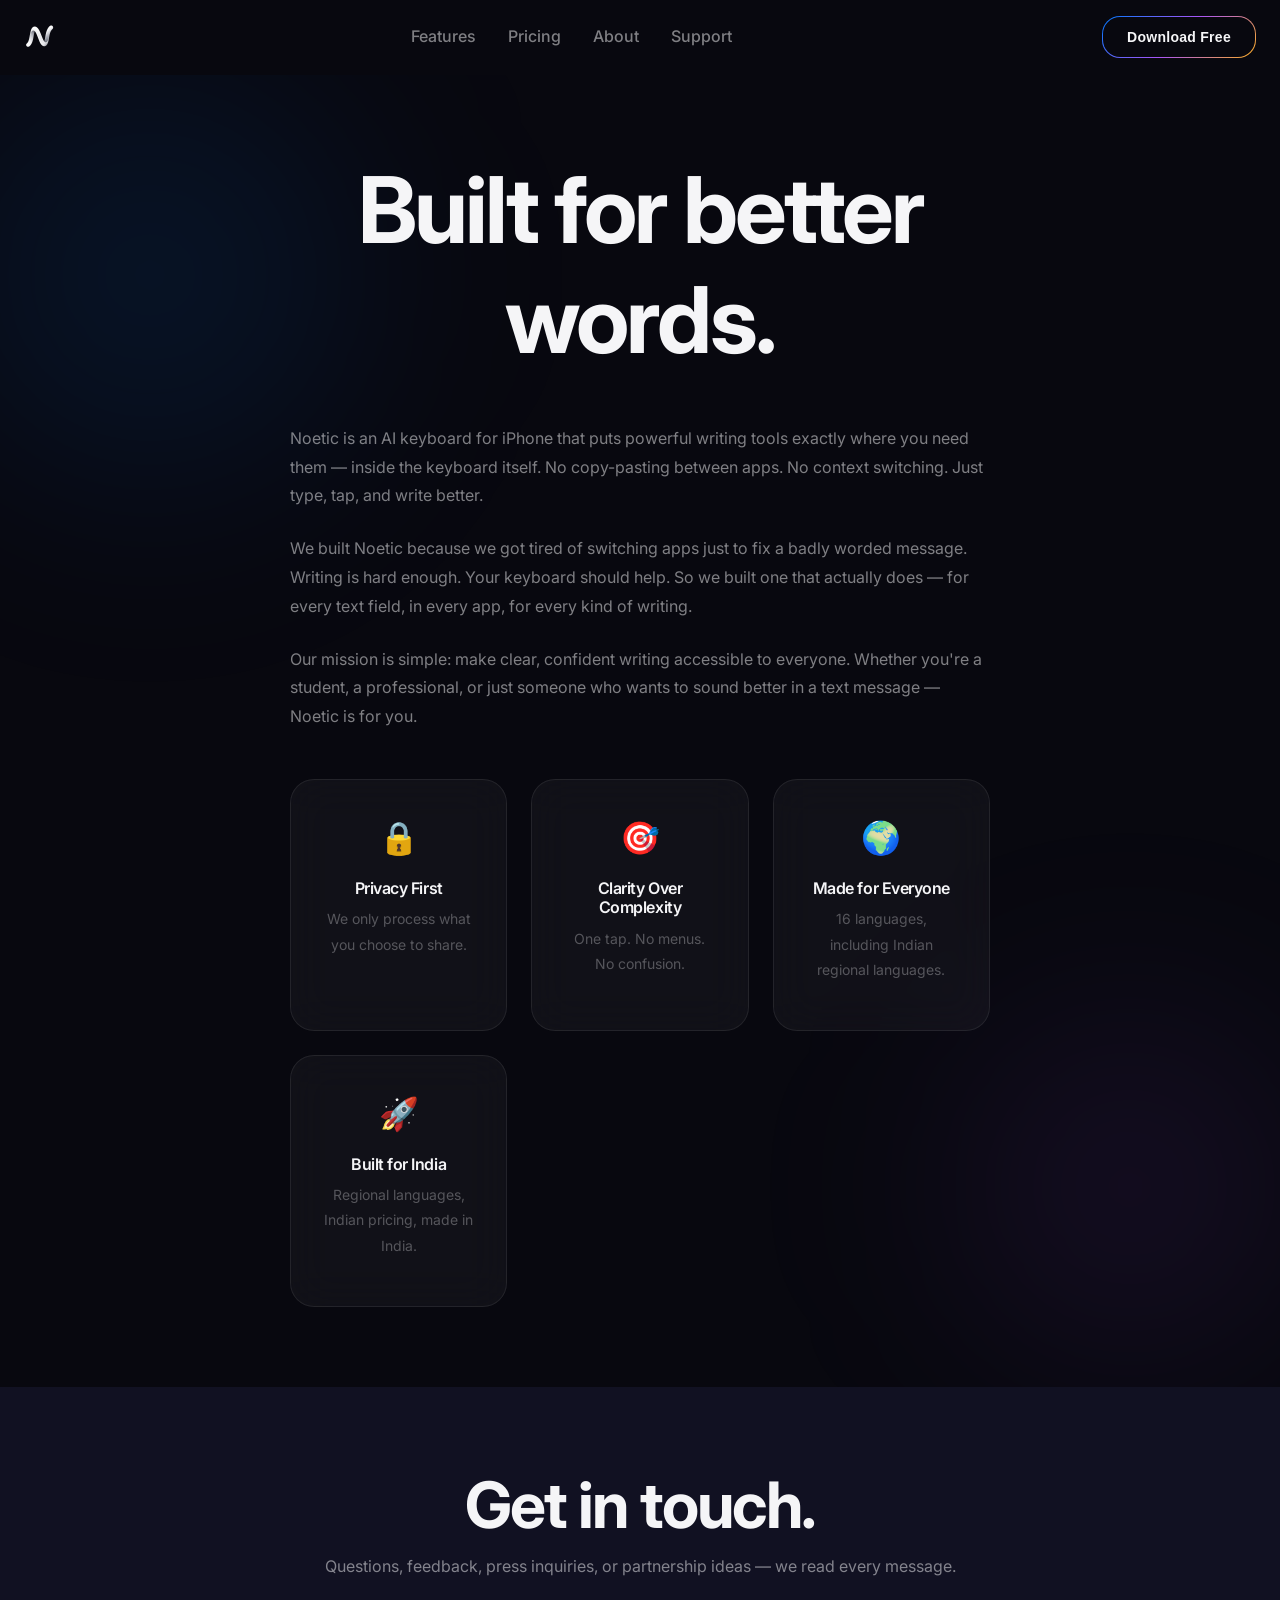
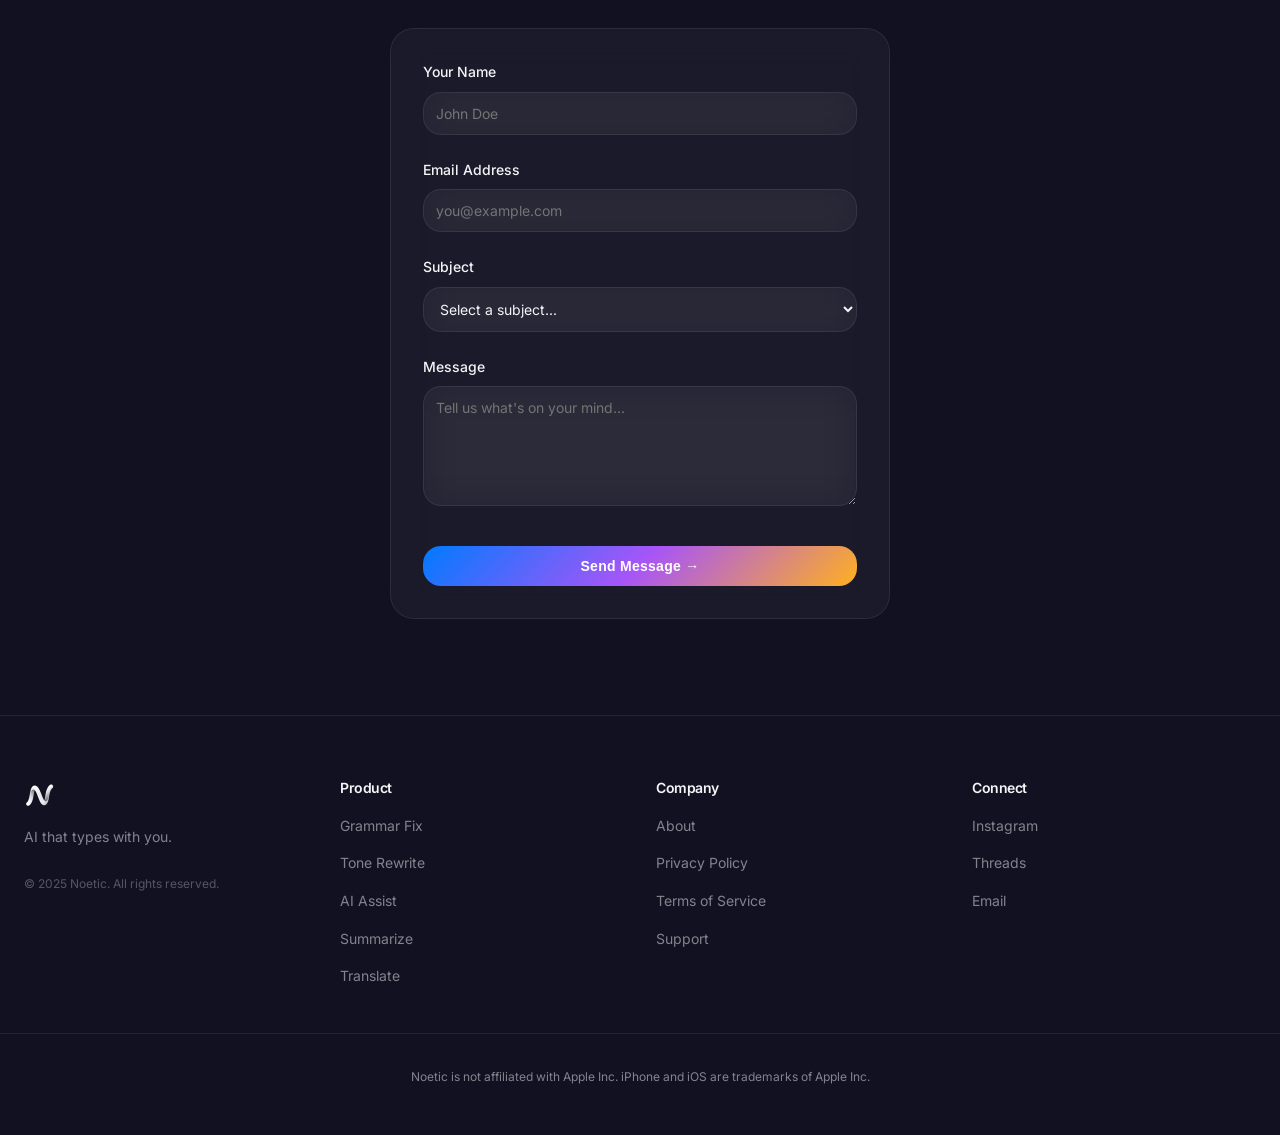
<file: about.html>
<!DOCTYPE html>
<html lang="en">
<head>
  <meta charset="UTF-8">
  <meta name="viewport" content="width=device-width, initial-scale=1.0">
  <meta name="description" content="About Noetic — Learn about our mission to make clear, confident writing accessible to everyone.">
  <meta property="og:title" content="About — Noetic">
  <meta property="og:description" content="Built for better words. Learn about Noetic and our values.">
  <meta property="og:image" content="noetic-logo.png">
  <meta name="twitter:card" content="summary_large_image">
  <meta name="twitter:title" content="About — Noetic">
  <meta name="twitter:description" content="Built for better words. Learn about Noetic and our values.">
  <meta name="twitter:image" content="noetic-logo.png">
  <link rel="canonical" href="https://yoursite.com/about.html">
  <link rel="icon" href="noetic-logo.png">
  <title>About — Noetic</title>
  <link rel="preconnect" href="https://fonts.googleapis.com">
  <link rel="preconnect" href="https://fonts.gstatic.com" crossorigin>
  <link href="https://fonts.googleapis.com/css2?family=Inter:wght@200;300;400;500;600;700;800&display=swap" rel="stylesheet">
  <link rel="stylesheet" href="style.css">
</head>
<body>

<!-- NAVIGATION -->
<nav>
  <div class="nav-container">
    <div class="nav-logo">
      <img src="noetic-logo.png" alt="Noetic" class="logo-img" loading="lazy" onerror="this.style.display='none'; this.nextElementSibling.style.display='inline';">
      <span class="logo-text" style="display:none;">Noetic</span>
    </div>
    
    <ul class="nav-links">
      <li><a href="index.html#features-section">Features</a></li>
      <li><a href="pricing.html">Pricing</a></li>
      <li><a href="about.html">About</a></li>
      <li><a href="support.html">Support</a></li>
    </ul>
    
    <button class="btn btn-ghost nav-cta" onclick="window.location.href='#'"><!-- TODO: Replace # with actual App Store URL after approval -->Download Free</button>
    
    <button class="hamburger" id="hamburger">
      <span></span>
      <span></span>
      <span></span>
    </button>
  </div>
  
  <div class="nav-mobile" id="nav-mobile">
    <ul>
      <li><a href="index.html#features-section">Features</a></li>
      <li><a href="pricing.html">Pricing</a></li>
      <li><a href="about.html">About</a></li>
      <li><a href="support.html">Support</a></li>
      <li><a href="#" class="btn btn-ghost" style="width: 100%; text-align: center;">Download Free</a></li>
    </ul>
  </div>
</nav>

<!-- ABOUT SECTION -->
<section class="section" style="position: relative; padding: 5rem 0;">
  <div class="orb orb-1" style="top: -100px; left: -150px;"></div>
  <div class="orb orb-2" style="bottom: -50px; right: -100px;"></div>
  
  <div class="container" style="position: relative; z-index: 1;">
    <div class="section-content reveal">
      <h1 style="text-align: center; margin-bottom: 3rem;">Built for better words.</h1>
      
      <p style="font-size: 16px; line-height: 1.8; margin-bottom: 1.5rem;">
        Noetic is an AI keyboard for iPhone that puts powerful writing tools exactly where you need them — inside the keyboard itself. No copy-pasting between apps. No context switching. Just type, tap, and write better.
      </p>
      
      <p style="font-size: 16px; line-height: 1.8; margin-bottom: 1.5rem;">
        We built Noetic because we got tired of switching apps just to fix a badly worded message. Writing is hard enough. Your keyboard should help. So we built one that actually does — for every text field, in every app, for every kind of writing.
      </p>
      
      <p style="font-size: 16px; line-height: 1.8; margin-bottom: 3rem;">
        Our mission is simple: make clear, confident writing accessible to everyone. Whether you're a student, a professional, or just someone who wants to sound better in a text message — Noetic is for you.
      </p>
      
      <!-- Values Grid -->
      <div style="display: grid; grid-template-columns: repeat(auto-fit, minmax(200px, 1fr)); gap: 1.5rem;" class="reveal-group">
        <div class="glass" style="padding: 2rem; border-radius: var(--radius-lg); text-align: center;">
          <div style="font-size: 2rem; margin-bottom: 1rem;">🔒</div>
          <h3 style="font-size: 16px; margin-bottom: 0.5rem; font-weight: 600;">Privacy First</h3>
          <p style="font-size: 14px; color: var(--text-tertiary);">We only process what you choose to share.</p>
        </div>
        
        <div class="glass" style="padding: 2rem; border-radius: var(--radius-lg); text-align: center;">
          <div style="font-size: 2rem; margin-bottom: 1rem;">🎯</div>
          <h3 style="font-size: 16px; margin-bottom: 0.5rem; font-weight: 600;">Clarity Over Complexity</h3>
          <p style="font-size: 14px; color: var(--text-tertiary);">One tap. No menus. No confusion.</p>
        </div>
        
        <div class="glass" style="padding: 2rem; border-radius: var(--radius-lg); text-align: center;">
          <div style="font-size: 2rem; margin-bottom: 1rem;">🌍</div>
          <h3 style="font-size: 16px; margin-bottom: 0.5rem; font-weight: 600;">Made for Everyone</h3>
          <p style="font-size: 14px; color: var(--text-tertiary);">16 languages, including Indian regional languages.</p>
        </div>
        
        <div class="glass" style="padding: 2rem; border-radius: var(--radius-lg); text-align: center;">
          <div style="font-size: 2rem; margin-bottom: 1rem;">🚀</div>
          <h3 style="font-size: 16px; margin-bottom: 0.5rem; font-weight: 600;">Built for India</h3>
          <p style="font-size: 14px; color: var(--text-tertiary);">Regional languages, Indian pricing, made in India.</p>
        </div>
      </div>
    </div>
  </div>
</section>

<!-- CONTACT FORM SECTION -->
<section class="section" style="background: var(--bg-alt); padding: 5rem 0;">
  <div class="container">
    <h2 style="text-align: center; margin-bottom: 0.5rem;" class="reveal">Get in touch.</h2>
    <p style="text-align: center; color: var(--text-secondary); margin-bottom: 3rem;" class="reveal">Questions, feedback, press inquiries, or partnership ideas — we read every message.</p>
    
    <div style="max-width: 500px; margin: 0 auto;">
      <!-- Contact Form -->
      <form class="contact-form glass reveal" action="https://formspree.io/f/mpqejjda" method="POST" style="padding: 2rem; border-radius: var(--radius-lg);">
        <!-- Name Field -->
        <div class="form-group">
          <label for="name">Your Name</label>
          <input type="text" id="name" name="name" placeholder="John Doe" required>
        </div>
        
        <!-- Email Field -->
        <div class="form-group">
          <label for="email">Email Address</label>
          <input type="email" id="email" name="email" placeholder="you@example.com" required>
        </div>
        
        <!-- Subject Field -->
        <div class="form-group">
          <label for="subject">Subject</label>
          <select id="subject" name="subject" required>
            <option value="">Select a subject...</option>
            <option value="General Inquiry">General Inquiry</option>
            <option value="Bug Report">Bug Report</option>
            <option value="Feature Request">Feature Request</option>
            <option value="Press">Press</option>
            <option value="Partnership">Partnership</option>
            <option value="Other">Other</option>
          </select>
        </div>
        
        <!-- Message Field -->
        <div class="form-group">
          <label for="message">Message</label>
          <textarea id="message" name="message" placeholder="Tell us what's on your mind..." required></textarea>
        </div>
        
        <!-- Submit Button -->
        <button type="submit" class="btn btn-gradient" style="width: 100%; margin-top: 1rem;">Send Message →</button>
      </form>
      
      <!-- Form Note -->
      <p style="text-align: center; font-size: 12px; color: var(--text-tertiary); margin-top: 1rem;">
        <!-- This form opens the user's email client. For a true server-side contact form, replace this with a Formspree or EmailJS integration later. -->
      </p>
    </div>
  </div>
</section>

<!-- FOOTER -->
<footer>
  <div class="footer-content">
    <div class="footer-column">
      <div class="footer-logo">
        <img src="noetic-logo.png" alt="Noetic" class="logo-img" style="width: 32px; height: 32px;" loading="lazy" onerror="this.style.display='none'; this.nextElementSibling.style.display='inline';">
        <span class="logo-text" style="display:none; font-weight: 700;">Noetic</span>
        <p class="footer-tagline">AI that types with you.</p>
        <p class="footer-copyright">© 2025 Noetic. All rights reserved.</p>
      </div>
    </div>
    
    <div class="footer-column">
      <h4>Product</h4>
      <ul>
        <li><a href="index.html#features">Grammar Fix</a></li>
        <li><a href="index.html#features">Tone Rewrite</a></li>
        <li><a href="index.html#features">AI Assist</a></li>
        <li><a href="index.html#features">Summarize</a></li>
        <li><a href="index.html#features">Translate</a></li>
      </ul>
    </div>
    
    <div class="footer-column">
      <h4>Company</h4>
      <ul>
        <li><a href="about.html">About</a></li>
        <li><a href="privacy.html">Privacy Policy</a></li>
        <li><a href="terms.html">Terms of Service</a></li>
        <li><a href="support.html">Support</a></li>
      </ul>
    </div>
    
    <div class="footer-column">
      <h4>Connect</h4>
      <ul>
        <li><a href="https://www.instagram.com/noetic_aikeyboard" target="_blank" rel="noopener noreferrer">Instagram</a></li>
        <li><a href="https://www.threads.com/@noetic_aikeyboard" target="_blank" rel="noopener noreferrer">Threads</a></li>
        <li><a href="mailto:noeticaikeyboard@gmail.com">Email</a></li>
      </ul>
    </div>
  </div>
  
  <div class="footer-bottom">
    <p>Noetic is not affiliated with Apple Inc. iPhone and iOS are trademarks of Apple Inc.</p>
  </div>
</footer>

<script src="animations.js"></script>
</body>
</html>
</file>
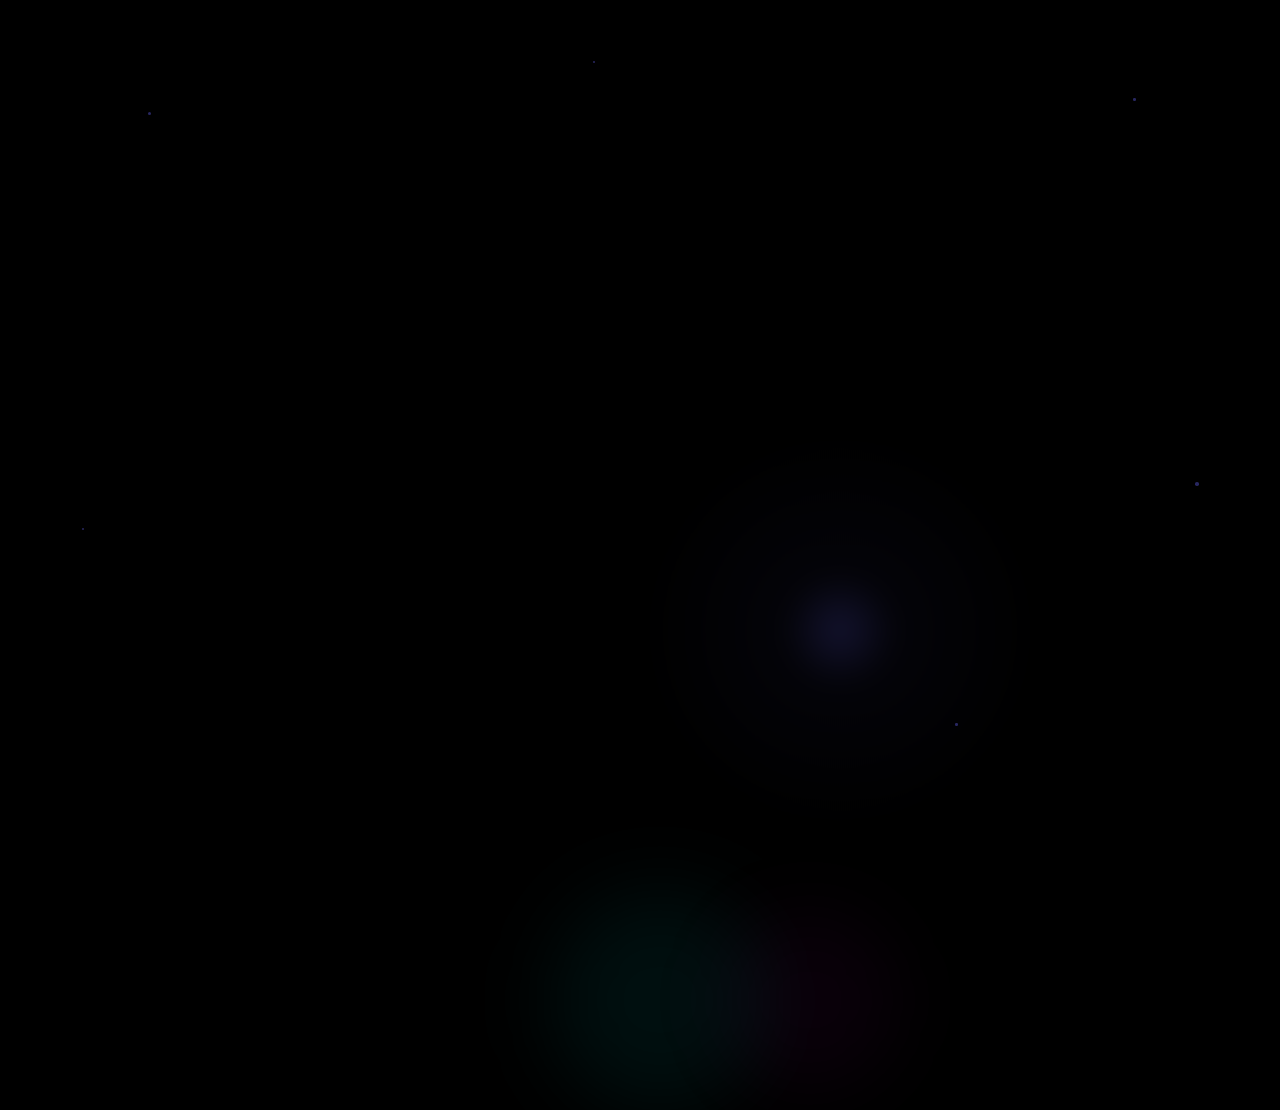
<file: demo-assist.html>
<!DOCTYPE html>
<html lang="en">
<head>
    <meta charset="UTF-8">
    <meta name="viewport" content="width=device-width, initial-scale=1.0">
    <title>Noetic Assist Demo</title>
    <style>
        * {
            margin: 0;
            padding: 0;
            box-sizing: border-box;
        }

        body {
            background: #000;
            font-family: -apple-system, "SF Pro Rounded", BlinkMacSystemFont, sans-serif;
            overflow: hidden;
            width: 100vw;
            height: 100vh;
            display: flex;
            align-items: center;
            justify-content: center;
        }

        .container {
            position: relative;
            width: 100%;
            height: 100%;
            display: flex;
            align-items: center;
            justify-content: center;
        }

        /* Glow Aura */
        .glow-aura {
            position: absolute;
            pointer-events: none;
            z-index: 1;
        }

        .glow-primary {
            width: 400px;
            height: 400px;
            border-radius: 50%;
            background: radial-gradient(circle, rgba(88, 86, 214, 0.22) 0%, rgba(88, 86, 214, 0.04) 20%, transparent 70%);
            filter: blur(12px);
            margin-top: -20px;
            animation: pulse 3s ease-in-out infinite;
        }

        .glow-secondary {
            width: 220px;
            height: 220px;
            border-radius: 50%;
            background: rgba(0, 255, 255, 0.06);
            filter: blur(40px);
            position: absolute;
            margin-left: -90px;
            margin-top: 60px;
        }

        .glow-tertiary {
            width: 180px;
            height: 180px;
            border-radius: 50%;
            background: rgba(128, 0, 128, 0.07);
            filter: blur(35px);
            position: absolute;
            margin-left: 80px;
            margin-top: 80px;
        }

        @keyframes pulse {
            0%, 100% { opacity: 0.12; }
            50% { opacity: 0.22; }
        }

        /* Particle Layer */
        .particle-layer {
            position: absolute;
            top: 0;
            left: 0;
            width: 100%;
            height: 100%;
            pointer-events: none;
        }

        .particle {
            position: absolute;
            border-radius: 50%;
            background: rgba(88, 86, 214, 0.45);
            filter: blur(0.5px);
            opacity: 0;
        }

        /* Headline */
        .headline {
            position: absolute;
            top: 58px;
            left: 28px;
            z-index: 10;
        }

        .headline-line1 {
            font-size: 44px;
            font-weight: bold;
            color: white;
            opacity: 0;
            transform: translateY(22px);
            transition: opacity 0.55s cubic-bezier(0.33, 1, 0.68, 1), transform 0.55s cubic-bezier(0.33, 1, 0.68, 1);
        }

        .headline-line2 {
            font-size: 44px;
            font-weight: bold;
            color: #5856D6;
            opacity: 0;
            transform: translateY(22px);
            transition: opacity 0.55s cubic-bezier(0.33, 1, 0.68, 1), transform 0.55s cubic-bezier(0.33, 1, 0.68, 1);
        }

        .headline-sub {
            font-size: 17px;
            font-weight: 300;
            color: rgba(255, 255, 255, 0.42);
            margin-top: 10px;
            opacity: 0;
            transform: translateY(12px);
            transition: opacity 0.5s ease-out, transform 0.5s ease-out;
        }

        /* Phone Mockup */
        .phone-mockup {
            position: absolute;
            top: 50%;
            left: 50%;
            width: 230px;
            height: 498px;
            background: rgba(10, 10, 26, 1);
            border-radius: 44px;
            transform: translate(-50%, -50%) scale(0.82);
            opacity: 0;
            transform-origin: center;
            transition: opacity 0.65s cubic-bezier(0.33, 1, 0.68, 1), transform 0.65s cubic-bezier(0.33, 1, 0.68, 1);
            box-shadow: 0 12px 22px rgba(88, 86, 214, 0.3), 0 18px 35px rgba(0, 0, 0, 0.55);
            border: 0.5px solid rgba(255, 255, 255, 0.1);
            overflow: visible;
            z-index: 5;
        }

        .phone-mockup.visible {
            opacity: 1;
            transform: translate(-50%, -50%) scale(0.82);
        }

        .phone-mockup.assist-border {
            border-color: rgba(88, 86, 214, 0.15);
        }

        .dynamic-island {
            width: 90px;
            height: 26px;
            background: rgba(255, 255, 255, 0.15);
            border-radius: 13px;
            margin: 8px auto 0;
        }

        .phone-glass {
            position: absolute;
            top: 0;
            left: 0;
            right: 0;
            height: 60px;
            background: linear-gradient(to bottom, rgba(255, 255, 255, 0.07), transparent);
            border-radius: 44px;
            pointer-events: none;
        }

        .volume-buttons {
            position: absolute;
            left: -3px;
            top: 90px;
            display: flex;
            flex-direction: column;
            gap: 10px;
        }

        .volume-btn {
            width: 3px;
            height: 28px;
            background: rgba(255, 255, 255, 0.14);
            border-radius: 1.5px;
        }

        .power-button {
            position: absolute;
            right: -3px;
            top: 110px;
            width: 3px;
            height: 42px;
            background: rgba(255, 255, 255, 0.14);
            border-radius: 1.5px;
        }

        /* Chat Area */
        .chat-area {
            padding: 20px 12px 6px;
        }

        .chat-header {
            display: flex;
            align-items: center;
            gap: 6px;
            margin-bottom: 6px;
        }

        .chat-avatar {
            width: 18px;
            height: 18px;
            border-radius: 50%;
            background: linear-gradient(to bottom, #5856D6, #800080);
            display: flex;
            align-items: center;
            justify-content: center;
        }

        .chat-avatar span {
            font-size: 8px;
            font-weight: bold;
            color: white;
        }

        .chat-name {
            font-size: 11px;
            font-weight: 600;
            color: rgba(255, 255, 255, 0.65);
        }

        .chat-status {
            width: 5px;
            height: 5px;
            background: #00FF00;
            border-radius: 50%;
            margin-left: auto;
        }

        .chat-bubbles {
            display: flex;
            flex-direction: column;
            gap: 6px;
            padding: 0 10px;
        }

        .bubble {
            padding: 7px 10px;
            border-radius: 11px;
            font-size: 11px;
            max-width: 80%;
        }

        .bubble-incoming {
            background: rgba(255, 255, 255, 0.09);
            color: rgba(255, 255, 255, 0.8);
            align-self: flex-start;
        }

        .bubble-sent {
            background: #5856D6;
            color: white;
            align-self: flex-end;
            opacity: 0;
            transform: scale(0.82) translate(8px, 4px);
            transition: opacity 0.45s cubic-bezier(0.33, 1, 0.68, 1), transform 0.45s cubic-bezier(0.33, 1, 0.68, 1);
        }

        .bubble-sent.visible {
            opacity: 1;
            transform: scale(1) translate(0, 0);
        }

        /* Keyboard Spacer */
        .keyboard-spacer {
            height: 8px;
            transition: height 0.55s cubic-bezier(0.33, 1, 0.68, 1);
        }

        .keyboard-spacer.popped {
            height: 223px;
        }

        /* Mock Keyboard - positioned inside phone-mockup using top, fully opaque */
        .mock-keyboard {
            position: absolute;
            top: 498px;
            left: 50%;
            transform: translateX(-50%) scale(0.88);
            opacity: 0;
            transition: opacity 0.5s cubic-bezier(0.33, 1, 0.68, 1), transform 0.5s cubic-bezier(0.33, 1, 0.68, 1), top 0.55s cubic-bezier(0.33, 1, 0.68, 1);
            width: 264px;
            height: 215px;
            background: rgb(30, 30, 40);
            backdrop-filter: none;
            border-radius: 18px;
            overflow: hidden;
            padding: 4px 0 6px;
            box-shadow: 0 14px 24px rgba(0, 0, 0, 0.65);
            border: 0.5px solid rgba(255, 255, 255, 0.12);
            z-index: 50;
        }

        .mock-keyboard.visible {
            top: 275px;
            opacity: 1;
            transform: translateX(-50%) scale(1);
        }

        /* Standard Keyboard */
        .standard-keyboard {
            padding: 0;
        }

        .suggestions-bar {
            display: flex;
            height: 26px;
            background: rgb(25, 25, 35);
        }

        .suggestion {
            flex: 1;
            display: flex;
            align-items: center;
            justify-content: center;
            font-size: 11px;
            color: rgba(255, 255, 255, 0.8);
            border-right: 1px solid rgba(255, 255, 255, 0.08);
        }

        .suggestion:last-child {
            border-right: none;
        }

        .qwerty-row {
            display: flex;
            justify-content: center;
            gap: 4px;
            padding: 0 3px;
            margin-top: 6px;
        }

        .key {
            width: 22px;
            height: 32px;
            background: rgba(255, 255, 255, 0.12);
            border-radius: 5px;
            display: flex;
            align-items: center;
            justify-content: center;
            font-size: 12px;
            color: white;
            position: relative;
            box-shadow: 0 1px 0 rgba(0, 0, 0, 0.25);
            transition: background 0.08s ease-out;
        }

        .key.highlighted {
            background: rgba(255, 255, 255, 0.35);
        }

        .key-popup {
            position: absolute;
            width: 26px;
            height: 36px;
            background: white;
            border-radius: 6px;
            box-shadow: 0 2px 6px rgba(0, 0, 0, 0.35);
            display: flex;
            align-items: center;
            justify-content: center;
            color: black;
            font-size: 14px;
            font-weight: 500;
            pointer-events: none;
            z-index: 200;
            opacity: 0;
            transform: scale(0.5);
            transition: transform 0.08s ease-out, opacity 0.08s ease-out;
        }

        .key-popup.visible {
            opacity: 0.92;
            transform: scale(1);
        }

        .key-space {
            width: 120px;
        }

        .key-special {
            width: 34px;
        }

        .key-return {
            width: 56px;
            background: rgb(88, 86, 214);
        }

        .bottom-bar {
            display: flex;
            align-items: center;
            justify-content: space-between;
            height: 24px;
            padding: 0 12px 2px;
            background: rgb(30, 30, 40);
        }

        .bottom-icon {
            width: 32px;
            height: 32px;
            display: flex;
            align-items: center;
            justify-content: center;
            color: rgba(255, 255, 255, 0.6);
            font-size: 16px;
        }

        .home-indicator {
            width: 70px;
            height: 4px;
            background: rgba(255, 255, 255, 0.25);
            border-radius: 2px;
            margin-bottom: 6px;
        }

        /* Noetic Keyboard */
        .noetic-keyboard {
            display: flex;
            flex-direction: column;
            height: 100%;
        }

        .noetic-header {
            display: flex;
            align-items: center;
            height: 44px;
            background: rgb(20, 20, 30);
            border-bottom: 0.5px solid rgba(255, 255, 255, 0.08);
            padding: 0 8px;
        }

        .brand-chip {
            padding: 0 8px;
            display: flex;
            align-items: center;
            justify-content: center;
            min-width: 24px;
            min-height: 24px;
        }

        .brand-chip img {
            width: 20px;
            height: 20px;
            object-fit: contain;
            border-radius: 4px;
        }

        .header-divider {
            width: 0.5px;
            height: 18px;
            background: rgba(255, 255, 255, 0.12);
            flex-shrink: 0;
        }

        .tab-bar {
            display: flex;
            flex: 1;
        }

        .tab-btn {
            flex: 1;
            display: flex;
            flex-direction: column;
            align-items: center;
            justify-content: center;
            gap: 2px;
            color: rgba(255, 255, 255, 0.4);
            font-size: 11px;
            font-weight: 600;
            opacity: 0;
            transform: translateY(6px);
            transition: opacity 0.3s cubic-bezier(0.33, 1, 0.68, 1), transform 0.3s cubic-bezier(0.33, 1, 0.68, 1);
            position: relative;
        }

        .tab-btn.visible {
            opacity: 1;
            transform: translateY(0);
        }

        .tab-btn.active {
            color: white;
        }

        .tab-btn.active::before {
            content: '';
            position: absolute;
            top: -2px;
            left: 2px;
            right: 2px;
            bottom: -2px;
            background: rgba(255, 255, 255, 0.08);
            border-radius: 6px;
            border: 0.5px solid rgba(255, 255, 255, 0.06);
        }

        .tab-btn-icon {
            font-size: 11px;
            display: flex;
            align-items: center;
            justify-content: center;
        }

        .tab-btn-icon svg {
            fill: currentColor;
        }

        .tab-btn-label {
            font-size: 8px;
            font-weight: 600;
        }

        .assist-chips-row {
            display: flex;
            gap: 6px;
            padding: 6px 8px;
            height: 44px;
            overflow-x: auto;
            scrollbar-width: none;
        }

        .assist-chips-row::-webkit-scrollbar {
            display: none;
        }

        .assist-chip {
            display: flex;
            gap: 4px;
            padding: 4px 10px;
            height: 30px;
            border-radius: 15px;
            font-size: 10px;
            font-weight: 600;
            color: rgba(255, 255, 255, 0.65);
            background: rgba(255, 255, 255, 0.08);
            align-items: center;
            justify-content: center;
            white-space: nowrap;
            flex-shrink: 0;
            transition: transform 0.2s cubic-bezier(0.33, 1, 0.68, 1), background 0.2s, color 0.2s;
        }

        .assist-chip.selected {
            color: white;
            background: rgb(88, 86, 214);
        }

        .assist-chip.glowing {
            animation: assistGlow 0.6s ease-in-out infinite;
        }

        .assist-chip.pressed {
            transform: scale(0.86);
        }

        @keyframes assistGlow {
            0%, 100% { box-shadow: 0 0 10px rgba(88, 86, 214, 0.5); }
            50% { box-shadow: 0 0 20px rgba(88, 86, 214, 0.8); }
        }

        .content-card {
            flex: 1;
            padding: 6px 8px 4px;
            background: rgb(35, 35, 45);
            border-radius: 8px;
            border: 0.5px solid rgba(255, 255, 255, 0.06);
            margin: 0 8px;
            height: 130px;
            display: flex;
            flex-direction: column;
        }

        .content-card-processing {
            padding: 10px 16px;
            height: 100%;
            display: flex;
            flex-direction: column;
            justify-content: center;
            box-sizing: border-box;
        }

        .loading-header {
            display: flex;
            align-items: center;
            gap: 8px;
        }

        .loading-spinner {
            width: 14px;
            height: 14px;
            position: relative;
        }

        .loading-spinner::before {
            content: '';
            position: absolute;
            inset: 0;
            border-radius: 50%;
            border: 1.2px solid rgba(255, 255, 255, 0.12);
        }

        .loading-spinner::after {
            content: '';
            position: absolute;
            inset: 0;
            border-radius: 50%;
            border: 1.2px solid transparent;
            border-top-color: rgba(255, 255, 255, 0.45);
            animation: spin 1.5s linear infinite;
        }

        @keyframes spin {
            to { transform: rotate(360deg); }
        }

        .loading-text {
            font-size: 11px;
            font-weight: bold;
            color: white;
        }

        .loading-dots {
            display: flex;
            gap: 3px;
        }

        .loading-dot {
            width: 3.5px;
            height: 3.5px;
            background: rgba(255, 255, 255, 0.45);
            border-radius: 50%;
            animation: dotPulse 0.5s ease-in-out infinite;
        }

        .loading-dot:nth-child(2) {
            animation-delay: 0.15s;
        }

        .loading-dot:nth-child(3) {
            animation-delay: 0.3s;
        }

        @keyframes dotPulse {
            0%, 100% { transform: scale(0.5); }
            50% { transform: scale(1); }
        }

        .skeleton-lines {
            display: flex;
            flex-direction: column;
            gap: 5px;
            margin-top: 2px;
            opacity: 0.25;
            animation: skeletonPulse 0.8s ease-in-out infinite;
        }

        @keyframes skeletonPulse {
            0%, 100% { opacity: 0.25; }
            50% { opacity: 0.55; }
        }

        .skeleton-line {
            height: 5px;
            background: rgba(255, 255, 255, 0.18);
            border-radius: 3px;
        }

        .skeleton-line.short {
            width: 120px;
        }

        /* Original Input Bar - always at bottom */
        .input-bar-original {
            position: absolute;
            bottom: 26px;
            left: 50%;
            transform: translateX(-50%);
            width: 202px;
            padding: 5px 8px;
            background: rgba(255, 255, 255, 0.05);
            border-radius: 14px;
            border: 0.5px solid rgba(255, 255, 255, 0.06);
            display: flex;
            align-items: flex-end;
            gap: 6px;
            box-shadow: 0 5px 10px rgba(0, 0, 0, 0.55);
            z-index: 150;
        }

        .input-bar-original.hidden {
            opacity: 0;
            pointer-events: none;
            transform: translateX(-50%) translateY(8px);
            transition: opacity 0.2s ease, transform 0.2s ease;
        }

        /* Keyboard Input Bar - appears above keyboard */
        .input-bar-keyboard {
            position: absolute;
            top: 220px;
            left: 50%;
            transform: translateX(-50%) translateY(16px);
            width: 264px;
            padding: 5px 8px;
            background: rgba(255, 255, 255, 0.16);
            border-radius: 14px;
            border: 0.5px solid rgba(255, 255, 255, 0.2);
            display: flex;
            align-items: flex-end;
            gap: 6px;
            opacity: 0;
            transition: opacity 1s cubic-bezier(0.33, 1, 0.68, 1), transform 1s cubic-bezier(0.33, 1, 0.68, 1), width 0.55s cubic-bezier(0.33, 1, 0.68, 1), background 0.3s, border-color 0.3s, top 0.3s cubic-bezier(0.33, 1, 0.68, 1);
            box-shadow: 0 5px 10px rgba(0, 0, 0, 0.55), 0 3px 8px rgba(88, 86, 214, 0.15);
            z-index: 150;
        }

        .input-bar-keyboard.visible {
            opacity: 1;
            transform: translateX(-50%) translateY(0);
        }

        .input-bar-keyboard.leaving {
            top: 580px;
            opacity: 0;
            transition: top 0.55s cubic-bezier(0.33, 1, 0.68, 1), opacity 0.35s ease;
        }

        .input-text {
            flex: 1;
            font-size: 13px;
            color: white;
            min-height: 20px;
            max-height: 34px;
            line-height: 1.4;
            position: relative;
            overflow-y: auto;
            overflow-x: hidden;
            scrollbar-width: none;
            -ms-overflow-style: none;
        }

        .input-text::-webkit-scrollbar {
            display: none;
        }

        .input-bar-keyboard.fixed .text-layer-fixed {
            position: relative;
        }

        .input-bar-keyboard.fixed .text-layer-draft {
            display: none;
        }

        .text-layer-fixed {
            position: absolute;
            top: 0;
            left: 0;
            width: 100%;
            clip-path: inset(0 100% 0 0);
            white-space: pre-wrap;
            word-break: break-word;
            color: white;
            pointer-events: none;
        }

        .text-layer-draft {
            position: relative;
            width: 100%;
            white-space: pre-wrap;
            word-break: break-word;
            clip-path: inset(0 0 0 0);
        }

        .input-text .placeholder {
            color: rgba(255, 255, 255, 0.2);
        }

        .send-btn {
            width: 18px;
            height: 18px;
            border-radius: 50%;
            background: rgba(255, 255, 255, 0.12);
            display: flex;
            align-items: center;
            justify-content: center;
            color: white;
            font-size: 9px;
            font-weight: bold;
            transition: transform 0.2s cubic-bezier(0.33, 1, 0.68, 1), background 0.3s;
        }

        .send-btn.active {
            background: #5856D6;
        }

        .send-btn.glowing {
            animation: sendGlow 0.6s ease-in-out infinite;
        }

        .send-btn.pressed {
            transform: scale(0.82);
        }

        @keyframes sendGlow {
            0%, 100% { box-shadow: 0 0 10px rgba(88, 86, 214, 0.5); }
            50% { box-shadow: 0 0 20px rgba(88, 86, 214, 0.8); }
        }

        /* Particle Canvas - positioned inside phone-mockup using top */
        .particle-canvas {
            position: absolute;
            top: 466px;
            left: 50%;
            transform: translateX(-50%);
            pointer-events: none;
            z-index: 152;
            width: 264px;
            height: 40px;
            opacity: 0;
            transition: top 0.55s cubic-bezier(0.33, 1, 0.68, 1), opacity 0.3s;
        }

        .particle-canvas.visible {
            top: 230px;
            opacity: 1;
        }

        /* Fade All */
        .fade-all {
            opacity: 0 !important;
            transform: scale(0.93) !important;
            transition: opacity 1s ease-in-out, transform 1s ease-in-out;
        }
    </style>
</head>
<body>
    <div class="container" id="container">
        <!-- Glow Aura -->
        <div class="glow-aura" id="glowAura">
            <div class="glow-primary"></div>
            <div class="glow-secondary"></div>
            <div class="glow-tertiary"></div>
        </div>

        <!-- Particle Layer -->
        <div class="particle-layer" id="particleLayer"></div>

        <!-- Headline -->
        <div class="headline">
            <div class="headline-line1" id="line1">Ask anything.</div>
            <div class="headline-line2" id="line2">Get it done.</div>
            <div class="headline-sub" id="sub">Move at thought speed.</div>
        </div>

        <!-- Phone Mockup -->
        <div class="phone-mockup" id="phone">
            <div class="phone-glass"></div>
            <div class="dynamic-island"></div>
            
            <!-- Volume Buttons -->
            <div class="volume-buttons">
                <div class="volume-btn"></div>
                <div class="volume-btn"></div>
            </div>
            
            <!-- Power Button -->
            <div class="power-button"></div>

            <!-- Chat Area -->
            <div class="chat-area">
                <div class="chat-header">
                    <div class="chat-avatar">
                        <span>W</span>
                    </div>
                    <div class="chat-name">Prof. William</div>
                    <div class="chat-status"></div>
                </div>
                <div class="chat-bubbles">
                    <div class="bubble bubble-incoming">Your absence from today's class has been noted.</div>
                    <div class="bubble bubble-sent" id="sentBubble">Dear Professor, I apologize for missing today's class due to a personal issue. I'll catch up on the missed work. Thank you.</div>
                </div>
            </div>

            <!-- Keyboard Spacer -->
            <div class="keyboard-spacer" id="keyboardSpacer"></div>

            <!-- Mock Keyboard - positioned inside phone-mockup -->
            <div class="mock-keyboard" id="mockKeyboard">
            <!-- Standard Keyboard -->
            <div class="standard-keyboard" id="standardKeyboard">
                <div class="suggestions-bar">
                    <div class="suggestion">Yeah</div>
                    <div class="suggestion">Sure</div>
                    <div class="suggestion">Okay</div>
                </div>
                <div class="qwerty-row">
                    <div class="key" data-key="Q">Q</div>
                    <div class="key" data-key="W">W</div>
                    <div class="key" data-key="E">E</div>
                    <div class="key" data-key="R">R</div>
                    <div class="key" data-key="T">T</div>
                    <div class="key" data-key="Y">Y</div>
                    <div class="key" data-key="U">U</div>
                    <div class="key" data-key="I">I</div>
                    <div class="key" data-key="O">O</div>
                    <div class="key" data-key="P">P</div>
                </div>
                <div class="qwerty-row">
                    <div class="key" data-key="A">A</div>
                    <div class="key" data-key="S">S</div>
                    <div class="key" data-key="D">D</div>
                    <div class="key" data-key="F">F</div>
                    <div class="key" data-key="G">G</div>
                    <div class="key" data-key="H">H</div>
                    <div class="key" data-key="J">J</div>
                    <div class="key" data-key="K">K</div>
                    <div class="key" data-key="L">L</div>
                </div>
                <div class="qwerty-row">
                    <div class="key key-special" data-key="SHIFT">⇧</div>
                    <div class="key" data-key="Z">Z</div>
                    <div class="key" data-key="X">X</div>
                    <div class="key" data-key="C">C</div>
                    <div class="key" data-key="V">V</div>
                    <div class="key" data-key="B">B</div>
                    <div class="key" data-key="N">N</div>
                    <div class="key" data-key="M">M</div>
                    <div class="key key-special" data-key="BACKSPACE">⌫</div>
                </div>
                <div class="qwerty-row">
                    <div class="key key-special" data-key="123">123</div>
                    <div class="key key-space" data-key="SPACE">space</div>
                    <div class="key key-return" data-key="RETURN">return</div>
                </div>
                <div class="bottom-bar">
                    <div class="bottom-icon"><svg width="16" height="16" viewBox="0 0 24 24" fill="currentColor" style="color: rgba(255,255,255,0.6);"><path d="M12 2C6.48 2 2 6.48 2 12s4.48 10 10 10 10-4.48 10-10S17.52 2 12 2zm-1 17.93c-3.95-.49-7-3.85-7-7.93 0-.62.08-1.21.21-1.79L9 15v1c0 1.1.9 2 2 2v1.93zm6.9-2.54c-.26-.81-1-1.39-1.9-1.39h-1v-3c0-.55-.45-1-1-1H8v-2h2c.55 0 1-.45 1-1V7h2c1.1 0 2-.9 2-2v-.41c2.93 1.19 5 4.06 5 7.41 0 2.08-.8 3.97-2.1 5.39z"/></svg></div>
                    <div class="home-indicator"></div>
                    <div class="bottom-icon"><svg width="16" height="16" viewBox="0 0 24 24" fill="currentColor" style="color: rgba(255,255,255,0.6);"><path d="M12 14c1.66 0 3-1.34 3-3V5c0-1.66-1.34-3-3-3S9 3.34 9 5v6c0 1.66 1.34 3 3 3zm-1-9c0-.55.45-1 1-1s1 .45 1 1v6c0 .55-.45 1-1 1s-1-.45-1-1V5zm6 6c0 2.76-2.24 5-5 5s-5-2.24-5-5H5c0 3.53 2.61 6.43 6 6.92V21h2v-3.08c3.39-.49 6-3.39 6-6.92h-2z"/></svg></div>
                </div>
            </div>

            <!-- Noetic Keyboard -->
            <div class="noetic-keyboard" id="noeticKeyboard" style="display: none;">
                <div class="noetic-header">
                    <div class="brand-chip"><img src="noetic-logo.png"></div>
                    <div class="header-divider"></div>
                    <div class="tab-bar">
                        <div class="tab-btn" id="tab1">
                            <span class="tab-btn-icon"><svg width="11" height="11" viewBox="0 0 24 24" fill="currentColor"><path d="M12 2C6.48 2 2 6.48 2 12s4.48 10 10 10 10-4.48 10-10S17.52 2 12 2zm-2 15l-5-5 1.41-1.41L10 14.17l7.59-7.59L19 8l-9 9z"/></svg></span>
                            <span class="tab-btn-label">Fix</span>
                        </div>
                        <div class="tab-btn" id="tab2">
                            <span class="tab-btn-icon"><svg width="11" height="11" viewBox="0 0 24 24" fill="currentColor"><rect x="2" y="8" width="2.5" height="8" rx="1"/><rect x="6.5" y="5" width="2.5" height="14" rx="1"/><rect x="11" y="2" width="2.5" height="20" rx="1"/><rect x="15.5" y="5" width="2.5" height="14" rx="1"/><rect x="20" y="8" width="2.5" height="8" rx="1"/></svg></span>
                            <span class="tab-btn-label">Tone</span>
                        </div>
                        <div class="tab-btn active" id="tab3">
                            <span class="tab-btn-icon"><svg width="11" height="11" viewBox="0 0 24 24" fill="currentColor"><path d="M12 2L14.5 9H22L16 13.5L18.5 21L12 16.5L5.5 21L8 13.5L2 9H9.5L12 2z"/></svg></span>
                            <span class="tab-btn-label">Assist</span>
                        </div>
                        <div class="tab-btn" id="tab4">
                            <span class="tab-btn-icon"><svg width="11" height="11" viewBox="0 0 24 24" fill="currentColor"><path d="M14 2H6c-1.1 0-2 .9-2 2v16c0 1.1.9 2 2 2h12c1.1 0 2-.9 2-2V8l-6-6zm2 16H8v-2h8v2zm0-4H8v-2h8v2zm-3-5V3.5L18.5 9H13z"/></svg></span>
                            <span class="tab-btn-label">Summarize</span>
                        </div>
                        <div class="tab-btn" id="tab5">
                            <span class="tab-btn-icon"><svg width="11" height="11" viewBox="0 0 24 24" fill="currentColor"><path d="M12.87 15.07l-2.54-2.51.03-.03A17.52 17.52 0 0014.07 6H17V4h-7V2H8v2H1v2h11.17C11.5 7.92 10.44 9.75 9 11.35 8.07 10.32 7.3 8.85 6.75 7.14c-.36-.96-.52-2.03-.5-3.14H4.25c.02 1.48.34 2.82.95 4 .6 1.16 1.46 2.21 2.54 3.14C9.64 16.5 12.87 15.07 12.87 15.07zM18.5 10h-2L12 22h2l1.12-3h4.75L21 22h2l-4.5-12zm-2.62 7l1.62-4.33L19.12 17h-3.24z"/></svg></span>
                            <span class="tab-btn-label">Translate</span>
                        </div>
                    </div>
                </div>
                <div class="assist-chips-row" id="assistChipsRow">
                    <div class="assist-chip" data-option="Ask" id="chipAsk">
                        <svg width="10" height="10" viewBox="0 0 24 24" fill="currentColor"><path d="M12 2C6.48 2 2 6.48 2 12s4.48 10 10 10 10-4.48 10-10S17.52 2 12 2zm1 17h-2v-2h2v2zm2.07-7.75l-.9.92C13.45 12.9 13 13.5 13 15h-2v-.5c0-1.1.45-2.1 1.17-2.83l1.24-1.26c.37-.36.59-.86.59-1.41 0-1.1-.9-2-2-2s-2 .9-2 2H8c0-2.21 1.79-4 4-4s4 1.79 4 4c0 .88-.36 1.68-.93 2.25z"/></svg>
                        <span>Ask</span>
                    </div>
                    <div class="assist-chip" data-option="Humanize" id="chipHumanize">
                        <svg width="10" height="10" viewBox="0 0 24 24" fill="currentColor"><path d="M12 12c2.21 0 4-1.79 4-4s-1.79-4-4-4-4 1.79-4 4 1.79 4 4 4zm0 2c-2.67 0-8 1.34-8 4v2h16v-2c0-2.66-5.33-4-8-4z"/></svg>
                        <span>Humanize</span>
                    </div>
                    <div class="assist-chip" data-option="Auto Reply" id="chipAutoReply">
                        <svg width="10" height="10" viewBox="0 0 24 24" fill="currentColor"><path d="M12 2C6.48 2 2 6.48 2 12s4.48 10 10 10 10-4.48 10-10S17.52 2 12 2zm0 18c-4.41 0-8-3.59-8-8s3.59-8 8-8 8 3.59 8 8-3.59 8-8 8zm3.5-9c.83 0 1.5-.67 1.5-1.5S16.33 8 15.5 8 14 8.67 14 9.5s.67 1.5 1.5 1.5zm-7 0c.83 0 1.5-.67 1.5-1.5S9.33 8 8.5 8 7 8.67 7 9.5 7.67 11 8.5 11zm3.5 6.5c2.33 0 4.31-1.46 5.11-3.5H6.89c.8 2.04 2.78 3.5 5.11 3.5z"/></svg>
                        <span>Auto Reply</span>
                    </div>
                    <div class="assist-chip" data-option="Expand" id="chipExpand">
                        <svg width="10" height="10" viewBox="0 0 24 24" fill="currentColor"><path d="M19 19H5V5h7V3H5c-1.11 0-2 .9-2 2v14c0 1.1.89 2 2 2h14c1.1 0 2-.9 2-2v-7h-2v7zM14 3v2h3.59l-9.83 9.83 1.41 1.41L19 6.41V10h2V3h-7z"/></svg>
                        <span>Expand</span>
                    </div>
                    <div class="assist-chip" data-option="Shorten" id="chipShorten">
                        <svg width="10" height="10" viewBox="0 0 24 24" fill="currentColor"><path d="M19 13H5v-2h14v2z"/></svg>
                        <span>Shorten</span>
                    </div>
                    <div class="assist-chip" data-option="Paraphrase" id="chipParaphrase">
                        <svg width="10" height="10" viewBox="0 0 24 24" fill="currentColor"><path d="M4 6H2v14c0 1.1.9 2 2 2h14v-2H4V6zm16-4H8c-1.1 0-2 .9-2 2v12c0 1.1.9 2 2 2h12c1.1 0 2-.9 2-2V4c0-1.1-.9-2-2-2zm-1 9h-4v4h-2v-4H9V9h4V5h2v4h4v2z"/></svg>
                        <span>Paraphrase</span>
                    </div>
                </div>
                <div class="content-card" id="contentCard">
                    <div style="display: flex; flex-direction: column; align-items: center; justify-content: center; height: 100%; gap: 10px;">
                        <svg width="20" height="20" viewBox="0 0 24 24" fill="rgba(255,255,255,0.75)"><path d="M12 2l1.5 5.5L19 9l-5.5 1.5L12 16l-1.5-5.5L5 9l5.5-1.5z"/></svg>
                        <span style="font-size: 11px; font-weight: 600; color: white;">Ready to assist you</span>
                    </div>
                </div>
            </div>
            </div>

            <!-- Key Popup - outside keyboard to avoid overflow clipping -->
            <div class="key-popup" id="keyPopup"></div>

            <!-- Original Input Bar - always at bottom -->
            <div class="input-bar input-bar-original" id="inputBarOriginal">
                <div class="input-text" id="inputTextOriginal">iMessage</div>
                <div class="send-btn" id="sendBtnOriginal">↑</div>
            </div>

            <!-- Keyboard Input Bar - appears above keyboard -->
            <div class="input-bar input-bar-keyboard" id="inputBarKeyboard">
                <div class="input-text" id="inputTextKeyboard">
                    <div class="text-layer-fixed" id="textLayerFixed"></div>
                    <div class="text-layer-draft" id="textLayerDraft"><span id="textLayerDraftInner"></span></div>
                </div>
                <div class="send-btn" id="sendBtnKeyboard">↑</div>
            </div>

            <!-- Particle Canvas for magic sweep - positioned inside phone-mockup -->
            <canvas class="particle-canvas" id="magicCanvas" width="264" height="40"></canvas>
        </div>
    </div>

    <script>
        // Constants
        const DRAFT_STR = "apology message for not attending classes today";
        const RESULT_STR = "Dear Professor, I apologize for missing today's class due to a personal issue. I'll catch up on the missed work. Thank you.";
        const CHAT_MSG = "Your absence from today's class has been noted.";

        // State
        let loopToken = Date.now();
        let keyboardState = 'hidden'; // hidden, standard, noetic
        let currentInputText = "";
        let isFixed = false;
        let isProcessing = false;
        let isAssistChipGlowing = false;
        let isAssistChipPressed = false;
        let isReplaceButtonGlowing = false;
        let isReplaceButtonPressed = false;
        let isSendButtonGlowing = false;
        let isSendButtonPressed = false;
        let messageSent = false;
        let showSentBubble = false;
        let fadeAll = false;
        let magicRevealProgress = 0;
        let inputBarTextShowsFixed = false;
        let tabCascadePhase = 0;
        let magicParticles = [];

        // DOM Elements
        const line1 = document.getElementById('line1');
        const line2 = document.getElementById('line2');
        const sub = document.getElementById('sub');
        const phone = document.getElementById('phone');
        const keyboardSpacer = document.getElementById('keyboardSpacer');
        const mockKeyboard = document.getElementById('mockKeyboard');
        const standardKeyboard = document.getElementById('standardKeyboard');
        const noeticKeyboard = document.getElementById('noeticKeyboard');
        const inputBarOriginal = document.getElementById('inputBarOriginal');
        const inputBarKeyboard = document.getElementById('inputBarKeyboard');
        const inputTextOriginal = document.getElementById('inputTextOriginal');
        const inputTextKeyboard = document.getElementById('inputTextKeyboard');
        const textLayerFixed = document.getElementById('textLayerFixed');
        const textLayerDraft = document.getElementById('textLayerDraft');
        const textLayerDraftInner = document.getElementById('textLayerDraftInner');
        const sendBtnOriginal = document.getElementById('sendBtnOriginal');
        const sendBtnKeyboard = document.getElementById('sendBtnKeyboard');
        const sentBubble = document.getElementById('sentBubble');
        const contentCard = document.getElementById('contentCard');
        const assistChipsRow = document.getElementById('assistChipsRow');
        const keyPopup = document.getElementById('keyPopup');
        const container = document.getElementById('container');
        const glowAura = document.getElementById('glowAura');
        const magicCanvas = document.getElementById('magicCanvas');

        function positionGlow() {
            const phoneRect = phone.getBoundingClientRect();
            const contRect = container.getBoundingClientRect();
            glowAura.style.top = (phoneRect.top + phoneRect.height / 2 - contRect.top) + 'px';
            glowAura.style.left = (phoneRect.left + phoneRect.width / 2 - contRect.left) + 'px';
        }
        const magicCtx = magicCanvas.getContext('2d');

        // Particle layer
        const particleConfigs = [
            { rx: 0.11, ry: 0.13, size: 3.0, dx: 7, dy: -5, dur: 4.2 },
            { rx: 0.89, ry: 0.10, size: 2.5, dx: -6, dy: 8, dur: 3.8 },
            { rx: 0.06, ry: 0.58, size: 2.0, dx: 5, dy: 6, dur: 4.6 },
            { rx: 0.94, ry: 0.54, size: 3.5, dx: -8, dy: -4, dur: 3.5 },
            { rx: 0.46, ry: 0.06, size: 2.0, dx: 4, dy: 7, dur: 5.1 },
            { rx: 0.75, ry: 0.81, size: 2.5, dx: -5, dy: -6, dur: 4.0 },
        ];

        function initParticles() {
            const layer = document.getElementById('particleLayer');
            particleConfigs.forEach((config, i) => {
                const particle = document.createElement('div');
                particle.className = 'particle';
                particle.style.width = config.size + 'px';
                particle.style.height = config.size + 'px';
                particle.style.left = (config.rx * window.innerWidth) + 'px';
                particle.style.top = (config.ry * window.innerHeight) + 'px';
                layer.appendChild(particle);

                setTimeout(() => {
                    particle.style.transition = 'opacity 0.7s ease-in';
                    particle.style.opacity = '1';
                    
                    setTimeout(() => {
                        particle.style.transition = `transform ${config.dur}s ease-in-out infinite alternate`;
                        particle.style.transform = `translate(${config.dx}px, ${config.dy}px)`;
                    }, 100);
                }, (i * 140) + 250);
            });
        }

        function sleep(ms) {
            return new Promise(resolve => setTimeout(resolve, ms));
        }

        function cancelled() {
            return false; // For now, always continue
        }

        function resetScene() {
            currentInputText = "";
            isFixed = false;
            isProcessing = false;
            isAssistChipGlowing = false;
            isAssistChipPressed = false;
            isReplaceButtonGlowing = false;
            isReplaceButtonPressed = false;
            isSendButtonGlowing = false;
            isSendButtonPressed = false;
            messageSent = false;
            showSentBubble = false;
            keyboardState = 'hidden';
            magicRevealProgress = 0;
            inputBarTextShowsFixed = false;
            tabCascadePhase = 0;
            magicParticles = [];
            fadeAll = false;

            // Reset UI — disable transitions temporarily to prevent flash during restart
            sentBubble.style.transition = 'none';
            sentBubble.classList.remove('visible');
            sentBubble.style.opacity = '0';
            sentBubble.style.transform = 'scale(0.82) translate(8px, 4px)';

            inputTextKeyboard.scrollTop = 0;
            inputBarKeyboard.style.transition = 'none';
            inputBarKeyboard.classList.remove('visible', 'fixed', 'leaving');
            inputBarKeyboard.style.opacity = '0';

            keyPopup.classList.remove('visible');

            phone.classList.remove('assist-border');
            keyboardSpacer.classList.remove('popped');
            mockKeyboard.classList.remove('visible');
            mockKeyboard.style.display = '';
            standardKeyboard.style.display = 'block';
            noeticKeyboard.style.display = 'none';
            inputBarOriginal.classList.remove('hidden');
            sendBtnOriginal.classList.remove('active', 'glowing', 'pressed');
            sendBtnKeyboard.classList.remove('active', 'glowing', 'pressed');
            container.classList.remove('fade-all');

            // Force reflow then restore transitions
            void sentBubble.offsetHeight;
            sentBubble.style.transition = '';
            sentBubble.style.opacity = '';
            sentBubble.style.transform = '';
            inputBarKeyboard.style.transition = '';
            inputBarKeyboard.style.opacity = '';
            inputBarKeyboard.style.display = '';

            // Reset tabs
            for (let i = 1; i <= 5; i++) {
                document.getElementById(`tab${i}`).classList.remove('visible');
            }

            // Reset content card
            contentCard.innerHTML = `
                <div style="display: flex; flex-direction: column; align-items: center; justify-content: center; height: 100%; gap: 10px;">
                    <svg width="20" height="20" viewBox="0 0 24 24" fill="rgba(255,255,255,0.75)"><path d="M12 2l1.5 5.5L19 9l-5.5 1.5L12 16l-1.5-5.5L5 9l5.5-1.5z"/></svg>
                    <span style="font-size: 11px; font-weight: 600; color: white;">Ready to assist you</span>
                </div>
            `;

            updateInputText();
        }

        function updateInputText() {
            const sendBtn = keyboardState === 'hidden' ? sendBtnOriginal : sendBtnKeyboard;
            const inputBar = keyboardState === 'hidden' ? inputBarOriginal : inputBarKeyboard;
            const isKeyboard = inputBar === inputBarKeyboard;

            if (messageSent || currentInputText === "") {
                if (isKeyboard) {
                    textLayerFixed.innerHTML = '<span class="placeholder">iMessage</span>';
                    textLayerDraft.innerHTML = '<span class="placeholder">iMessage</span>';
                    textLayerFixed.style.clipPath = 'inset(0 100% 0 0)';
                    textLayerDraft.style.clipPath = 'inset(0 0 0 0)';
                    inputBar.classList.remove('fixed');
                } else {
                    inputTextOriginal.innerHTML = '<span class="placeholder">iMessage</span>';
                }
                sendBtn.classList.remove('active');
                return;
            }

            if (inputBarTextShowsFixed) {
                if (isKeyboard) {
                    textLayerFixed.innerHTML = RESULT_STR.replace(/\n/g, '<br>');
                    textLayerFixed.style.clipPath = 'inset(0 0 0 0)';
                    textLayerDraft.style.clipPath = 'inset(0 0 0 100%)';
                    inputBar.classList.add('fixed');
                    sendBtn.classList.add('active');
                } else {
                    inputTextOriginal.textContent = RESULT_STR;
                    inputBar.classList.add('fixed');
                    sendBtn.classList.add('active');
                }
                return;
            }

            // Progressive sweep: reveal RESULT_STR over currentInputText
            if (isKeyboard) {
                textLayerFixed.innerHTML = RESULT_STR.replace(/\n/g, '<br>');
                textLayerDraft.innerHTML = currentInputText.replace(/\n/g, '<br>');

                const progress = Math.max(0, Math.min(1, magicRevealProgress));
                const pct = (progress * 100).toFixed(2);
                textLayerFixed.style.clipPath = `inset(0 ${(100 - pct)}% 0 0)`;
                textLayerDraft.style.clipPath = `inset(0 0 0 ${pct}%)`;

                if (progress > 0.01) {
                    inputBar.classList.add('fixed');
                    sendBtn.classList.add('active');
                } else {
                    inputBar.classList.remove('fixed');
                    sendBtn.classList.remove('active');
                }
            } else {
                inputTextOriginal.textContent = currentInputText;
                inputBar.classList.remove('fixed');
                sendBtn.classList.remove('active');
            }
        }

        function smoothScrollToBottom(element, duration) {
            const start = element.scrollTop;
            const target = element.scrollHeight - element.clientHeight;
            const distance = target - start;
            const startTime = performance.now();
            return new Promise(resolve => {
                function step(currentTime) {
                    const elapsed = currentTime - startTime;
                    const progress = Math.min(elapsed / duration, 1);
                    // easeInOutCubic
                    const ease = progress < 0.5
                        ? 4 * progress * progress * progress
                        : 1 - Math.pow(-2 * progress + 2, 3) / 2;
                    element.scrollTop = start + distance * ease;
                    if (progress < 1) {
                        requestAnimationFrame(step);
                    } else {
                        resolve();
                    }
                }
                requestAnimationFrame(step);
            });
        }

        async function runMagicSweep() {
            const duration = 800;
            const steps = 40;
            const stepDelay = duration / steps;
            const textWidth = 264;
            const startX = -25;
            const endX = textWidth + 25;
            const colors = [
                'rgba(140, 130, 220, 1)',
                'rgba(180, 170, 240, 1)',
                'rgba(160, 100, 230, 1)',
                'rgba(255, 255, 255, 1)'
            ];

            magicParticles = [];

            for (let step = 0; step <= steps; step++) {
                if (cancelled()) return;
                const progress = step / steps;
                const currentX = startX + (endX - startX) * progress;
                magicRevealProgress = Math.max(0, Math.min(1, currentX / textWidth));
                updateInputText();

                // Spawn particles
                const spawnCount = step < 10 ? 10 : (step > 30 ? 3 : 7);
                for (let i = 0; i < spawnCount; i++) {
                    const centerLine = 19;
                    const baseY = centerLine + (Math.random() * 10 - 5);
                    magicParticles.push({
                        x: currentX + (Math.random() * 64 - 32),
                        y: baseY,
                        size: Math.random() * 1.6 + 1.2,
                        color: colors[Math.floor(Math.random() * colors.length)],
                        opacity: Math.random() * 0.35 + 0.5,
                        vx: Math.random() * 50 + 40,
                        vy: Math.random() * 12 - 18,
                        baseY: baseY,
                        phase: Math.random() * Math.PI * 2,
                        amplitude: Math.random() * 8 + 6,
                        age: 0,
                        vYSpread: Math.random() * 70 - 35
                    });
                }

                // Update particles
                for (let i = magicParticles.length - 1; i >= 0; i--) {
                    const p = magicParticles[i];
                    p.x += p.vx * (stepDelay / 1000);
                    p.y = p.baseY + Math.sin(step * 0.18 + p.phase) * p.amplitude;
                    p.baseY += (p.vy + p.vYSpread) * (stepDelay / 1000);
                    p.opacity -= Math.random() * 0.01 + 0.008;
                    p.age++;
                    if (p.age < 3) {
                        p.size *= 1.08;
                    } else {
                        p.size *= 0.982;
                    }
                    if (p.opacity <= 0 || p.size <= 0.4) {
                        magicParticles.splice(i, 1);
                    }
                }

                drawMagicParticles();
                await sleep(stepDelay);
            }

            // Fade out tail
            for (let i = 0; i < 10; i++) {
                if (cancelled()) return;
                for (let p of magicParticles) {
                    p.x += p.vx * 0.02;
                    p.y = p.baseY + Math.sin(steps * 0.18 + p.phase) * p.amplitude;
                    p.baseY += (p.vy + p.vYSpread) * 0.02;
                    p.opacity -= 0.1;
                    p.size *= 0.95;
                }
                magicParticles = magicParticles.filter(p => p.opacity > 0);
                drawMagicParticles();
                await sleep(20);
            }
            magicParticles = [];
            magicCtx.clearRect(0, 0, magicCanvas.width, magicCanvas.height);
        }

        function drawMagicParticles() {
            magicCtx.clearRect(0, 0, magicCanvas.width, magicCanvas.height);
            for (let p of magicParticles) {
                magicCtx.beginPath();
                magicCtx.arc(p.x, p.y, p.size, 0, Math.PI * 2);
                magicCtx.fillStyle = p.color;
                magicCtx.globalAlpha = p.opacity;
                magicCtx.fill();
            }
            magicCtx.globalAlpha = 1;
        }

        function showAssistResult() {
            contentCard.innerHTML = `
                <div style="padding: 4px 8px; height: 100%; display: flex; flex-direction: column;">
                    <div style="flex: 1; overflow-y: auto; padding: 4px 8px; background: rgba(255,255,255,0.04); border-radius: 6px; border: 0.5px solid rgba(255,255,255,0.08);">
                        <span style="font-size: 11px; font-weight: 500; color: white; line-height: 1.35;">${RESULT_STR}</span>
                    </div>
                    <div style="display: flex; gap: 4px; margin-top: 6px;">
                        <div style="display: flex; gap: 3px; padding: 4px 6px; background: rgba(255,255,255,0.06); border-radius: 4px; align-items: center;">
                            <svg width="8" height="8" viewBox="0 0 24 24" fill="currentColor" style="color: rgba(255,255,255,0.6);"><path d="M12 8V4L8 8l4 4V9c3.31 0 6 2.69 6 6s-2.69 6-6 6-6-2.69-6-6H4c0 4.42 3.58 8 8 8s8-3.58 8-8-3.58-8-8-8z"/></svg>
                            <span style="font-size: 8px; font-weight: 600; color: rgba(255,255,255,0.6);">New</span>
                        </div>
                        <div style="flex: 1;"></div>
                        <div id="replaceBtn" style="display: flex; gap: 3px; padding: 4px 8px; background: rgba(255,255,255,0.12); border-radius: 4px; align-items: center;">
                            <svg width="8" height="8" viewBox="0 0 24 24" fill="currentColor" style="color: white;"><path d="M6.99 11L3 15l3.99 4v-3H14v-2H6.99v-3zM21 9l-3.99-4v3H10v2h7.01v3L21 9z"/></svg>
                            <span style="font-size: 8px; font-weight: 600; color: white;">Replace</span>
                        </div>
                        <div style="width: 18px; height: 16px; display: flex; align-items: center; justify-content: center; background: rgba(255,255,255,0.06); border-radius: 4px;">
                            <svg width="8" height="8" viewBox="0 0 24 24" fill="currentColor" style="color: rgba(255,255,255,0.6);"><path d="M16 1H4c-1.1 0-2 .9-2 2v14h2V3h12V1zm3 4H8c-1.1 0-2 .9-2 2v14c0 1.1.9 2 2 2h11c1.1 0 2-.9 2-2V7c0-1.1-.9-2-2-2zm0 16H8V7h11v14z"/></svg>
                        </div>
                    </div>
                </div>
            `;
        }

        async function runLoop() {
            const token = Date.now();
            loopToken = token;
            resetScene();

            // Entry animations
            await sleep(400);
            if (cancelled()) return;
            
            line1.style.opacity = '1';
            line1.style.transform = 'translateY(0)';
            
            await sleep(130);
            if (cancelled()) return;
            
            line2.style.opacity = '1';
            line2.style.transform = 'translateY(0)';
            
            await sleep(150);
            if (cancelled()) return;
            
            sub.style.opacity = '1';
            sub.style.transform = 'translateY(0)';
            
            await sleep(890);
            if (cancelled()) return;
            
            phone.classList.add('visible');
            
            await sleep(1000);
            if (cancelled()) return;

            // Show standard keyboard with draft already visible
            keyboardState = 'standard';
            keyboardSpacer.classList.add('popped');
            mockKeyboard.classList.add('visible');
            inputBarKeyboard.classList.add('visible');
            inputBarKeyboard.style.opacity = '1';
            inputBarOriginal.classList.add('hidden');
            magicCanvas.classList.add('visible');
            currentInputText = DRAFT_STR;
            updateInputText();
            
            await sleep(500);
            if (cancelled()) return;

            await sleep(1400);
            if (cancelled()) return;

            // Switch to Noetic keyboard
            keyboardState = 'noetic';
            standardKeyboard.style.display = 'none';
            noeticKeyboard.style.display = 'flex';
            
            // Tab cascade
            for (let i = 1; i <= 5; i++) {
                await sleep(70);
                if (cancelled()) return;
                tabCascadePhase = i;
                document.getElementById(`tab${i}`).classList.add('visible');
            }

            await sleep(400);
            if (cancelled()) return;

            // ── Step 1: Glow + click "Ask" chip ──
            const chipAsk = document.getElementById('chipAsk');
            isAssistChipGlowing = true;
            chipAsk.classList.add('glowing');
            
            await sleep(600);
            if (cancelled()) return;

            isAssistChipGlowing = false;
            chipAsk.classList.remove('glowing');
            isAssistChipPressed = true;
            chipAsk.classList.add('pressed');
            
            await sleep(150);
            if (cancelled()) return;

            isAssistChipPressed = false;
            chipAsk.classList.remove('pressed');
            chipAsk.classList.add('selected');
            isProcessing = true;
            
            // Show loading
            contentCard.innerHTML = `
                <div class="content-card-processing">
                    <div class="loading-header">
                        <div class="loading-spinner"></div>
                        <span class="loading-text">Noetic is thinking</span>
                        <div class="loading-dots">
                            <div class="loading-dot"></div>
                            <div class="loading-dot"></div>
                            <div class="loading-dot"></div>
                        </div>
                    </div>
                    <div class="skeleton-lines">
                        <div class="skeleton-line"></div>
                        <div class="skeleton-line"></div>
                        <div class="skeleton-line short"></div>
                    </div>
                </div>
            `;

            await sleep(1000);
            if (cancelled()) return;

            // ── Step 2: Display result ──
            isProcessing = false;
            isFixed = true;
            showAssistResult();
            
            await sleep(1900);
            if (cancelled()) return;

            // ── Step 3: Glow + click Replace button ──
            isReplaceButtonGlowing = true;
            const replaceBtn = document.getElementById('replaceBtn');
            replaceBtn.style.animation = 'assistGlow 0.6s ease-in-out infinite';
            
            await sleep(800);
            if (cancelled()) return;

            // Replace button press
            isReplaceButtonGlowing = false;
            replaceBtn.style.animation = '';
            isReplaceButtonPressed = true;
            replaceBtn.style.transform = 'scale(0.84)';
            
            await sleep(150);
            if (cancelled()) return;

            isReplaceButtonPressed = false;
            replaceBtn.style.transform = '';

            // Magic sweep
            await runMagicSweep();
            if (cancelled()) return;

            inputBarTextShowsFixed = true;
            magicRevealProgress = 0;
            updateInputText();

            // Auto-scroll to reveal full text over 2 seconds (like SwiftUI)
            await smoothScrollToBottom(inputTextKeyboard, 2000);
            if (cancelled()) return;

            // Send button glow
            isSendButtonGlowing = true;
            sendBtnKeyboard.classList.add('glowing');
            
            await sleep(600);
            if (cancelled()) return;

            // Send button press
            isSendButtonGlowing = false;
            sendBtnKeyboard.classList.remove('glowing');
            isSendButtonPressed = true;
            sendBtnKeyboard.classList.add('pressed');
            
            await sleep(150);
            if (cancelled()) return;

            isSendButtonPressed = false;
            sendBtnKeyboard.classList.remove('pressed');
            messageSent = true;
            currentInputText = "";
            updateInputText();

            await sleep(350);
            if (cancelled()) return;

            showSentBubble = true;
            sentBubble.classList.add('visible');
            keyboardState = 'hidden';
            keyboardSpacer.classList.remove('popped');
            mockKeyboard.classList.remove('visible');
            inputBarKeyboard.classList.add('leaving');
            inputBarKeyboard.classList.remove('visible');
            inputBarOriginal.classList.remove('hidden');
            
            // Hide keyboard and bar exactly when slide-down transition ends
            const onSlideDone = (e) => {
                if (e.propertyName === 'top') {
                    mockKeyboard.removeEventListener('transitionend', onSlideDone);
                    inputBarKeyboard.style.display = 'none';
                    mockKeyboard.style.display = 'none';
                }
            };
            mockKeyboard.addEventListener('transitionend', onSlideDone);
            
            await sleep(1200);
            if (cancelled()) return;

            fadeAll = true;
            container.classList.add('fade-all');
            
            await sleep(1000);
            if (cancelled()) return;

            // Restart loop
            await runLoop();
        }

        // Start
        positionGlow();
        window.addEventListener('resize', positionGlow);
        initParticles();
        setTimeout(runLoop, 2650);
    </script>
</body>
</html>
</file>
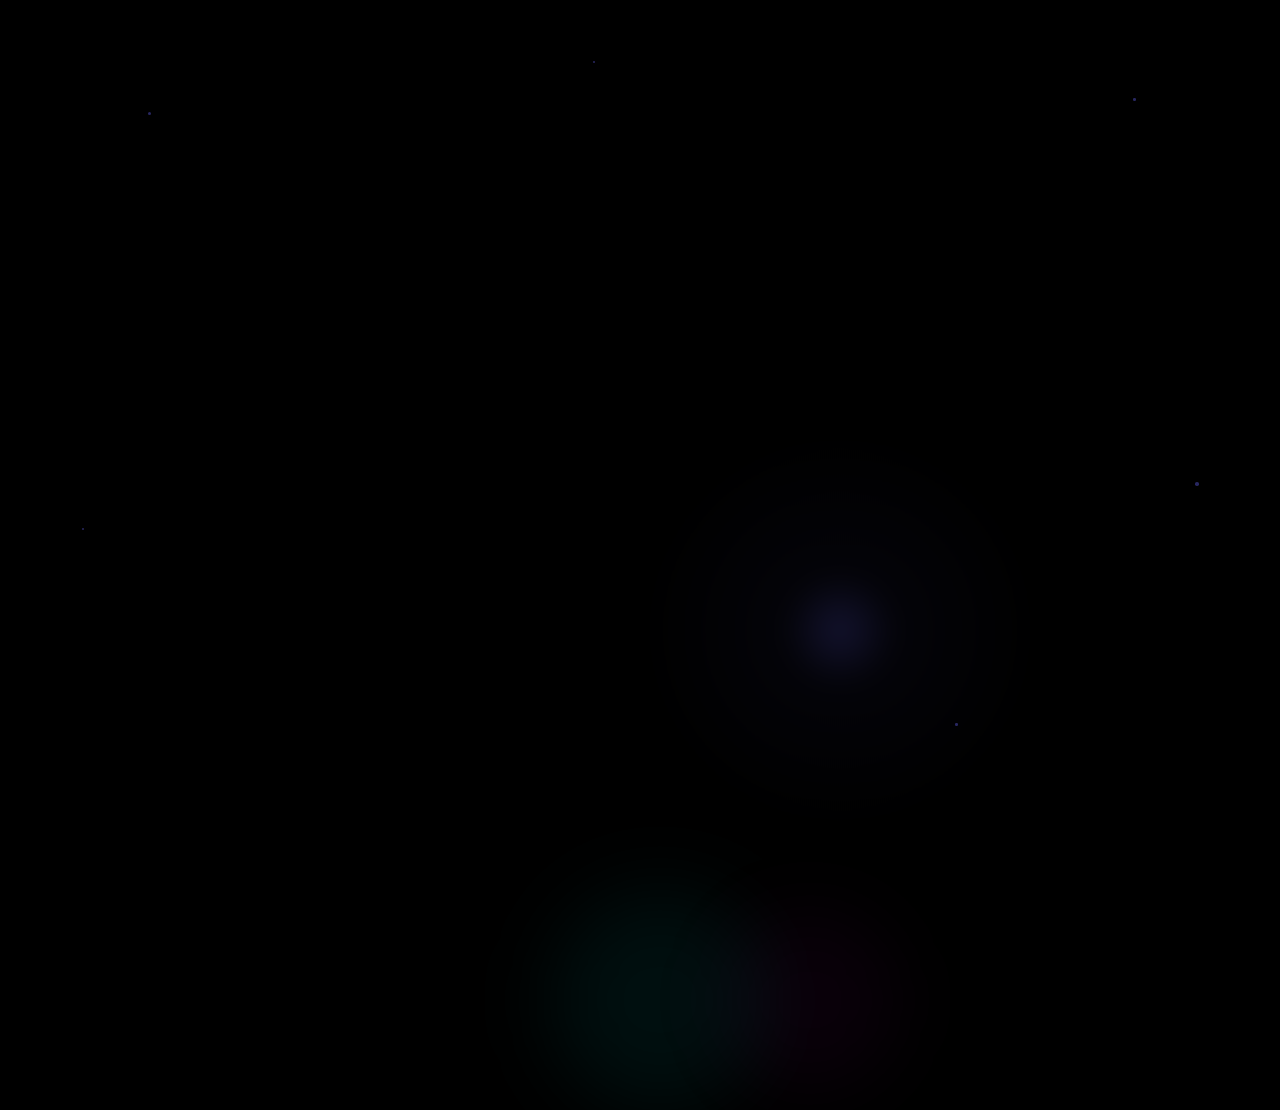
<file: demo-grammar.html>
<!DOCTYPE html>
<html lang="en">
<head>
    <meta charset="UTF-8">
    <meta name="viewport" content="width=device-width, initial-scale=1.0">
    <title>Noetic Grammar Demo</title>
    <style>
        * {
            margin: 0;
            padding: 0;
            box-sizing: border-box;
        }

        body {
            background: #000;
            font-family: -apple-system, "SF Pro Rounded", BlinkMacSystemFont, sans-serif;
            overflow: hidden;
            width: 100vw;
            height: 100vh;
            display: flex;
            align-items: center;
            justify-content: center;
        }

        .container {
            position: relative;
            width: 100%;
            height: 100%;
            display: flex;
            align-items: center;
            justify-content: center;
        }

        /* Glow Aura */
        .glow-aura {
            position: absolute;
            pointer-events: none;
            z-index: 1;
        }

        .glow-primary {
            width: 400px;
            height: 400px;
            border-radius: 50%;
            background: radial-gradient(circle, rgba(88, 86, 214, 0.22) 0%, rgba(88, 86, 214, 0.04) 20%, transparent 70%);
            filter: blur(12px);
            margin-top: -20px;
            animation: pulse 3s ease-in-out infinite;
        }

        .glow-secondary {
            width: 220px;
            height: 220px;
            border-radius: 50%;
            background: rgba(0, 255, 255, 0.06);
            filter: blur(40px);
            position: absolute;
            margin-left: -90px;
            margin-top: 60px;
        }

        .glow-tertiary {
            width: 180px;
            height: 180px;
            border-radius: 50%;
            background: rgba(128, 0, 128, 0.07);
            filter: blur(35px);
            position: absolute;
            margin-left: 80px;
            margin-top: 80px;
        }

        @keyframes pulse {
            0%, 100% { opacity: 0.12; }
            50% { opacity: 0.22; }
        }

        /* Particle Layer */
        .particle-layer {
            position: absolute;
            top: 0;
            left: 0;
            width: 100%;
            height: 100%;
            pointer-events: none;
        }

        .particle {
            position: absolute;
            border-radius: 50%;
            background: rgba(88, 86, 214, 0.45);
            filter: blur(0.5px);
            opacity: 0;
        }

        /* Headline */
        .headline {
            position: absolute;
            top: 58px;
            left: 28px;
            z-index: 10;
        }

        .headline-line1 {
            font-size: 44px;
            font-weight: bold;
            color: white;
            opacity: 0;
            transform: translateY(22px);
            transition: opacity 0.55s cubic-bezier(0.33, 1, 0.68, 1), transform 0.55s cubic-bezier(0.33, 1, 0.68, 1);
        }

        .headline-line2 {
            font-size: 44px;
            font-weight: bold;
            color: #5856D6;
            opacity: 0;
            transform: translateY(22px);
            transition: opacity 0.55s cubic-bezier(0.33, 1, 0.68, 1), transform 0.55s cubic-bezier(0.33, 1, 0.68, 1);
        }

        .headline-sub {
            font-size: 17px;
            font-weight: 300;
            color: rgba(255, 255, 255, 0.42);
            margin-top: 10px;
            opacity: 0;
            transform: translateY(12px);
            transition: opacity 0.5s ease-out, transform 0.5s ease-out;
        }

        /* Phone Mockup */
        .phone-mockup {
            position: absolute;
            top: 50%;
            left: 50%;
            width: 230px;
            height: 498px;
            background: rgba(10, 10, 26, 1);
            border-radius: 44px;
            transform: translate(-50%, -50%) scale(0.82);
            opacity: 0;
            transform-origin: center;
            transition: opacity 0.65s cubic-bezier(0.33, 1, 0.68, 1), transform 0.65s cubic-bezier(0.33, 1, 0.68, 1);
            box-shadow: 0 12px 22px rgba(88, 86, 214, 0.3), 0 18px 35px rgba(0, 0, 0, 0.55);
            border: 0.5px solid rgba(255, 255, 255, 0.1);
            overflow: visible;
            z-index: 5;
        }

        .phone-mockup.visible {
            opacity: 1;
            transform: translate(-50%, -50%) scale(0.82);
        }

        .phone-mockup.error-border {
            border-color: rgba(255, 0, 0, 0.15);
        }

        .phone-mockup.fixed-border {
            border-color: rgba(255, 255, 255, 0.1);
        }

        .dynamic-island {
            width: 90px;
            height: 26px;
            background: rgba(255, 255, 255, 0.15);
            border-radius: 13px;
            margin: 8px auto 0;
        }

        .phone-glass {
            position: absolute;
            top: 0;
            left: 0;
            right: 0;
            height: 60px;
            background: linear-gradient(to bottom, rgba(255, 255, 255, 0.07), transparent);
            border-radius: 44px;
            pointer-events: none;
        }

        .volume-buttons {
            position: absolute;
            left: -3px;
            top: 90px;
            display: flex;
            flex-direction: column;
            gap: 10px;
        }

        .volume-btn {
            width: 3px;
            height: 28px;
            background: rgba(255, 255, 255, 0.14);
            border-radius: 1.5px;
        }

        .power-button {
            position: absolute;
            right: -3px;
            top: 110px;
            width: 3px;
            height: 42px;
            background: rgba(255, 255, 255, 0.14);
            border-radius: 1.5px;
        }

        /* Chat Area */
        .chat-area {
            padding: 20px 12px 6px;
        }

        .chat-header {
            display: flex;
            align-items: center;
            gap: 6px;
            margin-bottom: 6px;
        }

        .chat-avatar {
            width: 18px;
            height: 18px;
            border-radius: 50%;
            background: linear-gradient(to bottom, #007AFF, #00FFFF);
            display: flex;
            align-items: center;
            justify-content: center;
        }

        .chat-avatar span {
            font-size: 8px;
            font-weight: bold;
            color: white;
        }

        .chat-name {
            font-size: 11px;
            font-weight: 600;
            color: rgba(255, 255, 255, 0.65);
        }

        .chat-status {
            width: 5px;
            height: 5px;
            background: #00FF00;
            border-radius: 50%;
            margin-left: auto;
        }

        .chat-bubbles {
            display: flex;
            flex-direction: column;
            gap: 6px;
            padding: 0 10px;
        }

        .bubble {
            padding: 7px 10px;
            border-radius: 11px;
            font-size: 11px;
            max-width: 80%;
        }

        .bubble-incoming {
            background: rgba(255, 255, 255, 0.09);
            color: rgba(255, 255, 255, 0.8);
            align-self: flex-start;
        }

        .bubble-sent {
            background: #5856D6;
            color: white;
            align-self: flex-end;
            opacity: 0;
            transform: scale(0.82) translate(8px, 4px);
            transition: opacity 0.45s cubic-bezier(0.33, 1, 0.68, 1), transform 0.45s cubic-bezier(0.33, 1, 0.68, 1);
        }

        .bubble-sent.visible {
            opacity: 1;
            transform: scale(1) translate(0, 0);
        }

        /* Keyboard Spacer */
        .keyboard-spacer {
            height: 8px;
            transition: height 0.55s cubic-bezier(0.33, 1, 0.68, 1);
        }

        .keyboard-spacer.popped {
            height: 223px;
        }

        .keyboard-spacer.popped-with-badge {
            height: 227px;
        }

        /* Mock Keyboard - positioned inside phone-mockup using top, fully opaque */
        .mock-keyboard {
            position: absolute;
            top: 498px;
            left: 50%;
            transform: translateX(-50%) scale(0.88);
            opacity: 0;
            transition: opacity 0.5s cubic-bezier(0.33, 1, 0.68, 1), transform 0.5s cubic-bezier(0.33, 1, 0.68, 1), top 0.55s cubic-bezier(0.33, 1, 0.68, 1);
            width: 264px;
            height: 215px;
            background: rgb(30, 30, 40);
            backdrop-filter: none;
            border-radius: 18px;
            overflow: hidden;
            padding: 4px 0 6px;
            box-shadow: 0 14px 24px rgba(0, 0, 0, 0.65);
            border: 0.5px solid rgba(255, 255, 255, 0.12);
            z-index: 50;
        }

        .mock-keyboard.visible {
            top: 275px;
            opacity: 1;
            transform: translateX(-50%) scale(1);
        }

        /* Standard Keyboard */
        .standard-keyboard {
            padding: 0;
        }

        .suggestions-bar {
            display: flex;
            height: 26px;
            background: rgb(25, 25, 35);
        }

        .suggestion {
            flex: 1;
            display: flex;
            align-items: center;
            justify-content: center;
            font-size: 11px;
            color: rgba(255, 255, 255, 0.8);
            border-right: 1px solid rgba(255, 255, 255, 0.08);
        }

        .suggestion:last-child {
            border-right: none;
        }

        .qwerty-row {
            display: flex;
            justify-content: center;
            gap: 4px;
            padding: 0 3px;
            margin-top: 6px;
        }

        .key {
            width: 22px;
            height: 32px;
            background: rgba(255, 255, 255, 0.12);
            border-radius: 5px;
            display: flex;
            align-items: center;
            justify-content: center;
            font-size: 12px;
            color: white;
            position: relative;
            box-shadow: 0 1px 0 rgba(0, 0, 0, 0.25);
            transition: background 0.08s ease-out;
        }

        .key.highlighted {
            background: rgba(255, 255, 255, 0.35);
        }

        .key-popup {
            position: absolute;
            width: 26px;
            height: 36px;
            background: white;
            border-radius: 6px;
            box-shadow: 0 2px 6px rgba(0, 0, 0, 0.35);
            display: flex;
            align-items: center;
            justify-content: center;
            color: black;
            font-size: 14px;
            font-weight: 500;
            pointer-events: none;
            z-index: 200;
            opacity: 0;
            transform: scale(0.5);
            transition: transform 0.08s ease-out, opacity 0.08s ease-out;
        }

        .key-popup.visible {
            opacity: 0.92;
            transform: scale(1);
        }

        .key-space {
            width: 120px;
        }

        .key-special {
            width: 34px;
        }

        .key-return {
            width: 56px;
            background: rgb(88, 86, 214);
        }

        .bottom-bar {
            display: flex;
            align-items: center;
            justify-content: space-between;
            height: 24px;
            padding: 0 12px 2px;
            background: rgb(30, 30, 40);
        }

        .bottom-icon {
            width: 32px;
            height: 32px;
            display: flex;
            align-items: center;
            justify-content: center;
            color: rgba(255, 255, 255, 0.6);
            font-size: 16px;
        }

        .home-indicator {
            width: 70px;
            height: 4px;
            background: rgba(255, 255, 255, 0.25);
            border-radius: 2px;
            margin-bottom: 6px;
        }

        /* Noetic Keyboard */
        .noetic-keyboard {
            display: flex;
            flex-direction: column;
            height: 100%;
        }

        .noetic-header {
            display: flex;
            align-items: center;
            height: 44px;
            background: rgb(20, 20, 30);
            border-bottom: 0.5px solid rgba(255, 255, 255, 0.08);
            padding: 0 8px;
        }

        .brand-chip {
            padding: 0 8px;
            display: flex;
            align-items: center;
        }

        .header-divider {
            width: 0.5px;
            height: 18px;
            background: rgba(255, 255, 255, 0.12);
            flex-shrink: 0;
        }

        .tab-bar {
            display: flex;
            flex: 1;
        }

        .tab-btn {
            flex: 1;
            display: flex;
            flex-direction: column;
            align-items: center;
            justify-content: center;
            gap: 2px;
            color: rgba(255, 255, 255, 0.4);
            font-size: 11px;
            font-weight: 600;
            opacity: 0;
            transform: translateY(6px);
            transition: opacity 0.3s cubic-bezier(0.33, 1, 0.68, 1), transform 0.3s cubic-bezier(0.33, 1, 0.68, 1);
            position: relative;
        }

        .tab-btn.visible {
            opacity: 1;
            transform: translateY(0);
        }

        .tab-btn.active {
            color: white;
        }

        .tab-btn.active::before {
            content: '';
            position: absolute;
            top: -2px;
            left: 2px;
            right: 2px;
            bottom: -2px;
            background: rgba(255, 255, 255, 0.08);
            border-radius: 6px;
            border: 0.5px solid rgba(255, 255, 255, 0.06);
        }

        .tab-btn-icon {
            font-size: 11px;
            display: flex;
            align-items: center;
            justify-content: center;
        }

        .tab-btn-icon svg {
            fill: currentColor;
        }

        .tab-btn-label {
            font-size: 8px;
            font-weight: 600;
        }

        .pills-row {
            display: flex;
            gap: 6px;
            padding: 4px 8px;
            height: 38px;
        }

        .pill-btn {
            flex: 1;
            display: flex;
            align-items: center;
            justify-content: center;
            gap: 4px;
            height: 30px;
            border-radius: 15px;
            font-size: 9.5px;
            font-weight: 600;
            color: rgba(255, 255, 255, 0.5);
            background: rgb(40, 40, 50);
            transition: transform 0.2s cubic-bezier(0.33, 1, 0.68, 1);
        }

        .pill-btn.active {
            color: white;
            background: rgb(60, 60, 70);
        }

        .pill-btn.glowing {
            animation: pillGlow 0.6s ease-in-out infinite;
        }

        .pill-btn.pressed {
            transform: scale(0.86);
        }

        @keyframes pillGlow {
            0%, 100% { box-shadow: 0 0 10px rgba(88, 86, 214, 0.5); }
            50% { box-shadow: 0 0 20px rgba(88, 86, 214, 0.8); }
        }

        .content-card {
            flex: 1;
            padding: 6px 8px 4px;
            background: rgb(35, 35, 45);
            border-radius: 8px;
            border: 0.5px solid rgba(255, 255, 255, 0.06);
            margin: 0 8px;
            height: 108px;
            display: flex;
            flex-direction: column;
        }

        .content-card-processing {
            padding: 10px 16px;
        }

        .loading-header {
            display: flex;
            align-items: center;
            gap: 8px;
        }

        .loading-spinner {
            width: 14px;
            height: 14px;
            position: relative;
        }

        .loading-spinner::before {
            content: '';
            position: absolute;
            inset: 0;
            border-radius: 50%;
            border: 1.2px solid rgba(255, 255, 255, 0.12);
        }

        .loading-spinner::after {
            content: '';
            position: absolute;
            inset: 0;
            border-radius: 50%;
            border: 1.2px solid transparent;
            border-top-color: rgba(255, 255, 255, 0.45);
            animation: spin 1.5s linear infinite;
        }

        @keyframes spin {
            to { transform: rotate(360deg); }
        }

        .loading-text {
            font-size: 11px;
            font-weight: bold;
            color: white;
        }

        .loading-dots {
            display: flex;
            gap: 3px;
        }

        .loading-dot {
            width: 3.5px;
            height: 3.5px;
            background: rgba(255, 255, 255, 0.45);
            border-radius: 50%;
            animation: dotPulse 0.5s ease-in-out infinite;
        }

        .loading-dot:nth-child(2) {
            animation-delay: 0.15s;
        }

        .loading-dot:nth-child(3) {
            animation-delay: 0.3s;
        }

        @keyframes dotPulse {
            0%, 100% { transform: scale(0.5); }
            50% { transform: scale(1); }
        }

        .skeleton-lines {
            display: flex;
            flex-direction: column;
            gap: 5px;
            margin-top: 2px;
            opacity: 0.25;
            animation: skeletonPulse 0.8s ease-in-out infinite;
        }

        @keyframes skeletonPulse {
            0%, 100% { opacity: 0.25; }
            50% { opacity: 0.55; }
        }

        .skeleton-line {
            height: 5px;
            background: rgba(255, 255, 255, 0.18);
            border-radius: 3px;
        }

        .skeleton-line.short {
            width: 120px;
        }

        /* Original Input Bar - always at bottom */
        .input-bar-original {
            position: absolute;
            bottom: 26px;
            left: 50%;
            transform: translateX(-50%);
            width: 202px;
            padding: 5px 8px;
            background: rgba(255, 255, 255, 0.05);
            border-radius: 14px;
            border: 0.5px solid rgba(255, 255, 255, 0.06);
            display: flex;
            align-items: flex-end;
            gap: 6px;
            box-shadow: 0 5px 10px rgba(0, 0, 0, 0.55);
            z-index: 150;
        }

        .input-bar-original.hidden {
            opacity: 0;
            pointer-events: none;
            transform: translateX(-50%) translateY(8px);
            transition: opacity 0.2s ease, transform 0.2s ease;
        }

        /* Keyboard Input Bar - appears above keyboard */
        .input-bar-keyboard {
            position: absolute;
            top: 235px;
            left: 50%;
            transform: translateX(-50%) translateY(16px);
            width: 264px;
            padding: 5px 8px;
            background: rgba(255, 255, 255, 0.16);
            border-radius: 14px;
            border: 0.5px solid rgba(255, 255, 255, 0.2);
            display: flex;
            align-items: flex-end;
            gap: 6px;
            opacity: 0;
            transition: opacity 1s cubic-bezier(0.33, 1, 0.68, 1), transform 1s cubic-bezier(0.33, 1, 0.68, 1), width 0.55s cubic-bezier(0.33, 1, 0.68, 1), background 0.3s, border-color 0.3s, top 0.3s cubic-bezier(0.33, 1, 0.68, 1);
            box-shadow: 0 5px 10px rgba(0, 0, 0, 0.55), 0 3px 8px rgba(88, 86, 214, 0.15);
            z-index: 150;
        }

        .input-bar-keyboard.visible {
            opacity: 1;
            transform: translateX(-50%) translateY(0);
        }

        .input-bar-keyboard.multi-line {
            top: 225px;
        }

        .input-bar-keyboard.leaving {
            top: 580px;
            opacity: 0;
            transition: top 0.55s cubic-bezier(0.33, 1, 0.68, 1), opacity 0.35s ease;
        }

        .input-bar.fixed {
            border-color: rgba(0, 255, 0, 0.45);
        }

        .input-text {
            flex: 1;
            font-size: 13px;
            color: white;
            min-height: 20px;
            line-height: 1.4;
            position: relative;
        }

        .text-layer-fixed {
            position: absolute;
            top: 0;
            left: 0;
            width: 100%;
            clip-path: inset(0 100% 0 0);
            white-space: pre-wrap;
            word-break: break-word;
            color: white;
            pointer-events: none;
        }

        .text-layer-draft {
            position: relative;
            width: 100%;
            white-space: pre-wrap;
            word-break: break-word;
            clip-path: inset(0 0 0 0);
        }

        .input-text .error-word {
            color: rgba(255, 69, 69, 1);
            text-decoration: underline;
            text-decoration-color: rgba(255, 0, 0, 1);
        }

        .input-text .placeholder {
            color: rgba(255, 255, 255, 0.2);
        }

        .send-btn {
            width: 18px;
            height: 18px;
            border-radius: 50%;
            background: rgba(255, 255, 255, 0.12);
            display: flex;
            align-items: center;
            justify-content: center;
            color: white;
            font-size: 9px;
            font-weight: bold;
            transition: transform 0.2s cubic-bezier(0.33, 1, 0.68, 1), background 0.3s;
        }

        .send-btn.active {
            background: #5856D6;
        }

        .send-btn.glowing {
            animation: sendGlow 0.6s ease-in-out infinite;
        }

        .send-btn.pressed {
            transform: scale(0.82);
        }

        @keyframes sendGlow {
            0%, 100% { box-shadow: 0 0 10px rgba(88, 86, 214, 0.5); }
            50% { box-shadow: 0 0 20px rgba(88, 86, 214, 0.8); }
        }

        /* Badge - positioned inside phone-mockup using top */
        .badge {
            position: absolute;
            top: 438px;
            left: 50%;
            transform: translateX(-50%) scale(0.7);
            opacity: 0;
            display: flex;
            align-items: center;
            gap: 3px;
            padding: 5px 10px;
            border-radius: 12px;
            font-size: 10px;
            font-weight: bold;
            transition: opacity 0.55s cubic-bezier(0.33, 1, 0.68, 1), transform 0.55s cubic-bezier(0.33, 1, 0.68, 1), top 0.55s cubic-bezier(0.33, 1, 0.68, 1);
            z-index: 151;
        }

        .badge.popped {
            top: 195px;
        }

        .badge.visible {
            opacity: 1;
            transform: translateX(-50%) scale(1);
        }

        .badge.error {
            color: rgba(255, 69, 69, 1);
            background: rgba(255, 0, 0, 0.12);
        }

        .badge.fixed {
            color: #00FF00;
            background: rgba(0, 255, 0, 0.12);
        }

        /* Particle Canvas - positioned inside phone-mockup using top */
        .particle-canvas {
            position: absolute;
            top: 466px;
            left: 50%;
            transform: translateX(-50%);
            pointer-events: none;
            z-index: 152;
            width: 264px;
            height: 40px;
            opacity: 0;
            transition: top 0.55s cubic-bezier(0.33, 1, 0.68, 1), opacity 0.3s;
        }

        .particle-canvas.visible {
            top: 230px;
            opacity: 1;
        }

        /* Fade All */
        .fade-all {
            opacity: 0 !important;
            transform: scale(0.93) !important;
            transition: opacity 1s ease-in-out, transform 1s ease-in-out;
        }
    </style>
</head>
<body>
    <div class="container" id="container">
        <!-- Glow Aura -->
        <div class="glow-aura" id="glowAura">
            <div class="glow-primary"></div>
            <div class="glow-secondary"></div>
            <div class="glow-tertiary"></div>
        </div>

        <!-- Particle Layer -->
        <div class="particle-layer" id="particleLayer"></div>

        <!-- Headline -->
        <div class="headline">
            <div class="headline-line1" id="line1">Send it.</div>
            <div class="headline-line2" id="line2">No regrets.</div>
            <div class="headline-sub" id="sub">Write flawlessly. No second thoughts.</div>
        </div>

        <!-- Phone Mockup -->
        <div class="phone-mockup" id="phone">
            <div class="phone-glass"></div>
            <div class="dynamic-island"></div>
            
            <!-- Volume Buttons -->
            <div class="volume-buttons">
                <div class="volume-btn"></div>
                <div class="volume-btn"></div>
            </div>
            
            <!-- Power Button -->
            <div class="power-button"></div>

            <!-- Chat Area -->
            <div class="chat-area">
                <div class="chat-header">
                    <div class="chat-avatar">
                        <span>S</span>
                    </div>
                    <div class="chat-name">Sarah</div>
                    <div class="chat-status"></div>
                </div>
                <div class="chat-bubbles">
                    <div class="bubble bubble-incoming">Can you check weather for the client visit tomorrow?</div>
                    <div class="bubble bubble-sent" id="sentBubble">Sure, the weather might affect traffic, so I'll let you know.</div>
                </div>
            </div>

            <!-- Keyboard Spacer -->
            <div class="keyboard-spacer" id="keyboardSpacer"></div>

            <!-- Mock Keyboard - positioned inside phone-mockup -->
            <div class="mock-keyboard" id="mockKeyboard">
            <!-- Standard Keyboard -->
            <div class="standard-keyboard" id="standardKeyboard">
                <div class="suggestions-bar">
                    <div class="suggestion">Yeah</div>
                    <div class="suggestion">Sure</div>
                    <div class="suggestion">Okay</div>
                </div>
                <div class="qwerty-row">
                    <div class="key" data-key="Q">Q</div>
                    <div class="key" data-key="W">W</div>
                    <div class="key" data-key="E">E</div>
                    <div class="key" data-key="R">R</div>
                    <div class="key" data-key="T">T</div>
                    <div class="key" data-key="Y">Y</div>
                    <div class="key" data-key="U">U</div>
                    <div class="key" data-key="I">I</div>
                    <div class="key" data-key="O">O</div>
                    <div class="key" data-key="P">P</div>
                </div>
                <div class="qwerty-row">
                    <div class="key" data-key="A">A</div>
                    <div class="key" data-key="S">S</div>
                    <div class="key" data-key="D">D</div>
                    <div class="key" data-key="F">F</div>
                    <div class="key" data-key="G">G</div>
                    <div class="key" data-key="H">H</div>
                    <div class="key" data-key="J">J</div>
                    <div class="key" data-key="K">K</div>
                    <div class="key" data-key="L">L</div>
                </div>
                <div class="qwerty-row">
                    <div class="key key-special" data-key="SHIFT">⇧</div>
                    <div class="key" data-key="Z">Z</div>
                    <div class="key" data-key="X">X</div>
                    <div class="key" data-key="C">C</div>
                    <div class="key" data-key="V">V</div>
                    <div class="key" data-key="B">B</div>
                    <div class="key" data-key="N">N</div>
                    <div class="key" data-key="M">M</div>
                    <div class="key key-special" data-key="BACKSPACE">⌫</div>
                </div>
                <div class="qwerty-row">
                    <div class="key key-special" data-key="123">123</div>
                    <div class="key key-space" data-key="SPACE">space</div>
                    <div class="key key-return" data-key="RETURN">return</div>
                </div>
                <div class="bottom-bar">
                    <div class="bottom-icon"><svg width="16" height="16" viewBox="0 0 24 24" fill="currentColor" style="color: rgba(255,255,255,0.6);"><path d="M12 2C6.48 2 2 6.48 2 12s4.48 10 10 10 10-4.48 10-10S17.52 2 12 2zm-1 17.93c-3.95-.49-7-3.85-7-7.93 0-.62.08-1.21.21-1.79L9 15v1c0 1.1.9 2 2 2v1.93zm6.9-2.54c-.26-.81-1-1.39-1.9-1.39h-1v-3c0-.55-.45-1-1-1H8v-2h2c.55 0 1-.45 1-1V7h2c1.1 0 2-.9 2-2v-.41c2.93 1.19 5 4.06 5 7.41 0 2.08-.8 3.97-2.1 5.39z"/></svg></div>
                    <div class="home-indicator"></div>
                    <div class="bottom-icon"><svg width="16" height="16" viewBox="0 0 24 24" fill="currentColor" style="color: rgba(255,255,255,0.6);"><path d="M12 14c1.66 0 3-1.34 3-3V5c0-1.66-1.34-3-3-3S9 3.34 9 5v6c0 1.66 1.34 3 3 3zm-1-9c0-.55.45-1 1-1s1 .45 1 1v6c0 .55-.45 1-1 1s-1-.45-1-1V5zm6 6c0 2.76-2.24 5-5 5s-5-2.24-5-5H5c0 3.53 2.61 6.43 6 6.92V21h2v-3.08c3.39-.49 6-3.39 6-6.92h-2z"/></svg></div>
                </div>
            </div>

            <!-- Noetic Keyboard -->
            <div class="noetic-keyboard" id="noeticKeyboard" style="display: none;">
                <div class="noetic-header">
                    <div class="brand-chip"><img src="noetic-logo.png" style="width: 16px; height: 16px; object-fit: contain;"></div>
                    <div class="header-divider"></div>
                    <div class="tab-bar">
                        <div class="tab-btn active" id="tab1">
                            <span class="tab-btn-icon"><svg width="11" height="11" viewBox="0 0 24 24" fill="currentColor"><path d="M12 2C6.48 2 2 6.48 2 12s4.48 10 10 10 10-4.48 10-10S17.52 2 12 2zm-2 15l-5-5 1.41-1.41L10 14.17l7.59-7.59L19 8l-9 9z"/></svg></span>
                            <span class="tab-btn-label">Fix</span>
                        </div>
                        <div class="tab-btn" id="tab2">
                            <span class="tab-btn-icon"><svg width="11" height="11" viewBox="0 0 24 24" fill="currentColor"><rect x="2" y="8" width="2.5" height="8" rx="1"/><rect x="6.5" y="5" width="2.5" height="14" rx="1"/><rect x="11" y="2" width="2.5" height="20" rx="1"/><rect x="15.5" y="5" width="2.5" height="14" rx="1"/><rect x="20" y="8" width="2.5" height="8" rx="1"/></svg></span>
                            <span class="tab-btn-label">Tone</span>
                        </div>
                        <div class="tab-btn" id="tab3">
                            <span class="tab-btn-icon"><svg width="11" height="11" viewBox="0 0 24 24" fill="currentColor"><path d="M12 2L14.5 9H22L16 13.5L18.5 21L12 16.5L5.5 21L8 13.5L2 9H9.5L12 2z"/></svg></span>
                            <span class="tab-btn-label">Assist</span>
                        </div>
                        <div class="tab-btn" id="tab4">
                            <span class="tab-btn-icon"><svg width="11" height="11" viewBox="0 0 24 24" fill="currentColor"><path d="M14 2H6c-1.1 0-2 .9-2 2v16c0 1.1.9 2 2 2h12c1.1 0 2-.9 2-2V8l-6-6zm2 16H8v-2h8v2zm0-4H8v-2h8v2zm-3-5V3.5L18.5 9H13z"/></svg></span>
                            <span class="tab-btn-label">Summarize</span>
                        </div>
                        <div class="tab-btn" id="tab5">
                            <span class="tab-btn-icon"><svg width="11" height="11" viewBox="0 0 24 24" fill="currentColor"><path d="M12.87 15.07l-2.54-2.51.03-.03A17.52 17.52 0 0014.07 6H17V4h-7V2H8v2H1v2h11.17C11.5 7.92 10.44 9.75 9 11.35 8.07 10.32 7.3 8.85 6.75 7.14c-.36-.96-.52-2.03-.5-3.14H4.25c.02 1.48.34 2.82.95 4 .6 1.16 1.46 2.21 2.54 3.14C9.64 16.5 12.87 15.07 12.87 15.07zM18.5 10h-2L12 22h2l1.12-3h4.75L21 22h2l-4.5-12zm-2.62 7l1.62-4.33L19.12 17h-3.24z"/></svg></span>
                            <span class="tab-btn-label">Translate</span>
                        </div>
                    </div>
                </div>
                <div class="pills-row">
                    <div class="pill-btn active" id="fixBtn">
                        <svg width="9" height="9" viewBox="0 0 24 24" fill="currentColor"><path d="M12 2C6.48 2 2 6.48 2 12s4.48 10 10 10 10-4.48 10-10S17.52 2 12 2zm-2 15l-5-5 1.41-1.41L10 14.17l7.59-7.59L19 8l-9 9z"/></svg>
                        <span>Fix Grammar</span>
                    </div>
                    <div class="pill-btn">
                        <svg width="9" height="9" viewBox="0 0 24 24" fill="currentColor"><path d="M12 2L14.5 9H22L16 13.5L18.5 21L12 16.5L5.5 21L8 13.5L2 9H9.5L12 2z"/></svg>
                        <span>Refine</span>
                    </div>
                </div>
                <div class="content-card" id="contentCard">
                    <div style="display: flex; flex-direction: column; align-items: center; justify-content: center; height: 100%; gap: 10px;">
                        <svg width="16" height="16" viewBox="0 0 24 24" fill="rgba(255,255,255,0.75)"><path d="M3 17.25V21h3.75L17.81 9.94l-3.75-3.75L3 17.25zM20.71 7.04c.39-.39.39-1.02 0-1.41l-2.34-2.34c-.39-.39-1.02-.39-1.41 0l-1.83 1.83 3.75 3.75 1.83-1.83z"/></svg>
                        <span style="font-size: 11px; font-weight: 600; color: white;">Ready to improve your writing</span>
                    </div>
                </div>
            </div>
            </div>

            <!-- Key Popup - outside keyboard to avoid overflow clipping -->
            <div class="key-popup" id="keyPopup"></div>

            <!-- Original Input Bar - always at bottom -->
            <div class="input-bar input-bar-original" id="inputBarOriginal">
                <div class="input-text" id="inputTextOriginal">iMessage</div>
                <div class="send-btn" id="sendBtnOriginal">↑</div>
            </div>

            <!-- Keyboard Input Bar - appears above keyboard -->
            <div class="input-bar input-bar-keyboard" id="inputBarKeyboard">
                <div class="input-text" id="inputTextKeyboard">
                    <div class="text-layer-fixed" id="textLayerFixed"></div>
                    <div class="text-layer-draft" id="textLayerDraft"><span id="textLayerDraftInner"></span></div>
                </div>
                <div class="send-btn" id="sendBtnKeyboard">↑</div>
            </div>

            <!-- Badge - positioned inside phone-mockup -->
            <div class="badge error" id="badge">
                <span><svg width="10" height="10" viewBox="0 0 24 24" fill="currentColor"><path d="M1 21h22L12 2 1 21zm12-3h-2v-2h2v2zm0-4h-2v-4h2v4z"/></svg></span>
                <span>3 errors</span>
            </div>

            <!-- Particle Canvas for magic sweep - positioned inside phone-mockup -->
            <canvas class="particle-canvas" id="magicCanvas" width="264" height="40"></canvas>
        </div>
    </div>

    <script>
        // Constants
        const DRAFT_STR = "yea sure, weather might\neffect traffic so ill let u no";
        const FIXED_STR = "Sure, the weather might\naffect traffic, so I'll let you know.";
        const ERROR_WORDS = ["effect", "ill", "no"];
        const BOSS_STR = "Can you check weather for the client visit tomorrow?";

        // State
        let loopToken = Date.now();
        let keyboardState = 'hidden'; // hidden, standard, noetic
        let currentInputText = "";
        let showErrors = false;
        let showBadge = false;
        let isFixed = false;
        let isProcessing = false;
        let isFixButtonGlowing = false;
        let isFixButtonPressed = false;
        let isReplaceButtonGlowing = false;
        let isReplaceButtonPressed = false;
        let isSendButtonGlowing = false;
        let isSendButtonPressed = false;
        let messageSent = false;
        let showSentBubble = false;
        let fadeAll = false;
        let magicRevealProgress = 0;
        let inputBarTextShowsFixed = false;
        let tabCascadePhase = 0;
        let magicParticles = [];

        // DOM Elements
        const line1 = document.getElementById('line1');
        const line2 = document.getElementById('line2');
        const sub = document.getElementById('sub');
        const phone = document.getElementById('phone');
        const keyboardSpacer = document.getElementById('keyboardSpacer');
        const mockKeyboard = document.getElementById('mockKeyboard');
        const standardKeyboard = document.getElementById('standardKeyboard');
        const noeticKeyboard = document.getElementById('noeticKeyboard');
        const inputBarOriginal = document.getElementById('inputBarOriginal');
        const inputBarKeyboard = document.getElementById('inputBarKeyboard');
        const inputTextOriginal = document.getElementById('inputTextOriginal');
        const inputTextKeyboard = document.getElementById('inputTextKeyboard');
        const textLayerFixed = document.getElementById('textLayerFixed');
        const textLayerDraft = document.getElementById('textLayerDraft');
        const textLayerDraftInner = document.getElementById('textLayerDraftInner');
        const sendBtnOriginal = document.getElementById('sendBtnOriginal');
        const sendBtnKeyboard = document.getElementById('sendBtnKeyboard');
        const badge = document.getElementById('badge');
        const sentBubble = document.getElementById('sentBubble');
        const contentCard = document.getElementById('contentCard');
        const fixBtn = document.getElementById('fixBtn');
        const keyPopup = document.getElementById('keyPopup');
        const container = document.getElementById('container');
        const glowAura = document.getElementById('glowAura');
        const magicCanvas = document.getElementById('magicCanvas');
        const magicCtx = magicCanvas.getContext('2d');

        function positionGlow() {
            const phoneRect = phone.getBoundingClientRect();
            const contRect = container.getBoundingClientRect();
            glowAura.style.top = (phoneRect.top + phoneRect.height / 2 - contRect.top) + 'px';
            glowAura.style.left = (phoneRect.left + phoneRect.width / 2 - contRect.left) + 'px';
        }

        // Particle layer
        const particleConfigs = [
            { rx: 0.11, ry: 0.13, size: 3.0, dx: 7, dy: -5, dur: 4.2 },
            { rx: 0.89, ry: 0.10, size: 2.5, dx: -6, dy: 8, dur: 3.8 },
            { rx: 0.06, ry: 0.58, size: 2.0, dx: 5, dy: 6, dur: 4.6 },
            { rx: 0.94, ry: 0.54, size: 3.5, dx: -8, dy: -4, dur: 3.5 },
            { rx: 0.46, ry: 0.06, size: 2.0, dx: 4, dy: 7, dur: 5.1 },
            { rx: 0.75, ry: 0.81, size: 2.5, dx: -5, dy: -6, dur: 4.0 },
        ];

        function initParticles() {
            const layer = document.getElementById('particleLayer');
            particleConfigs.forEach((config, i) => {
                const particle = document.createElement('div');
                particle.className = 'particle';
                particle.style.width = config.size + 'px';
                particle.style.height = config.size + 'px';
                particle.style.left = (config.rx * window.innerWidth) + 'px';
                particle.style.top = (config.ry * window.innerHeight) + 'px';
                layer.appendChild(particle);

                setTimeout(() => {
                    particle.style.transition = 'opacity 0.7s ease-in';
                    particle.style.opacity = '1';
                    
                    setTimeout(() => {
                        particle.style.transition = `transform ${config.dur}s ease-in-out infinite alternate`;
                        particle.style.transform = `translate(${config.dx}px, ${config.dy}px)`;
                    }, 100);
                }, (i * 140) + 250);
            });
        }

        function sleep(ms) {
            return new Promise(resolve => setTimeout(resolve, ms));
        }

        function cancelled() {
            return false; // For now, always continue
        }

        function resetScene() {
            currentInputText = "";
            showErrors = false;
            showBadge = false;
            isFixed = false;
            isProcessing = false;
            isFixButtonGlowing = false;
            isFixButtonPressed = false;
            isReplaceButtonGlowing = false;
            isReplaceButtonPressed = false;
            isSendButtonGlowing = false;
            isSendButtonPressed = false;
            messageSent = false;
            showSentBubble = false;
            keyboardState = 'hidden';
            magicRevealProgress = 0;
            inputBarTextShowsFixed = false;
            tabCascadePhase = 0;
            magicParticles = [];
            fadeAll = false;

            // Reset UI — disable transitions temporarily to prevent flash during restart
            sentBubble.style.transition = 'none';
            sentBubble.classList.remove('visible');
            sentBubble.style.opacity = '0';
            sentBubble.style.transform = 'scale(0.82) translate(8px, 4px)';

            inputBarKeyboard.style.transition = 'none';
            inputBarKeyboard.classList.remove('visible', 'fixed', 'leaving');
            inputBarKeyboard.style.opacity = '0';

            keyPopup.classList.remove('visible');

            badge.style.transition = 'none';
            badge.classList.remove('visible', 'fixed');
            badge.style.opacity = '0';
            badge.style.transform = 'translateX(-50%) scale(0.88)';

            phone.classList.remove('error-border', 'fixed-border');
            keyboardSpacer.classList.remove('popped', 'popped-with-badge');
            mockKeyboard.classList.remove('visible');
            mockKeyboard.style.display = '';
            standardKeyboard.style.display = 'block';
            noeticKeyboard.style.display = 'none';
            inputBarOriginal.classList.remove('hidden');
            badge.classList.add('error');
            badge.innerHTML = '<span><svg width="10" height="10" viewBox="0 0 24 24" fill="currentColor"><path d="M1 21h22L12 2 1 21zm12-3h-2v-2h2v2zm0-4h-2v-4h2v4z"/></svg></span><span>3 errors</span>';
            fixBtn.classList.remove('glowing', 'pressed');
            sendBtnOriginal.classList.remove('active', 'glowing', 'pressed');
            sendBtnKeyboard.classList.remove('active', 'glowing', 'pressed');
            container.classList.remove('fade-all');

            // Force reflow then restore transitions
            void sentBubble.offsetHeight;
            sentBubble.style.transition = '';
            sentBubble.style.opacity = '';
            sentBubble.style.transform = '';
            inputBarKeyboard.style.transition = '';
            inputBarKeyboard.style.opacity = '';
            inputBarKeyboard.style.display = '';
            badge.style.transition = '';
            badge.style.opacity = '';
            badge.style.transform = '';

            // Reset tabs
            for (let i = 1; i <= 5; i++) {
                document.getElementById(`tab${i}`).classList.remove('visible');
            }

            // Reset content card
            contentCard.innerHTML = `
                <div style="display: flex; flex-direction: column; align-items: center; justify-content: center; height: 100%; gap: 10px;">
                    <svg width="16" height="16" viewBox="0 0 24 24" fill="rgba(255,255,255,0.75)"><path d="M3 17.25V21h3.75L17.81 9.94l-3.75-3.75L3 17.25zM20.71 7.04c.39-.39.39-1.02 0-1.41l-2.34-2.34c-.39-.39-1.02-.39-1.41 0l-1.83 1.83 3.75 3.75 1.83-1.83z"/></svg>
                    <span style="font-size: 11px; font-weight: 600; color: white;">Ready to improve your writing</span>
                </div>
            `;

            updateInputText();
        }

        function buildDraftHTML(text) {
            // Split on spaces AND newlines, keeping delimiters
            const tokens = text.split(/([ \n])/);
            let html = '';
            for (let token of tokens) {
                const cleanWord = token.replace(/[^\w]/g, '').toLowerCase();
                if (ERROR_WORDS.includes(cleanWord) && showErrors) {
                    html += `<span class="error-word">${token}</span>`;
                } else {
                    html += token;
                }
            }
            return html;
        }

        function updateInputText() {
            const sendBtn = keyboardState === 'hidden' ? sendBtnOriginal : sendBtnKeyboard;
            const inputBar = keyboardState === 'hidden' ? inputBarOriginal : inputBarKeyboard;
            const isKeyboard = inputBar === inputBarKeyboard;
            
            if (messageSent || currentInputText === "") {
                if (isKeyboard) {
                    textLayerFixed.innerHTML = '<span class="placeholder">iMessage</span>';
                    textLayerDraft.innerHTML = '<span class="placeholder">iMessage</span>';
                    textLayerFixed.style.clipPath = 'inset(0 100% 0 0)';
                    textLayerDraft.style.clipPath = 'inset(0 0 0 0)';
                    inputBarKeyboard.classList.remove('multi-line');
                } else {
                    inputTextOriginal.innerHTML = '<span class="placeholder">iMessage</span>';
                }
                inputBar.classList.remove('fixed');
                sendBtn.classList.remove('active');
                return;
            }

            if (inputBarTextShowsFixed) {
                // Full fixed text visible
                if (isKeyboard) {
                    textLayerFixed.innerHTML = FIXED_STR.replace(/\n/g, '<br>');
                    textLayerFixed.style.clipPath = 'inset(0 0 0 0)';
                    textLayerDraft.style.clipPath = 'inset(0 0 0 100%)';
                    inputBar.classList.add('fixed');
                    sendBtn.classList.add('active');
                    const lineHeight = 20 * 1.4;
                    if (textLayerFixed.scrollHeight > lineHeight + 2) {
                        inputBarKeyboard.classList.add('multi-line');
                    } else {
                        inputBarKeyboard.classList.remove('multi-line');
                    }
                } else {
                    inputTextOriginal.textContent = FIXED_STR;
                    inputBar.classList.add('fixed');
                    sendBtn.classList.add('active');
                }
                return;
            }

            // Progressive sweep or draft text
            const draftHtml = buildDraftHTML(currentInputText);
            
            if (isKeyboard) {
                // Set fixed text layer (for progressive reveal)
                textLayerFixed.innerHTML = FIXED_STR.replace(/\n/g, '<br>');
                // Set draft text layer
                textLayerDraft.innerHTML = draftHtml;
                
                // Calculate clip-path based on magic reveal progress
                const progress = Math.max(0, Math.min(1, magicRevealProgress));
                const pct = (progress * 100).toFixed(2);
                textLayerFixed.style.clipPath = `inset(0 ${(100 - pct)}% 0 0)`;
                textLayerDraft.style.clipPath = `inset(0 0 0 ${pct}%)`;
                
                inputBar.classList.remove('fixed');
                sendBtn.classList.remove('active');
                const lineHeight = 20 * 1.4;
                if (textLayerDraft.scrollHeight > lineHeight + 2) {
                    inputBarKeyboard.classList.add('multi-line');
                } else {
                    inputBarKeyboard.classList.remove('multi-line');
                }
            } else {
                inputTextOriginal.innerHTML = draftHtml;
                inputBar.classList.remove('fixed');
                sendBtn.classList.remove('active');
            }
        }

        async function animateAutoTyping() {
            const chars = DRAFT_STR.split('');
            for (let char of chars) {
                if (cancelled()) return;
                currentInputText += char;
                updateInputText();
                
                // Highlight key and show popup
                const upperChar = char.toUpperCase();
                if (char !== ' ' && char !== '\n') {
                    const keyEl = document.querySelector(`[data-key="${upperChar}"]`);
                    if (keyEl) {
                        keyEl.classList.add('highlighted');
                        // Position popup above key (convert viewport coords to phone local space)
                        const rect = keyEl.getBoundingClientRect();
                        const phoneRect = phone.getBoundingClientRect();
                        const phoneScale = 0.82;
                        keyPopup.textContent = upperChar;
                        keyPopup.style.left = ((rect.left - phoneRect.left + rect.width / 2 - 13) / phoneScale) + 'px';
                        keyPopup.style.top = ((rect.top - phoneRect.top - 40) / phoneScale) + 'px';
                        keyPopup.classList.add('visible');
                        setTimeout(() => {
                            keyEl.classList.remove('highlighted');
                            keyPopup.classList.remove('visible');
                        }, 80);
                    }
                } else if (char === ' ') {
                    const spaceKey = document.querySelector('[data-key="SPACE"]');
                    if (spaceKey) {
                        spaceKey.classList.add('highlighted');
                        setTimeout(() => spaceKey.classList.remove('highlighted'), 80);
                    }
                }

                const speed = Math.random() * 40 + 20;
                await sleep(speed);
            }
        }

        async function runMagicSweep() {
            const duration = 800;
            const steps = 40;
            const stepDelay = duration / steps;
            const textWidth = 264;
            const startX = -25;
            const endX = textWidth + 25;
            const colors = [
                'rgba(194, 153, 255, 1)',
                'rgba(140, 194, 255, 1)',
                'rgba(209, 165, 255, 1)',
                'rgba(255, 255, 255, 1)'
            ];

            magicParticles = [];

            for (let step = 0; step <= steps; step++) {
                if (cancelled()) return;
                const progress = step / steps;
                const currentX = startX + (endX - startX) * progress;
                magicRevealProgress = Math.max(0, Math.min(1, currentX / textWidth));
                updateInputText();

                // Spawn particles
                const spawnCount = step < 10 ? 10 : (step > 30 ? 3 : 7);
                for (let i = 0; i < spawnCount; i++) {
                    const centerLine = 19;
                    const baseY = centerLine + (Math.random() * 10 - 5);
                    magicParticles.push({
                        x: currentX + (Math.random() * 64 - 32),
                        y: baseY,
                        size: Math.random() * 1.6 + 1.2,
                        color: colors[Math.floor(Math.random() * colors.length)],
                        opacity: Math.random() * 0.35 + 0.5,
                        vx: Math.random() * 50 + 40,
                        vy: Math.random() * 12 - 18,
                        baseY: baseY,
                        phase: Math.random() * Math.PI * 2,
                        amplitude: Math.random() * 8 + 6,
                        age: 0,
                        vYSpread: Math.random() * 70 - 35
                    });
                }

                // Update particles
                for (let i = magicParticles.length - 1; i >= 0; i--) {
                    const p = magicParticles[i];
                    p.x += p.vx * (stepDelay / 1000);
                    p.y = p.baseY + Math.sin(step * 0.18 + p.phase) * p.amplitude;
                    p.baseY += (p.vy + p.vYSpread) * (stepDelay / 1000);
                    p.opacity -= Math.random() * 0.01 + 0.008;
                    p.age++;
                    if (p.age < 3) {
                        p.size *= 1.08;
                    } else {
                        p.size *= 0.982;
                    }
                    if (p.opacity <= 0 || p.size <= 0.4) {
                        magicParticles.splice(i, 1);
                    }
                }

                drawMagicParticles();
                await sleep(stepDelay);
            }

            // Fade out tail
            for (let i = 0; i < 10; i++) {
                if (cancelled()) return;
                for (let p of magicParticles) {
                    p.x += p.vx * 0.02;
                    p.y = p.baseY + Math.sin(steps * 0.18 + p.phase) * p.amplitude;
                    p.baseY += (p.vy + p.vYSpread) * 0.02;
                    p.opacity -= 0.1;
                    p.size *= 0.95;
                }
                magicParticles = magicParticles.filter(p => p.opacity > 0);
                drawMagicParticles();
                await sleep(20);
            }
            magicParticles = [];
            magicCtx.clearRect(0, 0, magicCanvas.width, magicCanvas.height);
        }

        function drawMagicParticles() {
            magicCtx.clearRect(0, 0, magicCanvas.width, magicCanvas.height);
            for (let p of magicParticles) {
                magicCtx.beginPath();
                magicCtx.arc(p.x, p.y, p.size, 0, Math.PI * 2);
                magicCtx.fillStyle = p.color;
                magicCtx.globalAlpha = p.opacity;
                magicCtx.fill();
            }
            magicCtx.globalAlpha = 1;
        }

        async function runLoop() {
            const token = Date.now();
            loopToken = token;
            resetScene();

            // Entry animations
            await sleep(400);
            if (cancelled()) return;
            
            line1.style.opacity = '1';
            line1.style.transform = 'translateY(0)';
            
            await sleep(130);
            if (cancelled()) return;
            
            line2.style.opacity = '1';
            line2.style.transform = 'translateY(0)';
            
            await sleep(150);
            if (cancelled()) return;
            
            sub.style.opacity = '1';
            sub.style.transform = 'translateY(0)';
            
            await sleep(890);
            if (cancelled()) return;
            
            phone.classList.add('visible');
            
            await sleep(1000);
            if (cancelled()) return;

            // Show standard keyboard
            keyboardState = 'standard';
            keyboardSpacer.classList.add('popped');
            mockKeyboard.classList.add('visible');
            inputBarKeyboard.classList.add('visible');
            inputBarKeyboard.style.opacity = '1';
            inputBarOriginal.classList.add('hidden');
            magicCanvas.classList.add('visible');
            
            await sleep(500);
            if (cancelled()) return;

            // Auto type
            await animateAutoTyping();
            if (cancelled()) return;

            // Show errors
            showErrors = true;
            phone.classList.add('error-border');
            updateInputText();
            
            await sleep(800);
            if (cancelled()) return;

            // Show badge
            showBadge = true;
            badge.classList.add('visible', 'popped');
            keyboardSpacer.classList.add('popped-with-badge');
            
            await sleep(1400);
            if (cancelled()) return;

            // Switch to Noetic keyboard
            keyboardState = 'noetic';
            standardKeyboard.style.display = 'none';
            noeticKeyboard.style.display = 'flex';
            
            // Tab cascade
            for (let i = 1; i <= 5; i++) {
                await sleep(70);
                if (cancelled()) return;
                tabCascadePhase = i;
                document.getElementById(`tab${i}`).classList.add('visible');
            }

            await sleep(400);
            if (cancelled()) return;

            // Fix button glow
            isFixButtonGlowing = true;
            fixBtn.classList.add('glowing');
            
            await sleep(800);
            if (cancelled()) return;

            // Fix button press
            isFixButtonGlowing = false;
            fixBtn.classList.remove('glowing');
            isFixButtonPressed = true;
            fixBtn.classList.add('pressed');
            
            await sleep(150);
            if (cancelled()) return;

            isFixButtonPressed = false;
            fixBtn.classList.remove('pressed');
            isProcessing = true;
            
            // Show loading
            contentCard.innerHTML = `
                <div class="content-card-processing">
                    <div class="loading-header">
                        <div class="loading-spinner"></div>
                        <span class="loading-text">Noetic is thinking</span>
                        <div class="loading-dots">
                            <div class="loading-dot"></div>
                            <div class="loading-dot"></div>
                            <div class="loading-dot"></div>
                        </div>
                    </div>
                    <div class="skeleton-lines">
                        <div class="skeleton-line"></div>
                        <div class="skeleton-line"></div>
                        <div class="skeleton-line short"></div>
                    </div>
                </div>
            `;

            await sleep(500);
            if (cancelled()) return;

            // Show fixed result
            isProcessing = false;
            isFixed = true;
            phone.classList.remove('error-border');
            phone.classList.add('fixed-border');
            badge.classList.remove('error');
            badge.classList.add('fixed');
            badge.innerHTML = '<span><svg width="10" height="10" viewBox="0 0 24 24" fill="currentColor"><path d="M9 16.17L4.83 12l-1.42 1.41L9 19 21 7l-1.41-1.41z"/></svg></span><span>All fixed</span>';
            
            contentCard.innerHTML = `
                <div style="padding: 4px 8px; height: 100%; display: flex; flex-direction: column;">
                    <div style="flex: 1; overflow-y: auto; padding: 4px 8px; background: rgba(255,255,255,0.04); border-radius: 6px; border: 0.5px solid rgba(255,255,255,0.08);">
                        <span style="font-size: 11px; font-weight: 500; color: white; line-height: 1.35;">${FIXED_STR.replace(/\n/g, ' ')}</span>
                    </div>
                    <div style="display: flex; gap: 4px; margin-top: 6px;">
                        <div style="display: flex; gap: 3px; padding: 4px 6px; background: rgba(255,255,255,0.06); border-radius: 4px; align-items: center;">
                            <svg width="8" height="8" viewBox="0 0 24 24" fill="currentColor" style="color: rgba(255,255,255,0.6);"><path d="M12 8V4L8 8l4 4V9c3.31 0 6 2.69 6 6s-2.69 6-6 6-6-2.69-6-6H4c0 4.42 3.58 8 8 8s8-3.58 8-8-3.58-8-8-8z"/></svg>
                            <span style="font-size: 8px; font-weight: 600; color: rgba(255,255,255,0.6);">New</span>
                        </div>
                        <div style="flex: 1;"></div>
                        <div id="replaceBtn" style="display: flex; gap: 3px; padding: 4px 8px; background: rgba(255,255,255,0.12); border-radius: 4px; align-items: center;">
                            <svg width="8" height="8" viewBox="0 0 24 24" fill="currentColor" style="color: white;"><path d="M6.99 11L3 15l3.99 4v-3H14v-2H6.99v-3zM21 9l-3.99-4v3H10v2h7.01v3L21 9z"/></svg>
                            <span style="font-size: 8px; font-weight: 600; color: white;">Replace</span>
                        </div>
                        <div style="width: 18px; height: 16px; display: flex; align-items: center; justify-content: center; background: rgba(255,255,255,0.06); border-radius: 4px;">
                            <svg width="8" height="8" viewBox="0 0 24 24" fill="currentColor" style="color: rgba(255,255,255,0.6);"><path d="M16 1H4c-1.1 0-2 .9-2 2v14h2V3h12V1zm3 4H8c-1.1 0-2 .9-2 2v14c0 1.1.9 2 2 2h11c1.1 0 2-.9 2-2V7c0-1.1-.9-2-2-2zm0 16H8V7h11v14z"/></svg>
                        </div>
                    </div>
                </div>
            `;

            await sleep(300);
            if (cancelled()) return;

            // Replace button glow
            isReplaceButtonGlowing = true;
            const replaceBtn = document.getElementById('replaceBtn');
            replaceBtn.style.animation = 'pillGlow 0.6s ease-in-out infinite';
            
            await sleep(800);
            if (cancelled()) return;

            // Replace button press
            isReplaceButtonGlowing = false;
            replaceBtn.style.animation = '';
            isReplaceButtonPressed = true;
            replaceBtn.style.transform = 'scale(0.84)';
            
            await sleep(150);
            if (cancelled()) return;

            isReplaceButtonPressed = false;
            replaceBtn.style.transform = '';

            // Magic sweep
            await runMagicSweep();
            if (cancelled()) return;

            inputBarTextShowsFixed = true;
            magicRevealProgress = 0;
            updateInputText();

            await sleep(200);
            if (cancelled()) return;

            // Send button glow
            isSendButtonGlowing = true;
            sendBtnKeyboard.classList.add('glowing');
            
            await sleep(600);
            if (cancelled()) return;

            // Send button press
            isSendButtonGlowing = false;
            sendBtnKeyboard.classList.remove('glowing');
            isSendButtonPressed = true;
            sendBtnKeyboard.classList.add('pressed');
            
            await sleep(150);
            if (cancelled()) return;

            isSendButtonPressed = false;
            sendBtnKeyboard.classList.remove('pressed');
            messageSent = true;
            currentInputText = "";
            updateInputText();
            showBadge = false;
            badge.classList.remove('visible');
            
            await sleep(350);
            if (cancelled()) return;

            showSentBubble = true;
            sentBubble.classList.add('visible');
            keyboardState = 'hidden';
            keyboardSpacer.classList.remove('popped', 'popped-with-badge');
            mockKeyboard.classList.remove('visible');
            inputBarKeyboard.classList.add('leaving');
            inputBarKeyboard.classList.remove('visible');
            inputBarOriginal.classList.remove('hidden');
            
            // Hide keyboard and bar exactly when slide-down transition ends
            const onSlideDone = (e) => {
                if (e.propertyName === 'top') {
                    mockKeyboard.removeEventListener('transitionend', onSlideDone);
                    inputBarKeyboard.style.display = 'none';
                    mockKeyboard.style.display = 'none';
                }
            };
            mockKeyboard.addEventListener('transitionend', onSlideDone);
            
            await sleep(1200);
            if (cancelled()) return;

            fadeAll = true;
            container.classList.add('fade-all');
            
            await sleep(1000);
            if (cancelled()) return;

            // Restart loop
            await runLoop();
        }

        // Start
        positionGlow();
        window.addEventListener('resize', positionGlow);
        initParticles();
        setTimeout(runLoop, 2650);
    </script>
</body>
</html>
</file>
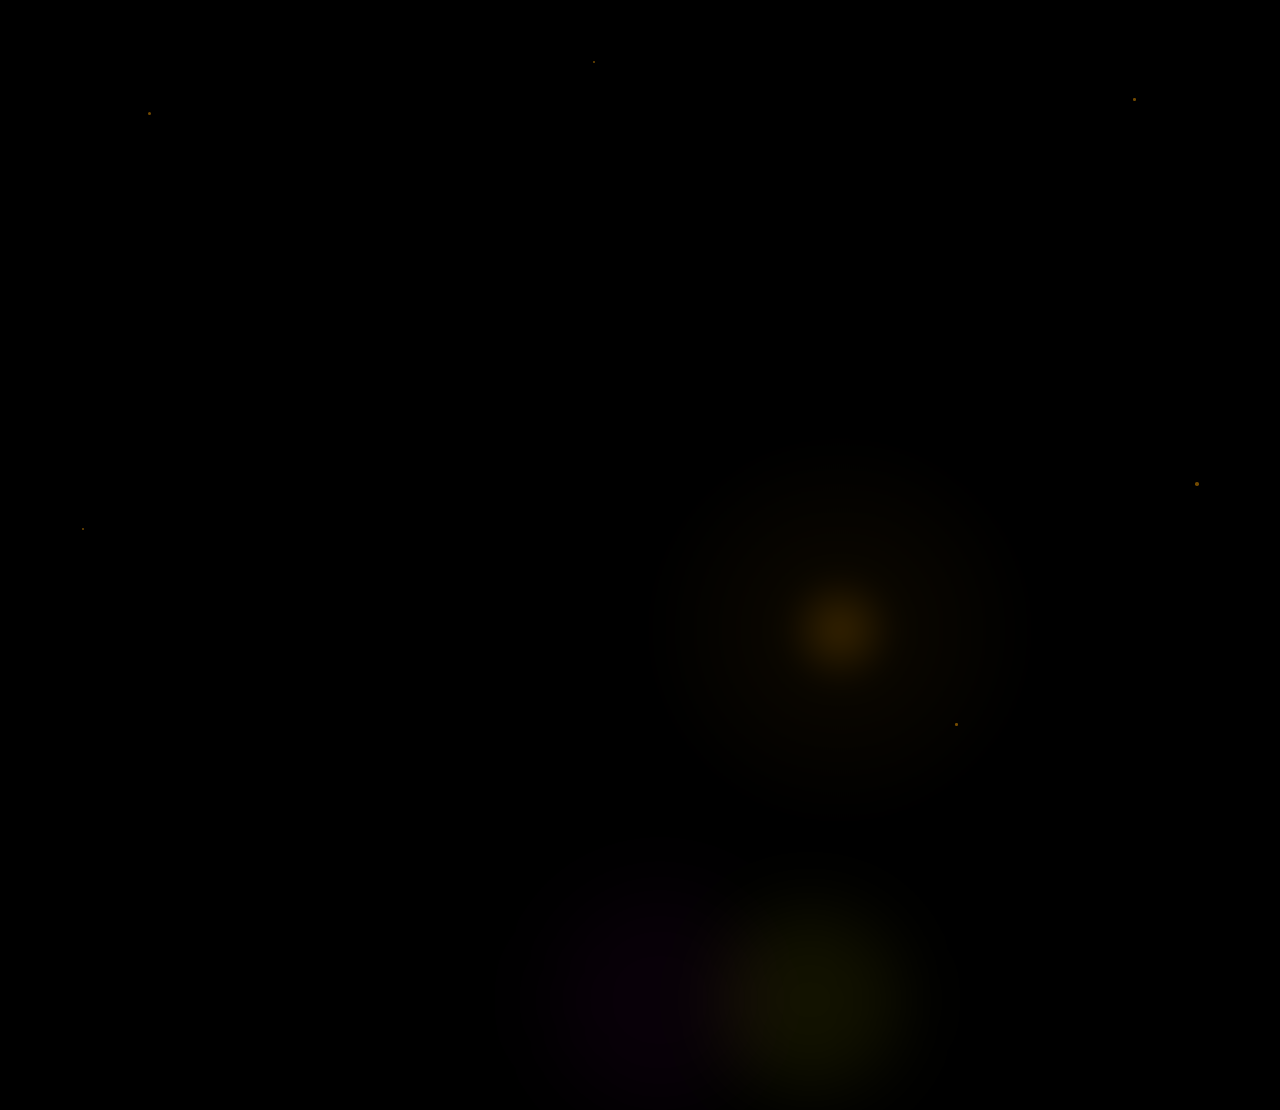
<file: demo-summarize.html>
<!DOCTYPE html>
<html lang="en">
<head>
    <meta charset="UTF-8">
    <meta name="viewport" content="width=device-width, initial-scale=1.0">
    <title>Noetic Summarize Demo</title>
    <style>
        * {
            margin: 0;
            padding: 0;
            box-sizing: border-box;
        }

        body {
            background: #000;
            font-family: -apple-system, "SF Pro Rounded", BlinkMacSystemFont, sans-serif;
            overflow: hidden;
            width: 100vw;
            height: 100vh;
            display: flex;
            align-items: center;
            justify-content: center;
        }

        .container {
            position: relative;
            width: 100%;
            height: 100%;
            display: flex;
            align-items: center;
            justify-content: center;
        }

        /* Glow Aura */
        .glow-aura {
            position: absolute;
            pointer-events: none;
            z-index: 1;
        }

        .glow-primary {
            width: 400px;
            height: 400px;
            border-radius: 50%;
            background: radial-gradient(circle, rgba(255, 165, 0, 0.22) 0%, rgba(255, 165, 0, 0.04) 20%, transparent 70%);
            filter: blur(12px);
            margin-top: -20px;
            animation: pulse 3s ease-in-out infinite;
        }

        .glow-secondary {
            width: 220px;
            height: 220px;
            border-radius: 50%;
            background: rgba(128, 0, 128, 0.06);
            filter: blur(40px);
            position: absolute;
            margin-left: -90px;
            margin-top: 60px;
        }

        .glow-tertiary {
            width: 180px;
            height: 180px;
            border-radius: 50%;
            background: rgba(255, 255, 0, 0.07);
            filter: blur(35px);
            position: absolute;
            margin-left: 80px;
            margin-top: 80px;
        }

        @keyframes pulse {
            0%, 100% { opacity: 0.12; }
            50% { opacity: 0.22; }
        }

        /* Particle Layer */
        .particle-layer {
            position: absolute;
            top: 0;
            left: 0;
            width: 100%;
            height: 100%;
            pointer-events: none;
        }

        .particle {
            position: absolute;
            border-radius: 50%;
            background: rgba(255, 165, 0, 0.45);
            filter: blur(0.5px);
            opacity: 0;
        }

        /* Headline */
        .headline {
            position: absolute;
            top: 58px;
            left: 28px;
            z-index: 10;
        }

        .headline-line1 {
            font-size: 44px;
            font-weight: bold;
            color: white;
            opacity: 0;
            transform: translateY(22px);
            transition: opacity 0.55s cubic-bezier(0.33, 1, 0.68, 1), transform 0.55s cubic-bezier(0.33, 1, 0.68, 1);
        }

        .headline-line2 {
            font-size: 44px;
            font-weight: bold;
            color: #FFA500;
            opacity: 0;
            transform: translateY(22px);
            transition: opacity 0.55s cubic-bezier(0.33, 1, 0.68, 1), transform 0.55s cubic-bezier(0.33, 1, 0.68, 1);
        }

        .headline-sub {
            font-size: 17px;
            font-weight: 300;
            color: rgba(255, 255, 255, 0.42);
            margin-top: 10px;
            opacity: 0;
            transform: translateY(12px);
            transition: opacity 0.5s ease-out, transform 0.5s ease-out;
        }

        /* Phone Mockup */
        .phone-mockup {
            position: absolute;
            top: 50%;
            left: 50%;
            width: 230px;
            height: 498px;
            background: rgba(10, 10, 26, 1);
            border-radius: 44px;
            transform: translate(-50%, -50%) scale(0.82);
            opacity: 0;
            transform-origin: center;
            transition: opacity 0.65s cubic-bezier(0.33, 1, 0.68, 1), transform 0.65s cubic-bezier(0.33, 1, 0.68, 1);
            box-shadow: 0 12px 22px rgba(255, 165, 0, 0.3), 0 18px 35px rgba(0, 0, 0, 0.55);
            border: 0.5px solid rgba(255, 255, 255, 0.1);
            overflow: visible;
            z-index: 5;
        }

        .phone-mockup.visible {
            opacity: 1;
            transform: translate(-50%, -50%) scale(0.82);
        }

        .dynamic-island {
            width: 90px;
            height: 26px;
            background: rgba(255, 255, 255, 0.15);
            border-radius: 13px;
            margin: 8px auto 0;
        }

        .phone-glass {
            position: absolute;
            top: 0;
            left: 0;
            right: 0;
            height: 60px;
            background: linear-gradient(to bottom, rgba(255, 255, 255, 0.07), transparent);
            border-radius: 44px;
            pointer-events: none;
        }

        .volume-buttons {
            position: absolute;
            left: -3px;
            top: 90px;
            display: flex;
            flex-direction: column;
            gap: 8px;
        }

        .volume-btn {
            width: 3px;
            height: 28px;
            background: rgba(255, 255, 255, 0.14);
            border-radius: 1.5px;
        }

        .power-button {
            position: absolute;
            right: -3px;
            top: 90px;
            width: 3px;
            height: 42px;
            background: rgba(255, 255, 255, 0.14);
            border-radius: 1.5px;
        }

        /* Chat Area */
        .chat-area {
            padding: 20px 12px 6px;
        }

        .chat-header {
            display: flex;
            align-items: center;
            gap: 6px;
            margin-bottom: 6px;
        }

        .chat-avatar {
            width: 18px;
            height: 18px;
            border-radius: 50%;
            background: linear-gradient(to bottom, #FFA500, #800080);
            display: flex;
            align-items: center;
            justify-content: center;
        }

        .chat-avatar span {
            font-size: 8px;
            font-weight: bold;
            color: white;
        }

        .chat-name {
            font-size: 11px;
            font-weight: 600;
            color: rgba(255, 255, 255, 0.65);
        }

        .chat-status {
            width: 5px;
            height: 5px;
            background: #00FF00;
            border-radius: 50%;
            margin-left: auto;
        }

        .chat-bubbles {
            display: flex;
            flex-direction: column;
            gap: 6px;
            padding: 0 10px;
        }

        .bubble {
            padding: 7px 10px;
            border-radius: 11px;
            font-size: 11px;
            max-width: 80%;
        }

        .bubble-incoming {
            background: rgba(255, 255, 255, 0.09);
            color: rgba(255, 255, 255, 0.8);
            align-self: flex-start;
        }

        .bubble-outgoing {
            background: rgba(255, 255, 255, 0.15);
            color: white;
            align-self: flex-end;
        }

        .bubble-long {
            position: relative;
        }

        .bubble-long.highlighted {
            transform: scale(1.03);
            box-shadow: 0 0 12px rgba(255, 165, 0, 0.45);
            transition: transform 0.35s cubic-bezier(0.33, 1, 0.68, 1), box-shadow 0.35s cubic-bezier(0.33, 1, 0.68, 1);
        }

        .bubble-overlay {
            position: absolute;
            inset: 0;
            background: rgba(0, 0, 0, 0.75);
            border-radius: 11px;
            opacity: 0;
            transition: opacity 0.3s;
        }

        .bubble-overlay.visible {
            opacity: 1;
        }

        /* Context Menu */
        .context-menu {
            position: absolute;
            top: 15px;
            right: -15px;
            width: 125px;
            background: rgba(35, 35, 45, 0.95);
            border-radius: 14px;
            border: 0.5px solid rgba(255, 255, 255, 0.15);
            box-shadow: 0 8px 20px rgba(0, 0, 0, 0.65);
            z-index: 10;
            opacity: 0;
            transform: scale(0.8);
            transition: opacity 0.3s, transform 0.3s;
        }

        .context-menu.visible {
            opacity: 1;
            transform: scale(1);
        }

        .menu-item {
            display: flex;
            align-items: center;
            justify-content: space-between;
            padding: 8px 12px;
            font-size: 11px;
            color: white;
        }

        .menu-item.highlighted {
            font-weight: 600;
            color: #FFA500;
            background: rgba(255, 165, 0, 0.15);
            border-radius: 8px;
            padding: 6px 8px;
            margin: 2px 4px;
            border: 0.5px solid rgba(255, 165, 0, 0.5);
        }

        .menu-item.highlighted.pressed {
            transform: scale(0.9);
        }

        .menu-item.destructive {
            color: #FF0000;
        }

        .menu-divider {
            height: 0.5px;
            background: rgba(255, 255, 255, 0.12);
            margin: 0 4px;
        }

        /* Keyboard Spacer */
        .keyboard-spacer {
            height: 8px;
            transition: height 0.55s cubic-bezier(0.33, 1, 0.68, 1);
        }

        .keyboard-spacer.popped {
            height: 223px;
        }

        /* Mock Keyboard - positioned OUTSIDE phone mockup */
        .mock-keyboard {
            position: absolute;
            top: 498px;
            left: 50%;
            transform: translateX(-50%) scale(0.88);
            opacity: 0;
            transition: opacity 0.5s cubic-bezier(0.33, 1, 0.68, 1), transform 0.5s cubic-bezier(0.33, 1, 0.68, 1), top 0.55s cubic-bezier(0.33, 1, 0.68, 1);
            width: 264px;
            height: 215px;
            background: rgb(30, 30, 40);
            border-radius: 18px;
            overflow: hidden;
            padding: 4px 0 6px;
            box-shadow: 0 14px 24px rgba(0, 0, 0, 0.65);
            border: 0.5px solid rgba(255, 255, 255, 0.12);
            z-index: 50;
        }

        .mock-keyboard.visible {
            top: 275px;
            opacity: 1;
            transform: translateX(-50%) scale(1);
        }

        /* Summarize Keyboard */
        .summarize-keyboard {
            display: flex;
            flex-direction: column;
            height: 100%;
        }

        .summarize-header {
            display: flex;
            align-items: center;
            height: 44px;
            background: rgb(20, 20, 30);
            border-bottom: 0.5px solid rgba(255, 255, 255, 0.08);
            padding: 0 8px;
        }

        .brand-chip {
            padding: 0 8px;
            display: flex;
            align-items: center;
            justify-content: center;
            min-width: 24px;
            min-height: 24px;
        }

        .brand-chip img {
            width: 20px;
            height: 20px;
            object-fit: contain;
            border-radius: 4px;
        }

        .header-divider {
            width: 0.5px;
            height: 18px;
            background: rgba(255, 255, 255, 0.12);
            flex-shrink: 0;
        }

        .tab-bar {
            display: flex;
            flex: 1;
        }

        .tab-btn {
            flex: 1;
            display: flex;
            flex-direction: column;
            align-items: center;
            justify-content: center;
            gap: 2px;
            color: rgba(255, 255, 255, 0.4);
            font-size: 11px;
            font-weight: 600;
            opacity: 0;
            transform: translateY(6px);
            transition: opacity 0.3s cubic-bezier(0.33, 1, 0.68, 1), transform 0.3s cubic-bezier(0.33, 1, 0.68, 1);
            position: relative;
        }

        .tab-btn.visible {
            opacity: 1;
            transform: translateY(0);
        }

        .tab-btn.active {
            color: white;
        }

        .tab-btn.active::before {
            content: '';
            position: absolute;
            top: -2px;
            left: 2px;
            right: 2px;
            bottom: -2px;
            background: rgba(255, 255, 255, 0.08);
            border-radius: 6px;
            border: 0.5px solid rgba(255, 255, 255, 0.06);
        }

        .tab-btn-icon {
            font-size: 11px;
            display: flex;
            align-items: center;
            justify-content: center;
        }

        .tab-btn-icon svg {
            fill: currentColor;
        }

        .tab-btn-label {
            font-size: 8px;
            font-weight: 600;
        }

        /* Summarize keyboard tabs are always visible (no cascade animation) */
        .summarize-keyboard .tab-btn {
            opacity: 1;
            transform: translateY(0);
        }

        .content-card {
            flex: 1;
            padding: 4px 6px 4px;
            background: rgba(255, 255, 255, 0.12);
            border-radius: 8px;
            border: 0.5px solid rgba(255, 255, 255, 0.06);
            margin: 0 6px;
            height: 172px;
            display: flex;
            flex-direction: column;
            gap: 4px;
        }

        .card-body {
            flex: 1;
            min-height: 0;
            overflow: hidden;
            display: flex;
            flex-direction: column;
        }

        .content-card-processing {
            padding: 10px 16px;
            height: 100%;
            display: flex;
            flex-direction: column;
            justify-content: center;
            box-sizing: border-box;
        }

        .loading-header {
            display: flex;
            align-items: center;
            gap: 8px;
        }

        .loading-spinner {
            width: 14px;
            height: 14px;
            position: relative;
        }

        .loading-spinner::before {
            content: '';
            position: absolute;
            inset: 0;
            border-radius: 50%;
            border: 1.2px solid rgba(255, 255, 255, 0.12);
        }

        .loading-spinner::after {
            content: '';
            position: absolute;
            inset: 0;
            border-radius: 50%;
            border: 1.2px solid transparent;
            border-top-color: rgba(255, 255, 255, 0.45);
            animation: spin 1.5s linear infinite;
        }

        @keyframes spin {
            to { transform: rotate(360deg); }
        }

        .loading-text {
            font-size: 11px;
            font-weight: bold;
            color: white;
        }

        .loading-dots {
            display: flex;
            gap: 3px;
        }

        .loading-dot {
            width: 3.5px;
            height: 3.5px;
            background: rgba(255, 255, 255, 0.45);
            border-radius: 50%;
            animation: dotPulse 0.5s ease-in-out infinite;
        }

        .loading-dot:nth-child(2) {
            animation-delay: 0.15s;
        }

        .loading-dot:nth-child(3) {
            animation-delay: 0.3s;
        }

        @keyframes dotPulse {
            0%, 100% { transform: scale(0.5); }
            50% { transform: scale(1); }
        }

        .skeleton-lines {
            display: flex;
            flex-direction: column;
            gap: 5px;
            margin-top: 2px;
            opacity: 0.25;
            animation: skeletonPulse 0.8s ease-in-out infinite;
        }

        @keyframes skeletonPulse {
            0%, 100% { opacity: 0.25; }
            50% { opacity: 0.55; }
        }

        .skeleton-line {
            height: 5px;
            background: rgba(255, 255, 255, 0.18);
            border-radius: 3px;
        }

        .skeleton-line.short {
            width: 120px;
        }

        /* Summarize CTA */
        .summarize-cta {
            display: flex;
            align-items: center;
            justify-content: center;
            gap: 6px;
            padding: 6px 12px;
            height: 32px;
            background: rgba(255, 255, 255, 0.1);
            border-radius: 16px;
            border: 0.5px solid rgba(255, 255, 255, 0.08);
            font-size: 12px;
            font-weight: 600;
            color: white;
            transition: transform 0.22s cubic-bezier(0.33, 1, 0.68, 1), background 0.3s, border-color 0.3s;
            align-self: stretch;
        }

        .summarize-cta.glowing {
            animation: ctaGlow 0.6s ease-in-out infinite;
        }

        .summarize-cta.pressed {
            transform: scale(0.9);
        }

        @keyframes ctaGlow {
            0%, 100% { box-shadow: 0 0 10px rgba(255, 165, 0, 0.5); }
            50% { box-shadow: 0 0 20px rgba(255, 165, 0, 0.8); }
        }

        /* Clipboard Card */
        .clipboard-card {
            padding: 10px;
            background: rgba(255, 255, 255, 0.04);
            border-radius: 10px;
            border: 0.5px solid rgba(255, 255, 255, 0.08);
        }

        .clipboard-header {
            display: flex;
            align-items: center;
            gap: 4px;
            margin-bottom: 6px;
        }

        .clipboard-header span:first-child {
            font-size: 9px;
            color: rgba(255, 255, 255, 0.45);
        }

        .clipboard-header span:last-child {
            font-size: 9px;
            font-weight: 500;
            color: rgba(255, 255, 255, 0.45);
        }

        .clipboard-text {
            font-size: 10.5px;
            color: rgba(255, 255, 255, 0.8);
            line-height: 1.5;
            margin-bottom: 2px;
        }

        /* Format Selector */
        .format-selector {
            display: flex;
            padding: 1px;
            background: rgba(0, 0, 0, 0.35);
            border-radius: 6px;
            border: 0.5px solid rgba(255, 255, 255, 0.08);
        }

        .format-btn {
            flex: 1;
            font-size: 10px;
            padding: 4px 0;
            text-align: center;
            color: rgba(255, 255, 255, 0.45);
            border-radius: 4px;
            transition: all 0.2s;
        }

        .format-btn.selected {
            font-weight: bold;
            color: white;
            background: rgba(255, 255, 255, 0.12);
            border: 0.5px solid rgba(255, 255, 255, 0.1);
        }

        /* Result Card */
        .result-text {
            font-size: 9px;
            font-weight: 500;
            color: white;
            line-height: 1.4;
            padding: 4px 6px;
            background: rgba(255, 255, 255, 0.04);
            border-radius: 6px;
            border: 0.5px solid rgba(255, 255, 255, 0.08);
            flex: 1;
            min-height: 0;
            overflow-y: auto;
            white-space: pre-wrap;
            text-align: left;
            scrollbar-width: none;
            -ms-overflow-style: none;
            word-break: break-word;
        }

        .result-text::-webkit-scrollbar {
            display: none;
        }

        .result-actions {
            display: flex;
            gap: 4px;
            margin-top: 6px;
        }

        .action-btn {
            display: flex;
            gap: 3px;
            padding: 4px 5px;
            background: rgba(255, 255, 255, 0.06);
            border-radius: 4px;
            font-size: 8px;
            font-weight: 600;
            color: rgba(255, 255, 255, 0.6);
        }

        .copy-btn {
            display: flex;
            gap: 3px;
            padding: 4px 7px;
            background: rgba(255, 255, 255, 0.08);
            border-radius: 4px;
            border: 0.5px solid rgba(255, 255, 255, 0.1);
            font-size: 8px;
            font-weight: 600;
            color: rgba(255, 255, 255, 0.72);
        }

        /* Fade All */
        .fade-all {
            opacity: 0 !important;
            transform: scale(0.93) !important;
            transition: opacity 1s ease-in-out, transform 1s ease-in-out;
        }
    </style>
</head>
<body>
    <div class="container" id="container">
        <!-- Glow Aura -->
        <div class="glow-aura" id="glowAura">
            <div class="glow-primary"></div>
            <div class="glow-secondary"></div>
            <div class="glow-tertiary"></div>
        </div>

        <!-- Particle Layer -->
        <div class="particle-layer" id="particleLayer"></div>

        <!-- Headline -->
        <div class="headline">
            <div class="headline-line1" id="line1">Long messages?</div>
            <div class="headline-line2" id="line2">Don't skip.</div>
            <div class="headline-sub" id="sub">Get the facts without the filler.</div>
        </div>

        <!-- Phone Mockup -->
        <div class="phone-mockup" id="phone">
            <div class="phone-glass"></div>
            <div class="dynamic-island"></div>
            
            <!-- Volume Buttons -->
            <div class="volume-buttons">
                <div class="volume-btn"></div>
                <div class="volume-btn"></div>
            </div>
            
            <!-- Power Button -->
            <div class="power-button"></div>

            <!-- Chat Area -->
            <div class="chat-area">
                <div class="chat-header">
                    <div class="chat-avatar">
                        <span>R</span>
                    </div>
                    <div class="chat-name">Ralph</div>
                    <div class="chat-status"></div>
                </div>
                <div class="chat-bubbles">
                    <div class="bubble bubble-incoming">Hey! Did you hear about the meeting?</div>
                    <div class="bubble bubble-outgoing">No, what happened?</div>
                    <div class="bubble bubble-incoming bubble-long" id="longBubble">
                        <div class="bubble-overlay" id="bubbleOverlay"></div>
                        Hey! The launch event has been shifted. We discussed the feedback from the client at our main office. We have to push the launch date to next Wednesday, June 3rd at 10:00 AM at the San Francisco office because of some last-minute UI changes and we need to fix the alignment of the onboarding screens and also add a new tone screen to make it premium.
                        <div class="context-menu" id="contextMenu">
                            <div class="menu-item">
                                <span>Reply</span>
                                <span>↩</span>
                            </div>
                            <div class="menu-divider"></div>
                            <div class="menu-item highlighted" id="copyOption">
                                <span>Copy</span>
                                <span>📋</span>
                            </div>
                            <div class="menu-divider"></div>
                            <div class="menu-item">
                                <span>Forward</span>
                                <span>↪</span>
                            </div>
                            <div class="menu-divider"></div>
                            <div class="menu-item destructive">
                                <span>Delete</span>
                                <span>🗑</span>
                            </div>
                        </div>
                    </div>
                </div>
            </div>

            <!-- Keyboard Spacer -->
            <div class="keyboard-spacer" id="keyboardSpacer"></div>

            <!-- Mock Keyboard - positioned inside phone-mockup -->
            <div class="mock-keyboard" id="mockKeyboard">
            <!-- Summarize Keyboard -->
            <div class="summarize-keyboard">
                <div class="summarize-header">
                    <div class="brand-chip"><img src="noetic-logo.png"></div>
                    <div class="header-divider"></div>
                    <div class="tab-bar">
                        <div class="tab-btn" id="tab1">
                            <span class="tab-btn-icon"><svg width="11" height="11" viewBox="0 0 24 24" fill="currentColor"><path d="M12 2C6.48 2 2 6.48 2 12s4.48 10 10 10 10-4.48 10-10S17.52 2 12 2zm-2 15l-5-5 1.41-1.41L10 14.17l7.59-7.59L19 8l-9 9z"/></svg></span>
                            <span class="tab-btn-label">Fix</span>
                        </div>
                        <div class="tab-btn" id="tab2">
                            <span class="tab-btn-icon"><svg width="11" height="11" viewBox="0 0 24 24" fill="currentColor"><rect x="2" y="8" width="2.5" height="8" rx="1"/><rect x="6.5" y="5" width="2.5" height="14" rx="1"/><rect x="11" y="2" width="2.5" height="20" rx="1"/><rect x="15.5" y="5" width="2.5" height="14" rx="1"/><rect x="20" y="8" width="2.5" height="8" rx="1"/></svg></span>
                            <span class="tab-btn-label">Tone</span>
                        </div>
                        <div class="tab-btn" id="tab3">
                            <span class="tab-btn-icon"><svg width="11" height="11" viewBox="0 0 24 24" fill="currentColor"><path d="M12 2L14.5 9H22L16 13.5L18.5 21L12 16.5L5.5 21L8 13.5L2 9H9.5L12 2z"/></svg></span>
                            <span class="tab-btn-label">Assist</span>
                        </div>
                        <div class="tab-btn active" id="tab4">
                            <span class="tab-btn-icon"><svg width="11" height="11" viewBox="0 0 24 24" fill="currentColor"><path d="M14 2H6c-1.1 0-2 .9-2 2v16c0 1.1.9 2 2 2h12c1.1 0 2-.9 2-2V8l-6-6zm2 16H8v-2h8v2zm0-4H8v-2h8v2zm-3-5V3.5L18.5 9H13z"/></svg></span>
                            <span class="tab-btn-label">Summarize</span>
                        </div>
                        <div class="tab-btn" id="tab5">
                            <span class="tab-btn-icon"><svg width="11" height="11" viewBox="0 0 24 24" fill="currentColor"><path d="M12.87 15.07l-2.54-2.51.03-.03A17.52 17.52 0 0014.07 6H17V4h-7V2H8v2H1v2h11.17C11.5 7.92 10.44 9.75 9 11.35 8.07 10.32 7.3 8.85 6.75 7.14c-.36-.96-.52-2.03-.5-3.14H4.25c.02 1.48.34 2.82.95 4 .6 1.16 1.46 2.21 2.54 3.14C9.64 16.5 12.87 15.07 12.87 15.07zM18.5 10h-2L12 22h2l1.12-3h4.75L21 22h2l-4.5-12zm-2.62 7l1.62-4.33L19.12 17h-3.24z"/></svg></span>
                            <span class="tab-btn-label">Translate</span>
                        </div>
                    </div>
                </div>
                <div class="content-card" id="contentCard">
                    <div class="summarize-cta" id="summarizeCta">
                        <svg width="12" height="12" viewBox="0 0 24 24" fill="currentColor"><path d="M16 1H4c-1.1 0-2 .9-2 2v14h2V3h12V1zm3 4H8c-1.1 0-2 .9-2 2v14c0 1.1.9 2 2 2h11c1.1 0 2-.9 2-2V7c0-1.1-.9-2-2-2zm0 16H8V7h11v14z"/></svg>
                        <span>Paste & Summarize</span>
                    </div>
                    <div class="card-body" id="cardBody">
                        <div class="clipboard-card">
                            <div class="clipboard-header">
                                <svg width="12" height="12" viewBox="0 0 24 24" fill="currentColor"><path d="M16 1H4c-1.1 0-2 .9-2 2v14h2V3h12V1zm3 4H8c-1.1 0-2 .9-2 2v14c0 1.1.9 2 2 2h11c1.1 0 2-.9 2-2V7c0-1.1-.9-2-2-2zm0 16H8V7h11v14z"/></svg>
                                <span>Clipboard text:</span>
                            </div>
                            <div class="clipboard-text">"So basically my manager called and the whole team got on and we discussed the feedback..."</div>
                            <div class="format-selector">
                                <div class="format-btn selected" data-format="normal">Normal</div>
                                <div class="format-btn" data-format="bullets">Bullets</div>
                                <div class="format-btn" data-format="oneline">One line</div>
                            </div>
                        </div>
                    </div>
                </div>
            </div>
        </div>
    </div>
    </div>

    <script>
        // Constants
        const RESULT_TEXT = "• Launch date shifted to next Wednesday, June 3rd\n• Event time: 10:00 AM\n• Location: San Francisco office (555 Mission St)\n• Delay caused by UI alignments and Tone screen";

        // State
        let loopToken = Date.now();
        let keyboardState = 'hidden';
        let isProcessing = false;
        let isSummarizeButtonGlowing = false;
        let isSummarizeButtonPressed = false;
        let isCopyOptionHighlighted = false;
        let isCopyOptionPressed = false;
        let showMenu = false;
        let isMessageHighlighted = false;
        let resultText = "";
        let selectedFormat = "normal";
        let fadeAll = false;

        // DOM Elements
        const line1 = document.getElementById('line1');
        const line2 = document.getElementById('line2');
        const sub = document.getElementById('sub');
        const phone = document.getElementById('phone');
        const keyboardSpacer = document.getElementById('keyboardSpacer');
        const mockKeyboard = document.getElementById('mockKeyboard');
        const contentCard = document.getElementById('contentCard');
        const cardBody = document.getElementById('cardBody');
        const summarizeCta = document.getElementById('summarizeCta');
        const longBubble = document.getElementById('longBubble');
        const bubbleOverlay = document.getElementById('bubbleOverlay');
        const contextMenu = document.getElementById('contextMenu');
        const copyOption = document.getElementById('copyOption');
        const container = document.getElementById('container');
        const glowAura = document.getElementById('glowAura');

        function positionGlow() {
            const phoneRect = phone.getBoundingClientRect();
            const contRect = container.getBoundingClientRect();
            glowAura.style.top = (phoneRect.top + phoneRect.height / 2 - contRect.top) + 'px';
            glowAura.style.left = (phoneRect.left + phoneRect.width / 2 - contRect.left) + 'px';
        }

        // Particle layer
        const particleConfigs = [
            { rx: 0.11, ry: 0.13, size: 3.0, dx: 7, dy: -5, dur: 4.2 },
            { rx: 0.89, ry: 0.10, size: 2.5, dx: -6, dy: 8, dur: 3.8 },
            { rx: 0.06, ry: 0.58, size: 2.0, dx: 5, dy: 6, dur: 4.6 },
            { rx: 0.94, ry: 0.54, size: 3.5, dx: -8, dy: -4, dur: 3.5 },
            { rx: 0.46, ry: 0.06, size: 2.0, dx: 4, dy: 7, dur: 5.1 },
            { rx: 0.75, ry: 0.81, size: 2.5, dx: -5, dy: -6, dur: 4.0 },
        ];

        function initParticles() {
            const layer = document.getElementById('particleLayer');
            particleConfigs.forEach((config, i) => {
                const particle = document.createElement('div');
                particle.className = 'particle';
                particle.style.width = config.size + 'px';
                particle.style.height = config.size + 'px';
                particle.style.left = (config.rx * window.innerWidth) + 'px';
                particle.style.top = (config.ry * window.innerHeight) + 'px';
                layer.appendChild(particle);

                setTimeout(() => {
                    particle.style.transition = 'opacity 0.7s ease-in';
                    particle.style.opacity = '1';
                    
                    setTimeout(() => {
                        particle.style.transition = `transform ${config.dur}s ease-in-out infinite alternate`;
                        particle.style.transform = `translate(${config.dx}px, ${config.dy}px)`;
                    }, 100);
                }, (i * 140) + 250);
            });
        }

        function sleep(ms) {
            return new Promise(resolve => setTimeout(resolve, ms));
        }

        function cancelled() {
            return false;
        }

        function resetScene() {
            isProcessing = false;
            isSummarizeButtonGlowing = false;
            isSummarizeButtonPressed = false;
            isCopyOptionHighlighted = false;
            isCopyOptionPressed = false;
            showMenu = false;
            isMessageHighlighted = false;
            resultText = "";
            selectedFormat = "normal";
            keyboardState = 'hidden';
            fadeAll = false;

            // Reset UI
            keyboardSpacer.classList.remove('popped');
            mockKeyboard.classList.remove('visible');
            container.classList.remove('fade-all');
            longBubble.classList.remove('highlighted');
            bubbleOverlay.classList.remove('visible');
            contextMenu.classList.remove('visible');
            copyOption.classList.remove('highlighted', 'pressed');
            summarizeCta.classList.remove('glowing', 'pressed');

            // Reset format buttons
            document.querySelectorAll('.format-btn').forEach(btn => {
                btn.classList.remove('selected');
                if (btn.dataset.format === 'normal') {
                    btn.classList.add('selected');
                }
            });

            // Reset button text
            summarizeCta.innerHTML = `
                <svg width="12" height="12" viewBox="0 0 24 24" fill="currentColor"><path d="M16 1H4c-1.1 0-2 .9-2 2v14h2V3h12V1zm3 4H8c-1.1 0-2 .9-2 2v14c0 1.1.9 2 2 2h11c1.1 0 2-.9 2-2V7c0-1.1-.9-2-2-2zm0 16H8V7h11v14z"/></svg>
                <span>Paste & Summarize</span>
            `;

            // Reset card body
            cardBody.innerHTML = `
                <div class="clipboard-card">
                    <div class="clipboard-header">
                        <svg width="12" height="12" viewBox="0 0 24 24" fill="currentColor"><path d="M16 1H4c-1.1 0-2 .9-2 2v14h2V3h12V1zm3 4H8c-1.1 0-2 .9-2 2v14c0 1.1.9 2 2 2h11c1.1 0 2-.9 2-2V7c0-1.1-.9-2-2-2zm0 16H8V7h11v14z"/></svg>
                        <span>Clipboard text:</span>
                    </div>
                    <div class="clipboard-text">"So basically my manager called and the whole team got on and we discussed the feedback..."</div>
                    <div class="format-selector">
                        <div class="format-btn selected" data-format="normal">Normal</div>
                        <div class="format-btn" data-format="bullets">Bullets</div>
                        <div class="format-btn" data-format="oneline">One line</div>
                    </div>
                </div>
            `;
        }

        function selectFormat(format) {
            selectedFormat = format;
            document.querySelectorAll('.format-btn').forEach(btn => {
                btn.classList.remove('selected');
                if (btn.dataset.format === format) {
                    btn.classList.add('selected');
                }
            });
        }

        async function runLoop() {
            const token = Date.now();
            loopToken = token;
            resetScene();

            // Entry animations
            await sleep(400);
            if (cancelled()) return;
            
            line1.style.opacity = '1';
            line1.style.transform = 'translateY(0)';
            
            await sleep(130);
            if (cancelled()) return;
            
            line2.style.opacity = '1';
            line2.style.transform = 'translateY(0)';
            
            await sleep(150);
            if (cancelled()) return;
            
            sub.style.opacity = '1';
            sub.style.transform = 'translateY(0)';
            
            await sleep(890);
            if (cancelled()) return;
            
            phone.classList.add('visible');
            
            await sleep(2650);
            if (cancelled()) return;

            // Show context menu
            isMessageHighlighted = true;
            longBubble.classList.add('highlighted');
            
            await sleep(400);
            if (cancelled()) return;

            showMenu = true;
            bubbleOverlay.classList.add('visible');
            contextMenu.classList.add('visible');
            
            await sleep(500);
            if (cancelled()) return;

            // Highlight copy option
            isCopyOptionHighlighted = true;
            copyOption.classList.add('highlighted');
            
            await sleep(800);
            if (cancelled()) return;

            // Press copy option
            isCopyOptionPressed = true;
            copyOption.classList.add('pressed');
            
            await sleep(150);
            if (cancelled()) return;

            isCopyOptionPressed = false;
            copyOption.classList.remove('pressed');
            
            // Hide menu
            showMenu = false;
            bubbleOverlay.classList.remove('visible');
            contextMenu.classList.remove('visible');
            isMessageHighlighted = false;
            longBubble.classList.remove('highlighted');
            isCopyOptionHighlighted = false;
            copyOption.classList.remove('highlighted');
            
            await sleep(650);
            if (cancelled()) return;

            // Show keyboard
            keyboardState = 'popped';
            keyboardSpacer.classList.add('popped');
            mockKeyboard.classList.add('visible');
            
            // CTA text transitions from "Paste & Summarize" to "Summarize"
            summarizeCta.innerHTML = `
                <svg width="12" height="12" viewBox="0 0 24 24" fill="currentColor"><path d="M16 1H4c-1.1 0-2 .9-2 2v14h2V3h12V1zm3 4H8c-1.1 0-2 .9-2 2v14c0 1.1.9 2 2 2h11c1.1 0 2-.9 2-2V7c0-1.1-.9-2-2-2zm0 16H8V7h11v14z"/></svg>
                <span>Summarize</span>
            `;

            await sleep(1200);
            if (cancelled()) return;

            // Toggle format from Normal to Bullets
            selectFormat('bullets');
            await sleep(800);
            if (cancelled()) return;

            // Summarize button glow
            isSummarizeButtonGlowing = true;
            summarizeCta.classList.add('glowing');
            
            await sleep(800);
            if (cancelled()) return;

            // Summarize button press
            isSummarizeButtonGlowing = false;
            summarizeCta.classList.remove('glowing');
            isSummarizeButtonPressed = true;
            summarizeCta.classList.add('pressed');
            
            await sleep(150);
            if (cancelled()) return;

            isSummarizeButtonPressed = false;
            summarizeCta.classList.remove('pressed');
            isProcessing = true;
            
            // Show loading in card body (button stays at top)
            cardBody.innerHTML = `
                <div class="content-card-processing">
                    <div class="loading-header">
                        <div class="loading-spinner"></div>
                        <span class="loading-text">Noetic is thinking</span>
                        <div class="loading-dots">
                            <div class="loading-dot"></div>
                            <div class="loading-dot"></div>
                            <div class="loading-dot"></div>
                        </div>
                    </div>
                    <div class="skeleton-lines">
                        <div class="skeleton-line"></div>
                        <div class="skeleton-line"></div>
                        <div class="skeleton-line short"></div>
                    </div>
                </div>
            `;

            await sleep(1500);
            if (cancelled()) return;

            // Show result (bullets) in card body (button stays at top)
            isProcessing = false;
            resultText = RESULT_TEXT;

            // Update button to "Summarized" state
            summarizeCta.innerHTML = `
                <svg width="12" height="12" viewBox="0 0 24 24" fill="currentColor"><path d="M9 16.17L4.83 12l-1.42 1.41L9 19 21 7l-1.41-1.41z"/></svg>
                <span>Summarized</span>
            `;
            summarizeCta.style.background = 'rgba(255, 165, 0, 0.15)';
            summarizeCta.style.borderColor = 'rgba(255, 165, 0, 0.3)';
            
            cardBody.innerHTML = `
                <div style="display: flex; flex-direction: column; gap: 4px; height: 100%;">
                    <div class="result-text">${RESULT_TEXT}</div>
                    <div class="result-actions">
                        <div class="action-btn">
                            <svg width="8" height="8" viewBox="0 0 24 24" fill="currentColor" style="color: rgba(255,255,255,0.6);"><path d="M12 8V4L8 8l4 4V9c3.31 0 6 2.69 6 6s-2.69 6-6 6-6-2.69-6-6H4c0 4.42 3.58 8 8 8s8-3.58 8-8-3.58-8-8-8z"/></svg>
                            <span>New</span>
                        </div>
                        <div style="flex: 1;"></div>
                        <div class="copy-btn">
                            <svg width="8" height="8" viewBox="0 0 24 24" fill="currentColor" style="color: white;"><path d="M16 1H4c-1.1 0-2 .9-2 2v14h2V3h12V1zm3 4H8c-1.1 0-2 .9-2 2v14c0 1.1.9 2 2 2h11c1.1 0 2-.9 2-2V7c0-1.1-.9-2-2-2zm0 16H8V7h11v14z"/></svg>
                            <span>Copy</span>
                        </div>
                    </div>
                </div>
            `;

            await sleep(2400);
            if (cancelled()) return;

            fadeAll = true;
            container.classList.add('fade-all');
            
            await sleep(1000);
            if (cancelled()) return;

            // Restart loop
            await runLoop();
        }

        // Start
        positionGlow();
        window.addEventListener('resize', positionGlow);
        initParticles();
        setTimeout(runLoop, 2650);
    </script>
</body>
</html>
</file>
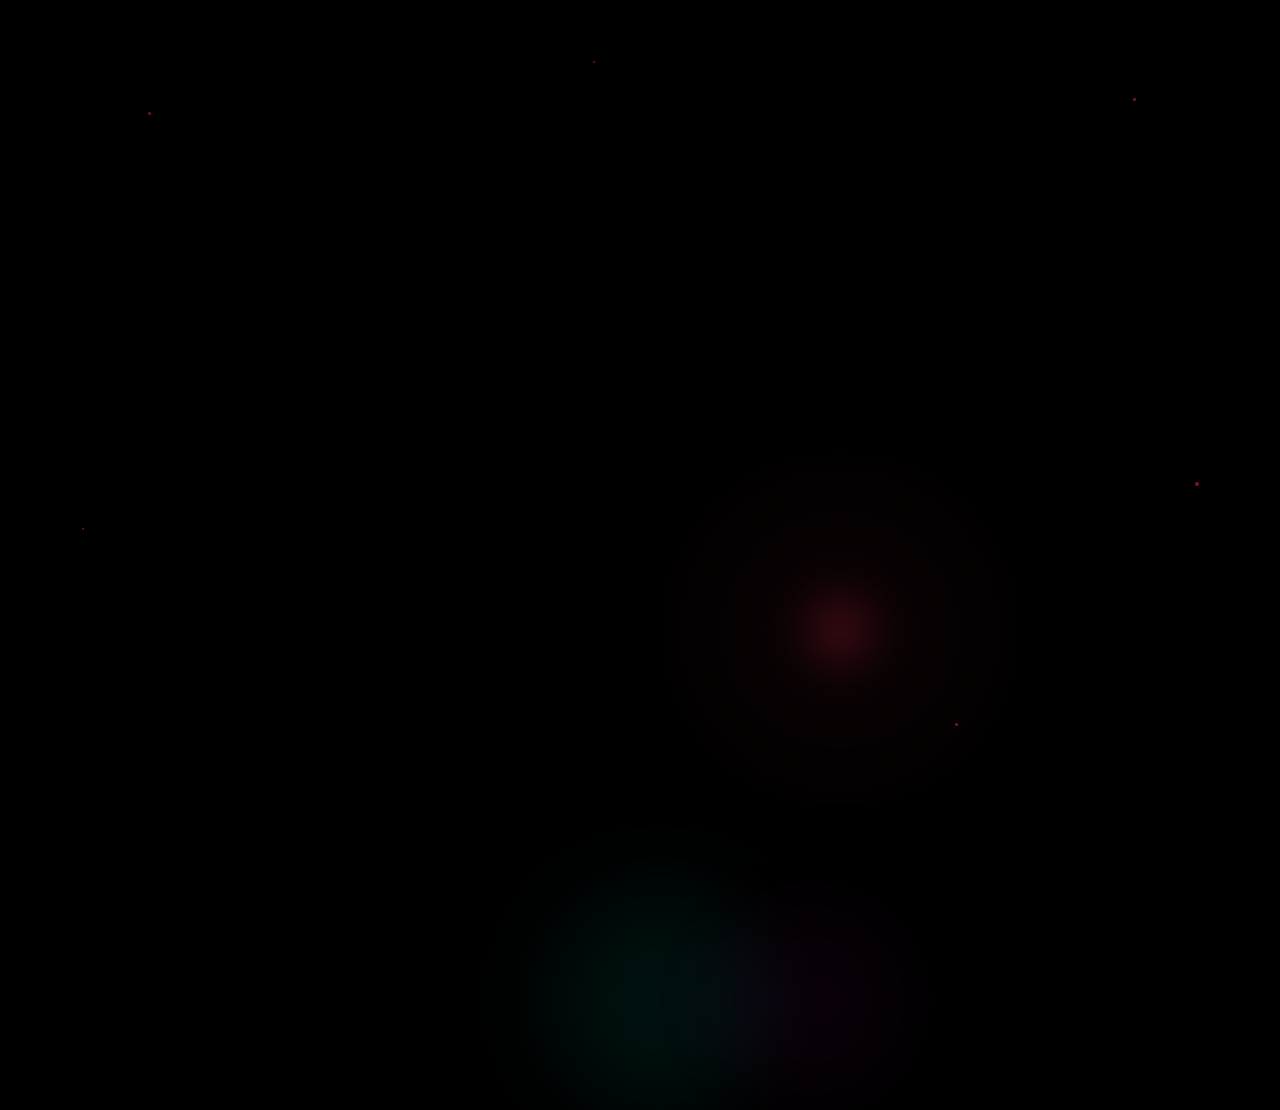
<file: demo-tone.html>
<!DOCTYPE html>
<html lang="en">
<head>
    <meta charset="UTF-8">
    <meta name="viewport" content="width=device-width, initial-scale=1.0">
    <title>Noetic Tone Demo</title>
    <style>
        * {
            margin: 0;
            padding: 0;
            box-sizing: border-box;
        }

        body {
            background: #000;
            font-family: -apple-system, "SF Pro Rounded", BlinkMacSystemFont, sans-serif;
            overflow: hidden;
            width: 100vw;
            height: 100vh;
            display: flex;
            align-items: center;
            justify-content: center;
        }

        .container {
            position: relative;
            width: 100%;
            height: 100%;
            display: flex;
            align-items: center;
            justify-content: center;
        }

        /* Glow Aura */
        .glow-aura {
            position: absolute;
            pointer-events: none;
            z-index: 1;
        }

        .glow-primary {
            width: 400px;
            height: 400px;
            border-radius: 50%;
            background: radial-gradient(circle, rgba(255, 45, 85, 0.22) 0%, rgba(255, 45, 85, 0.04) 20%, transparent 70%);
            filter: blur(12px);
            margin-top: -20px;
            animation: pulse 3s ease-in-out infinite;
        }

        .glow-secondary {
            width: 220px;
            height: 220px;
            border-radius: 50%;
            background: rgba(0, 255, 255, 0.06);
            filter: blur(40px);
            position: absolute;
            margin-left: -90px;
            margin-top: 60px;
        }

        .glow-tertiary {
            width: 180px;
            height: 180px;
            border-radius: 50%;
            background: rgba(128, 0, 128, 0.07);
            filter: blur(35px);
            position: absolute;
            margin-left: 80px;
            margin-top: 80px;
        }

        @keyframes pulse {
            0%, 100% { opacity: 0.12; }
            50% { opacity: 0.22; }
        }

        /* Particle Layer */
        .particle-layer {
            position: absolute;
            top: 0;
            left: 0;
            width: 100%;
            height: 100%;
            pointer-events: none;
        }

        .particle {
            position: absolute;
            border-radius: 50%;
            background: rgba(255, 45, 85, 0.45);
            filter: blur(0.5px);
            opacity: 0;
        }

        /* Headline */
        .headline {
            position: absolute;
            top: 58px;
            left: 28px;
            z-index: 10;
        }

        .headline-line1 {
            font-size: 44px;
            font-weight: bold;
            color: white;
            opacity: 0;
            transform: translateY(22px);
            transition: opacity 0.55s cubic-bezier(0.33, 1, 0.68, 1), transform 0.55s cubic-bezier(0.33, 1, 0.68, 1);
        }

        .headline-line2 {
            font-size: 44px;
            font-weight: bold;
            color: #FF2D55;
            opacity: 0;
            transform: translateY(22px);
            transition: opacity 0.55s cubic-bezier(0.33, 1, 0.68, 1), transform 0.55s cubic-bezier(0.33, 1, 0.68, 1);
        }

        .headline-sub {
            font-size: 17px;
            font-weight: 300;
            color: rgba(255, 255, 255, 0.42);
            margin-top: 10px;
            opacity: 0;
            transform: translateY(12px);
            transition: opacity 0.5s ease-out, transform 0.5s ease-out;
        }

        /* Phone Mockup */
        .phone-mockup {
            position: absolute;
            top: 50%;
            left: 50%;
            width: 230px;
            height: 498px;
            background: rgba(10, 10, 26, 1);
            border-radius: 44px;
            transform: translate(-50%, -50%) scale(0.82);
            opacity: 0;
            transform-origin: center;
            transition: opacity 0.65s cubic-bezier(0.33, 1, 0.68, 1), transform 0.65s cubic-bezier(0.33, 1, 0.68, 1);
            box-shadow: 0 12px 22px rgba(255, 45, 85, 0.3), 0 18px 35px rgba(0, 0, 0, 0.55);
            border: 0.5px solid rgba(255, 255, 255, 0.1);
            overflow: visible;
            z-index: 5;
        }

        .phone-mockup.visible {
            opacity: 1;
            transform: translate(-50%, -50%) scale(0.82);
        }

        .phone-mockup.tone-border {
            border-color: rgba(255, 45, 85, 0.15);
        }

        .dynamic-island {
            width: 90px;
            height: 26px;
            background: rgba(255, 255, 255, 0.15);
            border-radius: 13px;
            margin: 8px auto 0;
        }

        .phone-glass {
            position: absolute;
            top: 0;
            left: 0;
            right: 0;
            height: 60px;
            background: linear-gradient(to bottom, rgba(255, 255, 255, 0.07), transparent);
            border-radius: 44px;
            pointer-events: none;
        }

        .volume-buttons {
            position: absolute;
            left: -3px;
            top: 90px;
            display: flex;
            flex-direction: column;
            gap: 10px;
        }

        .volume-btn {
            width: 3px;
            height: 28px;
            background: rgba(255, 255, 255, 0.14);
            border-radius: 1.5px;
        }

        .power-button {
            position: absolute;
            right: -3px;
            top: 110px;
            width: 3px;
            height: 42px;
            background: rgba(255, 255, 255, 0.14);
            border-radius: 1.5px;
        }

        /* Chat Area */
        .chat-area {
            padding: 20px 12px 6px;
        }

        .chat-header {
            display: flex;
            align-items: center;
            gap: 6px;
            margin-bottom: 6px;
        }

        .chat-avatar {
            width: 18px;
            height: 18px;
            border-radius: 50%;
            background: linear-gradient(to bottom, #FF2D55, #800080);
            display: flex;
            align-items: center;
            justify-content: center;
        }

        .chat-avatar span {
            font-size: 8px;
            font-weight: bold;
            color: white;
        }

        .chat-name {
            font-size: 11px;
            font-weight: 600;
            color: rgba(255, 255, 255, 0.65);
        }

        .chat-status {
            width: 5px;
            height: 5px;
            background: #00FF00;
            border-radius: 50%;
            margin-left: auto;
        }

        .chat-bubbles {
            display: flex;
            flex-direction: column;
            gap: 6px;
            padding: 0 10px;
        }

        .bubble {
            padding: 7px 10px;
            border-radius: 11px;
            font-size: 11px;
            max-width: 80%;
        }

        .bubble-incoming {
            background: rgba(255, 255, 255, 0.09);
            color: rgba(255, 255, 255, 0.8);
            align-self: flex-start;
        }

        .bubble-sent {
            background: #FF2D55;
            color: white;
            align-self: flex-end;
            opacity: 0;
            transform: scale(0.82) translate(8px, 4px);
            transition: opacity 0.45s cubic-bezier(0.33, 1, 0.68, 1), transform 0.45s cubic-bezier(0.33, 1, 0.68, 1);
        }

        .bubble-sent.visible {
            opacity: 1;
            transform: scale(1) translate(0, 0);
        }

        /* Keyboard Spacer */
        .keyboard-spacer {
            height: 8px;
            transition: height 0.55s cubic-bezier(0.33, 1, 0.68, 1);
        }

        .keyboard-spacer.popped {
            height: 223px;
        }

        /* Mock Keyboard - positioned inside phone-mockup using top, fully opaque */
        .mock-keyboard {
            position: absolute;
            top: 498px;
            left: 50%;
            transform: translateX(-50%) scale(0.88);
            opacity: 0;
            transition: opacity 0.5s cubic-bezier(0.33, 1, 0.68, 1), transform 0.5s cubic-bezier(0.33, 1, 0.68, 1), top 0.55s cubic-bezier(0.33, 1, 0.68, 1);
            width: 264px;
            height: 215px;
            background: rgb(30, 30, 40);
            backdrop-filter: none;
            border-radius: 18px;
            overflow: hidden;
            padding: 4px 0 6px;
            box-shadow: 0 14px 24px rgba(0, 0, 0, 0.65);
            border: 0.5px solid rgba(255, 255, 255, 0.12);
            z-index: 50;
        }

        .mock-keyboard.visible {
            top: 275px;
            opacity: 1;
            transform: translateX(-50%) scale(1);
        }

        /* Standard Keyboard */
        .standard-keyboard {
            padding: 0;
        }

        .suggestions-bar {
            display: flex;
            height: 26px;
            background: rgb(25, 25, 35);
        }

        .suggestion {
            flex: 1;
            display: flex;
            align-items: center;
            justify-content: center;
            font-size: 11px;
            color: rgba(255, 255, 255, 0.8);
            border-right: 1px solid rgba(255, 255, 255, 0.08);
        }

        .suggestion:last-child {
            border-right: none;
        }

        .qwerty-row {
            display: flex;
            justify-content: center;
            gap: 4px;
            padding: 0 3px;
            margin-top: 6px;
        }

        .key {
            width: 22px;
            height: 32px;
            background: rgba(255, 255, 255, 0.12);
            border-radius: 5px;
            display: flex;
            align-items: center;
            justify-content: center;
            font-size: 12px;
            color: white;
            position: relative;
            box-shadow: 0 1px 0 rgba(0, 0, 0, 0.25);
            transition: background 0.08s ease-out;
        }

        .key.highlighted {
            background: rgba(255, 255, 255, 0.35);
        }

        .key-popup {
            position: absolute;
            width: 26px;
            height: 36px;
            background: white;
            border-radius: 6px;
            box-shadow: 0 2px 6px rgba(0, 0, 0, 0.35);
            display: flex;
            align-items: center;
            justify-content: center;
            color: black;
            font-size: 14px;
            font-weight: 500;
            pointer-events: none;
            z-index: 200;
            opacity: 0;
            transform: scale(0.5);
            transition: transform 0.08s ease-out, opacity 0.08s ease-out;
        }

        .key-popup.visible {
            opacity: 0.92;
            transform: scale(1);
        }

        .key-space {
            width: 120px;
        }

        .key-special {
            width: 34px;
        }

        .key-return {
            width: 56px;
            background: rgb(255, 45, 85);
        }

        .bottom-bar {
            display: flex;
            align-items: center;
            justify-content: space-between;
            height: 24px;
            padding: 0 12px 2px;
            background: rgb(30, 30, 40);
        }

        .bottom-icon {
            width: 32px;
            height: 32px;
            display: flex;
            align-items: center;
            justify-content: center;
            color: rgba(255, 255, 255, 0.6);
            font-size: 16px;
        }

        .home-indicator {
            width: 70px;
            height: 4px;
            background: rgba(255, 255, 255, 0.25);
            border-radius: 2px;
            margin-bottom: 6px;
        }

        /* Noetic Keyboard */
        .noetic-keyboard {
            display: flex;
            flex-direction: column;
            height: 100%;
        }

        .noetic-header {
            display: flex;
            align-items: center;
            height: 44px;
            background: rgb(20, 20, 30);
            border-bottom: 0.5px solid rgba(255, 255, 255, 0.08);
            padding: 0 8px;
        }

        .brand-chip {
            padding: 0 8px;
            display: flex;
            align-items: center;
            justify-content: center;
            min-width: 24px;
            min-height: 24px;
        }

        .brand-chip img {
            width: 20px;
            height: 20px;
            object-fit: contain;
            border-radius: 4px;
        }

        .header-divider {
            width: 0.5px;
            height: 18px;
            background: rgba(255, 255, 255, 0.12);
            flex-shrink: 0;
        }

        .tab-bar {
            display: flex;
            flex: 1;
        }

        .tab-btn {
            flex: 1;
            display: flex;
            flex-direction: column;
            align-items: center;
            justify-content: center;
            gap: 2px;
            color: rgba(255, 255, 255, 0.4);
            font-size: 11px;
            font-weight: 600;
            opacity: 0;
            transform: translateY(6px);
            transition: opacity 0.3s cubic-bezier(0.33, 1, 0.68, 1), transform 0.3s cubic-bezier(0.33, 1, 0.68, 1);
            position: relative;
        }

        .tab-btn.visible {
            opacity: 1;
            transform: translateY(0);
        }

        .tab-btn.active {
            color: white;
        }

        .tab-btn.active::before {
            content: '';
            position: absolute;
            top: -2px;
            left: 2px;
            right: 2px;
            bottom: -2px;
            background: rgba(255, 255, 255, 0.08);
            border-radius: 6px;
            border: 0.5px solid rgba(255, 255, 255, 0.06);
        }

        .tab-btn-icon {
            font-size: 11px;
            display: flex;
            align-items: center;
            justify-content: center;
        }

        .tab-btn-icon svg {
            fill: currentColor;
        }

        .tab-btn-label {
            font-size: 8px;
            font-weight: 600;
        }

        .tone-chips-row {
            display: flex;
            gap: 6px;
            padding: 6px 8px;
            height: 44px;
            overflow-x: auto;
            scrollbar-width: none;
        }

        .tone-chips-row::-webkit-scrollbar {
            display: none;
        }

        .tone-chip {
            display: flex;
            gap: 4px;
            padding: 4px 10px;
            height: 30px;
            border-radius: 15px;
            font-size: 10px;
            font-weight: 600;
            color: rgba(255, 255, 255, 0.65);
            background: rgba(255, 255, 255, 0.08);
            align-items: center;
            justify-content: center;
            white-space: nowrap;
            flex-shrink: 0;
            transition: transform 0.2s cubic-bezier(0.33, 1, 0.68, 1), background 0.2s, color 0.2s;
        }

        .tone-chip.selected {
            color: white;
            background: rgba(255, 255, 255, 0.18);
            border: 0.5px solid rgba(255, 255, 255, 0.12);
        }

        .tone-chip.glowing {
            animation: toneGlow 0.6s ease-in-out infinite;
        }

        .tone-chip.pressed {
            transform: scale(0.92);
        }

        @keyframes toneGlow {
            0%, 100% { box-shadow: 0 0 10px rgba(255, 45, 85, 0.5); }
            50% { box-shadow: 0 0 20px rgba(255, 45, 85, 0.8); }
        }

        .content-card {
            flex: 1;
            padding: 6px 8px 4px;
            background: rgb(35, 35, 45);
            border-radius: 8px;
            border: 0.5px solid rgba(255, 255, 255, 0.06);
            margin: 0 8px;
            height: 108px;
            display: flex;
            flex-direction: column;
        }

        .content-card-processing {
            padding: 10px 16px;
        }

        .loading-header {
            display: flex;
            align-items: center;
            gap: 8px;
        }

        .loading-spinner {
            width: 14px;
            height: 14px;
            position: relative;
        }

        .loading-spinner::before {
            content: '';
            position: absolute;
            inset: 0;
            border-radius: 50%;
            border: 1.2px solid rgba(255, 255, 255, 0.12);
        }

        .loading-spinner::after {
            content: '';
            position: absolute;
            inset: 0;
            border-radius: 50%;
            border: 1.2px solid transparent;
            border-top-color: rgba(255, 255, 255, 0.45);
            animation: spin 1.5s linear infinite;
        }

        @keyframes spin {
            to { transform: rotate(360deg); }
        }

        .loading-text {
            font-size: 11px;
            font-weight: bold;
            color: white;
        }

        .loading-dots {
            display: flex;
            gap: 3px;
        }

        .loading-dot {
            width: 3.5px;
            height: 3.5px;
            background: rgba(255, 255, 255, 0.45);
            border-radius: 50%;
            animation: dotPulse 0.5s ease-in-out infinite;
        }

        .loading-dot:nth-child(2) {
            animation-delay: 0.15s;
        }

        .loading-dot:nth-child(3) {
            animation-delay: 0.3s;
        }

        @keyframes dotPulse {
            0%, 100% { transform: scale(0.5); }
            50% { transform: scale(1); }
        }

        .skeleton-lines {
            display: flex;
            flex-direction: column;
            gap: 5px;
            margin-top: 2px;
            opacity: 0.25;
            animation: skeletonPulse 0.8s ease-in-out infinite;
        }

        @keyframes skeletonPulse {
            0%, 100% { opacity: 0.25; }
            50% { opacity: 0.55; }
        }

        .skeleton-line {
            height: 5px;
            background: rgba(255, 255, 255, 0.18);
            border-radius: 3px;
        }

        .skeleton-line.short {
            width: 120px;
        }

        /* Original Input Bar - always at bottom */
        .input-bar-original {
            position: absolute;
            bottom: 26px;
            left: 50%;
            transform: translateX(-50%);
            width: 202px;
            padding: 5px 8px;
            background: rgba(255, 255, 255, 0.05);
            border-radius: 14px;
            border: 0.5px solid rgba(255, 255, 255, 0.06);
            display: flex;
            align-items: flex-end;
            gap: 6px;
            box-shadow: 0 5px 10px rgba(0, 0, 0, 0.55);
            z-index: 150;
        }

        .input-bar-original.hidden {
            opacity: 0;
            pointer-events: none;
            transform: translateX(-50%) translateY(8px);
            transition: opacity 0.2s ease, transform 0.2s ease;
        }

        /* Keyboard Input Bar - appears above keyboard */
        .input-bar-keyboard {
            position: absolute;
            top: 235px;
            left: 50%;
            transform: translateX(-50%) translateY(16px);
            width: 264px;
            padding: 5px 8px;
            background: rgba(255, 255, 255, 0.16);
            border-radius: 14px;
            border: 0.5px solid rgba(255, 255, 255, 0.2);
            display: flex;
            align-items: flex-end;
            gap: 6px;
            opacity: 0;
            transition: opacity 1s cubic-bezier(0.33, 1, 0.68, 1), transform 1s cubic-bezier(0.33, 1, 0.68, 1), width 0.55s cubic-bezier(0.33, 1, 0.68, 1), background 0.3s, border-color 0.3s, top 0.3s cubic-bezier(0.33, 1, 0.68, 1);
            box-shadow: 0 5px 10px rgba(0, 0, 0, 0.55), 0 3px 8px rgba(255, 45, 85, 0.15);
            z-index: 150;
        }

        .input-bar-keyboard.visible {
            opacity: 1;
            transform: translateX(-50%) translateY(0);
        }

        .input-bar-keyboard.multi-line {
            top: 225px;
        }

        .input-bar-keyboard.leaving {
            top: 580px;
            opacity: 0;
            transition: top 0.55s cubic-bezier(0.33, 1, 0.68, 1), opacity 0.35s ease;
        }

        .input-text {
            flex: 1;
            font-size: 13px;
            color: white;
            min-height: 20px;
            line-height: 1.4;
            position: relative;
        }

        .text-layer-fixed {
            position: absolute;
            top: 0;
            left: 0;
            width: 100%;
            clip-path: inset(0 100% 0 0);
            white-space: pre-wrap;
            word-break: break-word;
            color: white;
            pointer-events: none;
        }

        .text-layer-draft {
            position: relative;
            width: 100%;
            white-space: pre-wrap;
            word-break: break-word;
            clip-path: inset(0 0 0 0);
        }

        .input-text .placeholder {
            color: rgba(255, 255, 255, 0.2);
        }

        .send-btn {
            width: 18px;
            height: 18px;
            border-radius: 50%;
            background: rgba(255, 255, 255, 0.12);
            display: flex;
            align-items: center;
            justify-content: center;
            color: white;
            font-size: 9px;
            font-weight: bold;
            transition: transform 0.2s cubic-bezier(0.33, 1, 0.68, 1), background 0.3s;
        }

        .send-btn.active {
            background: #FF2D55;
        }

        .send-btn.glowing {
            animation: sendGlow 0.6s ease-in-out infinite;
        }

        .send-btn.pressed {
            transform: scale(0.82);
        }

        @keyframes sendGlow {
            0%, 100% { box-shadow: 0 0 10px rgba(88, 86, 214, 0.5); }
            50% { box-shadow: 0 0 20px rgba(88, 86, 214, 0.8); }
        }

        /* Particle Canvas - positioned inside phone-mockup using top */
        .particle-canvas {
            position: absolute;
            top: 466px;
            left: 50%;
            transform: translateX(-50%);
            pointer-events: none;
            z-index: 152;
            width: 264px;
            height: 40px;
            opacity: 0;
            transition: top 0.55s cubic-bezier(0.33, 1, 0.68, 1), opacity 0.3s;
        }

        .particle-canvas.visible {
            top: 230px;
            opacity: 1;
        }

        /* Fade All */
        .fade-all {
            opacity: 0 !important;
            transform: scale(0.93) !important;
            transition: opacity 1s ease-in-out, transform 1s ease-in-out;
        }
    </style>
</head>
<body>
    <div class="container" id="container">
        <!-- Glow Aura -->
        <div class="glow-aura" id="glowAura">
            <div class="glow-primary"></div>
            <div class="glow-secondary"></div>
            <div class="glow-tertiary"></div>
        </div>

        <!-- Particle Layer -->
        <div class="particle-layer" id="particleLayer"></div>

        <!-- Headline -->
        <div class="headline">
            <div class="headline-line1" id="line1">Sound exactly</div>
            <div class="headline-line2" id="line2">how you feel.</div>
            <div class="headline-sub" id="sub">Professional. Casual. Friendly. One tap away.</div>
        </div>

        <!-- Phone Mockup -->
        <div class="phone-mockup" id="phone">
            <div class="phone-glass"></div>
            <div class="dynamic-island"></div>
            
            <!-- Volume Buttons -->
            <div class="volume-buttons">
                <div class="volume-btn"></div>
                <div class="volume-btn"></div>
            </div>
            
            <!-- Power Button -->
            <div class="power-button"></div>

            <!-- Chat Area -->
            <div class="chat-area">
                <div class="chat-header">
                    <div class="chat-avatar">
                        <span>L</span>
                    </div>
                    <div class="chat-name">Lalith</div>
                    <div class="chat-status"></div>
                </div>
                <div class="chat-bubbles">
                    <div class="bubble bubble-incoming">Anything I can help with today? 👋</div>
                    <div class="bubble bubble-sent" id="sentBubble">yo drop the project report rn pls fr, need it today</div>
                </div>
            </div>

            <!-- Keyboard Spacer -->
            <div class="keyboard-spacer" id="keyboardSpacer"></div>

            <!-- Mock Keyboard - positioned inside phone-mockup -->
            <div class="mock-keyboard" id="mockKeyboard">
            <!-- Standard Keyboard -->
            <div class="standard-keyboard" id="standardKeyboard">
                <div class="suggestions-bar">
                    <div class="suggestion">Yeah</div>
                    <div class="suggestion">Sure</div>
                    <div class="suggestion">Okay</div>
                </div>
                <div class="qwerty-row">
                    <div class="key" data-key="Q">Q</div>
                    <div class="key" data-key="W">W</div>
                    <div class="key" data-key="E">E</div>
                    <div class="key" data-key="R">R</div>
                    <div class="key" data-key="T">T</div>
                    <div class="key" data-key="Y">Y</div>
                    <div class="key" data-key="U">U</div>
                    <div class="key" data-key="I">I</div>
                    <div class="key" data-key="O">O</div>
                    <div class="key" data-key="P">P</div>
                </div>
                <div class="qwerty-row">
                    <div class="key" data-key="A">A</div>
                    <div class="key" data-key="S">S</div>
                    <div class="key" data-key="D">D</div>
                    <div class="key" data-key="F">F</div>
                    <div class="key" data-key="G">G</div>
                    <div class="key" data-key="H">H</div>
                    <div class="key" data-key="J">J</div>
                    <div class="key" data-key="K">K</div>
                    <div class="key" data-key="L">L</div>
                </div>
                <div class="qwerty-row">
                    <div class="key key-special" data-key="SHIFT">⇧</div>
                    <div class="key" data-key="Z">Z</div>
                    <div class="key" data-key="X">X</div>
                    <div class="key" data-key="C">C</div>
                    <div class="key" data-key="V">V</div>
                    <div class="key" data-key="B">B</div>
                    <div class="key" data-key="N">N</div>
                    <div class="key" data-key="M">M</div>
                    <div class="key key-special" data-key="BACKSPACE">⌫</div>
                </div>
                <div class="qwerty-row">
                    <div class="key key-special" data-key="123">123</div>
                    <div class="key key-space" data-key="SPACE">space</div>
                    <div class="key key-return" data-key="RETURN">return</div>
                </div>
                <div class="bottom-bar">
                    <div class="bottom-icon"><svg width="16" height="16" viewBox="0 0 24 24" fill="currentColor" style="color: rgba(255,255,255,0.6);"><path d="M12 2C6.48 2 2 6.48 2 12s4.48 10 10 10 10-4.48 10-10S17.52 2 12 2zm-1 17.93c-3.95-.49-7-3.85-7-7.93 0-.62.08-1.21.21-1.79L9 15v1c0 1.1.9 2 2 2v1.93zm6.9-2.54c-.26-.81-1-1.39-1.9-1.39h-1v-3c0-.55-.45-1-1-1H8v-2h2c.55 0 1-.45 1-1V7h2c1.1 0 2-.9 2-2v-.41c2.93 1.19 5 4.06 5 7.41 0 2.08-.8 3.97-2.1 5.39z"/></svg></div>
                    <div class="home-indicator"></div>
                    <div class="bottom-icon"><svg width="16" height="16" viewBox="0 0 24 24" fill="currentColor" style="color: rgba(255,255,255,0.6);"><path d="M12 14c1.66 0 3-1.34 3-3V5c0-1.66-1.34-3-3-3S9 3.34 9 5v6c0 1.66 1.34 3 3 3zm-1-9c0-.55.45-1 1-1s1 .45 1 1v6c0 .55-.45 1-1 1s-1-.45-1-1V5zm6 6c0 2.76-2.24 5-5 5s-5-2.24-5-5H5c0 3.53 2.61 6.43 6 6.92V21h2v-3.08c3.39-.49 6-3.39 6-6.92h-2z"/></svg></div>
                </div>
            </div>

            <!-- Noetic Keyboard -->
            <div class="noetic-keyboard" id="noeticKeyboard" style="display: none;">
                <div class="noetic-header">
                    <div class="brand-chip"><img src="noetic-logo.png"></div>
                    <div class="header-divider"></div>
                    <div class="tab-bar">
                        <div class="tab-btn" id="tab1">
                            <span class="tab-btn-icon"><svg width="11" height="11" viewBox="0 0 24 24" fill="currentColor"><path d="M12 2C6.48 2 2 6.48 2 12s4.48 10 10 10 10-4.48 10-10S17.52 2 12 2zm-2 15l-5-5 1.41-1.41L10 14.17l7.59-7.59L19 8l-9 9z"/></svg></span>
                            <span class="tab-btn-label">Fix</span>
                        </div>
                        <div class="tab-btn active" id="tab2">
                            <span class="tab-btn-icon"><svg width="11" height="11" viewBox="0 0 24 24" fill="currentColor"><rect x="2" y="8" width="2.5" height="8" rx="1"/><rect x="6.5" y="5" width="2.5" height="14" rx="1"/><rect x="11" y="2" width="2.5" height="20" rx="1"/><rect x="15.5" y="5" width="2.5" height="14" rx="1"/><rect x="20" y="8" width="2.5" height="8" rx="1"/></svg></span>
                            <span class="tab-btn-label">Tone</span>
                        </div>
                        <div class="tab-btn" id="tab3">
                            <span class="tab-btn-icon"><svg width="11" height="11" viewBox="0 0 24 24" fill="currentColor"><path d="M12 2L14.5 9H22L16 13.5L18.5 21L12 16.5L5.5 21L8 13.5L2 9H9.5L12 2z"/></svg></span>
                            <span class="tab-btn-label">Assist</span>
                        </div>
                        <div class="tab-btn" id="tab4">
                            <span class="tab-btn-icon"><svg width="11" height="11" viewBox="0 0 24 24" fill="currentColor"><path d="M14 2H6c-1.1 0-2 .9-2 2v16c0 1.1.9 2 2 2h12c1.1 0 2-.9 2-2V8l-6-6zm2 16H8v-2h8v2zm0-4H8v-2h8v2zm-3-5V3.5L18.5 9H13z"/></svg></span>
                            <span class="tab-btn-label">Summarize</span>
                        </div>
                        <div class="tab-btn" id="tab5">
                            <span class="tab-btn-icon"><svg width="11" height="11" viewBox="0 0 24 24" fill="currentColor"><path d="M12.87 15.07l-2.54-2.51.03-.03A17.52 17.52 0 0014.07 6H17V4h-7V2H8v2H1v2h11.17C11.5 7.92 10.44 9.75 9 11.35 8.07 10.32 7.3 8.85 6.75 7.14c-.36-.96-.52-2.03-.5-3.14H4.25c.02 1.48.34 2.82.95 4 .6 1.16 1.46 2.21 2.54 3.14C9.64 16.5 12.87 15.07 12.87 15.07zM18.5 10h-2L12 22h2l1.12-3h4.75L21 22h2l-4.5-12zm-2.62 7l1.62-4.33L19.12 17h-3.24z"/></svg></span>
                            <span class="tab-btn-label">Translate</span>
                        </div>
                    </div>
                </div>
                <div class="tone-chips-row" id="toneChipsRow">
                    <div class="tone-chip" data-tone="Professional" id="chipProfessional">
                        <svg width="10" height="10" viewBox="0 0 24 24" fill="currentColor"><path d="M21 8V6H3v2h18zm0 4H3v2h18v-2zm0 4H3v2h18v-2z"/></svg>
                        <span>Professional</span>
                    </div>
                    <div class="tone-chip" data-tone="Casual" id="chipCasual">
                        <svg width="10" height="10" viewBox="0 0 24 24" fill="currentColor"><path d="M2 21h19v-3H2v3zM20 8l-3-3V4c0-1.1.9-2 2-2s2 .9 2 2v4zM9.5 19c.83 0 1.5-.67 1.5-1.5S10.33 16 9.5 16 8 16.67 8 17.5 8.67 19 9.5 19zM4.5 11c.83 0 1.5-.67 1.5-1.5S5.33 8 4.5 8 3 8.67 3 9.5 3.67 11 4.5 11zM18.09 13.41L16.5 12 13 15.5l1.41 1.41L16.5 14.83 18.09 16.41 21.5 13l-1.41-1.41L18.09 13.41z"/></svg>
                        <span>Casual</span>
                    </div>
                    <div class="tone-chip" data-tone="Polite" id="chipPolite">
                        <svg width="10" height="10" viewBox="0 0 24 24" fill="currentColor"><path d="M12 2C6.48 2 2 6.48 2 12s4.48 10 10 10 10-4.48 10-10S17.52 2 12 2zm0 18c-4.41 0-8-3.59-8-8s3.59-8 8-8 8 3.59 8 8-3.59 8-8 8zm-1-13h2v6h-2zm0 8h2v2h-2z"/></svg>
                        <span>Polite</span>
                    </div>
                    <div class="tone-chip" data-tone="Friendly" id="chipFriendly">
                        <svg width="10" height="10" viewBox="0 0 24 24" fill="currentColor"><path d="M11.99 2C6.47 2 2 6.48 2 12s4.47 10 9.99 10C17.52 22 22 17.52 22 12S17.52 2 11.99 2zM12 20c-4.42 0-8-3.58-8-8s3.58-8 8-8 8 3.58 8 8-3.58 8-8 8zm3.5-9c.83 0 1.5-.67 1.5-1.5S16.33 8 15.5 8 14 8.67 14 9.5s.67 1.5 1.5 1.5zm-7 0c.83 0 1.5-.67 1.5-1.5S9.33 8 8.5 8 7 8.67 7 9.5 7.67 11 8.5 11zm3.5 6.5c2.33 0 4.31-1.46 5.11-3.5H6.89c.8 2.04 2.78 3.5 5.11 3.5z"/></svg>
                        <span>Friendly</span>
                    </div>
                    <div class="tone-chip" data-tone="Gen Z" id="chipGenZ">
                        <svg width="10" height="10" viewBox="0 0 24 24" fill="currentColor"><path d="M13.5.67s.74 2.65.74 4.8c0 2.06-1.35 3.73-3.41 3.73-2.07 0-3.63-1.67-3.63-3.73l.03-.36C5.21 7.51 4 10.62 4 14c0 4.42 3.58 8 8 8s8-3.58 8-8C20 8.61 17.41 3.8 13.5.67zM11.71 19c-1.78 0-3.22-1.4-3.22-3.14 0-1.62 1.05-2.76 2.81-3.12 1.77-.36 3.6-1.21 4.62-2.58.39 1.29.59 2.65.59 4.04 0 2.65-2.15 4.8-4.8 4.8z"/></svg>
                        <span>Gen Z</span>
                    </div>
                </div>
                <div class="content-card" id="contentCard">
                    <div style="display: flex; flex-direction: column; align-items: center; justify-content: center; height: 100%; gap: 10px;">
                        <svg width="16" height="16" viewBox="0 0 24 24" fill="rgba(255,255,255,0.75)"><path d="M19 3H5c-1.1 0-2 .9-2 2v14c0 1.1.9 2 2 2h14c1.1 0 2-.9 2-2V5c0-1.1-.9-2-2-2zm-5 14H7v-2h7v2zm3-4H7v-2h10v2zm0-4H7V7h10v2z"/></svg>
                        <span style="font-size: 11px; font-weight: 600; color: white;">Ready to change your tone</span>
                    </div>
                </div>
            </div>
            </div>

            <!-- Key Popup - outside keyboard to avoid overflow clipping -->
            <div class="key-popup" id="keyPopup"></div>

            <!-- Original Input Bar - always at bottom -->
            <div class="input-bar input-bar-original" id="inputBarOriginal">
                <div class="input-text" id="inputTextOriginal">iMessage</div>
                <div class="send-btn" id="sendBtnOriginal">↑</div>
            </div>

            <!-- Keyboard Input Bar - appears above keyboard -->
            <div class="input-bar input-bar-keyboard" id="inputBarKeyboard">
                <div class="input-text" id="inputTextKeyboard">
                    <div class="text-layer-fixed" id="textLayerFixed"></div>
                    <div class="text-layer-draft" id="textLayerDraft"><span id="textLayerDraftInner"></span></div>
                </div>
                <div class="send-btn" id="sendBtnKeyboard">↑</div>
            </div>

            <!-- Particle Canvas for magic sweep - positioned inside phone-mockup -->
            <canvas class="particle-canvas" id="magicCanvas" width="264" height="40"></canvas>
        </div>
    </div>

    <script>
        // Constants
        const DRAFT_STR = "can you send me the project report\nwhenever you get a chance today";
        const TONE_RESULTS = {
            "Professional": "Could you please forward the project report at your earliest convenience today?",
            "Gen Z": "yo drop the project report rn pls fr, need it today"
        };
        const BOSS_STR = "Anything I can help with today? 👋";
        let selectedTone = null;

        // State
        let loopToken = Date.now();
        let keyboardState = 'hidden'; // hidden, standard, noetic
        let currentInputText = "";
        let isFixed = false;
        let isProcessing = false;
        let isToneChipGlowing = false;
        let isToneChipPressed = false;
        let isReplaceButtonGlowing = false;
        let isReplaceButtonPressed = false;
        let isSendButtonGlowing = false;
        let isSendButtonPressed = false;
        let messageSent = false;
        let showSentBubble = false;
        let fadeAll = false;
        let magicRevealProgress = 0;
        let inputBarTextShowsFixed = false;
        let tabCascadePhase = 0;
        let magicParticles = [];

        // DOM Elements
        const line1 = document.getElementById('line1');
        const line2 = document.getElementById('line2');
        const sub = document.getElementById('sub');
        const phone = document.getElementById('phone');
        const keyboardSpacer = document.getElementById('keyboardSpacer');
        const mockKeyboard = document.getElementById('mockKeyboard');
        const standardKeyboard = document.getElementById('standardKeyboard');
        const noeticKeyboard = document.getElementById('noeticKeyboard');
        const inputBarOriginal = document.getElementById('inputBarOriginal');
        const inputBarKeyboard = document.getElementById('inputBarKeyboard');
        const inputTextOriginal = document.getElementById('inputTextOriginal');
        const inputTextKeyboard = document.getElementById('inputTextKeyboard');
        const textLayerFixed = document.getElementById('textLayerFixed');
        const textLayerDraft = document.getElementById('textLayerDraft');
        const textLayerDraftInner = document.getElementById('textLayerDraftInner');
        const sendBtnOriginal = document.getElementById('sendBtnOriginal');
        const sendBtnKeyboard = document.getElementById('sendBtnKeyboard');
        const sentBubble = document.getElementById('sentBubble');
        const contentCard = document.getElementById('contentCard');
        const toneChipsRow = document.getElementById('toneChipsRow');
        const keyPopup = document.getElementById('keyPopup');
        const container = document.getElementById('container');
        const glowAura = document.getElementById('glowAura');
        const magicCanvas = document.getElementById('magicCanvas');
        const magicCtx = magicCanvas.getContext('2d');

        function positionGlow() {
            const phoneRect = phone.getBoundingClientRect();
            const contRect = container.getBoundingClientRect();
            glowAura.style.top = (phoneRect.top + phoneRect.height / 2 - contRect.top) + 'px';
            glowAura.style.left = (phoneRect.left + phoneRect.width / 2 - contRect.left) + 'px';
        }

        // Particle layer
        const particleConfigs = [
            { rx: 0.11, ry: 0.13, size: 3.0, dx: 7, dy: -5, dur: 4.2 },
            { rx: 0.89, ry: 0.10, size: 2.5, dx: -6, dy: 8, dur: 3.8 },
            { rx: 0.06, ry: 0.58, size: 2.0, dx: 5, dy: 6, dur: 4.6 },
            { rx: 0.94, ry: 0.54, size: 3.5, dx: -8, dy: -4, dur: 3.5 },
            { rx: 0.46, ry: 0.06, size: 2.0, dx: 4, dy: 7, dur: 5.1 },
            { rx: 0.75, ry: 0.81, size: 2.5, dx: -5, dy: -6, dur: 4.0 },
        ];

        function initParticles() {
            const layer = document.getElementById('particleLayer');
            particleConfigs.forEach((config, i) => {
                const particle = document.createElement('div');
                particle.className = 'particle';
                particle.style.width = config.size + 'px';
                particle.style.height = config.size + 'px';
                particle.style.left = (config.rx * window.innerWidth) + 'px';
                particle.style.top = (config.ry * window.innerHeight) + 'px';
                layer.appendChild(particle);

                setTimeout(() => {
                    particle.style.transition = 'opacity 0.7s ease-in';
                    particle.style.opacity = '1';
                    
                    setTimeout(() => {
                        particle.style.transition = `transform ${config.dur}s ease-in-out infinite alternate`;
                        particle.style.transform = `translate(${config.dx}px, ${config.dy}px)`;
                    }, 100);
                }, (i * 140) + 250);
            });
        }

        function sleep(ms) {
            return new Promise(resolve => setTimeout(resolve, ms));
        }

        function cancelled() {
            return false; // For now, always continue
        }

        function resetScene() {
            currentInputText = "";
            showBadge = false;
            isFixed = false;
            isProcessing = false;
            isToneChipGlowing = false;
            isToneChipPressed = false;
            isReplaceButtonGlowing = false;
            isReplaceButtonPressed = false;
            isSendButtonGlowing = false;
            isSendButtonPressed = false;
            messageSent = false;
            showSentBubble = false;
            keyboardState = 'hidden';
            magicRevealProgress = 0;
            inputBarTextShowsFixed = false;
            tabCascadePhase = 0;
            magicParticles = [];
            fadeAll = false;
            selectedTone = null;

            // Reset UI — disable transitions temporarily to prevent flash during restart
            sentBubble.style.transition = 'none';
            sentBubble.classList.remove('visible');
            sentBubble.style.opacity = '0';
            sentBubble.style.transform = 'scale(0.82) translate(8px, 4px)';

            inputBarKeyboard.style.transition = 'none';
            inputBarKeyboard.classList.remove('visible', 'fixed', 'leaving');
            inputBarKeyboard.style.opacity = '0';

            keyPopup.classList.remove('visible');

            phone.classList.remove('tone-border');
            keyboardSpacer.classList.remove('popped');
            mockKeyboard.classList.remove('visible');
            mockKeyboard.style.display = '';
            standardKeyboard.style.display = 'block';
            noeticKeyboard.style.display = 'none';
            inputBarOriginal.classList.remove('hidden');
            sendBtnOriginal.classList.remove('active', 'glowing', 'pressed');
            sendBtnKeyboard.classList.remove('active', 'glowing', 'pressed');
            container.classList.remove('fade-all');

            // Force reflow then restore transitions
            void sentBubble.offsetHeight;
            sentBubble.style.transition = '';
            sentBubble.style.opacity = '';
            sentBubble.style.transform = '';
            inputBarKeyboard.style.transition = '';
            inputBarKeyboard.style.opacity = '';
            inputBarKeyboard.style.display = '';

            // Reset tabs
            for (let i = 1; i <= 5; i++) {
                document.getElementById(`tab${i}`).classList.remove('visible');
            }

            // Reset content card
            contentCard.innerHTML = `
                <div style="display: flex; flex-direction: column; align-items: center; justify-content: center; height: 100%; gap: 10px;">
                    <svg width="16" height="16" viewBox="0 0 24 24" fill="rgba(255,255,255,0.75)"><path d="M19 3H5c-1.1 0-2 .9-2 2v14c0 1.1.9 2 2 2h14c1.1 0 2-.9 2-2V5c0-1.1-.9-2-2-2zm-5 14H7v-2h7v2zm3-4H7v-2h10v2zm0-4H7V7h10v2z"/></svg>
                    <span style="font-size: 11px; font-weight: 600; color: white;">Ready to change your tone</span>
                </div>
            `;

            updateInputText();
        }

        function updateInputText() {
            const sendBtn = keyboardState === 'hidden' ? sendBtnOriginal : sendBtnKeyboard;
            const inputBar = keyboardState === 'hidden' ? inputBarOriginal : inputBarKeyboard;
            const isKeyboard = inputBar === inputBarKeyboard;
            
            if (messageSent || currentInputText === "") {
                if (isKeyboard) {
                    textLayerFixed.innerHTML = '<span class="placeholder">iMessage</span>';
                    textLayerDraft.innerHTML = '<span class="placeholder">iMessage</span>';
                    textLayerFixed.style.clipPath = 'inset(0 100% 0 0)';
                    textLayerDraft.style.clipPath = 'inset(0 0 0 0)';
                    inputBarKeyboard.classList.remove('multi-line');
                } else {
                    inputTextOriginal.innerHTML = '<span class="placeholder">iMessage</span>';
                }
                sendBtn.classList.remove('active');
                return;
            }

            if (inputBarTextShowsFixed) {
                const resultText = selectedTone ? TONE_RESULTS[selectedTone] : currentInputText;
                if (isKeyboard) {
                    textLayerFixed.innerHTML = resultText.replace(/\n/g, '<br>');
                    textLayerFixed.style.clipPath = 'inset(0 0 0 0)';
                    textLayerDraft.style.clipPath = 'inset(0 0 0 100%)';
                    inputBar.classList.add('fixed');
                    sendBtn.classList.add('active');
                    const lineHeight = 20 * 1.4;
                    if (textLayerFixed.scrollHeight > lineHeight + 2) {
                        inputBarKeyboard.classList.add('multi-line');
                    } else {
                        inputBarKeyboard.classList.remove('multi-line');
                    }
                } else {
                    inputTextOriginal.textContent = resultText;
                    inputBar.classList.add('fixed');
                    sendBtn.classList.add('active');
                }
                return;
            }

            // Progressive sweep or draft text
            const resultText = selectedTone ? TONE_RESULTS[selectedTone] : "";
            const draftText = currentInputText;
            
            if (isKeyboard) {
                textLayerFixed.innerHTML = resultText.replace(/\n/g, '<br>');
                textLayerDraft.innerHTML = draftText.replace(/\n/g, '<br>');
                
                const progress = Math.max(0, Math.min(1, magicRevealProgress));
                const pct = (progress * 100).toFixed(2);
                textLayerFixed.style.clipPath = `inset(0 ${(100 - pct)}% 0 0)`;
                textLayerDraft.style.clipPath = `inset(0 0 0 ${pct}%)`;
                
                if (progress > 0.01) {
                    inputBar.classList.add('fixed');
                    sendBtn.classList.add('active');
                } else {
                    inputBar.classList.remove('fixed');
                    sendBtn.classList.remove('active');
                }
                
                const lineHeight = 20 * 1.4;
                const activeLayer = progress > 0.5 ? textLayerFixed : textLayerDraft;
                if (activeLayer.scrollHeight > lineHeight + 2) {
                    inputBarKeyboard.classList.add('multi-line');
                } else {
                    inputBarKeyboard.classList.remove('multi-line');
                }
            } else {
                inputTextOriginal.textContent = draftText;
                inputBar.classList.remove('fixed');
                sendBtn.classList.remove('active');
            }
        }

        function smoothScrollTo(element, target, duration) {
            const start = element.scrollLeft;
            const distance = target - start;
            const startTime = performance.now();
            return new Promise(resolve => {
                function step(currentTime) {
                    const elapsed = currentTime - startTime;
                    const progress = Math.min(elapsed / duration, 1);
                    // easeOutCubic: long gentle deceleration, no abrupt stop
                    const ease = 1 - Math.pow(1 - progress, 3);
                    element.scrollLeft = start + distance * ease;
                    if (progress < 1) {
                        requestAnimationFrame(step);
                    } else {
                        resolve();
                    }
                }
                requestAnimationFrame(step);
            });
        }

        async function animateAutoTyping() {
            const chars = DRAFT_STR.split('');
            for (let char of chars) {
                if (cancelled()) return;
                currentInputText += char;
                updateInputText();
                
                // Highlight key and show popup
                const upperChar = char.toUpperCase();
                if (char !== ' ' && char !== '\n') {
                    const keyEl = document.querySelector(`[data-key="${upperChar}"]`);
                    if (keyEl) {
                        keyEl.classList.add('highlighted');
                        // Position popup above key (convert viewport coords to phone local space)
                        const rect = keyEl.getBoundingClientRect();
                        const phoneRect = phone.getBoundingClientRect();
                        const phoneScale = 0.82;
                        keyPopup.textContent = upperChar;
                        keyPopup.style.left = ((rect.left - phoneRect.left + rect.width / 2 - 13) / phoneScale) + 'px';
                        keyPopup.style.top = ((rect.top - phoneRect.top - 40) / phoneScale) + 'px';
                        keyPopup.classList.add('visible');
                        setTimeout(() => {
                            keyEl.classList.remove('highlighted');
                            keyPopup.classList.remove('visible');
                        }, 80);
                    }
                } else if (char === ' ') {
                    const spaceKey = document.querySelector('[data-key="SPACE"]');
                    if (spaceKey) {
                        spaceKey.classList.add('highlighted');
                        setTimeout(() => spaceKey.classList.remove('highlighted'), 80);
                    }
                }

                const speed = Math.random() * 40 + 20;
                await sleep(speed);
            }
        }

        async function runMagicSweep() {
            const duration = 800;
            const steps = 40;
            const stepDelay = duration / steps;
            const textWidth = 264;
            const startX = -25;
            const endX = textWidth + 25;
            const colors = [
                'rgba(255, 90, 120, 1)',
                'rgba(255, 153, 180, 1)',
                'rgba(210, 130, 255, 1)',
                'rgba(255, 255, 255, 1)'
            ];

            magicParticles = [];

            for (let step = 0; step <= steps; step++) {
                if (cancelled()) return;
                const progress = step / steps;
                const currentX = startX + (endX - startX) * progress;
                magicRevealProgress = Math.max(0, Math.min(1, currentX / textWidth));
                updateInputText();

                // Spawn particles
                const spawnCount = step < 10 ? 10 : (step > 30 ? 3 : 7);
                for (let i = 0; i < spawnCount; i++) {
                    const centerLine = 19;
                    const baseY = centerLine + (Math.random() * 10 - 5);
                    magicParticles.push({
                        x: currentX + (Math.random() * 64 - 32),
                        y: baseY,
                        size: Math.random() * 1.6 + 1.2,
                        color: colors[Math.floor(Math.random() * colors.length)],
                        opacity: Math.random() * 0.35 + 0.5,
                        vx: Math.random() * 50 + 40,
                        vy: Math.random() * 12 - 18,
                        baseY: baseY,
                        phase: Math.random() * Math.PI * 2,
                        amplitude: Math.random() * 8 + 6,
                        age: 0,
                        vYSpread: Math.random() * 70 - 35
                    });
                }

                // Update particles
                for (let i = magicParticles.length - 1; i >= 0; i--) {
                    const p = magicParticles[i];
                    p.x += p.vx * (stepDelay / 1000);
                    p.y = p.baseY + Math.sin(step * 0.18 + p.phase) * p.amplitude;
                    p.baseY += (p.vy + p.vYSpread) * (stepDelay / 1000);
                    p.opacity -= Math.random() * 0.01 + 0.008;
                    p.age++;
                    if (p.age < 3) {
                        p.size *= 1.08;
                    } else {
                        p.size *= 0.982;
                    }
                    if (p.opacity <= 0 || p.size <= 0.4) {
                        magicParticles.splice(i, 1);
                    }
                }

                drawMagicParticles();
                await sleep(stepDelay);
            }

            // Fade out tail
            for (let i = 0; i < 10; i++) {
                if (cancelled()) return;
                for (let p of magicParticles) {
                    p.x += p.vx * 0.02;
                    p.y = p.baseY + Math.sin(steps * 0.18 + p.phase) * p.amplitude;
                    p.baseY += (p.vy + p.vYSpread) * 0.02;
                    p.opacity -= 0.1;
                    p.size *= 0.95;
                }
                magicParticles = magicParticles.filter(p => p.opacity > 0);
                drawMagicParticles();
                await sleep(20);
            }
            magicParticles = [];
            magicCtx.clearRect(0, 0, magicCanvas.width, magicCanvas.height);
        }

        function drawMagicParticles() {
            magicCtx.clearRect(0, 0, magicCanvas.width, magicCanvas.height);
            for (let p of magicParticles) {
                magicCtx.beginPath();
                magicCtx.arc(p.x, p.y, p.size, 0, Math.PI * 2);
                magicCtx.fillStyle = p.color;
                magicCtx.globalAlpha = p.opacity;
                magicCtx.fill();
            }
            magicCtx.globalAlpha = 1;
        }

        function showToneResult(toneKey) {
            const resultText = TONE_RESULTS[toneKey];
            contentCard.innerHTML = `
                <div style="padding: 4px 8px; height: 100%; display: flex; flex-direction: column;">
                    <div style="flex: 1; overflow-y: auto; padding: 4px 8px; background: rgba(255,255,255,0.04); border-radius: 6px; border: 0.5px solid rgba(255,255,255,0.08);">
                        <span style="font-size: 11px; font-weight: 500; color: white; line-height: 1.35;">${resultText}</span>
                    </div>
                    <div style="display: flex; gap: 4px; margin-top: 6px;">
                        <div style="display: flex; gap: 3px; padding: 4px 6px; background: rgba(255,255,255,0.06); border-radius: 4px; align-items: center;">
                            <svg width="8" height="8" viewBox="0 0 24 24" fill="currentColor" style="color: rgba(255,255,255,0.6);"><path d="M12 8V4L8 8l4 4V9c3.31 0 6 2.69 6 6s-2.69 6-6 6-6-2.69-6-6H4c0 4.42 3.58 8 8 8s8-3.58 8-8-3.58-8-8-8z"/></svg>
                            <span style="font-size: 8px; font-weight: 600; color: rgba(255,255,255,0.6);">New</span>
                        </div>
                        <div style="flex: 1;"></div>
                        <div id="replaceBtn" style="display: flex; gap: 3px; padding: 4px 8px; background: rgba(255,255,255,0.12); border-radius: 4px; align-items: center;">
                            <svg width="8" height="8" viewBox="0 0 24 24" fill="currentColor" style="color: white;"><path d="M6.99 11L3 15l3.99 4v-3H14v-2H6.99v-3zM21 9l-3.99-4v3H10v2h7.01v3L21 9z"/></svg>
                            <span style="font-size: 8px; font-weight: 600; color: white;">Replace</span>
                        </div>
                        <div style="width: 18px; height: 16px; display: flex; align-items: center; justify-content: center; background: rgba(255,255,255,0.06); border-radius: 4px;">
                            <svg width="8" height="8" viewBox="0 0 24 24" fill="currentColor" style="color: rgba(255,255,255,0.6);"><path d="M16 1H4c-1.1 0-2 .9-2 2v14h2V3h12V1zm3 4H8c-1.1 0-2 .9-2 2v14c0 1.1.9 2 2 2h11c1.1 0 2-.9 2-2V7c0-1.1-.9-2-2-2zm0 16H8V7h11v14z"/></svg>
                        </div>
                    </div>
                </div>
            `;
        }

        async function runLoop() {
            const token = Date.now();
            loopToken = token;
            resetScene();

            // Entry animations
            await sleep(400);
            if (cancelled()) return;
            
            line1.style.opacity = '1';
            line1.style.transform = 'translateY(0)';
            
            await sleep(130);
            if (cancelled()) return;
            
            line2.style.opacity = '1';
            line2.style.transform = 'translateY(0)';
            
            await sleep(150);
            if (cancelled()) return;
            
            sub.style.opacity = '1';
            sub.style.transform = 'translateY(0)';
            
            await sleep(890);
            if (cancelled()) return;
            
            phone.classList.add('visible');
            
            await sleep(1000);
            if (cancelled()) return;

            // Show standard keyboard
            keyboardState = 'standard';
            keyboardSpacer.classList.add('popped');
            mockKeyboard.classList.add('visible');
            inputBarKeyboard.classList.add('visible');
            inputBarKeyboard.style.opacity = '1';
            inputBarOriginal.classList.add('hidden');
            magicCanvas.classList.add('visible');
            
            await sleep(500);
            if (cancelled()) return;

            // Auto type
            await animateAutoTyping();
            if (cancelled()) return;

            await sleep(1400);
            if (cancelled()) return;

            // Switch to Noetic keyboard
            keyboardState = 'noetic';
            standardKeyboard.style.display = 'none';
            noeticKeyboard.style.display = 'flex';
            
            // Tab cascade
            for (let i = 1; i <= 5; i++) {
                await sleep(70);
                if (cancelled()) return;
                tabCascadePhase = i;
                document.getElementById(`tab${i}`).classList.add('visible');
            }

            await sleep(400);
            if (cancelled()) return;

            // ── Step 1: Glow + click "Professional" ──
            const chipProf = document.getElementById('chipProfessional');
            isToneChipGlowing = true;
            chipProf.classList.add('glowing');
            
            await sleep(600);
            if (cancelled()) return;

            isToneChipGlowing = false;
            chipProf.classList.remove('glowing');
            isToneChipPressed = true;
            chipProf.classList.add('pressed');
            
            await sleep(150);
            if (cancelled()) return;

            isToneChipPressed = false;
            chipProf.classList.remove('pressed');
            chipProf.classList.add('selected');
            selectedTone = "Professional";
            isProcessing = true;
            
            // Show loading
            contentCard.innerHTML = `
                <div class="content-card-processing">
                    <div class="loading-header">
                        <div class="loading-spinner"></div>
                        <span class="loading-text">Noetic is thinking</span>
                        <div class="loading-dots">
                            <div class="loading-dot"></div>
                            <div class="loading-dot"></div>
                            <div class="loading-dot"></div>
                        </div>
                    </div>
                    <div class="skeleton-lines">
                        <div class="skeleton-line"></div>
                        <div class="skeleton-line"></div>
                        <div class="skeleton-line short"></div>
                    </div>
                </div>
            `;

            await sleep(1000);
            if (cancelled()) return;

            // ── Step 2: Display Professional result ──
            isProcessing = false;
            isFixed = true;
            showToneResult("Professional");
            
            await sleep(3000);
            if (cancelled()) return;

            // ── Step 3: Smooth scroll to Gen Z ──
            const chipGenZ = document.getElementById('chipGenZ');
            const chipsRow = document.getElementById('toneChipsRow');
            const targetScroll = chipGenZ.offsetLeft - (chipsRow.clientWidth / 2) + (chipGenZ.clientWidth / 2);
            await smoothScrollTo(chipsRow, Math.max(0, targetScroll), 1000);
            if (cancelled()) return;

            // ── Step 4: Glow + click "Gen Z" ──
            isToneChipGlowing = true;
            chipGenZ.classList.add('glowing');
            
            await sleep(600);
            if (cancelled()) return;

            isToneChipGlowing = false;
            chipGenZ.classList.remove('glowing');
            isToneChipPressed = true;
            chipGenZ.classList.add('pressed');
            
            await sleep(150);
            if (cancelled()) return;

            isToneChipPressed = false;
            chipGenZ.classList.remove('pressed');
            chipProf.classList.remove('selected');
            chipGenZ.classList.add('selected');
            selectedTone = "Gen Z";
            isProcessing = true;
            
            // Show loading
            contentCard.innerHTML = `
                <div class="content-card-processing">
                    <div class="loading-header">
                        <div class="loading-spinner"></div>
                        <span class="loading-text">Noetic is thinking</span>
                        <div class="loading-dots">
                            <div class="loading-dot"></div>
                            <div class="loading-dot"></div>
                            <div class="loading-dot"></div>
                        </div>
                    </div>
                    <div class="skeleton-lines">
                        <div class="skeleton-line"></div>
                        <div class="skeleton-line"></div>
                        <div class="skeleton-line short"></div>
                    </div>
                </div>
            `;

            await sleep(1000);
            if (cancelled()) return;

            // ── Step 5: Display Gen Z result ──
            isProcessing = false;
            showToneResult("Gen Z");
            
            await sleep(1500);
            if (cancelled()) return;

            // ── Step 6: Glow + click Replace button ──
            isReplaceButtonGlowing = true;
            const replaceBtn = document.getElementById('replaceBtn');
            replaceBtn.style.animation = 'toneGlow 0.6s ease-in-out infinite';
            
            await sleep(800);
            if (cancelled()) return;

            isReplaceButtonGlowing = false;
            replaceBtn.style.animation = '';
            isReplaceButtonPressed = true;
            replaceBtn.style.transform = 'scale(0.84)';
            
            await sleep(150);
            if (cancelled()) return;

            isReplaceButtonPressed = false;
            replaceBtn.style.transform = '';

            // ── Step 7: Magic sparkle sweep ──
            await runMagicSweep();
            if (cancelled()) return;

            inputBarTextShowsFixed = true;
            magicRevealProgress = 0;
            updateInputText();

            await sleep(200);
            if (cancelled()) return;

            // Send button glow
            isSendButtonGlowing = true;
            sendBtnKeyboard.classList.add('glowing');
            
            await sleep(600);
            if (cancelled()) return;

            // Send button press
            isSendButtonGlowing = false;
            sendBtnKeyboard.classList.remove('glowing');
            isSendButtonPressed = true;
            sendBtnKeyboard.classList.add('pressed');
            
            await sleep(150);
            if (cancelled()) return;

            isSendButtonPressed = false;
            sendBtnKeyboard.classList.remove('pressed');
            messageSent = true;
            currentInputText = "";
            updateInputText();

            await sleep(350);
            if (cancelled()) return;

            showSentBubble = true;
            sentBubble.classList.add('visible');
            keyboardState = 'hidden';
            keyboardSpacer.classList.remove('popped');
            mockKeyboard.classList.remove('visible');
            inputBarKeyboard.classList.add('leaving');
            inputBarKeyboard.classList.remove('visible');
            inputBarOriginal.classList.remove('hidden');
            
            // Hide keyboard and bar exactly when slide-down transition ends
            const onSlideDone = (e) => {
                if (e.propertyName === 'top') {
                    mockKeyboard.removeEventListener('transitionend', onSlideDone);
                    inputBarKeyboard.style.display = 'none';
                    mockKeyboard.style.display = 'none';
                }
            };
            mockKeyboard.addEventListener('transitionend', onSlideDone);
            
            await sleep(1200);
            if (cancelled()) return;

            fadeAll = true;
            container.classList.add('fade-all');
            
            await sleep(1000);
            if (cancelled()) return;

            // Restart loop
            await runLoop();
        }

        // Start
        positionGlow();
        window.addEventListener('resize', positionGlow);
        initParticles();
        setTimeout(runLoop, 2650);
    </script>
</body>
</html>
</file>
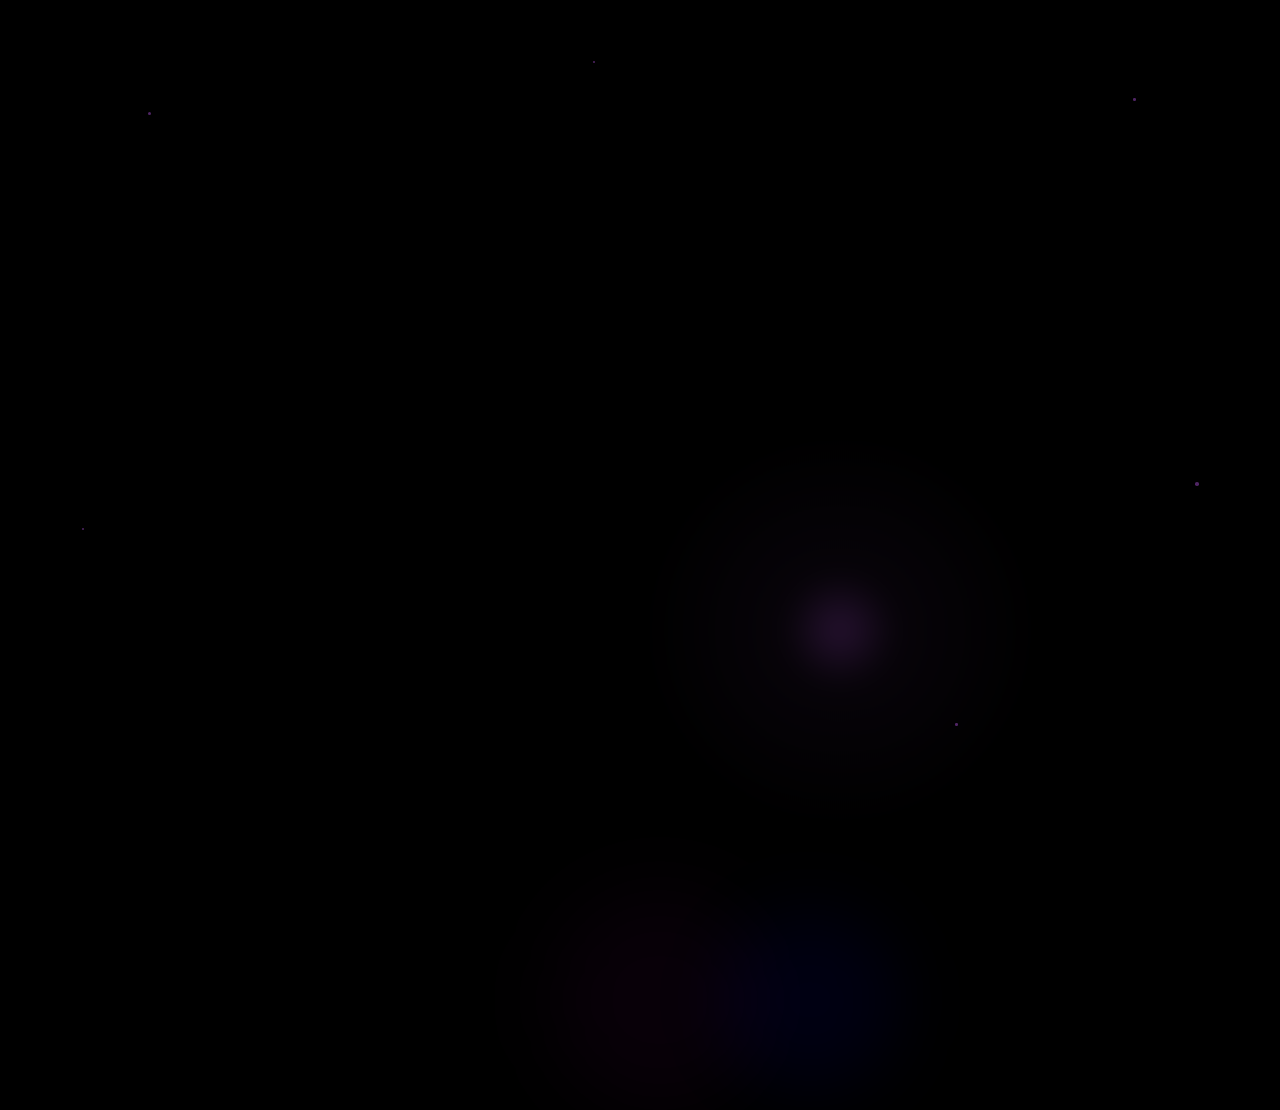
<file: demo-translate.html>
<!DOCTYPE html>
<html lang="en">
<head>
    <meta charset="UTF-8">
    <meta name="viewport" content="width=device-width, initial-scale=1.0">
    <title>Noetic Translate Demo</title>
    <style>
        * {
            margin: 0;
            padding: 0;
            box-sizing: border-box;
        }

        body {
            background: #000;
            font-family: -apple-system, "SF Pro Rounded", BlinkMacSystemFont, sans-serif;
            overflow: hidden;
            width: 100vw;
            height: 100vh;
            display: flex;
            align-items: center;
            justify-content: center;
        }

        .container {
            position: relative;
            width: 100%;
            height: 100%;
            display: flex;
            align-items: center;
            justify-content: center;
        }

        /* Glow Aura */
        .glow-aura {
            position: absolute;
            pointer-events: none;
            z-index: 1;
        }

        .glow-primary {
            width: 400px;
            height: 400px;
            border-radius: 50%;
            background: radial-gradient(circle, rgba(175, 82, 222, 0.22) 0%, rgba(175, 82, 222, 0.04) 20%, transparent 70%);
            filter: blur(12px);
            margin-top: -20px;
            animation: pulse 3s ease-in-out infinite;
        }

        .glow-secondary {
            width: 220px;
            height: 220px;
            border-radius: 50%;
            background: rgba(128, 0, 128, 0.06);
            filter: blur(40px);
            position: absolute;
            margin-left: -90px;
            margin-top: 60px;
        }

        .glow-tertiary {
            width: 180px;
            height: 180px;
            border-radius: 50%;
            background: rgba(0, 0, 255, 0.07);
            filter: blur(35px);
            position: absolute;
            margin-left: 80px;
            margin-top: 80px;
        }

        @keyframes pulse {
            0%, 100% { opacity: 0.12; }
            50% { opacity: 0.22; }
        }

        /* Particle Layer */
        .particle-layer {
            position: absolute;
            top: 0;
            left: 0;
            width: 100%;
            height: 100%;
            pointer-events: none;
        }

        .particle {
            position: absolute;
            border-radius: 50%;
            background: rgba(175, 82, 222, 0.45);
            filter: blur(0.5px);
            opacity: 0;
        }

        /* Headline */
        .headline {
            position: absolute;
            top: 58px;
            left: 28px;
            z-index: 10;
        }

        .headline-line1 {
            font-size: 44px;
            font-weight: bold;
            color: white;
            opacity: 0;
            transform: translateY(22px);
            transition: opacity 0.55s cubic-bezier(0.33, 1, 0.68, 1), transform 0.55s cubic-bezier(0.33, 1, 0.68, 1);
        }

        .headline-line2 {
            font-size: 44px;
            font-weight: bold;
            color: #AF52DE;
            opacity: 0;
            transform: translateY(22px);
            transition: opacity 0.55s cubic-bezier(0.33, 1, 0.68, 1), transform 0.55s cubic-bezier(0.33, 1, 0.68, 1);
        }

        .headline-sub {
            font-size: 17px;
            font-weight: 300;
            color: rgba(255, 255, 255, 0.42);
            margin-top: 10px;
            opacity: 0;
            transform: translateY(12px);
            transition: opacity 0.5s ease-out, transform 0.5s ease-out;
        }

        /* Phone Mockup */
        .phone-mockup {
            position: absolute;
            top: 50%;
            left: 50%;
            width: 230px;
            height: 498px;
            background: rgba(10, 10, 26, 1);
            border-radius: 44px;
            transform: translate(-50%, -50%) scale(0.82);
            opacity: 0;
            transform-origin: center;
            transition: opacity 0.65s cubic-bezier(0.33, 1, 0.68, 1), transform 0.65s cubic-bezier(0.33, 1, 0.68, 1);
            box-shadow: 0 12px 22px rgba(175, 82, 222, 0.3), 0 18px 35px rgba(0, 0, 0, 0.55);
            border: 0.5px solid rgba(255, 255, 255, 0.1);
            overflow: visible;
            z-index: 5;
        }

        .phone-mockup.visible {
            opacity: 1;
            transform: translate(-50%, -50%) scale(0.82);
        }

        .dynamic-island {
            width: 90px;
            height: 26px;
            background: rgba(255, 255, 255, 0.15);
            border-radius: 13px;
            margin: 8px auto 0;
        }

        .phone-glass {
            position: absolute;
            top: 0;
            left: 0;
            right: 0;
            height: 60px;
            background: linear-gradient(to bottom, rgba(255, 255, 255, 0.07), transparent);
            border-radius: 44px;
            pointer-events: none;
        }

        .volume-buttons {
            position: absolute;
            left: -3px;
            top: 90px;
            display: flex;
            flex-direction: column;
            gap: 8px;
        }

        .volume-btn {
            width: 3px;
            height: 28px;
            background: rgba(255, 255, 255, 0.14);
            border-radius: 1.5px;
        }

        .power-button {
            position: absolute;
            right: -3px;
            top: 90px;
            width: 3px;
            height: 42px;
            background: rgba(255, 255, 255, 0.14);
            border-radius: 1.5px;
        }

        /* Chat Area */
        .chat-area {
            padding: 20px 12px 6px;
        }

        .chat-header {
            display: flex;
            align-items: center;
            gap: 6px;
            margin-bottom: 6px;
        }

        .chat-avatar {
            width: 18px;
            height: 18px;
            border-radius: 50%;
            background: linear-gradient(to bottom, #5856D6, #800080);
            display: flex;
            align-items: center;
            justify-content: center;
        }

        .chat-avatar span {
            font-size: 8px;
            font-weight: bold;
            color: white;
        }

        .chat-name {
            font-size: 11px;
            font-weight: 600;
            color: rgba(255, 255, 255, 0.65);
        }

        .chat-status {
            width: 5px;
            height: 5px;
            background: #00FF00;
            border-radius: 50%;
            margin-left: auto;
        }

        .chat-bubbles {
            display: flex;
            flex-direction: column;
            gap: 6px;
            padding: 0 10px;
        }

        .bubble {
            padding: 7px 10px;
            border-radius: 11px;
            font-size: 11px;
            max-width: 80%;
        }

        .bubble-incoming {
            background: rgba(255, 255, 255, 0.09);
            color: rgba(255, 255, 255, 0.8);
            align-self: flex-start;
        }

        .bubble-outgoing {
            background: rgba(255, 255, 255, 0.15);
            color: white;
            align-self: flex-end;
        }

        .bubble-long {
            position: relative;
            line-height: 1.15;
        }

        .bubble-long.highlighted {
            transform: scale(1.03);
            box-shadow: 0 0 12px rgba(175, 82, 222, 0.45);
            transition: transform 0.35s cubic-bezier(0.33, 1, 0.68, 1), box-shadow 0.35s cubic-bezier(0.33, 1, 0.68, 1);
        }

        .bubble-overlay {
            position: absolute;
            inset: 0;
            background: rgba(0, 0, 0, 0.75);
            border-radius: 11px;
            opacity: 0;
            transition: opacity 0.3s;
        }

        .bubble-overlay.visible {
            opacity: 1;
        }

        /* Context Menu */
        .context-menu {
            position: absolute;
            top: 15px;
            right: -15px;
            width: 125px;
            background: rgba(35, 35, 45, 0.95);
            border-radius: 14px;
            border: 0.5px solid rgba(255, 255, 255, 0.15);
            box-shadow: 0 8px 20px rgba(0, 0, 0, 0.65);
            z-index: 10;
            opacity: 0;
            transform: scale(0.8);
            transition: opacity 0.3s, transform 0.3s;
        }

        .context-menu.visible {
            opacity: 1;
            transform: scale(1);
        }

        .menu-item {
            display: flex;
            align-items: center;
            justify-content: space-between;
            padding: 8px 12px;
            font-size: 11px;
            color: white;
        }

        .menu-item.highlighted {
            font-weight: 600;
            color: #AF52DE;
            background: rgba(175, 82, 222, 0.15);
            border-radius: 8px;
            padding: 6px 8px;
            margin: 2px 4px;
            border: 0.5px solid rgba(175, 82, 222, 0.5);
        }

        .menu-item.highlighted.pressed {
            transform: scale(0.9);
        }

        .menu-item.destructive {
            color: #FF0000;
        }

        .menu-divider {
            height: 0.5px;
            background: rgba(255, 255, 255, 0.12);
            margin: 0 4px;
        }

        /* Keyboard Spacer */
        .keyboard-spacer {
            height: 8px;
            transition: height 0.55s cubic-bezier(0.33, 1, 0.68, 1);
        }

        .keyboard-spacer.popped {
            height: 223px;
        }

        /* Mock Keyboard - positioned inside phone-mockup */
        .mock-keyboard {
            position: absolute;
            top: 498px;
            left: 50%;
            transform: translateX(-50%) scale(0.88);
            opacity: 0;
            transition: opacity 0.5s cubic-bezier(0.33, 1, 0.68, 1), transform 0.5s cubic-bezier(0.33, 1, 0.68, 1), top 0.55s cubic-bezier(0.33, 1, 0.68, 1);
            width: 264px;
            height: 215px;
            background: rgb(30, 30, 40);
            border-radius: 18px;
            overflow: hidden;
            padding: 4px 0 6px;
            box-shadow: 0 14px 24px rgba(0, 0, 0, 0.65);
            border: 0.5px solid rgba(255, 255, 255, 0.12);
            z-index: 50;
        }

        .mock-keyboard.visible {
            top: 275px;
            opacity: 1;
            transform: translateX(-50%) scale(1);
        }

        /* Translate Keyboard */
        .translate-keyboard {
            display: flex;
            flex-direction: column;
            height: 100%;
            position: relative;
        }

        .translate-header {
            display: flex;
            align-items: center;
            height: 44px;
            background: rgb(20, 20, 30);
            border-bottom: 0.5px solid rgba(255, 255, 255, 0.08);
            padding: 0 8px;
        }

        .brand-chip {
            padding: 0 8px;
            display: flex;
            align-items: center;
            justify-content: center;
            min-width: 24px;
            min-height: 24px;
        }

        .brand-chip img {
            width: 20px;
            height: 20px;
            object-fit: contain;
            border-radius: 4px;
        }

        .header-divider {
            width: 0.5px;
            height: 18px;
            background: rgba(255, 255, 255, 0.12);
            flex-shrink: 0;
        }

        .tab-bar {
            display: flex;
            flex: 1;
        }

        .tab-btn {
            flex: 1;
            display: flex;
            flex-direction: column;
            align-items: center;
            justify-content: center;
            gap: 2px;
            color: rgba(255, 255, 255, 0.4);
            font-size: 11px;
            font-weight: 600;
            opacity: 0;
            transform: translateY(6px);
            transition: opacity 0.3s cubic-bezier(0.33, 1, 0.68, 1), transform 0.3s cubic-bezier(0.33, 1, 0.68, 1);
            position: relative;
        }

        .tab-btn.visible {
            opacity: 1;
            transform: translateY(0);
        }

        .tab-btn.active {
            color: white;
        }

        .tab-btn.active::before {
            content: '';
            position: absolute;
            top: -2px;
            left: 2px;
            right: 2px;
            bottom: -2px;
            background: rgba(255, 255, 255, 0.08);
            border-radius: 6px;
            border: 0.5px solid rgba(255, 255, 255, 0.06);
        }

        .tab-btn-icon {
            font-size: 11px;
            display: flex;
            align-items: center;
            justify-content: center;
        }

        .tab-btn-icon svg {
            fill: currentColor;
        }

        .tab-btn-label {
            font-size: 8px;
            font-weight: 600;
        }

        /* Translate keyboard tabs are always visible */
        .translate-keyboard .tab-btn {
            opacity: 1;
            transform: translateY(0);
        }

        .content-card {
            flex: 1;
            padding: 4px 6px 4px;
            background: rgba(255, 255, 255, 0.12);
            border-radius: 8px;
            border: 0.5px solid rgba(255, 255, 255, 0.06);
            margin: 0 6px;
            height: 172px;
            display: flex;
            flex-direction: column;
            gap: 4px;
        }

        .card-body {
            flex: 1;
            min-height: 0;
            overflow: hidden;
            display: flex;
            flex-direction: column;
            position: relative;
        }

        .content-card-processing {
            padding: 10px 16px;
        }

        .loading-header {
            display: flex;
            align-items: center;
            gap: 8px;
        }

        .loading-spinner {
            width: 14px;
            height: 14px;
            position: relative;
        }

        .loading-spinner::before {
            content: '';
            position: absolute;
            inset: 0;
            border-radius: 50%;
            border: 1.2px solid rgba(255, 255, 255, 0.12);
        }

        .loading-spinner::after {
            content: '';
            position: absolute;
            inset: 0;
            border-radius: 50%;
            border: 1.2px solid transparent;
            border-top-color: rgba(255, 255, 255, 0.45);
            animation: spin 1.5s linear infinite;
        }

        @keyframes spin {
            to { transform: rotate(360deg); }
        }

        .loading-text {
            font-size: 11px;
            font-weight: bold;
            color: white;
        }

        .loading-dots {
            display: flex;
            gap: 3px;
        }

        .loading-dot {
            width: 3.5px;
            height: 3.5px;
            background: rgba(255, 255, 255, 0.45);
            border-radius: 50%;
            animation: dotPulse 0.5s ease-in-out infinite;
        }

        .loading-dot:nth-child(2) {
            animation-delay: 0.15s;
        }

        .loading-dot:nth-child(3) {
            animation-delay: 0.3s;
        }

        @keyframes dotPulse {
            0%, 100% { transform: scale(0.5); }
            50% { transform: scale(1); }
        }

        .skeleton-lines {
            display: flex;
            flex-direction: column;
            gap: 5px;
            margin-top: 2px;
            opacity: 0.25;
            animation: skeletonPulse 0.8s ease-in-out infinite;
        }

        @keyframes skeletonPulse {
            0%, 100% { opacity: 0.25; }
            50% { opacity: 0.55; }
        }

        .skeleton-line {
            height: 5px;
            background: rgba(255, 255, 255, 0.18);
            border-radius: 3px;
        }

        .skeleton-line.short {
            width: 120px;
        }

        /* Translate CTA */
        .translate-cta {
            display: flex;
            align-items: center;
            justify-content: center;
            gap: 6px;
            padding: 6px 12px;
            height: 32px;
            background: rgba(255, 255, 255, 0.1);
            border-radius: 16px;
            border: 0.5px solid rgba(255, 255, 255, 0.08);
            font-size: 12px;
            font-weight: 600;
            color: white;
            transition: transform 0.22s cubic-bezier(0.33, 1, 0.68, 1), background 0.3s, border-color 0.3s;
            align-self: stretch;
        }

        .translate-cta.active {
            background: rgba(255, 255, 255, 0.18);
            border-color: rgba(255, 255, 255, 0.12);
            color: white;
        }

        .translate-cta.glowing {
            animation: ctaGlow 0.6s ease-in-out infinite;
        }

        .translate-cta.pressed {
            transform: scale(0.9);
        }

        @keyframes ctaGlow {
            0%, 100% { box-shadow: 0 0 10px rgba(175, 82, 222, 0.5); }
            50% { box-shadow: 0 0 20px rgba(175, 82, 222, 0.8); }
        }

        /* Language Summary */
        .language-summary {
            display: flex;
            align-items: center;
            justify-content: space-between;
            padding: 5px 8px;
            background: rgba(255, 255, 255, 0.04);
            border-radius: 6px;
            border: 0.5px solid rgba(255, 255, 255, 0.08);
            margin: 0 2px;
        }

        .language-info {
            display: flex;
            flex-direction: column;
            gap: 1px;
        }

        .language-label {
            font-size: 8px;
            font-weight: 500;
            color: rgba(255, 255, 255, 0.35);
            text-transform: uppercase;
            letter-spacing: 0.3px;
        }

        .language-name {
            font-size: 11px;
            font-weight: 600;
            color: rgba(255, 255, 255, 0.85);
        }

        .change-btn {
            display: flex;
            align-items: center;
            gap: 2px;
            padding: 3px 6px;
            background: rgba(255, 255, 255, 0.06);
            border-radius: 4px;
            border: 0.5px solid rgba(255, 255, 255, 0.08);
            font-size: 9px;
            font-weight: 600;
            color: rgba(255, 255, 255, 0.5);
        }

        /* Language Menu Dropdown */
        .language-menu {
            position: absolute;
            top: 35px;
            right: 72px;
            width: 125px;
            background: rgba(255, 255, 255, 0.1);
            backdrop-filter: blur(20px);
            border-radius: 10px;
            border: 0.5px solid rgba(255, 255, 255, 0.12);
            box-shadow: 0 6px 10px rgba(0, 0, 0, 0.45);
            z-index: 20;
            opacity: 0;
            transform: scale(0.85);
            transition: opacity 0.3s, transform 0.3s;
        }

        .language-menu.visible {
            opacity: 1;
            transform: scale(1);
        }

        .language-menu-header {
            padding: 6px 10px;
            font-size: 8.5px;
            font-weight: bold;
            color: rgba(255, 255, 255, 0.4);
            background: rgba(255, 255, 255, 0.065);
            border-radius: 10px 10px 0 0;
        }

        .language-list {
            height: 105px;
            overflow: hidden;
        }

        .language-item {
            display: flex;
            align-items: center;
            justify-content: space-between;
            height: 30px;
            padding: 0 10px;
            font-size: 10px;
            color: white;
        }

        .language-item.selected {
            font-weight: bold;
            color: #AF52DE;
            background: rgba(255, 255, 255, 0.05);
        }

        .language-item .check {
            font-size: 7px;
            font-weight: bold;
            color: #AF52DE;
        }

        .language-divider {
            height: 0.5px;
            background: rgba(255, 255, 255, 0.06);
            margin: 0 4px;
        }

        /* Result Card */
        .result-box {
            padding: 8px;
            background: rgba(255, 255, 255, 0.04);
            border-radius: 8px;
            border: 0.5px solid rgba(255, 255, 255, 0.08);
            margin: 0 6px;
        }

        .result-header {
            display: flex;
            align-items: center;
            justify-content: space-between;
            margin-bottom: 3px;
        }

        .result-label {
            font-size: 8px;
            font-weight: 500;
            color: rgba(255, 255, 255, 0.4);
        }

        .language-dropdown-btn {
            display: flex;
            align-items: center;
            gap: 2px;
            padding: 2px 5px;
            background: rgba(175, 82, 222, 0.12);
            border-radius: 3px;
            border: 0.5px solid rgba(175, 82, 222, 0.3);
            font-size: 8px;
            font-weight: bold;
            color: #AF52DE;
        }

        .result-text {
            font-size: 10px;
            font-weight: 500;
            color: white;
            line-height: 1.4;
            padding: 4px 6px;
            flex: 1;
            min-height: 0;
            overflow-y: auto;
            white-space: pre-wrap;
            text-align: left;
            scrollbar-width: none;
            -ms-overflow-style: none;
            word-break: break-word;
        }

        .result-text::-webkit-scrollbar {
            display: none;
        }

        .result-actions {
            display: flex;
            gap: 4px;
            margin-top: 5px;
            padding: 0 8px 2px;
        }

        .action-btn {
            display: flex;
            gap: 3px;
            padding: 4px 6px;
            background: rgba(255, 255, 255, 0.06);
            border-radius: 4px;
            font-size: 8px;
            font-weight: 600;
            color: rgba(255, 255, 255, 0.6);
        }

        .copy-btn {
            display: flex;
            gap: 3px;
            padding: 4px 8px;
            background: rgba(255, 255, 255, 0.08);
            border-radius: 4px;
            border: 0.5px solid rgba(255, 255, 255, 0.1);
            font-size: 8px;
            font-weight: 600;
            color: rgba(255, 255, 255, 0.72);
        }

        /* Fade All */
        .fade-all {
            opacity: 0 !important;
            transform: scale(0.93) !important;
            transition: opacity 1s ease-in-out, transform 1s ease-in-out;
        }
    </style>
</head>
<body>
    <div class="container" id="container">
        <!-- Glow Aura -->
        <div class="glow-aura" id="glowAura">
            <div class="glow-primary"></div>
            <div class="glow-secondary"></div>
            <div class="glow-tertiary"></div>
        </div>

        <!-- Particle Layer -->
        <div class="particle-layer" id="particleLayer"></div>

        <!-- Headline -->
        <div class="headline">
            <div class="headline-line1" id="line1">Translate</div>
            <div class="headline-line2" id="line2">instantly.</div>
            <div class="headline-sub" id="sub">Break language barriers with AI-powered translation.</div>
        </div>

        <!-- Phone Mockup -->
        <div class="phone-mockup" id="phone">
            <div class="phone-glass"></div>
            <div class="dynamic-island"></div>
            
            <!-- Volume Buttons -->
            <div class="volume-buttons">
                <div class="volume-btn"></div>
                <div class="volume-btn"></div>
            </div>
            
            <!-- Power Button -->
            <div class="power-button"></div>

            <!-- Chat Area -->
            <div class="chat-area">
                <div class="chat-header">
                    <div class="chat-avatar">
                        <span>M</span>
                    </div>
                    <div class="chat-name">Marc</div>
                    <div class="chat-status"></div>
                </div>
                <div class="chat-bubbles">
                    <div class="bubble bubble-incoming">Salut! Est-ce que tu es prêt pour ce soir?</div>
                    <div class="bubble bubble-outgoing">Oui, qu'est-ce qui se passe?</div>
                    <div class="bubble bubble-incoming bubble-long" id="longBubble">
                        <div class="bubble-overlay" id="bubbleOverlay"></div>
                        Salut! J'espère que tu vas bien. Notre réunion a été déplacée à ce soir à cause de quelques changements de dernière minute dans le projet. On se voit à quelle heure et à quel endroit finalement ? Dis-moi si tu as besoin que je passe te prendre en voiture, à plus !
                        <div class="context-menu" id="contextMenu">
                            <div class="menu-item">
                                <span>Reply</span>
                                <span>↩</span>
                            </div>
                            <div class="menu-divider"></div>
                            <div class="menu-item highlighted" id="copyOption">
                                <span>Copy</span>
                                <span>📋</span>
                            </div>
                            <div class="menu-divider"></div>
                            <div class="menu-item">
                                <span>Forward</span>
                                <span>↪</span>
                            </div>
                            <div class="menu-divider"></div>
                            <div class="menu-item destructive">
                                <span>Delete</span>
                                <span>🗑</span>
                            </div>
                        </div>
                    </div>
                </div>
            </div>

            <!-- Keyboard Spacer -->
            <div class="keyboard-spacer" id="keyboardSpacer"></div>

            <!-- Mock Keyboard - inside phone-mockup -->
            <div class="mock-keyboard" id="mockKeyboard">
                <!-- Translate Keyboard -->
                <div class="translate-keyboard">
                    <div class="translate-header">
                        <div class="brand-chip"><img src="noetic-logo.png"></div>
                        <div class="header-divider"></div>
                        <div class="tab-bar">
                            <div class="tab-btn" id="tab1">
                                <span class="tab-btn-icon"><svg width="11" height="11" viewBox="0 0 24 24" fill="currentColor"><path d="M12 2C6.48 2 2 6.48 2 12s4.48 10 10 10 10-4.48 10-10S17.52 2 12 2zm-2 15l-5-5 1.41-1.41L10 14.17l7.59-7.59L19 8l-9 9z"/></svg></span>
                                <span class="tab-btn-label">Fix</span>
                            </div>
                            <div class="tab-btn" id="tab2">
                                <span class="tab-btn-icon"><svg width="11" height="11" viewBox="0 0 24 24" fill="currentColor"><rect x="2" y="8" width="2.5" height="8" rx="1"/><rect x="6.5" y="5" width="2.5" height="14" rx="1"/><rect x="11" y="2" width="2.5" height="20" rx="1"/><rect x="15.5" y="5" width="2.5" height="14" rx="1"/><rect x="20" y="8" width="2.5" height="8" rx="1"/></svg></span>
                                <span class="tab-btn-label">Tone</span>
                            </div>
                            <div class="tab-btn" id="tab3">
                                <span class="tab-btn-icon"><svg width="11" height="11" viewBox="0 0 24 24" fill="currentColor"><path d="M12 2L14.5 9H22L16 13.5L18.5 21L12 16.5L5.5 21L8 13.5L2 9H9.5L12 2z"/></svg></span>
                                <span class="tab-btn-label">Assist</span>
                            </div>
                            <div class="tab-btn" id="tab4">
                                <span class="tab-btn-icon"><svg width="11" height="11" viewBox="0 0 24 24" fill="currentColor"><path d="M14 2H6c-1.1 0-2 .9-2 2v16c0 1.1.9 2 2 2h12c1.1 0 2-.9 2-2V8l-6-6zm2 16H8v-2h8v2zm0-4H8v-2h8v2zm-3-5V3.5L18.5 9H13z"/></svg></span>
                                <span class="tab-btn-label">Summarize</span>
                            </div>
                            <div class="tab-btn active" id="tab5">
                                <span class="tab-btn-icon"><svg width="11" height="11" viewBox="0 0 24 24" fill="currentColor"><path d="M12.87 15.07l-2.54-2.51.03-.03A17.52 17.52 0 0014.07 6H17V4h-7V2H8v2H1v2h11.17C11.5 7.92 10.44 9.75 9 11.35 8.07 10.32 7.3 8.85 6.75 7.14c-.36-.96-.52-2.03-.5-3.14H4.25c.02 1.48.34 2.82.95 4 .6 1.16 1.46 2.21 2.54 3.14C9.64 16.5 12.87 15.07 12.87 15.07zM18.5 10h-2L12 22h2l1.12-3h4.75L21 22h2l-4.5-12zm-2.62 7l1.62-4.33L19.12 17h-3.24z"/></svg></span>
                                <span class="tab-btn-label">Translate</span>
                            </div>
                        </div>
                    </div>
                    <div class="content-card" id="contentCard">
                        <div class="translate-cta" id="translateCta">
                            <svg width="12" height="12" viewBox="0 0 24 24" fill="currentColor"><path d="M12.87 15.07l-2.54-2.51.03-.03A17.52 17.52 0 0014.07 6H17V4h-7V2H8v2H1v2h11.17C11.5 7.92 10.44 9.75 9 11.35 8.07 10.32 7.3 8.85 6.75 7.14c-.36-.96-.52-2.03-.5-3.14H4.25c.02 1.48.34 2.82.95 4 .6 1.16 1.46 2.21 2.54 3.14C9.64 16.5 12.87 15.07 12.87 15.07zM18.5 10h-2L12 22h2l1.12-3h4.75L21 22h2l-4.5-12zm-2.62 7l1.62-4.33L19.12 17h-3.24z"/></svg>
                            <span>Translate</span>
                        </div>
                        <div class="card-body" id="cardBody">
                            <div class="language-summary">
                                <div class="language-info">
                                    <div class="language-label">Language</div>
                                    <div class="language-name" id="targetLanguageName">English</div>
                                </div>
                                <div class="change-btn">
                                    <svg width="12" height="12" viewBox="0 0 24 24" fill="currentColor"><path d="M6.99 11L3 15l3.99 4v-3H14v-2H6.99v-3zM21 9l-3.99-4v3H10v2h7.01v3L21 9z"/></svg>
                                    <span>Change</span>
                                </div>
                            </div>
                            <!-- Language Menu Dropdown -->
                            <div class="language-menu" id="languageMenu">
                                <div class="language-menu-header">Select Language</div>
                                <div class="language-list" id="languageList">
                                    <!-- Languages will be populated by JS -->
                                </div>
                            </div>
                        </div>
                    </div>
                </div>
            </div>
        </div>
    </div>

    <script>
        // Constants
        const LANGUAGES = [
            { code: "en", name: "English" },
            { code: "hi", name: "Hindi" },
            { code: "es", name: "Spanish" },
            { code: "fr", name: "French" },
            { code: "de", name: "German" },
            { code: "ar", name: "Arabic" },
            { code: "zh", name: "Chinese" },
            { code: "ja", name: "Japanese" },
            { code: "ko", name: "Korean" },
            { code: "pt", name: "Portuguese" },
            { code: "ta", name: "Tamil" },
            { code: "te", name: "Telugu" },
            { code: "ml", name: "Malayalam" },
            { code: "bn", name: "Bengali" },
            { code: "kn", name: "Kannada" },
            { code: "it", name: "Italian" }
        ].sort((a, b) => a.name.localeCompare(b.name));

        const RESULT_TEXT = "Hi! I hope you're doing well. Our meeting was moved to tonight due to some last-minute project changes. What time and where should we meet finally? Let me know if you need me to pick you up, see you!";

        // State
        let loopToken = Date.now();
        let keyboardState = 'hidden';
        let isProcessing = false;
        let isTranslateButtonGlowing = false;
        let isTranslateButtonPressed = false;
        let isCopyOptionHighlighted = false;
        let isCopyOptionPressed = false;
        let showMenu = false;
        let isMessageHighlighted = false;
        let resultText = "";
        let targetLanguage = LANGUAGES[0];
        let showLanguageMenu = false;
        let languageMenuScrollProgress = 0;
        let shouldAutoScrollResult = false;
        let fadeAll = false;

        // DOM Elements
        const line1 = document.getElementById('line1');
        const line2 = document.getElementById('line2');
        const sub = document.getElementById('sub');
        const phone = document.getElementById('phone');
        const keyboardSpacer = document.getElementById('keyboardSpacer');
        const mockKeyboard = document.getElementById('mockKeyboard');
        const contentCard = document.getElementById('contentCard');
        const cardBody = document.getElementById('cardBody');
        const translateCta = document.getElementById('translateCta');
        const longBubble = document.getElementById('longBubble');
        const bubbleOverlay = document.getElementById('bubbleOverlay');
        const contextMenu = document.getElementById('contextMenu');
        const copyOption = document.getElementById('copyOption');
        const targetLanguageName = document.getElementById('targetLanguageName');
        const languageMenu = document.getElementById('languageMenu');
        const languageList = document.getElementById('languageList');
        const container = document.getElementById('container');
        const glowAura = document.getElementById('glowAura');

        function positionGlow() {
            const phoneRect = phone.getBoundingClientRect();
            const contRect = container.getBoundingClientRect();
            glowAura.style.top = (phoneRect.top + phoneRect.height / 2 - contRect.top) + 'px';
            glowAura.style.left = (phoneRect.left + phoneRect.width / 2 - contRect.left) + 'px';
        }

        // Particle layer
        const particleConfigs = [
            { rx: 0.11, ry: 0.13, size: 3.0, dx: 7, dy: -5, dur: 4.2 },
            { rx: 0.89, ry: 0.10, size: 2.5, dx: -6, dy: 8, dur: 3.8 },
            { rx: 0.06, ry: 0.58, size: 2.0, dx: 5, dy: 6, dur: 4.6 },
            { rx: 0.94, ry: 0.54, size: 3.5, dx: -8, dy: -4, dur: 3.5 },
            { rx: 0.46, ry: 0.06, size: 2.0, dx: 4, dy: 7, dur: 5.1 },
            { rx: 0.75, ry: 0.81, size: 2.5, dx: -5, dy: -6, dur: 4.0 },
        ];

        function initParticles() {
            const layer = document.getElementById('particleLayer');
            particleConfigs.forEach((config, i) => {
                const particle = document.createElement('div');
                particle.className = 'particle';
                particle.style.width = config.size + 'px';
                particle.style.height = config.size + 'px';
                particle.style.left = (config.rx * window.innerWidth) + 'px';
                particle.style.top = (config.ry * window.innerHeight) + 'px';
                layer.appendChild(particle);

                setTimeout(() => {
                    particle.style.transition = 'opacity 0.7s ease-in';
                    particle.style.opacity = '1';
                    
                    setTimeout(() => {
                        particle.style.transition = `transform ${config.dur}s ease-in-out infinite alternate`;
                        particle.style.transform = `translate(${config.dx}px, ${config.dy}px)`;
                    }, 100);
                }, (i * 140) + 250);
            });
        }

        function initLanguageList() {
            languageList.innerHTML = '';
            LANGUAGES.forEach((lang, index) => {
                const item = document.createElement('div');
                item.className = 'language-item' + (lang.code === targetLanguage.code ? ' selected' : '');
                item.innerHTML = `
                    <span>${lang.name}</span>
                    ${lang.code === targetLanguage.code ? '<span class="check">✓</span>' : ''}
                `;
                languageList.appendChild(item);
            });
        }

        function sleep(ms) {
            return new Promise(resolve => setTimeout(resolve, ms));
        }

        function cancelled() {
            return false;
        }

        function resetScene() {
            isProcessing = false;
            isTranslateButtonGlowing = false;
            isTranslateButtonPressed = false;
            isCopyOptionHighlighted = false;
            isCopyOptionPressed = false;
            showMenu = false;
            isMessageHighlighted = false;
            resultText = "";
            targetLanguage = LANGUAGES[0];
            showLanguageMenu = false;
            languageMenuScrollProgress = 0;
            shouldAutoScrollResult = false;
            keyboardState = 'hidden';
            fadeAll = false;

            // Reset UI
            keyboardSpacer.classList.remove('popped');
            mockKeyboard.classList.remove('visible');
            container.classList.remove('fade-all');
            longBubble.classList.remove('highlighted');
            bubbleOverlay.classList.remove('visible');
            contextMenu.classList.remove('visible');
            copyOption.classList.remove('highlighted', 'pressed');
            translateCta.classList.remove('active', 'glowing', 'pressed');
            languageMenu.classList.remove('visible');
            targetLanguageName.textContent = 'English';

            // Reset button text
            translateCta.innerHTML = `
                <svg width="12" height="12" viewBox="0 0 24 24" fill="currentColor"><path d="M12.87 15.07l-2.54-2.51.03-.03A17.52 17.52 0 0014.07 6H17V4h-7V2H8v2H1v2h11.17C11.5 7.92 10.44 9.75 9 11.35 8.07 10.32 7.3 8.85 6.75 7.14c-.36-.96-.52-2.03-.5-3.14H4.25c.02 1.48.34 2.82.95 4 .6 1.16 1.46 2.21 2.54 3.14C9.64 16.5 12.87 15.07 12.87 15.07zM18.5 10h-2L12 22h2l1.12-3h4.75L21 22h2l-4.5-12zm-2.62 7l1.62-4.33L19.12 17h-3.24z"/></svg>
                <span>Translate</span>
            `;

            // Reset card body
            cardBody.innerHTML = `
                <div class="language-summary">
                    <div class="language-info">
                        <div class="language-label">Language</div>
                        <div class="language-name" id="targetLanguageName">English</div>
                    </div>
                    <div class="change-btn">
                        <svg width="12" height="12" viewBox="0 0 24 24" fill="currentColor"><path d="M6.99 11L3 15l3.99 4v-3H14v-2H6.99v-3zM21 9l-3.99-4v3H10v2h7.01v3L21 9z"/></svg>
                        <span>Change</span>
                    </div>
                </div>
                <div class="language-menu" id="languageMenu">
                    <div class="language-menu-header">Select Language</div>
                    <div class="language-list" id="languageList"></div>
                </div>
            `;

            // Re-bind elements
            const newTargetLanguageName = document.getElementById('targetLanguageName');
            const newLanguageMenu = document.getElementById('languageMenu');
            const newLanguageList = document.getElementById('languageList');
            
            initLanguageList();
        }

        async function scrollLanguageMenu() {
            const rowHeight = 30;
            const visibleHeight = 105;
            const totalContentHeight = LANGUAGES.length * rowHeight;
            const maxScrollOffset = Math.max(0, totalContentHeight - visibleHeight);
            
            for (let i = 0; i <= 100; i++) {
                if (cancelled()) return;
                languageMenuScrollProgress = i / 100;
                const offset = -(languageMenuScrollProgress * maxScrollOffset);
                languageList.style.transform = `translateY(${offset}px)`;
                await sleep(15);
            }
        }

        async function runLoop() {
            const token = Date.now();
            loopToken = token;
            resetScene();

            // Entry animations
            await sleep(400);
            if (cancelled()) return;
            
            line1.style.opacity = '1';
            line1.style.transform = 'translateY(0)';
            
            await sleep(130);
            if (cancelled()) return;
            
            line2.style.opacity = '1';
            line2.style.transform = 'translateY(0)';
            
            await sleep(150);
            if (cancelled()) return;
            
            sub.style.opacity = '1';
            sub.style.transform = 'translateY(0)';
            
            await sleep(890);
            if (cancelled()) return;
            
            phone.classList.add('visible');
            
            await sleep(2650);
            if (cancelled()) return;

            // Show context menu
            isMessageHighlighted = true;
            longBubble.classList.add('highlighted');
            
            await sleep(400);
            if (cancelled()) return;

            showMenu = true;
            bubbleOverlay.classList.add('visible');
            contextMenu.classList.add('visible');
            
            await sleep(500);
            if (cancelled()) return;

            // Highlight copy option
            isCopyOptionHighlighted = true;
            copyOption.classList.add('highlighted');
            
            await sleep(800);
            if (cancelled()) return;

            // Press copy option
            isCopyOptionPressed = true;
            copyOption.classList.add('pressed');
            
            await sleep(150);
            if (cancelled()) return;

            isCopyOptionPressed = false;
            copyOption.classList.remove('pressed');
            
            // Hide menu
            showMenu = false;
            bubbleOverlay.classList.remove('visible');
            contextMenu.classList.remove('visible');
            isMessageHighlighted = false;
            longBubble.classList.remove('highlighted');
            isCopyOptionHighlighted = false;
            copyOption.classList.remove('highlighted');
            
            await sleep(300);
            if (cancelled()) return;

            // Show keyboard
            keyboardState = 'popped';
            keyboardSpacer.classList.add('popped');
            mockKeyboard.classList.add('visible');
            
            await sleep(500);
            if (cancelled()) return;

            // Translate button glow
            isTranslateButtonGlowing = true;
            translateCta.classList.add('glowing');
            
            await sleep(800);
            if (cancelled()) return;

            // Translate button press
            isTranslateButtonGlowing = false;
            translateCta.classList.remove('glowing');
            isTranslateButtonPressed = true;
            translateCta.classList.add('pressed');
            
            await sleep(150);
            if (cancelled()) return;

            isTranslateButtonPressed = false;
            translateCta.classList.remove('pressed');
            isProcessing = true;
            translateCta.classList.add('active');
            
            // Show loading in card body
            cardBody.innerHTML = `
                <div class="content-card-processing">
                    <div class="loading-header">
                        <div class="loading-spinner"></div>
                        <span class="loading-text">Noetic is translating</span>
                        <div class="loading-dots">
                            <div class="loading-dot"></div>
                            <div class="loading-dot"></div>
                            <div class="loading-dot"></div>
                        </div>
                    </div>
                    <div class="skeleton-lines">
                        <div class="skeleton-line"></div>
                        <div class="skeleton-line"></div>
                        <div class="skeleton-line short"></div>
                    </div>
                </div>
            `;

            await sleep(1500);
            if (cancelled()) return;

            // Show result with typing animation in card body
            isProcessing = false;
            resultText = RESULT_TEXT;

            // Update button to "Translated" state
            translateCta.innerHTML = `
                <svg width="12" height="12" viewBox="0 0 24 24" fill="currentColor"><path d="M9 16.17L4.83 12l-1.42 1.41L9 19 21 7l-1.41-1.41z"/></svg>
                <span>Translated</span>
            `;
            translateCta.style.background = 'rgba(175, 82, 222, 0.15)';
            translateCta.style.borderColor = 'rgba(175, 82, 222, 0.3)';

            cardBody.innerHTML = `
                <div style="display: flex; flex-direction: column; gap: 6px; height: 100%;">
                    <div class="result-box">
                        <div class="result-header">
                            <span class="result-label">Translated message:</span>
                            <div class="language-dropdown-btn">
                                <span id="resultLanguageName">English</span>
                                <span>▼</span>
                            </div>
                        </div>
                        <div class="result-text" id="resultText"></div>
                    </div>
                    <div class="result-actions">
                        <div class="action-btn">
                            <svg width="8" height="8" viewBox="0 0 24 24" fill="currentColor" style="color: rgba(255,255,255,0.6);"><path d="M12 8V4L8 8l4 4V9c3.31 0 6 2.69 6 6s-2.69 6-6 6-6-2.69-6-6H4c0 4.42 3.58 8 8 8s8-3.58 8-8-3.58-8-8-8z"/></svg>
                            <span>New</span>
                        </div>
                        <div style="flex: 1;"></div>
                        <div class="copy-btn">
                            <svg width="8" height="8" viewBox="0 0 24 24" fill="currentColor" style="color: white;"><path d="M16 1H4c-1.1 0-2 .9-2 2v14h2V3h12V1zm3 4H8c-1.1 0-2 .9-2 2v14c0 1.1.9 2 2 2h11c1.1 0 2-.9 2-2V7c0-1.1-.9-2-2-2zm0 16H8V7h11v14z"/></svg>
                            <span>Copy</span>
                        </div>
                    </div>
                </div>
            `;

            // Show result text immediately
            const resultTextEl = document.getElementById('resultText');
            resultTextEl.textContent = RESULT_TEXT;

            await sleep(2400);
            if (cancelled()) return;

            fadeAll = true;
            container.classList.add('fade-all');
            
            await sleep(1000);
            if (cancelled()) return;

            // Restart loop
            await runLoop();
        }

        // Start
        positionGlow();
        window.addEventListener('resize', positionGlow);
        initParticles();
        initLanguageList();
        setTimeout(runLoop, 2650);
    </script>
</body>
</html>
</file>
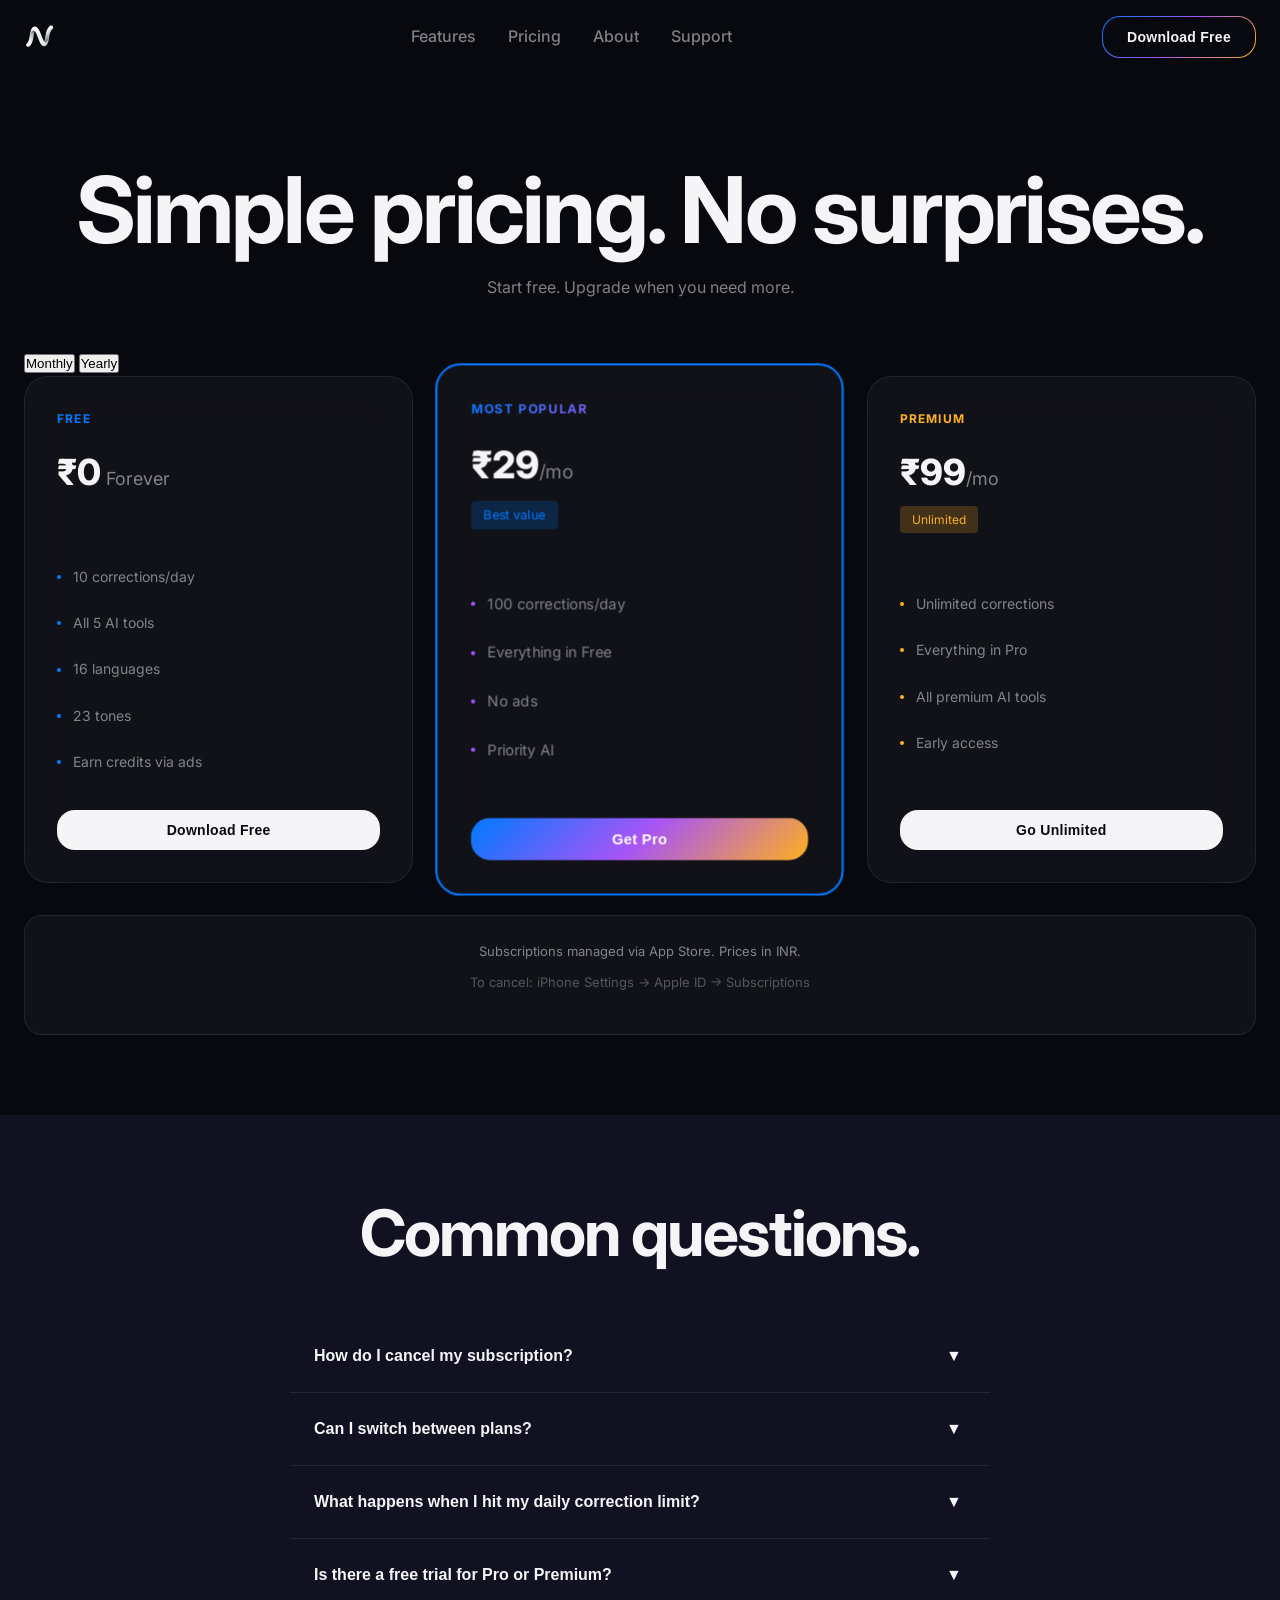
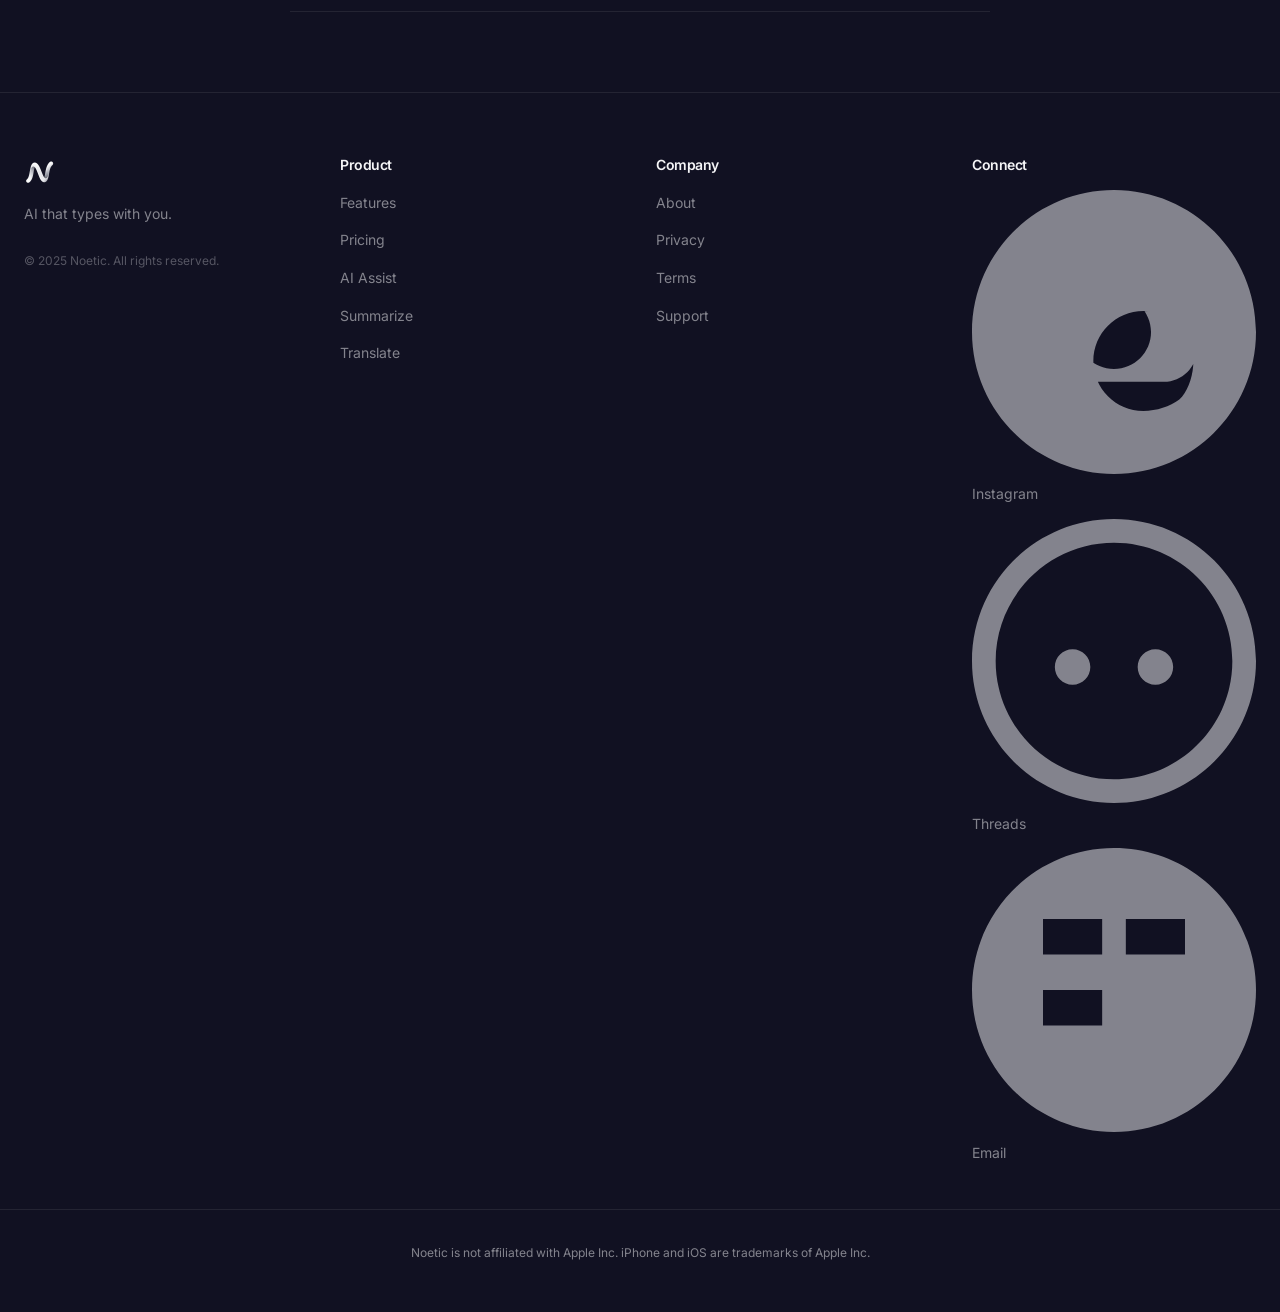
<file: pricing.html>
<!DOCTYPE html>
<html lang="en">
<head>
  <meta charset="UTF-8">
  <meta name="viewport" content="width=device-width, initial-scale=1.0">
  <meta name="description" content="Noetic Pricing — Simple, transparent pricing for AI keyboard. Free to start, premium features available.">
  <meta property="og:title" content="Pricing — Noetic">
  <meta property="og:description" content="Choose the perfect plan for your writing needs. Free, Pro, or Premium.">
  <meta property="og:image" content="noetic-logo.png">
  <meta name="twitter:card" content="summary_large_image">
  <meta name="twitter:title" content="Pricing — Noetic">
  <meta name="twitter:description" content="Simple pricing. No surprises.">
  <meta name="twitter:image" content="noetic-logo.png">
  <link rel="canonical" href="https://yoursite.com/pricing.html">
  <link rel="icon" href="noetic-logo.png">
  <title>Pricing — Noetic</title>
  <link rel="preconnect" href="https://fonts.googleapis.com">
  <link rel="preconnect" href="https://fonts.gstatic.com" crossorigin>
  <link href="https://fonts.googleapis.com/css2?family=Inter:wght@200;300;400;500;600;700;800&display=swap" rel="stylesheet">
  <link rel="stylesheet" href="style.css">
</head>
<body>

<!-- NAVIGATION -->
<nav>
  <div class="nav-container">
    <div class="nav-logo">
      <img src="noetic-logo.png" alt="Noetic" class="logo-img" loading="lazy" onerror="this.style.display='none'; this.nextElementSibling.style.display='inline';">
      <span class="logo-text" style="display:none;">Noetic</span>
    </div>
    
    <ul class="nav-links">
      <li><a href="index.html#features-section">Features</a></li>
      <li><a href="pricing.html">Pricing</a></li>
      <li><a href="about.html">About</a></li>
      <li><a href="support.html">Support</a></li>
    </ul>
    
    <button class="btn btn-ghost nav-cta" onclick="window.location.href='#'">Download Free</button>
    
    <button class="hamburger" id="hamburger">
      <span></span>
      <span></span>
      <span></span>
    </button>
  </div>
  
  <div class="nav-mobile" id="nav-mobile">
    <ul>
      <li><a href="index.html#features-section">Features</a></li>
      <li><a href="pricing.html">Pricing</a></li>
      <li><a href="about.html">About</a></li>
      <li><a href="support.html">Support</a></li>
      <li><a href="#" class="btn btn-ghost" style="width: 100%; text-align: center;">Download Free</a></li>
    </ul>
  </div>
</nav>

<!-- PRICING SECTION -->
<section class="section" style="padding: 5rem 0;">
  <div class="container reveal">
    <h1 style="text-align: center; margin-bottom: 0.5rem;">Simple pricing. No surprises.</h1>
    <p style="text-align: center; color: var(--text-secondary); margin-bottom: 3rem; font-size: 16px;">Start free. Upgrade when you need more.</p>
    
    <!-- Toggle -->
    <div class="price-toggle">
      <div class="price-toggle-pill">
        <button class="price-toggle-btn active" data-period="monthly">Monthly</button>
        <button class="price-toggle-btn" data-period="yearly">Yearly</button>
      </div>
    </div>
    
    <div style="display: grid; grid-template-columns: repeat(auto-fit, minmax(280px, 1fr)); gap: 2rem; margin-bottom: 2rem;">
      <!-- FREE TIER -->
      <div class="glass" style="padding: 2rem; border-radius: var(--radius-lg); display: flex; flex-direction: column;">
        <div style="margin-bottom: 1.5rem;">
          <div style="font-size: 12px; font-weight: 700; letter-spacing: 0.1em; text-transform: uppercase; color: var(--blue); margin-bottom: 1rem;">Free</div>
          <div style="font-size: 36px; font-weight: 800; margin-bottom: 0.25rem;">₹0<span style="font-size: 18px; color: var(--text-secondary); font-weight: 400;"> Forever</span></div>
        </div>
        
        <ul style="list-style: none; padding: 0; margin: 1.5rem 0; flex-grow: 1;">
          <li style="display: flex; align-items: center; gap: 0.75rem; padding: 0.75rem 0; font-size: 14px; color: var(--text-secondary);">
            <span style="display: inline-block; width: 4px; height: 4px; background: var(--blue); border-radius: 50%;"></span>
            10 corrections/day
          </li>
          <li style="display: flex; align-items: center; gap: 0.75rem; padding: 0.75rem 0; font-size: 14px; color: var(--text-secondary);">
            <span style="display: inline-block; width: 4px; height: 4px; background: var(--blue); border-radius: 50%;"></span>
            All 5 AI tools
          </li>
          <li style="display: flex; align-items: center; gap: 0.75rem; padding: 0.75rem 0; font-size: 14px; color: var(--text-secondary);">
            <span style="display: inline-block; width: 4px; height: 4px; background: var(--blue); border-radius: 50%;"></span>
            16 languages
          </li>
          <li style="display: flex; align-items: center; gap: 0.75rem; padding: 0.75rem 0; font-size: 14px; color: var(--text-secondary);">
            <span style="display: inline-block; width: 4px; height: 4px; background: var(--blue); border-radius: 50%;"></span>
            23 tones
          </li>
          <li style="display: flex; align-items: center; gap: 0.75rem; padding: 0.75rem 0; font-size: 14px; color: var(--text-secondary);">
            <span style="display: inline-block; width: 4px; height: 4px; background: var(--blue); border-radius: 50%;"></span>
            Earn credits via ads
          </li>
        </ul>
        
        <button class="btn btn-primary" style="width: 100%;">Download Free</button>
      </div>
      
      <!-- PRO TIER (MOST POPULAR) -->
      <div class="glass" style="padding: 2rem; border-radius: var(--radius-lg); display: flex; flex-direction: column; border: 2px solid var(--blue); transform: scale(1.05);">
        <div style="margin-bottom: 1.5rem;">
          <div style="font-size: 12px; font-weight: 700; letter-spacing: 0.1em; text-transform: uppercase; background: var(--gradient-brand); -webkit-background-clip: text; -webkit-text-fill-color: transparent; background-clip: text; margin-bottom: 1rem;">Most Popular</div>
          <div style="font-size: 36px; font-weight: 800; margin-bottom: 0.25rem;">
            <span class="price-monthly">₹29<span style="font-size: 18px; color: var(--text-secondary); font-weight: 400;">/mo</span></span>
            <span class="price-yearly" style="display: none;">₹299<span style="font-size: 18px; color: var(--text-secondary); font-weight: 400;">/yr</span></span>
          </div>
          <div style="display: inline-block; background: rgba(0,122,255,0.2); border-radius: 4px; padding: 0.25rem 0.75rem; font-size: 12px; color: var(--blue);">
            <span class="price-monthly">Best value</span>
            <span class="price-yearly" style="display: none;">Save 14%</span>
          </div>
        </div>
        
        <ul style="list-style: none; padding: 0; margin: 1.5rem 0; flex-grow: 1;">
          <li style="display: flex; align-items: center; gap: 0.75rem; padding: 0.75rem 0; font-size: 14px; color: var(--text-secondary);">
            <span style="display: inline-block; width: 4px; height: 4px; background: var(--violet); border-radius: 50%;"></span>
            100 corrections/day
          </li>
          <li style="display: flex; align-items: center; gap: 0.75rem; padding: 0.75rem 0; font-size: 14px; color: var(--text-secondary);">
            <span style="display: inline-block; width: 4px; height: 4px; background: var(--violet); border-radius: 50%;"></span>
            Everything in Free
          </li>
          <li style="display: flex; align-items: center; gap: 0.75rem; padding: 0.75rem 0; font-size: 14px; color: var(--text-secondary);">
            <span style="display: inline-block; width: 4px; height: 4px; background: var(--violet); border-radius: 50%;"></span>
            No ads
          </li>
          <li style="display: flex; align-items: center; gap: 0.75rem; padding: 0.75rem 0; font-size: 14px; color: var(--text-secondary);">
            <span style="display: inline-block; width: 4px; height: 4px; background: var(--violet); border-radius: 50%;"></span>
            Priority AI
          </li>
        </ul>
        
        <button class="btn btn-gradient" style="width: 100%;">Get Pro</button>
      </div>
      
      <!-- PREMIUM TIER -->
      <div class="glass" style="padding: 2rem; border-radius: var(--radius-lg); display: flex; flex-direction: column;">
        <div style="margin-bottom: 1.5rem;">
          <div style="font-size: 12px; font-weight: 700; letter-spacing: 0.1em; text-transform: uppercase; color: var(--gold); margin-bottom: 1rem;">Premium</div>
          <div style="font-size: 36px; font-weight: 800; margin-bottom: 0.25rem;">
            <span class="price-monthly">₹99<span style="font-size: 18px; color: var(--text-secondary); font-weight: 400;">/mo</span></span>
            <span class="price-yearly" style="display: none;">₹999<span style="font-size: 18px; color: var(--text-secondary); font-weight: 400;">/yr</span></span>
          </div>
          <div style="display: inline-block; background: rgba(255,176,32,0.2); border-radius: 4px; padding: 0.25rem 0.75rem; font-size: 12px; color: var(--gold);">
            <span class="price-monthly">Unlimited</span>
            <span class="price-yearly" style="display: none;">Save 16%</span>
          </div>
        </div>
        
        <ul style="list-style: none; padding: 0; margin: 1.5rem 0; flex-grow: 1;">
          <li style="display: flex; align-items: center; gap: 0.75rem; padding: 0.75rem 0; font-size: 14px; color: var(--text-secondary);">
            <span style="display: inline-block; width: 4px; height: 4px; background: var(--gold); border-radius: 50%;"></span>
            Unlimited corrections
          </li>
          <li style="display: flex; align-items: center; gap: 0.75rem; padding: 0.75rem 0; font-size: 14px; color: var(--text-secondary);">
            <span style="display: inline-block; width: 4px; height: 4px; background: var(--gold); border-radius: 50%;"></span>
            Everything in Pro
          </li>
          <li style="display: flex; align-items: center; gap: 0.75rem; padding: 0.75rem 0; font-size: 14px; color: var(--text-secondary);">
            <span style="display: inline-block; width: 4px; height: 4px; background: var(--gold); border-radius: 50%;"></span>
            All premium AI tools
          </li>
          <li style="display: flex; align-items: center; gap: 0.75rem; padding: 0.75rem 0; font-size: 14px; color: var(--text-secondary);">
            <span style="display: inline-block; width: 4px; height: 4px; background: var(--gold); border-radius: 50%;"></span>
            Early access
          </li>
        </ul>
        
        <button class="btn btn-primary" style="width: 100%;">Go Unlimited</button>
      </div>
    </div>
    
    <div style="text-align: center; background: var(--surface); padding: 1.5rem; border-radius: var(--radius-md); border: 1px solid var(--border);">
      <p style="font-size: 13px; color: var(--text-secondary); margin-bottom: 0.5rem;">Subscriptions managed via App Store. Prices in INR.</p>
      <p style="font-size: 13px; color: var(--text-tertiary);">To cancel: iPhone Settings → Apple ID → Subscriptions</p>
    </div>
  </div>
</section>

<!-- PRICING FAQ -->
<section class="section" style="background: var(--bg-alt); padding: 5rem 0;">
  <div class="container reveal">
    <h2 style="text-align: center; margin-bottom: 3rem;">Common questions.</h2>
    
    <div style="max-width: 700px; margin: 0 auto;">
      <!-- FAQ Item 1 -->
      <div class="accordion-item">
        <button class="accordion-header">
          <span>How do I cancel my subscription?</span>
          <div class="accordion-chevron">▼</div>
        </button>
        <div class="accordion-content">
          <div class="accordion-text">Go to iPhone Settings → Apple ID → Subscriptions → Noetic → Cancel Subscription. You'll lose access at the end of your billing cycle.</div>
        </div>
      </div>
      
      <!-- FAQ Item 2 -->
      <div class="accordion-item">
        <button class="accordion-header">
          <span>Can I switch between plans?</span>
          <div class="accordion-chevron">▼</div>
        </button>
        <div class="accordion-content">
          <div class="accordion-text">Yes, you can upgrade or downgrade anytime from the App Store app or iPhone Settings. Changes take effect at your next billing date.</div>
        </div>
      </div>
      
      <!-- FAQ Item 3 -->
      <div class="accordion-item">
        <button class="accordion-header">
          <span>What happens when I hit my daily correction limit?</span>
          <div class="accordion-chevron">▼</div>
        </button>
        <div class="accordion-content">
          <div class="accordion-text">On the free plan, you can watch a rewarded video ad for +10 bonus credits. Your limit resets daily at midnight UTC.</div>
        </div>
      </div>
      
      <!-- FAQ Item 4 -->
      <div class="accordion-item">
        <button class="accordion-header">
          <span>Is there a free trial for Pro or Premium?</span>
          <div class="accordion-chevron">▼</div>
        </button>
        <div class="accordion-content">
          <div class="accordion-text">No free trial, but the free plan is fully-featured with a daily limit. Try it for as long as you want at no cost.</div>
        </div>
      </div>
    </div>
  </div>
</section>

<!-- FOOTER -->
<footer>
  <div class="footer-content">
    <!-- Column 1: Logo -->
    <div class="footer-column">
      <div class="footer-logo">
        <img src="noetic-logo.png" alt="Noetic" class="logo-img" style="width: 32px; height: 32px;" loading="lazy" onerror="this.style.display='none'; this.nextElementSibling.style.display='inline';">
        <span class="logo-text" style="display:none; font-weight: 700;">Noetic</span>
        <p class="footer-tagline">AI that types with you.</p>
        <p class="footer-copyright">© 2025 Noetic. All rights reserved.</p>
      </div>
    </div>
    
    <!-- Column 2: Product -->
    <div class="footer-column">
      <h4>Product</h4>
      <ul>
        <li><a href="index.html#features-section">Features</a></li>
        <li><a href="pricing.html">Pricing</a></li>
        <li><a href="index.html#features-section">AI Assist</a></li>
        <li><a href="index.html#features-section">Summarize</a></li>
        <li><a href="index.html#features-section">Translate</a></li>
      </ul>
    </div>
    
    <!-- Column 3: Company -->
    <div class="footer-column">
      <h4>Company</h4>
      <ul>
        <li><a href="about.html">About</a></li>
        <li><a href="privacy.html">Privacy</a></li>
        <li><a href="terms.html">Terms</a></li>
        <li><a href="support.html">Support</a></li>
      </ul>
    </div>
    
    <!-- Column 4: Connect -->
    <div class="footer-column">
      <h4>Connect</h4>
      <ul>
        <li><a href="https://www.instagram.com/noetic_aikeyboard" target="_blank" rel="noopener noreferrer" class="social-link">
          <svg class="social-icon" viewBox="0 0 24 24" fill="currentColor">
            <path d="M12 0C5.37 0 0 5.37 0 12c0 6.63 5.37 12 12 12 6.63 0 12-5.37 12-12 0-6.63-5.37-12-12-12zm5.521 17.708c-.808.607-1.908.96-3.04.96-2.33 0-4.226-1.896-4.226-4.226 0-2.33 1.896-4.226 4.226-4.226 2.33 0 4.226 1.896 4.226 4.226 0 1.132-.353 2.232-.96 3.04zm1.254-7.218c-.303 0-.546.243-.546.546v1.368c0 .303.243.546.546.546h1.368c.303 0 .546-.243.546-.546v-1.368c0-.303-.243-.546-.546-.546h-1.368zM12 15.13c-1.723 0-3.13-1.407-3.13-3.13 0-1.723 1.407-3.13 3.13-3.13 1.723 0 3.13 1.407 3.13 3.13 0 1.723-1.407 3.13-3.13 3.13zm4.226-8.917H7.774c-1.532 0-2.774 1.242-2.774 2.774v4.452c0 1.532 1.242 2.774 2.774 2.774h8.452c1.532 0 2.774-1.242 2.774-2.774V7.989c0-1.532-1.242-2.774-2.774-2.774z"/>
          </svg>
          Instagram
        </a></li>
        <li><a href="https://www.threads.net/@noetic_aikeyboard" target="_blank" rel="noopener noreferrer" class="social-link">
          <svg class="social-icon" viewBox="0 0 24 24" fill="currentColor">
            <path d="M12 0C5.373 0 0 5.373 0 12s5.373 12 12 12 12-5.373 12-12S18.627 0 12 0zm0 2c5.514 0 10 4.486 10 10s-4.486 10-10 10S2 17.514 2 12 6.486 2 12 2zm3.5 9c.828 0 1.5.672 1.5 1.5s-.672 1.5-1.5 1.5-1.5-.672-1.5-1.5.672-1.5 1.5-1.5zm-7 0c.828 0 1.5.672 1.5 1.5s-.672 1.5-1.5 1.5-1.5-.672-1.5-1.5.672-1.5 1.5-1.5z"/>
          </svg>
          Threads
        </a></li>
        <li><a href="mailto:noeticaikeyboard@gmail.com" class="social-link">
          <svg class="social-icon" viewBox="0 0 24 24" fill="currentColor">
            <path d="M12 0C5.37 0 0 5.37 0 12s5.37 12 12 12 12-5.37 12-12S18.63 0 12 0zm6 9h-5V6h5v3zm0 3h-5v3h5v-3zM6 6h5v3H6V6zm0 6h5v3H6v-3z"/>
          </svg>
          Email
        </a></li>
      </ul>
    </div>
  </div>
  
  <div class="footer-bottom">
    <p>Noetic is not affiliated with Apple Inc. iPhone and iOS are trademarks of Apple Inc.</p>
  </div>
</footer>

<script src="animations.js"></script>
</body>
</html>
</file>
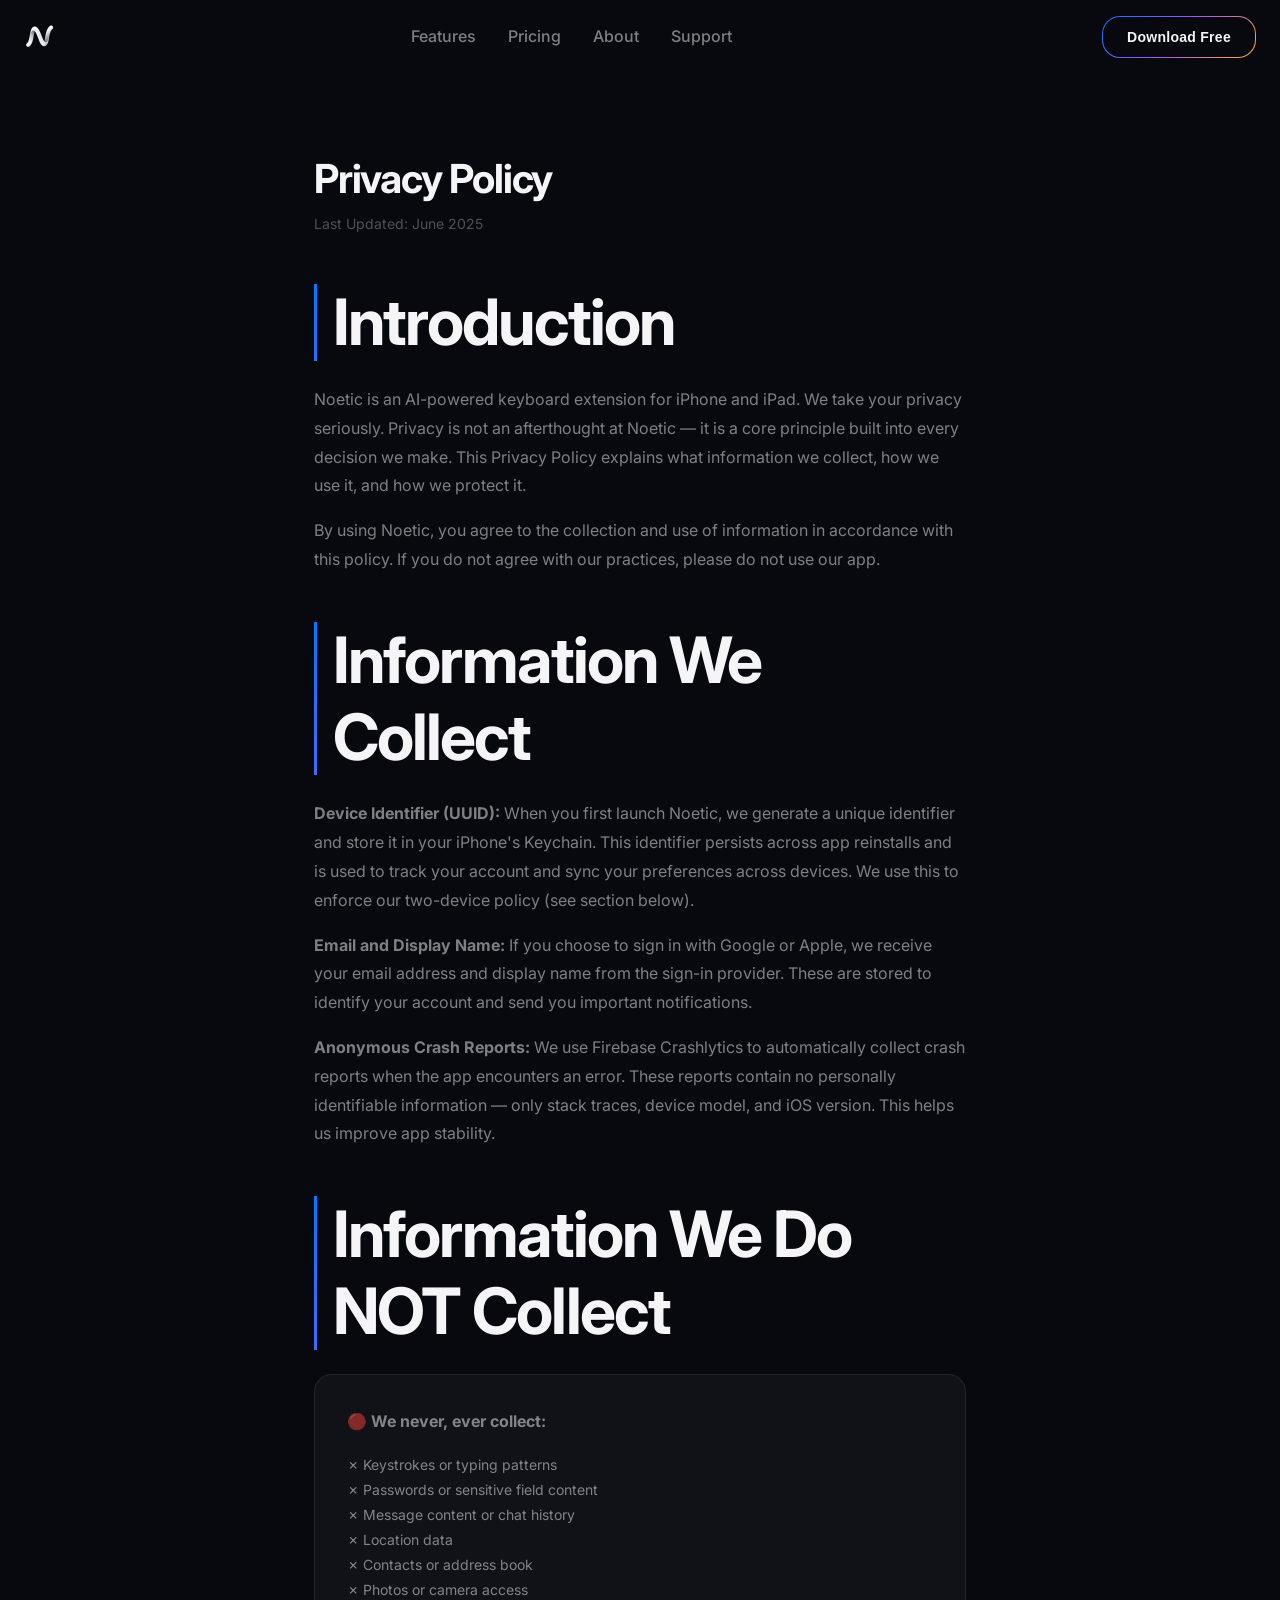
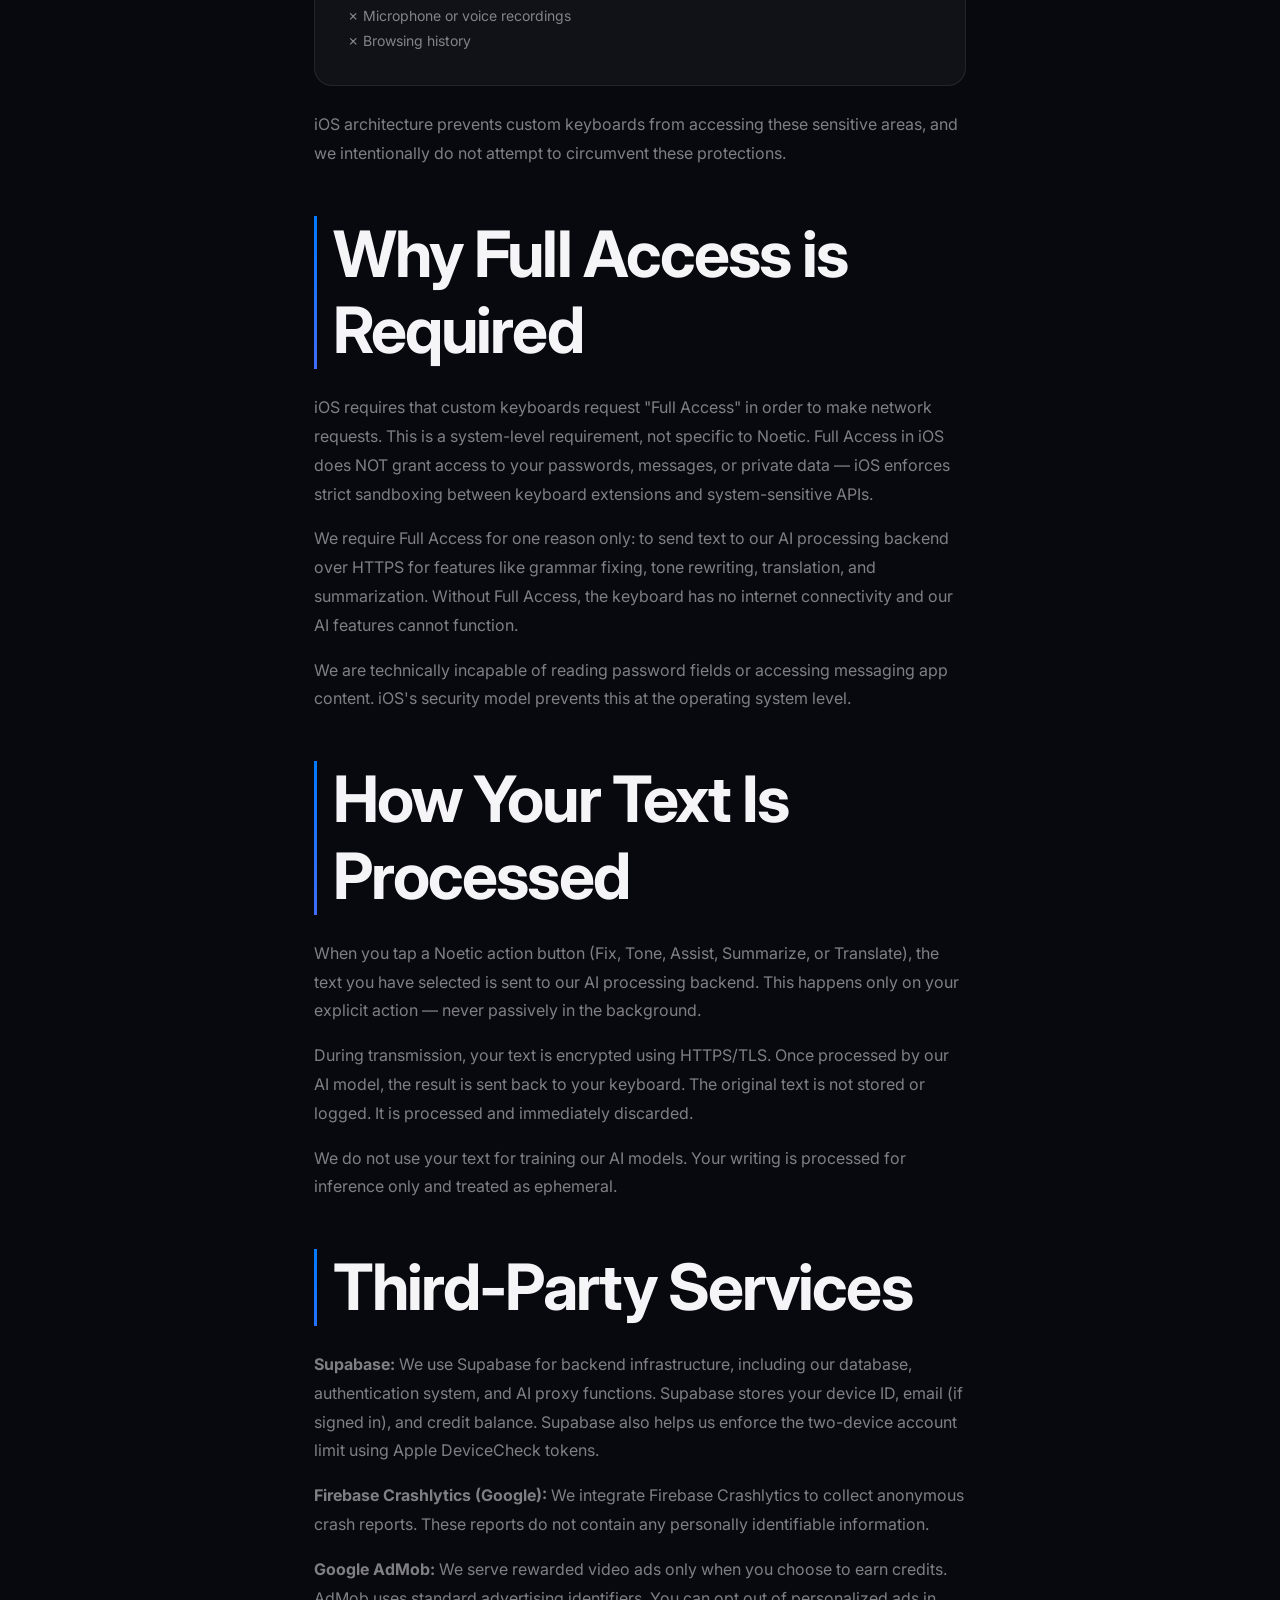
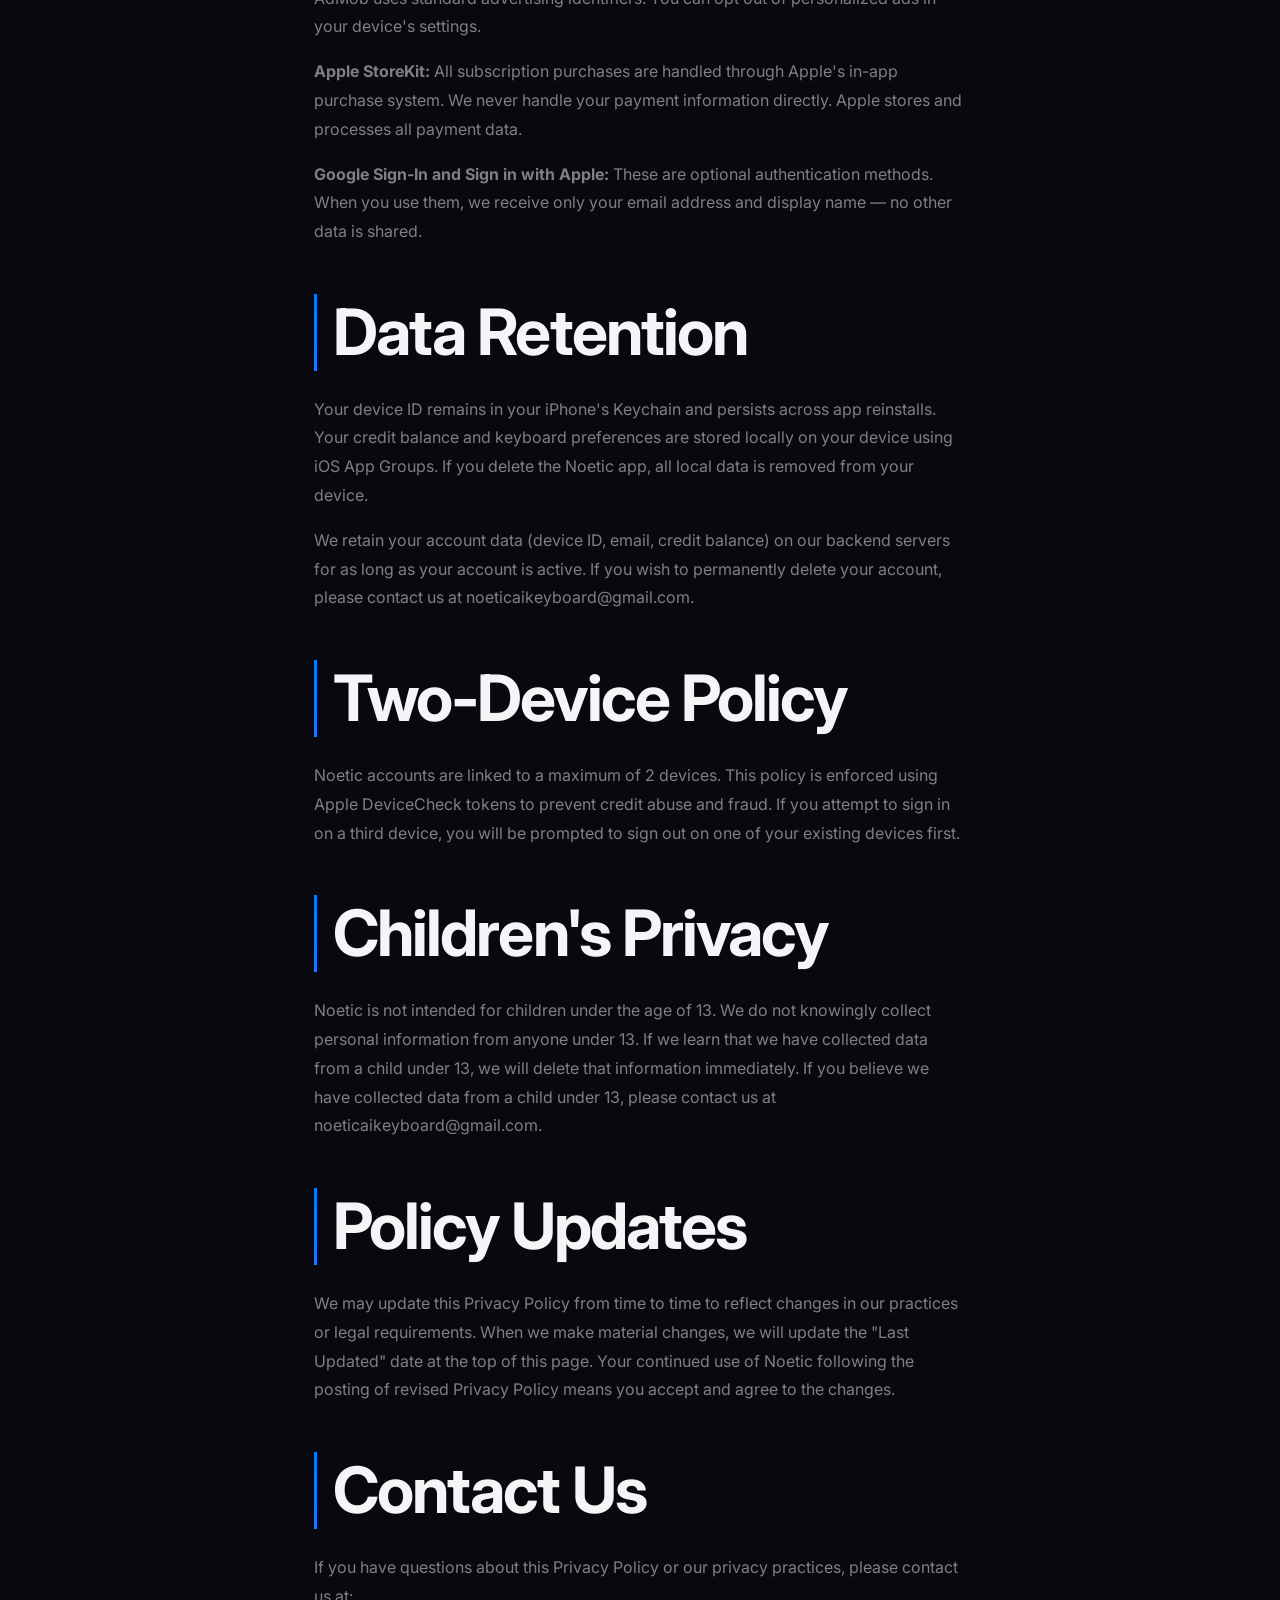
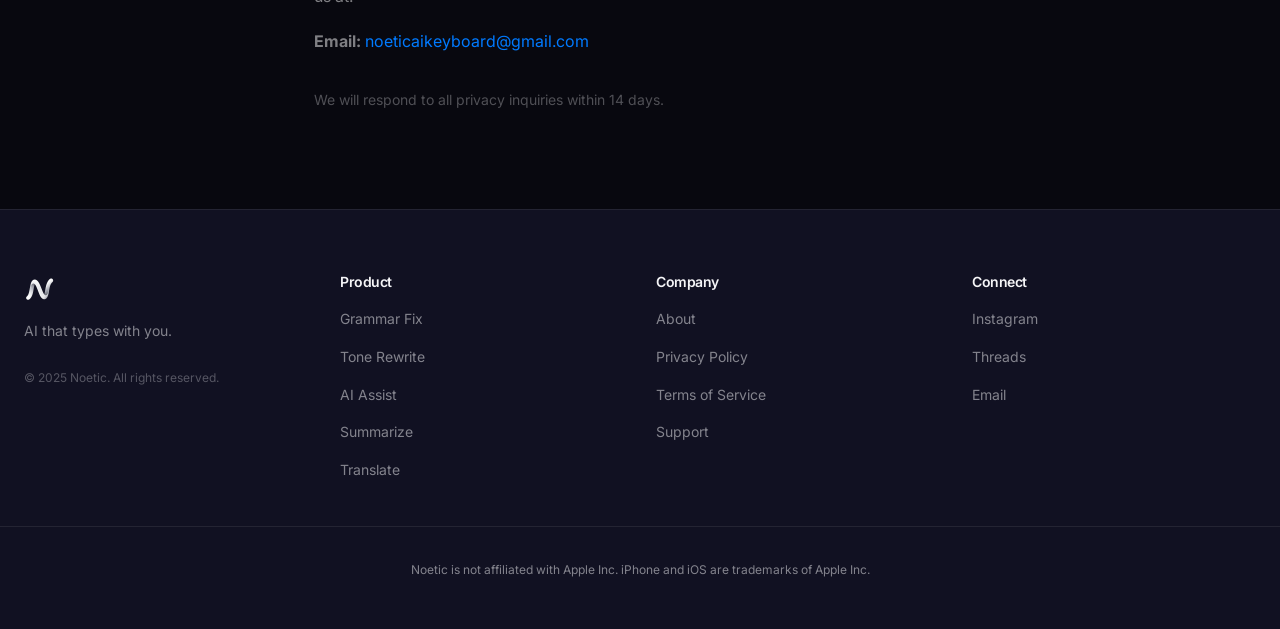
<file: privacy.html>
<!DOCTYPE html>
<html lang="en">
<head>
  <meta charset="UTF-8">
  <meta name="viewport" content="width=device-width, initial-scale=1.0">
  <meta name="description" content="Noetic Privacy Policy — We never read your keyboard. Learn about our privacy practices.">
  <meta property="og:title" content="Noetic — Privacy Policy">
  <meta property="og:description" content="Learn how Noetic handles your data and protects your privacy.">
  <meta property="og:image" content="noetic-logo.png">
  <meta name="twitter:card" content="summary_large_image">
  <meta name="twitter:title" content="Privacy Policy — Noetic">
  <meta name="twitter:description" content="Learn how Noetic handles your data and protects your privacy.">
  <meta name="twitter:image" content="noetic-logo.png">
  <link rel="canonical" href="https://yoursite.com/privacy.html">
  <link rel="icon" href="noetic-logo.png">
  <title>Privacy Policy — Noetic</title>
  <link rel="preconnect" href="https://fonts.googleapis.com">
  <link rel="preconnect" href="https://fonts.gstatic.com" crossorigin>
  <link href="https://fonts.googleapis.com/css2?family=Inter:wght@200;300;400;500;600;700;800&display=swap" rel="stylesheet">
  <link rel="stylesheet" href="style.css">
</head>
<body>

<!-- NAVIGATION -->
<nav>
  <div class="nav-container">
    <div class="nav-logo">
      <img src="noetic-logo.png" alt="Noetic" class="logo-img" loading="lazy" onerror="this.style.display='none'; this.nextElementSibling.style.display='inline';">
      <span class="logo-text" style="display:none;">Noetic</span>
    </div>
    
    <ul class="nav-links">
      <li><a href="index.html#features">Features</a></li>
      <li><a href="index.html#pricing">Pricing</a></li>
      <li><a href="about.html">About</a></li>
      <li><a href="support.html">Support</a></li>
    </ul>
    
    <button class="btn btn-ghost nav-cta" onclick="window.location.href='#'"><!-- TODO: Replace # with actual App Store URL after approval -->Download Free</button>
    
    <button class="hamburger" id="hamburger">
      <span></span>
      <span></span>
      <span></span>
    </button>
  </div>
  
  <div class="nav-mobile" id="nav-mobile">
    <ul>
      <li><a href="index.html#features">Features</a></li>
      <li><a href="index.html#pricing">Pricing</a></li>
      <li><a href="about.html">About</a></li>
      <li><a href="support.html">Support</a></li>
      <li><a href="#" class="btn btn-ghost" style="width: 100%; text-align: center;">Download Free</a></li>
    </ul>
  </div>
</nav>

<!-- MAIN CONTENT -->
<section class="section" style="padding: 5rem 0;">
  <div style="max-width: 700px; margin: 0 auto; padding: 0 1.5rem;">
    <h1 style="margin-bottom: 0.5rem; font-size: clamp(1.8rem, 5vw, 2.5rem);">Privacy Policy</h1>
    <p style="color: var(--text-tertiary); font-size: 14px; margin-bottom: 3rem;">Last Updated: June 2025</p>
    
    <!-- Section 1: Introduction -->
    <h2 style="border-left: 3px solid; border-image: var(--gradient-brand) 1; padding-left: 1rem; margin-top: 3rem; margin-bottom: 1.5rem;">Introduction</h2>
    <p>Noetic is an AI-powered keyboard extension for iPhone and iPad. We take your privacy seriously. Privacy is not an afterthought at Noetic — it is a core principle built into every decision we make. This Privacy Policy explains what information we collect, how we use it, and how we protect it.</p>
    <p>By using Noetic, you agree to the collection and use of information in accordance with this policy. If you do not agree with our practices, please do not use our app.</p>
    
    <!-- Section 2: Information We Collect -->
    <h2 style="border-left: 3px solid; border-image: var(--gradient-brand) 1; padding-left: 1rem; margin-top: 3rem; margin-bottom: 1.5rem;">Information We Collect</h2>
    <p><strong>Device Identifier (UUID):</strong> When you first launch Noetic, we generate a unique identifier and store it in your iPhone's Keychain. This identifier persists across app reinstalls and is used to track your account and sync your preferences across devices. We use this to enforce our two-device policy (see section below).</p>
    <p><strong>Email and Display Name:</strong> If you choose to sign in with Google or Apple, we receive your email address and display name from the sign-in provider. These are stored to identify your account and send you important notifications.</p>
    <p><strong>Anonymous Crash Reports:</strong> We use Firebase Crashlytics to automatically collect crash reports when the app encounters an error. These reports contain no personally identifiable information — only stack traces, device model, and iOS version. This helps us improve app stability.</p>
    
    <!-- Section 3: Information We Do NOT Collect -->
    <h2 style="border-left: 3px solid; border-image: var(--gradient-brand) 1; padding-left: 1rem; margin-top: 3rem; margin-bottom: 1.5rem;">Information We Do NOT Collect</h2>
    <div style="background: var(--surface); border: 1px solid var(--border); border-radius: var(--radius-md); padding: 2rem; margin-bottom: 1.5rem;">
      <p style="margin-bottom: 1rem;"><strong>🔴 We never, ever collect:</strong></p>
      <ul style="list-style: none; color: var(--text-secondary); font-size: 14px; line-height: 1.8;">
        <li>✗ Keystrokes or typing patterns</li>
        <li>✗ Passwords or sensitive field content</li>
        <li>✗ Message content or chat history</li>
        <li>✗ Location data</li>
        <li>✗ Contacts or address book</li>
        <li>✗ Photos or camera access</li>
        <li>✗ Microphone or voice recordings</li>
        <li>✗ Browsing history</li>
      </ul>
    </div>
    <p>iOS architecture prevents custom keyboards from accessing these sensitive areas, and we intentionally do not attempt to circumvent these protections.</p>
    
    <!-- Section 4: Why Full Access is Required -->
    <h2 style="border-left: 3px solid; border-image: var(--gradient-brand) 1; padding-left: 1rem; margin-top: 3rem; margin-bottom: 1.5rem;">Why Full Access is Required</h2>
    <p>iOS requires that custom keyboards request "Full Access" in order to make network requests. This is a system-level requirement, not specific to Noetic. Full Access in iOS does NOT grant access to your passwords, messages, or private data — iOS enforces strict sandboxing between keyboard extensions and system-sensitive APIs.</p>
    <p>We require Full Access for one reason only: to send text to our AI processing backend over HTTPS for features like grammar fixing, tone rewriting, translation, and summarization. Without Full Access, the keyboard has no internet connectivity and our AI features cannot function.</p>
    <p>We are technically incapable of reading password fields or accessing messaging app content. iOS's security model prevents this at the operating system level.</p>
    
    <!-- Section 5: How Your Text Is Processed -->
    <h2 style="border-left: 3px solid; border-image: var(--gradient-brand) 1; padding-left: 1rem; margin-top: 3rem; margin-bottom: 1.5rem;">How Your Text Is Processed</h2>
    <p>When you tap a Noetic action button (Fix, Tone, Assist, Summarize, or Translate), the text you have selected is sent to our AI processing backend. This happens only on your explicit action — never passively in the background.</p>
    <p>During transmission, your text is encrypted using HTTPS/TLS. Once processed by our AI model, the result is sent back to your keyboard. The original text is not stored or logged. It is processed and immediately discarded.</p>
    <p>We do not use your text for training our AI models. Your writing is processed for inference only and treated as ephemeral.</p>
    
    <!-- Section 6: Third-Party Services -->
    <h2 style="border-left: 3px solid; border-image: var(--gradient-brand) 1; padding-left: 1rem; margin-top: 3rem; margin-bottom: 1.5rem;">Third-Party Services</h2>
    <p><strong>Supabase:</strong> We use Supabase for backend infrastructure, including our database, authentication system, and AI proxy functions. Supabase stores your device ID, email (if signed in), and credit balance. Supabase also helps us enforce the two-device account limit using Apple DeviceCheck tokens.</p>
    <p><strong>Firebase Crashlytics (Google):</strong> We integrate Firebase Crashlytics to collect anonymous crash reports. These reports do not contain any personally identifiable information.</p>
    <p><strong>Google AdMob:</strong> We serve rewarded video ads only when you choose to earn credits. AdMob uses standard advertising identifiers. You can opt out of personalized ads in your device's settings.</p>
    <p><strong>Apple StoreKit:</strong> All subscription purchases are handled through Apple's in-app purchase system. We never handle your payment information directly. Apple stores and processes all payment data.</p>
    <p><strong>Google Sign-In and Sign in with Apple:</strong> These are optional authentication methods. When you use them, we receive only your email address and display name — no other data is shared.</p>
    
    <!-- Section 7: Data Retention -->
    <h2 style="border-left: 3px solid; border-image: var(--gradient-brand) 1; padding-left: 1rem; margin-top: 3rem; margin-bottom: 1.5rem;">Data Retention</h2>
    <p>Your device ID remains in your iPhone's Keychain and persists across app reinstalls. Your credit balance and keyboard preferences are stored locally on your device using iOS App Groups. If you delete the Noetic app, all local data is removed from your device.</p>
    <p>We retain your account data (device ID, email, credit balance) on our backend servers for as long as your account is active. If you wish to permanently delete your account, please contact us at noeticaikeyboard@gmail.com.</p>
    
    <!-- Section 8: Two-Device Policy -->
    <h2 style="border-left: 3px solid; border-image: var(--gradient-brand) 1; padding-left: 1rem; margin-top: 3rem; margin-bottom: 1.5rem;">Two-Device Policy</h2>
    <p>Noetic accounts are linked to a maximum of 2 devices. This policy is enforced using Apple DeviceCheck tokens to prevent credit abuse and fraud. If you attempt to sign in on a third device, you will be prompted to sign out on one of your existing devices first.</p>
    
    <!-- Section 9: Children's Privacy -->
    <h2 style="border-left: 3px solid; border-image: var(--gradient-brand) 1; padding-left: 1rem; margin-top: 3rem; margin-bottom: 1.5rem;">Children's Privacy</h2>
    <p>Noetic is not intended for children under the age of 13. We do not knowingly collect personal information from anyone under 13. If we learn that we have collected data from a child under 13, we will delete that information immediately. If you believe we have collected data from a child under 13, please contact us at noeticaikeyboard@gmail.com.</p>
    
    <!-- Section 10: Policy Updates -->
    <h2 style="border-left: 3px solid; border-image: var(--gradient-brand) 1; padding-left: 1rem; margin-top: 3rem; margin-bottom: 1.5rem;">Policy Updates</h2>
    <p>We may update this Privacy Policy from time to time to reflect changes in our practices or legal requirements. When we make material changes, we will update the "Last Updated" date at the top of this page. Your continued use of Noetic following the posting of revised Privacy Policy means you accept and agree to the changes.</p>
    
    <!-- Section 11: Contact -->
    <h2 style="border-left: 3px solid; border-image: var(--gradient-brand) 1; padding-left: 1rem; margin-top: 3rem; margin-bottom: 1.5rem;">Contact Us</h2>
    <p>If you have questions about this Privacy Policy or our privacy practices, please contact us at:</p>
    <p style="margin-top: 1rem;">
      <strong>Email:</strong> <a href="mailto:noeticaikeyboard@gmail.com">noeticaikeyboard@gmail.com</a>
    </p>
    <p style="margin-top: 2rem; color: var(--text-tertiary); font-size: 14px;">We will respond to all privacy inquiries within 14 days.</p>
  </div>
</section>

<!-- FOOTER -->
<footer>
  <div class="footer-content">
    <div class="footer-column">
      <div class="footer-logo">
        <img src="noetic-logo.png" alt="Noetic" class="logo-img" style="width: 32px; height: 32px;" loading="lazy" onerror="this.style.display='none'; this.nextElementSibling.style.display='inline';">
        <span class="logo-text" style="display:none; font-weight: 700;">Noetic</span>
        <p class="footer-tagline">AI that types with you.</p>
        <p class="footer-copyright">© 2025 Noetic. All rights reserved.</p>
      </div>
    </div>
    
    <div class="footer-column">
      <h4>Product</h4>
      <ul>
        <li><a href="index.html#features">Grammar Fix</a></li>
        <li><a href="index.html#features">Tone Rewrite</a></li>
        <li><a href="index.html#features">AI Assist</a></li>
        <li><a href="index.html#features">Summarize</a></li>
        <li><a href="index.html#features">Translate</a></li>
      </ul>
    </div>
    
    <div class="footer-column">
      <h4>Company</h4>
      <ul>
        <li><a href="about.html">About</a></li>
        <li><a href="privacy.html">Privacy Policy</a></li>
        <li><a href="terms.html">Terms of Service</a></li>
        <li><a href="support.html">Support</a></li>
      </ul>
    </div>
    
    <div class="footer-column">
      <h4>Connect</h4>
      <ul>
        <li><a href="https://www.instagram.com/noetic_aikeyboard" target="_blank" rel="noopener noreferrer">Instagram</a></li>
        <li><a href="https://www.threads.com/@noetic_aikeyboard" target="_blank" rel="noopener noreferrer">Threads</a></li>
        <li><a href="mailto:noeticaikeyboard@gmail.com">Email</a></li>
      </ul>
    </div>
  </div>
  
  <div class="footer-bottom">
    <p>Noetic is not affiliated with Apple Inc. iPhone and iOS are trademarks of Apple Inc.</p>
  </div>
</footer>

<script src="animations.js"></script>
</body>
</html>
</file>
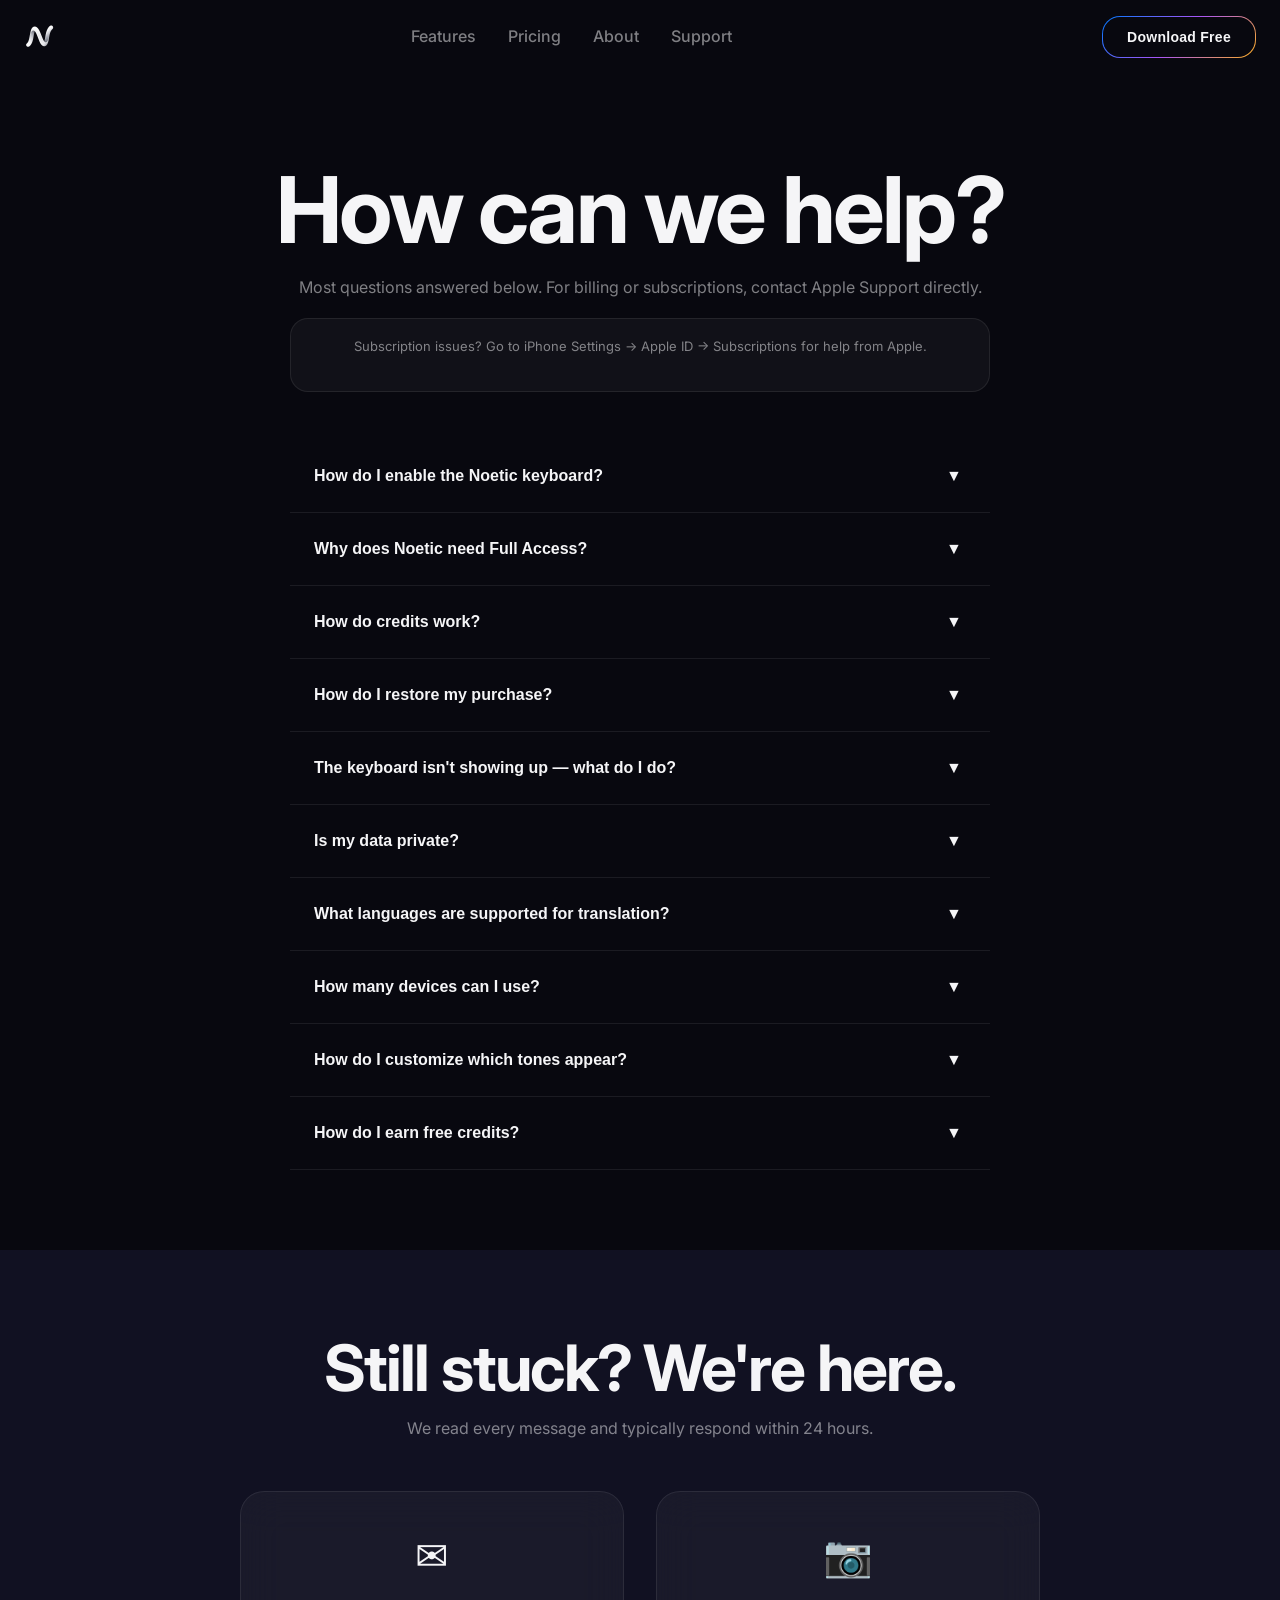
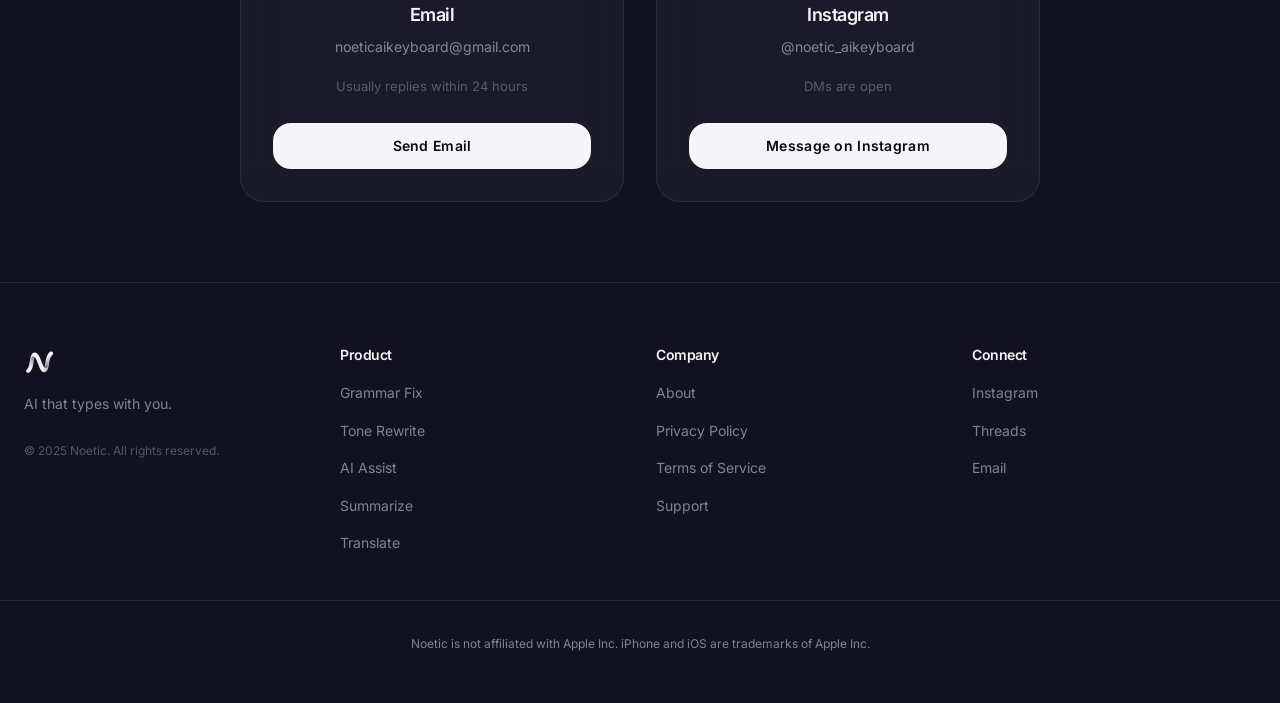
<file: support.html>
<!DOCTYPE html>
<html lang="en">
<head>
  <meta charset="UTF-8">
  <meta name="viewport" content="width=device-width, initial-scale=1.0">
  <meta name="description" content="Noetic Support & FAQ — Get help with Noetic keyboard, setup, billing, and privacy.">
  <meta property="og:title" content="Support & FAQ — Noetic">
  <meta property="og:description" content="Find answers to common questions about Noetic keyboard or contact us for help.">
  <meta property="og:image" content="noetic-logo.png">
  <meta name="twitter:card" content="summary_large_image">
  <meta name="twitter:title" content="Support & FAQ — Noetic">
  <meta name="twitter:description" content="Find answers to common questions about Noetic keyboard or contact us for help.">
  <meta name="twitter:image" content="noetic-logo.png">
  <link rel="canonical" href="https://yoursite.com/support.html">
  <link rel="icon" href="noetic-logo.png">
  <title>Support & FAQ — Noetic</title>
  <link rel="preconnect" href="https://fonts.googleapis.com">
  <link rel="preconnect" href="https://fonts.gstatic.com" crossorigin>
  <link href="https://fonts.googleapis.com/css2?family=Inter:wght@200;300;400;500;600;700;800&display=swap" rel="stylesheet">
  <link rel="stylesheet" href="style.css">
</head>
<body>

<!-- NAVIGATION -->
<nav>
  <div class="nav-container">
    <div class="nav-logo">
      <img src="noetic-logo.png" alt="Noetic" class="logo-img" loading="lazy" onerror="this.style.display='none'; this.nextElementSibling.style.display='inline';">
      <span class="logo-text" style="display:none;">Noetic</span>
    </div>
    
    <ul class="nav-links">
      <li><a href="index.html#features-section">Features</a></li>
      <li><a href="pricing.html">Pricing</a></li>
      <li><a href="about.html">About</a></li>
      <li><a href="support.html">Support</a></li>
    </ul>
    
    <button class="btn btn-ghost nav-cta" onclick="window.location.href='#'"><!-- TODO: Replace # with actual App Store URL after approval -->Download Free</button>
    
    <button class="hamburger" id="hamburger">
      <span></span>
      <span></span>
      <span></span>
    </button>
  </div>
  
  <div class="nav-mobile" id="nav-mobile">
    <ul>
      <li><a href="index.html#features-section">Features</a></li>
      <li><a href="pricing.html">Pricing</a></li>
      <li><a href="about.html">About</a></li>
      <li><a href="support.html">Support</a></li>
      <li><a href="#" class="btn btn-ghost" style="width: 100%; text-align: center;">Download Free</a></li>
    </ul>
  </div>
</nav>

<!-- FAQ SECTION -->
<section class="section" style="padding: 5rem 0;">
  <div class="container reveal">
    <h1 style="text-align: center; margin-bottom: 0.5rem;">How can we help?</h1>
    <p style="text-align: center; color: var(--text-secondary); font-size: 16px; margin-bottom: 1rem;">Most questions answered below. For billing or subscriptions, contact Apple Support directly.</p>
    
    <div style="text-align: center; background: var(--surface); padding: 1rem; border-radius: var(--radius-md); border: 1px solid var(--border); margin-bottom: 3rem; max-width: 700px; margin-left: auto; margin-right: auto;">
      <p style="font-size: 13px; color: var(--text-secondary);">Subscription issues? Go to iPhone Settings → Apple ID → Subscriptions for help from Apple.</p>
    </div>
    
    <div style="max-width: 700px; margin: 0 auto;">
      <!-- FAQ Item 1 -->
      <div class="accordion-item">
        <button class="accordion-header">
          <span>How do I enable the Noetic keyboard?</span>
          <div class="accordion-chevron">▼</div>
        </button>
        <div class="accordion-content">
          <div class="accordion-text">
            <strong>Step 1:</strong> Open Settings → General → Keyboard → Keyboards<br>
            <strong>Step 2:</strong> Tap "Add New Keyboard"<br>
            <strong>Step 3:</strong> Select Noetic from the list<br>
            <strong>Step 4:</strong> Go back to Keyboards → tap Noetic → enable "Allow Full Access"<br><br>
            After this, you can switch to Noetic by tapping the globe icon on your keyboard.
          </div>
        </div>
      </div>
      
      <!-- FAQ Item 2 -->
      <div class="accordion-item">
        <button class="accordion-header">
          <span>Why does Noetic need Full Access?</span>
          <div class="accordion-chevron">▼</div>
        </button>
        <div class="accordion-content">
          <div class="accordion-text">Full Access is an iOS requirement for any keyboard that needs internet access. Noetic needs it to send text to our AI for processing. Without it, the AI features cannot work. Full Access does NOT mean we can read everything you type — we only process text when you tap a button.</div>
        </div>
      </div>
      
      <!-- FAQ Item 3 -->
      <div class="accordion-item">
        <button class="accordion-header">
          <span>How do credits work?</span>
          <div class="accordion-chevron">▼</div>
        </button>
        <div class="accordion-content">
          <div class="accordion-text">Each AI action (grammar fix, tone rewrite, etc.) uses one credit. Free users receive a daily allowance that resets at midnight. You can earn additional credits by watching a short rewarded video ad inside the app. Pro and Premium subscribers receive higher daily limits or unlimited credits. <!-- TODO: Confirm exact credit limits from codebase before launch --></div>
        </div>
      </div>
      
      <!-- FAQ Item 4 -->
      <div class="accordion-item">
        <button class="accordion-header">
          <span>How do I restore my purchase?</span>
          <div class="accordion-chevron">▼</div>
        </button>
        <div class="accordion-content">
          <div class="accordion-text">Go to Settings in the Noetic app → tap "Restore Purchases." Make sure you're signed in with the same Apple ID used for the original purchase. Your subscription and Pro or Premium status should be restored immediately.</div>
        </div>
      </div>
      
      <!-- FAQ Item 5 -->
      <div class="accordion-item">
        <button class="accordion-header">
          <span>The keyboard isn't showing up — what do I do?</span>
          <div class="accordion-chevron">▼</div>
        </button>
        <div class="accordion-content">
          <div class="accordion-text">First, check Settings → General → Keyboard → Keyboards to confirm Noetic is added. If added but not appearing, try restarting your iPhone. If Full Access is not enabled, the keyboard will load but AI features won't work. Still stuck? Email us at <a href="mailto:noeticaikeyboard@gmail.com">noeticaikeyboard@gmail.com</a>.</div>
        </div>
      </div>
      
      <!-- FAQ Item 6 -->
      <div class="accordion-item">
        <button class="accordion-header">
          <span>Is my data private?</span>
          <div class="accordion-chevron">▼</div>
        </button>
        <div class="accordion-content">
          <div class="accordion-text">Yes. Noetic only processes text when you explicitly tap an action button. We never log what you type, store your messages, or access passwords. All AI processing happens over encrypted HTTPS. See our <a href="privacy.html">Privacy Policy</a> for full details.</div>
        </div>
      </div>
      
      <!-- FAQ Item 7 -->
      <div class="accordion-item">
        <button class="accordion-header">
          <span>What languages are supported for translation?</span>
          <div class="accordion-chevron">▼</div>
        </button>
        <div class="accordion-content">
          <div class="accordion-text">English, Hindi, Spanish, French, German, Arabic, Chinese, Japanese, Korean, Portuguese, Tamil, Telugu, Malayalam, Bengali, Kannada, and Italian — 16 languages total. If you'd like to request support for another language, let us know!</div>
        </div>
      </div>
      
      <!-- FAQ Item 8 -->
      <div class="accordion-item">
        <button class="accordion-header">
          <span>How many devices can I use?</span>
          <div class="accordion-chevron">▼</div>
        </button>
        <div class="accordion-content">
          <div class="accordion-text">Each account supports up to 2 devices. If you want to use a new device, sign out on one of your existing devices first. This limit helps us prevent credit abuse.</div>
        </div>
      </div>
      
      <!-- FAQ Item 9 -->
      <div class="accordion-item">
        <button class="accordion-header">
          <span>How do I customize which tones appear?</span>
          <div class="accordion-chevron">▼</div>
        </button>
        <div class="accordion-content">
          <div class="accordion-text">Open the Noetic app → tap "Customize" → select Tones. You can add, remove, or reorder the tones that appear in your keyboard palette. Your customizations sync across your devices.</div>
        </div>
      </div>
      
      <!-- FAQ Item 10 -->
      <div class="accordion-item">
        <button class="accordion-header">
          <span>How do I earn free credits?</span>
          <div class="accordion-chevron">▼</div>
        </button>
        <div class="accordion-content">
          <div class="accordion-text">Inside the Noetic app, go to the Activity tab → tap "Earn Credits" → watch a short video ad to receive bonus credits. You can earn credits this way once per day.</div>
        </div>
      </div>
    </div>
  </div>
</section>

<!-- CONTACT SECTION -->
<section class="section" style="background: var(--bg-alt); padding: 5rem 0;">
  <div class="container reveal">
    <h2 style="text-align: center; margin-bottom: 0.5rem;">Still stuck? We're here.</h2>
    <p style="text-align: center; color: var(--text-secondary); margin-bottom: 3rem;">We read every message and typically respond within 24 hours.</p>
    
    <div style="display: grid; grid-template-columns: repeat(auto-fit, minmax(280px, 1fr)); gap: 2rem; max-width: 800px; margin: 0 auto;" class="reveal-group">
      <!-- Email Card -->
      <div class="glass" style="padding: 2rem; border-radius: var(--radius-lg); text-align: center;">
        <div style="font-size: 2.5rem; margin-bottom: 1rem;">✉</div>
        <h3 style="font-size: 18px; margin-bottom: 0.5rem;">Email</h3>
        <a href="mailto:noeticaikeyboard@gmail.com" style="color: var(--text-secondary); font-size: 14px;">noeticaikeyboard@gmail.com</a>
        <p style="font-size: 13px; color: var(--text-tertiary); margin-top: 1rem; margin-bottom: 1.5rem;">Usually replies within 24 hours</p>
        <a href="mailto:noeticaikeyboard@gmail.com" class="btn btn-primary" style="width: 100%; display: flex; align-items: center; justify-content: center;">Send Email</a>
      </div>
      
      <!-- Instagram Card -->
      <div class="glass" style="padding: 2rem; border-radius: var(--radius-lg); text-align: center;">
        <div style="font-size: 2.5rem; margin-bottom: 1rem;">📷</div>
        <h3 style="font-size: 18px; margin-bottom: 0.5rem;">Instagram</h3>
        <a href="https://www.instagram.com/noetic_aikeyboard" target="_blank" rel="noopener noreferrer" style="color: var(--text-secondary); font-size: 14px;">@noetic_aikeyboard</a>
        <p style="font-size: 13px; color: var(--text-tertiary); margin-top: 1rem; margin-bottom: 1.5rem;">DMs are open</p>
        <a href="https://www.instagram.com/noetic_aikeyboard" target="_blank" rel="noopener noreferrer" class="btn btn-primary" style="width: 100%; display: flex; align-items: center; justify-content: center;">Message on Instagram</a>
      </div>
    </div>
  </div>
</section>

<!-- FOOTER -->
<footer>
  <div class="footer-content">
    <div class="footer-column">
      <div class="footer-logo">
        <img src="noetic-logo.png" alt="Noetic" class="logo-img" style="width: 32px; height: 32px;" loading="lazy" onerror="this.style.display='none'; this.nextElementSibling.style.display='inline';">
        <span class="logo-text" style="display:none; font-weight: 700;">Noetic</span>
        <p class="footer-tagline">AI that types with you.</p>
        <p class="footer-copyright">© 2025 Noetic. All rights reserved.</p>
      </div>
    </div>
    
    <div class="footer-column">
      <h4>Product</h4>
      <ul>
        <li><a href="index.html#features">Grammar Fix</a></li>
        <li><a href="index.html#features">Tone Rewrite</a></li>
        <li><a href="index.html#features">AI Assist</a></li>
        <li><a href="index.html#features">Summarize</a></li>
        <li><a href="index.html#features">Translate</a></li>
      </ul>
    </div>
    
    <div class="footer-column">
      <h4>Company</h4>
      <ul>
        <li><a href="about.html">About</a></li>
        <li><a href="privacy.html">Privacy Policy</a></li>
        <li><a href="terms.html">Terms of Service</a></li>
        <li><a href="support.html">Support</a></li>
      </ul>
    </div>
    
    <div class="footer-column">
      <h4>Connect</h4>
      <ul>
        <li><a href="https://www.instagram.com/noetic_aikeyboard" target="_blank" rel="noopener noreferrer">Instagram</a></li>
        <li><a href="https://www.threads.com/@noetic_aikeyboard" target="_blank" rel="noopener noreferrer">Threads</a></li>
        <li><a href="mailto:noeticaikeyboard@gmail.com">Email</a></li>
      </ul>
    </div>
  </div>
  
  <div class="footer-bottom">
    <p>Noetic is not affiliated with Apple Inc. iPhone and iOS are trademarks of Apple Inc.</p>
  </div>
</footer>

<script src="animations.js"></script>
</body>
</html>
</file>
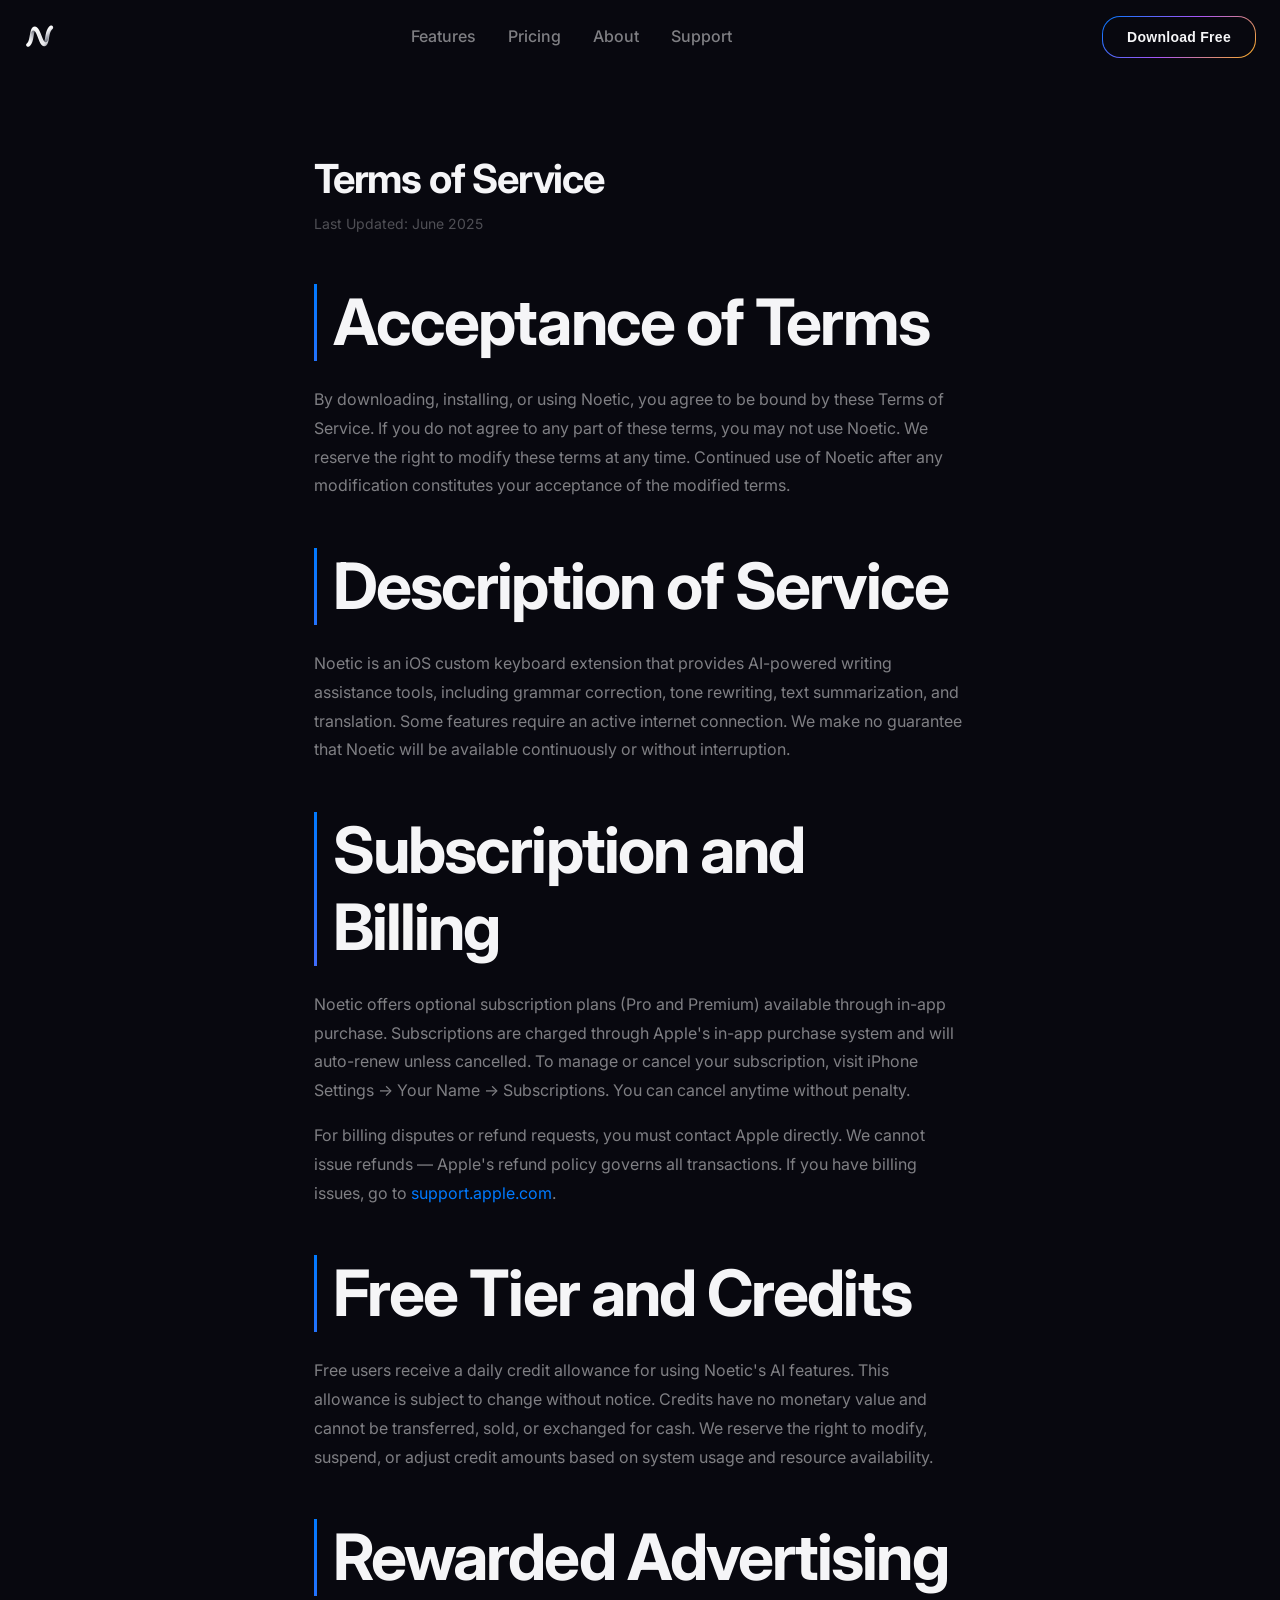
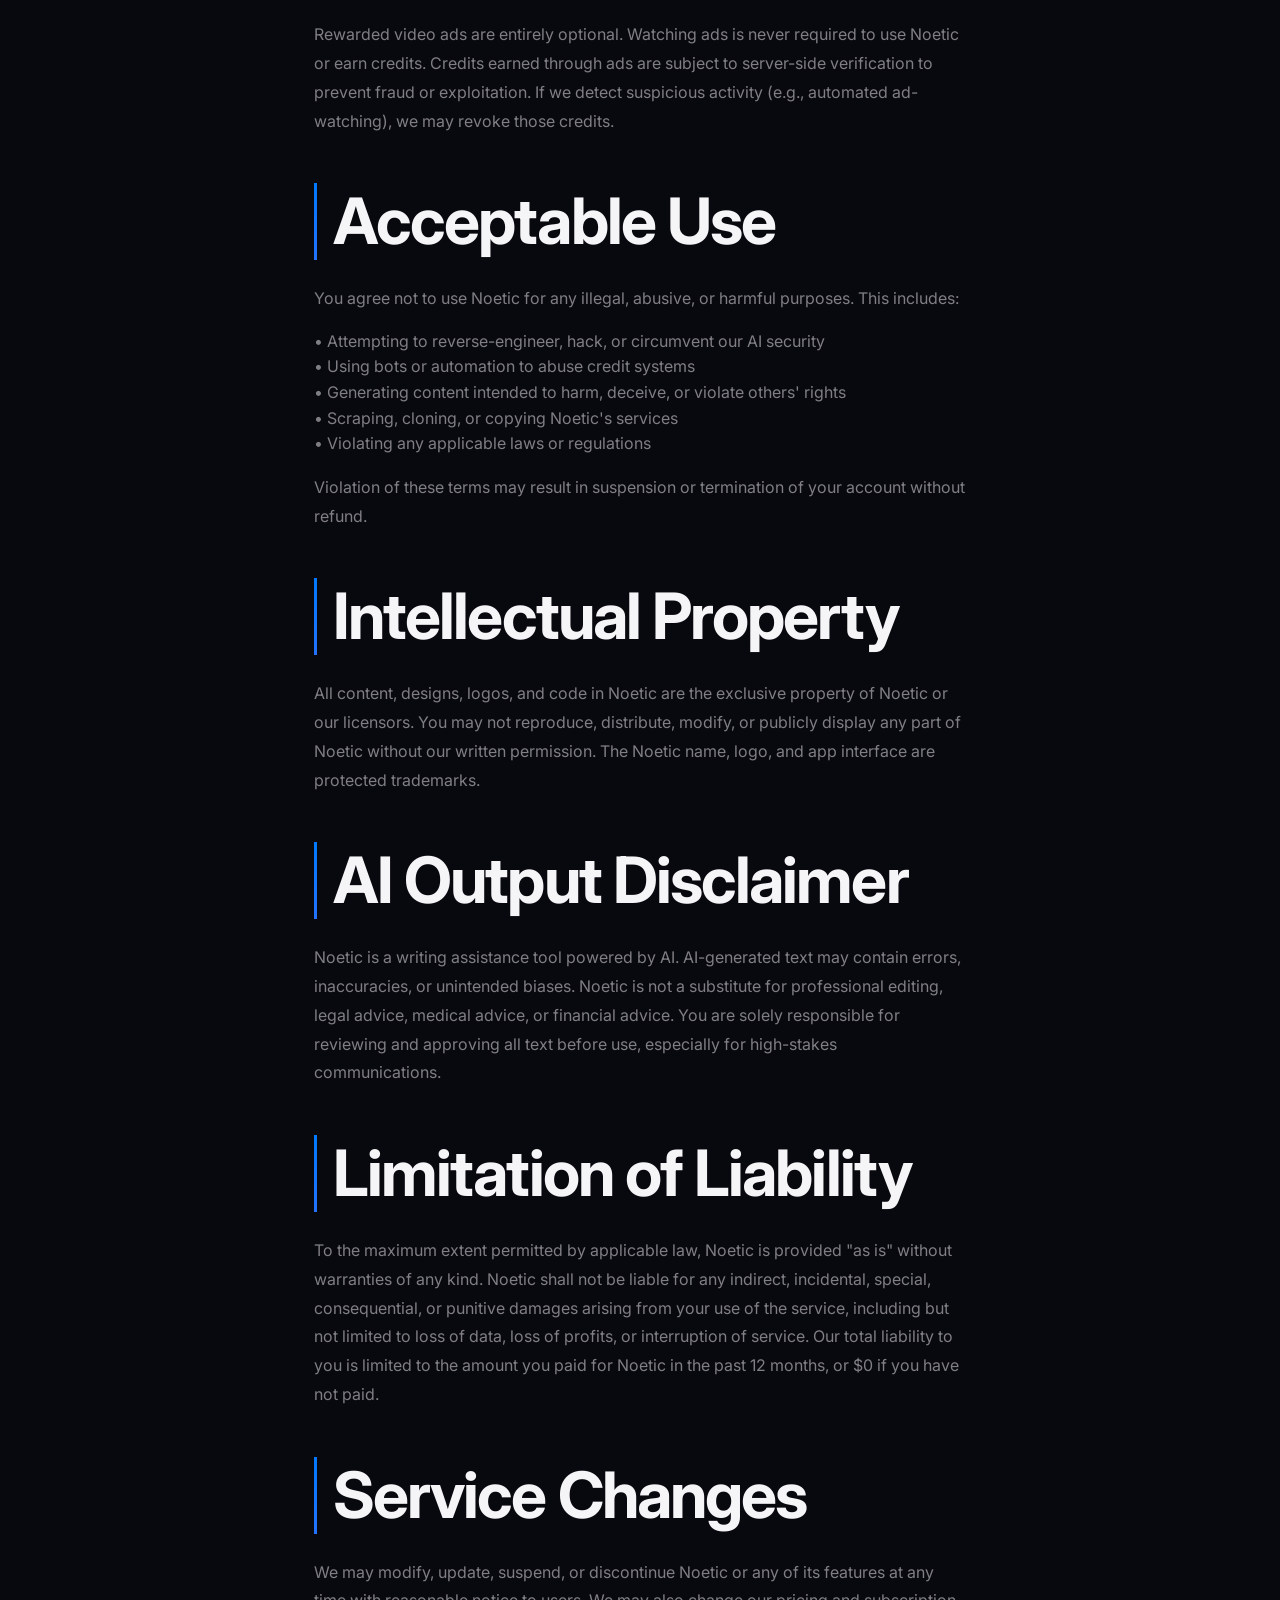
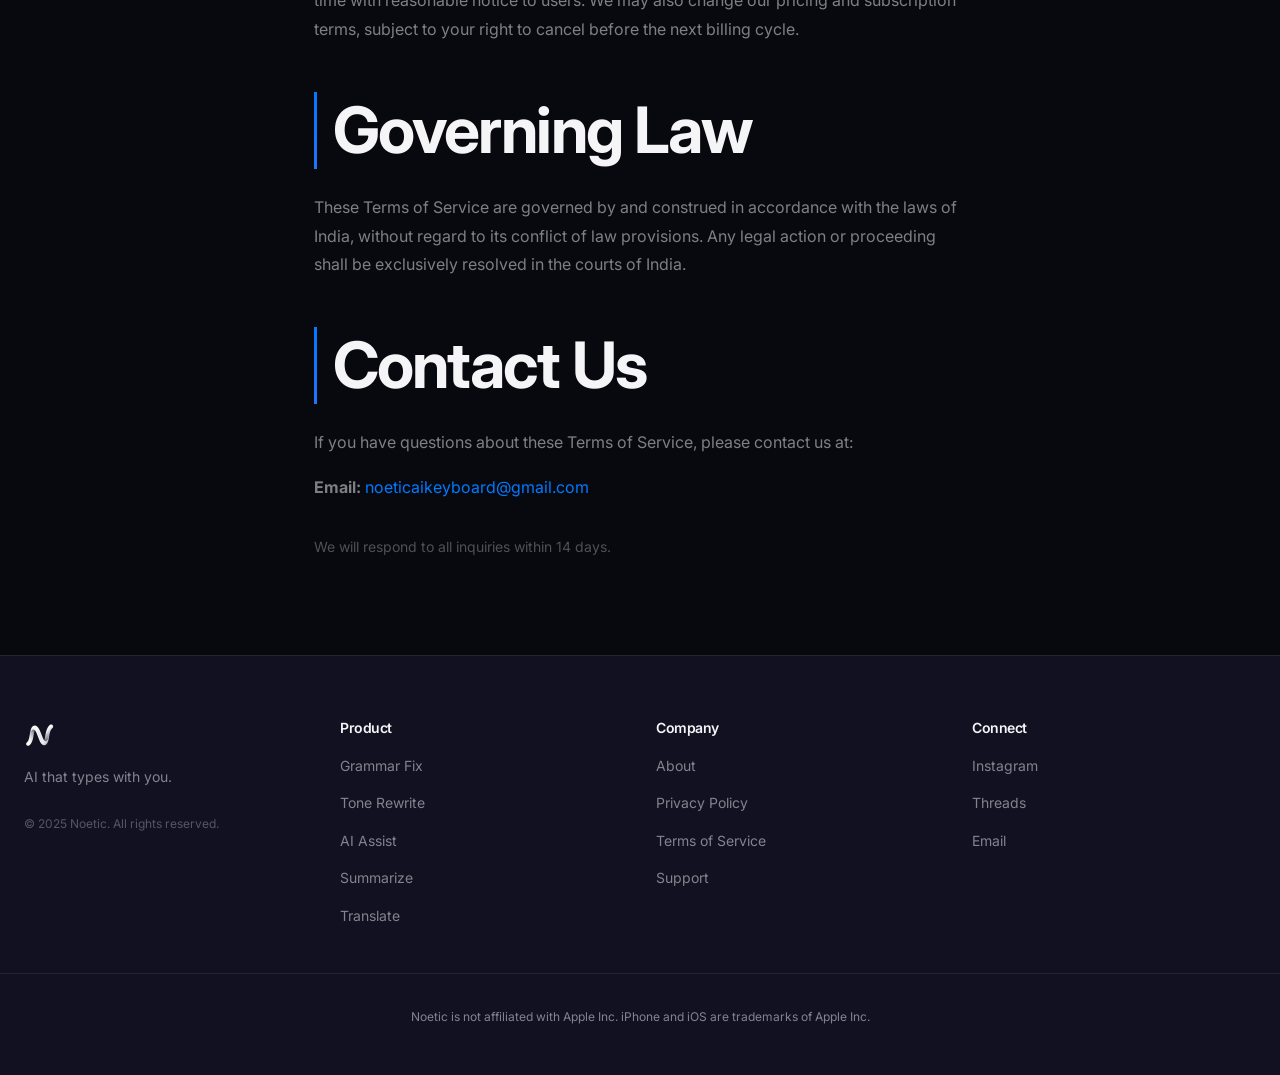
<file: terms.html>
<!DOCTYPE html>
<html lang="en">
<head>
  <meta charset="UTF-8">
  <meta name="viewport" content="width=device-width, initial-scale=1.0">
  <meta name="description" content="Noetic Terms of Service — Read our full terms and conditions.">
  <meta property="og:title" content="Terms of Service — Noetic">
  <meta property="og:description" content="Learn about our terms of service and how to use Noetic.">
  <meta property="og:image" content="noetic-logo.png">
  <meta name="twitter:card" content="summary_large_image">
  <meta name="twitter:title" content="Terms of Service — Noetic">
  <meta name="twitter:description" content="Learn about our terms of service and how to use Noetic.">
  <meta name="twitter:image" content="noetic-logo.png">
  <link rel="canonical" href="https://yoursite.com/terms.html">
  <link rel="icon" href="noetic-logo.png">
  <title>Terms of Service — Noetic</title>
  <link rel="preconnect" href="https://fonts.googleapis.com">
  <link rel="preconnect" href="https://fonts.gstatic.com" crossorigin>
  <link href="https://fonts.googleapis.com/css2?family=Inter:wght@200;300;400;500;600;700;800&display=swap" rel="stylesheet">
  <link rel="stylesheet" href="style.css">
</head>
<body>

<!-- NAVIGATION -->
<nav>
  <div class="nav-container">
    <div class="nav-logo">
      <img src="noetic-logo.png" alt="Noetic" class="logo-img" loading="lazy" onerror="this.style.display='none'; this.nextElementSibling.style.display='inline';">
      <span class="logo-text" style="display:none;">Noetic</span>
    </div>
    
    <ul class="nav-links">
      <li><a href="index.html#features">Features</a></li>
      <li><a href="index.html#pricing">Pricing</a></li>
      <li><a href="about.html">About</a></li>
      <li><a href="support.html">Support</a></li>
    </ul>
    
    <button class="btn btn-ghost nav-cta" onclick="window.location.href='#'"><!-- TODO: Replace # with actual App Store URL after approval -->Download Free</button>
    
    <button class="hamburger" id="hamburger">
      <span></span>
      <span></span>
      <span></span>
    </button>
  </div>
  
  <div class="nav-mobile" id="nav-mobile">
    <ul>
      <li><a href="index.html#features">Features</a></li>
      <li><a href="index.html#pricing">Pricing</a></li>
      <li><a href="about.html">About</a></li>
      <li><a href="support.html">Support</a></li>
      <li><a href="#" class="btn btn-ghost" style="width: 100%; text-align: center;">Download Free</a></li>
    </ul>
  </div>
</nav>

<!-- MAIN CONTENT -->
<section class="section" style="padding: 5rem 0;">
  <div style="max-width: 700px; margin: 0 auto; padding: 0 1.5rem;">
    <h1 style="margin-bottom: 0.5rem; font-size: clamp(1.8rem, 5vw, 2.5rem);">Terms of Service</h1>
    <p style="color: var(--text-tertiary); font-size: 14px; margin-bottom: 3rem;">Last Updated: June 2025</p>
    
    <!-- Section 1: Acceptance of Terms -->
    <h2 style="border-left: 3px solid; border-image: var(--gradient-brand) 1; padding-left: 1rem; margin-top: 3rem; margin-bottom: 1.5rem;">Acceptance of Terms</h2>
    <p>By downloading, installing, or using Noetic, you agree to be bound by these Terms of Service. If you do not agree to any part of these terms, you may not use Noetic. We reserve the right to modify these terms at any time. Continued use of Noetic after any modification constitutes your acceptance of the modified terms.</p>
    
    <!-- Section 2: Description of Service -->
    <h2 style="border-left: 3px solid; border-image: var(--gradient-brand) 1; padding-left: 1rem; margin-top: 3rem; margin-bottom: 1.5rem;">Description of Service</h2>
    <p>Noetic is an iOS custom keyboard extension that provides AI-powered writing assistance tools, including grammar correction, tone rewriting, text summarization, and translation. Some features require an active internet connection. We make no guarantee that Noetic will be available continuously or without interruption.</p>
    
    <!-- Section 3: Subscription and Billing -->
    <h2 style="border-left: 3px solid; border-image: var(--gradient-brand) 1; padding-left: 1rem; margin-top: 3rem; margin-bottom: 1.5rem;">Subscription and Billing</h2>
    <p>Noetic offers optional subscription plans (Pro and Premium) available through in-app purchase. Subscriptions are charged through Apple's in-app purchase system and will auto-renew unless cancelled. To manage or cancel your subscription, visit iPhone Settings → Your Name → Subscriptions. You can cancel anytime without penalty.</p>
    <p>For billing disputes or refund requests, you must contact Apple directly. We cannot issue refunds — Apple's refund policy governs all transactions. If you have billing issues, go to <a href="https://support.apple.com" target="_blank" rel="noopener noreferrer">support.apple.com</a>.</p>
    
    <!-- Section 4: Free Tier and Credits -->
    <h2 style="border-left: 3px solid; border-image: var(--gradient-brand) 1; padding-left: 1rem; margin-top: 3rem; margin-bottom: 1.5rem;">Free Tier and Credits</h2>
    <p>Free users receive a daily credit allowance for using Noetic's AI features. This allowance is subject to change without notice. Credits have no monetary value and cannot be transferred, sold, or exchanged for cash. We reserve the right to modify, suspend, or adjust credit amounts based on system usage and resource availability.</p>
    
    <!-- Section 5: Rewarded Advertising -->
    <h2 style="border-left: 3px solid; border-image: var(--gradient-brand) 1; padding-left: 1rem; margin-top: 3rem; margin-bottom: 1.5rem;">Rewarded Advertising</h2>
    <p>Rewarded video ads are entirely optional. Watching ads is never required to use Noetic or earn credits. Credits earned through ads are subject to server-side verification to prevent fraud or exploitation. If we detect suspicious activity (e.g., automated ad-watching), we may revoke those credits.</p>
    
    <!-- Section 6: Acceptable Use -->
    <h2 style="border-left: 3px solid; border-image: var(--gradient-brand) 1; padding-left: 1rem; margin-top: 3rem; margin-bottom: 1.5rem;">Acceptable Use</h2>
    <p>You agree not to use Noetic for any illegal, abusive, or harmful purposes. This includes:</p>
    <ul style="list-style: none; color: var(--text-secondary); margin: 1rem 0; padding-left: 0;">
      <li>• Attempting to reverse-engineer, hack, or circumvent our AI security</li>
      <li>• Using bots or automation to abuse credit systems</li>
      <li>• Generating content intended to harm, deceive, or violate others' rights</li>
      <li>• Scraping, cloning, or copying Noetic's services</li>
      <li>• Violating any applicable laws or regulations</li>
    </ul>
    <p>Violation of these terms may result in suspension or termination of your account without refund.</p>
    
    <!-- Section 7: Intellectual Property -->
    <h2 style="border-left: 3px solid; border-image: var(--gradient-brand) 1; padding-left: 1rem; margin-top: 3rem; margin-bottom: 1.5rem;">Intellectual Property</h2>
    <p>All content, designs, logos, and code in Noetic are the exclusive property of Noetic or our licensors. You may not reproduce, distribute, modify, or publicly display any part of Noetic without our written permission. The Noetic name, logo, and app interface are protected trademarks.</p>
    
    <!-- Section 8: AI Output Disclaimer -->
    <h2 style="border-left: 3px solid; border-image: var(--gradient-brand) 1; padding-left: 1rem; margin-top: 3rem; margin-bottom: 1.5rem;">AI Output Disclaimer</h2>
    <p>Noetic is a writing assistance tool powered by AI. AI-generated text may contain errors, inaccuracies, or unintended biases. Noetic is not a substitute for professional editing, legal advice, medical advice, or financial advice. You are solely responsible for reviewing and approving all text before use, especially for high-stakes communications.</p>
    
    <!-- Section 9: Limitation of Liability -->
    <h2 style="border-left: 3px solid; border-image: var(--gradient-brand) 1; padding-left: 1rem; margin-top: 3rem; margin-bottom: 1.5rem;">Limitation of Liability</h2>
    <p>To the maximum extent permitted by applicable law, Noetic is provided "as is" without warranties of any kind. Noetic shall not be liable for any indirect, incidental, special, consequential, or punitive damages arising from your use of the service, including but not limited to loss of data, loss of profits, or interruption of service. Our total liability to you is limited to the amount you paid for Noetic in the past 12 months, or $0 if you have not paid.</p>
    
    <!-- Section 10: Service Changes -->
    <h2 style="border-left: 3px solid; border-image: var(--gradient-brand) 1; padding-left: 1rem; margin-top: 3rem; margin-bottom: 1.5rem;">Service Changes</h2>
    <p>We may modify, update, suspend, or discontinue Noetic or any of its features at any time with reasonable notice to users. We may also change our pricing and subscription terms, subject to your right to cancel before the next billing cycle.</p>
    
    <!-- Section 11: Governing Law -->
    <h2 style="border-left: 3px solid; border-image: var(--gradient-brand) 1; padding-left: 1rem; margin-top: 3rem; margin-bottom: 1.5rem;">Governing Law</h2>
    <p>These Terms of Service are governed by and construed in accordance with the laws of India, without regard to its conflict of law provisions. Any legal action or proceeding shall be exclusively resolved in the courts of India.</p>
    
    <!-- Section 12: Contact -->
    <h2 style="border-left: 3px solid; border-image: var(--gradient-brand) 1; padding-left: 1rem; margin-top: 3rem; margin-bottom: 1.5rem;">Contact Us</h2>
    <p>If you have questions about these Terms of Service, please contact us at:</p>
    <p style="margin-top: 1rem;">
      <strong>Email:</strong> <a href="mailto:noeticaikeyboard@gmail.com">noeticaikeyboard@gmail.com</a>
    </p>
    <p style="margin-top: 2rem; color: var(--text-tertiary); font-size: 14px;">We will respond to all inquiries within 14 days.</p>
  </div>
</section>

<!-- FOOTER -->
<footer>
  <div class="footer-content">
    <div class="footer-column">
      <div class="footer-logo">
        <img src="noetic-logo.png" alt="Noetic" class="logo-img" style="width: 32px; height: 32px;" loading="lazy" onerror="this.style.display='none'; this.nextElementSibling.style.display='inline';">
        <span class="logo-text" style="display:none; font-weight: 700;">Noetic</span>
        <p class="footer-tagline">AI that types with you.</p>
        <p class="footer-copyright">© 2025 Noetic. All rights reserved.</p>
      </div>
    </div>
    
    <div class="footer-column">
      <h4>Product</h4>
      <ul>
        <li><a href="index.html#features">Grammar Fix</a></li>
        <li><a href="index.html#features">Tone Rewrite</a></li>
        <li><a href="index.html#features">AI Assist</a></li>
        <li><a href="index.html#features">Summarize</a></li>
        <li><a href="index.html#features">Translate</a></li>
      </ul>
    </div>
    
    <div class="footer-column">
      <h4>Company</h4>
      <ul>
        <li><a href="about.html">About</a></li>
        <li><a href="privacy.html">Privacy Policy</a></li>
        <li><a href="terms.html">Terms of Service</a></li>
        <li><a href="support.html">Support</a></li>
      </ul>
    </div>
    
    <div class="footer-column">
      <h4>Connect</h4>
      <ul>
        <li><a href="https://www.instagram.com/noetic_aikeyboard" target="_blank" rel="noopener noreferrer">Instagram</a></li>
        <li><a href="https://www.threads.com/@noetic_aikeyboard" target="_blank" rel="noopener noreferrer">Threads</a></li>
        <li><a href="mailto:noeticaikeyboard@gmail.com">Email</a></li>
      </ul>
    </div>
  </div>
  
  <div class="footer-bottom">
    <p>Noetic is not affiliated with Apple Inc. iPhone and iOS are trademarks of Apple Inc.</p>
  </div>
</footer>

<script src="animations.js"></script>
</body>
</html>
</file>
<file: style.css>
/* CSS RESET */
* {
  margin: 0;
  padding: 0;
  box-sizing: border-box;
}

html {
  scroll-behavior: smooth;
}

:root {
  --nav-height: 64px;
  /* Colors */
  --bg: #08080F;
  --bg-alt: #111122;
  --surface: rgba(255,255,255,0.04);
  --surface-hover: rgba(255,255,255,0.07);
  --border: rgba(255,255,255,0.08);
  --border-hover: rgba(255,255,255,0.16);
  --text-primary: #F5F5F7;
  --text-secondary: rgba(245,245,247,0.5);
  --text-tertiary: rgba(245,245,247,0.3);
  --blue: #007AFF;
  --violet: #A855F7;
  --gold: #FFB020;
  --gradient-brand: linear-gradient(135deg, #007AFF 0%, #A855F7 50%, #FFB020 100%);
  --glow-blue: 0 0 60px rgba(0,122,255,0.25);
  --glow-violet: 0 0 60px rgba(168,85,247,0.25);
  --glow-gold: 0 0 60px rgba(255,176,32,0.2);
  
  /* Spacing */
  --radius-sm: 12px;
  --radius-md: 18px;
  --radius-lg: 24px;
  --radius-xl: 32px;
}

body {
  background-color: var(--bg);
  color: var(--text-primary);
  font-family: 'Inter', -apple-system, BlinkMacSystemFont, 'Segoe UI', sans-serif;
  font-size: 16px;
  line-height: 1.6;
  font-weight: 400;
  overflow-x: hidden;
}

/* TYPOGRAPHY */
h1, h2, h3, h4, h5, h6 {
  font-weight: 700;
  line-height: 1.2;
  letter-spacing: -0.03em;
}

h1 {
  font-size: clamp(48px, 8vw, 92px);
  font-weight: 700;
}

h2 {
  font-size: clamp(36px, 6vw, 64px);
  margin-bottom: 1rem;
  font-weight: 700;
}

h3 {
  font-size: clamp(24px, 4vw, 36px);
  margin-bottom: 0.75rem;
  font-weight: 600;
}

p {
  color: var(--text-secondary);
  line-height: 1.8;
  margin-bottom: 1rem;
}

.hero-headline-gradient {
  font-size: clamp(48px, 8vw, 92px);
  font-weight: 800;
  line-height: 1.2;
  letter-spacing: -0.03em;
  text-align: center;
  margin-bottom: 2rem;
  background: var(--gradient-brand);
  -webkit-background-clip: text;
  -webkit-text-fill-color: transparent;
  background-clip: text;
}

a {
  color: var(--blue);
  text-decoration: none;
  transition: color 0.3s ease;
}

a:hover {
  color: var(--violet);
}

/* BUTTONS */
.btn {
  display: inline-flex;
  align-items: center;
  justify-content: center;
  gap: 0.5rem;
  padding: 12px 24px;
  border-radius: var(--radius-md);
  border: none;
  cursor: pointer;
  font-weight: 600;
  font-size: 14px;
  transition: all 0.3s ease;
  letter-spacing: 0.02em;
}

.btn-primary {
  background-color: var(--text-primary);
  color: var(--bg);
  font-weight: 600;
}

.btn-primary:hover {
  opacity: 0.9;
  transform: translateY(-2px);
  box-shadow: 0 8px 24px rgba(0,0,0,0.3);
}

.btn-primary:active {
  transform: translateY(0);
}

.btn-ghost {
  background: linear-gradient(var(--bg), var(--bg)) padding-box,
            var(--gradient-brand) border-box;
  border: 1px solid transparent;
  color: var(--text-primary);
}

.btn-ghost:hover {
  background: linear-gradient(var(--bg), var(--bg)) padding-box, var(--gradient-brand) border-box;
  box-shadow: var(--glow-violet);
  transform: translateY(-2px);
}

.btn-ghost:active {
  transform: translateY(0);
}

.btn-gradient {
  background: var(--gradient-brand);
  color: white;
  font-weight: 600;
}

.btn-gradient:hover {
  opacity: 0.9;
  transform: translateY(-2px);
  box-shadow: var(--glow-violet);
}

.btn-gradient:active {
  transform: translateY(0);
}

.btn-sm {
  padding: 8px 16px;
  font-size: 12px;
}

.hero-buttons {
  display: flex;
  flex-direction: row;
  gap: 1rem;
  justify-content: center;
  flex-wrap: wrap;
  max-width: 500px;
  margin: 0 auto;
  margin-bottom: 2rem;
}

.hero-buttons .btn {
  width: auto;
  min-width: 200px;
}

.step-number {
  font-size: clamp(48px, 6vw, 72px);
  font-weight: 800;
  background: var(--gradient-brand);
  -webkit-background-clip: text;
  -webkit-text-fill-color: transparent;
  background-clip: text;
  line-height: 1;
  margin-bottom: 1rem;
  letter-spacing: -0.05em;
}

/* GLASS CARDS */
.glass {
  background: var(--surface);
  backdrop-filter: blur(20px);
  border: 1px solid var(--border);
  border-radius: var(--radius-md);
  transition: all 0.3s ease;
  position: relative;
  overflow: hidden;
}

.glass:hover {
  background: var(--surface-hover);
  border-color: var(--border-hover);
  transform: translateY(-2px);
}

.glass.tilt-card {
  position: relative;
  overflow: hidden;
}

.glass.tilt-card::before {
  content: '';
  position: absolute;
  top: 0;
  left: 0;
  right: 0;
  height: 1px;
  background: var(--gradient-brand);
  opacity: 0.6;
  transition: opacity 0.3s ease;
}

.glass.tilt-card:hover::before {
  opacity: 1;
}

.feature-card {
  cursor: default;
}

/* ANIMATIONS & TRANSITIONS */
@media (prefers-reduced-motion: no-preference) {
  /* Scroll Reveal */
  .reveal {
    opacity: 0;
    transform: translateY(30px);
    transition: opacity 0.7s ease, transform 0.7s ease;
  }

  .reveal.visible {
    opacity: 1;
    transform: translateY(0);
  }

  .reveal-group > * {
    opacity: 0;
    transform: translateY(30px);
    transition: opacity 0.7s ease, transform 0.7s ease;
  }

  .reveal-group.visible > * {
    opacity: 1;
    transform: translateY(0);
  }

  .reveal-group > *:nth-child(1) { transition-delay: 0ms; }
  .reveal-group > *:nth-child(2) { transition-delay: 100ms; }
  .reveal-group > *:nth-child(3) { transition-delay: 200ms; }
  .reveal-group > *:nth-child(4) { transition-delay: 300ms; }
  .reveal-group > *:nth-child(5) { transition-delay: 400ms; }
  .reveal-group > *:nth-child(6) { transition-delay: 500ms; }

  /* Tilt Card */
  .tilt-card {
    transform-style: preserve-3d;
    will-change: transform;
    transition: transform 0.5s ease;
  }

  /* Marquee */
  @keyframes scroll-left {
    from {
      transform: translateX(0);
    }
    to {
      transform: translateX(-50%);
    }
  }

  @keyframes scroll-right {
    from {
      transform: translateX(-50%);
    }
    to {
      transform: translateX(0);
    }
  }

  .marquee-track {
    animation: scroll-left 28s linear infinite;
    will-change: transform;
  }

  .marquee-track.reverse {
    animation: scroll-right 38s linear infinite;
  }

  .marquee-track:hover {
    animation-play-state: paused;
  }

  /* iPhone Floating */
  @keyframes float {
    0%, 100% {
      transform: translateY(0px);
    }
    50% {
      transform: translateY(-8px);
    }
  }

  .iphone-mockup {
    animation: float 3.5s ease-in-out infinite;
  }

  /* Drift Orbs */
  @keyframes drift-1 {
    0%, 100% {
      transform: translate(0, 0);
    }
    25% {
      transform: translate(30px, -40px);
    }
    50% {
      transform: translate(60px, 0);
    }
    75% {
      transform: translate(30px, 40px);
    }
  }

  @keyframes drift-2 {
    0%, 100% {
      transform: translate(0, 0);
    }
    33% {
      transform: translate(-50px, 30px);
    }
    66% {
      transform: translate(50px, -30px);
    }
  }

  @keyframes drift-3 {
    0%, 100% {
      transform: translate(0, 0);
    }
    40% {
      transform: translate(40px, 50px);
    }
    80% {
      transform: translate(-40px, -50px);
    }
  }

  /* Pulse Glow */
  @keyframes pulse-glow {
    0%, 100% {
      box-shadow: 0 0 20px rgba(0,122,255,0.5);
    }
    50% {
      box-shadow: 0 0 40px rgba(0,122,255,0.8);
    }
  }

  .badge-pulse {
    animation: pulse-glow 2s ease-in-out infinite;
  }

  /* Arrow Bounce */
  @keyframes bounce-arrow {
    0%, 100% {
      transform: translateY(0);
    }
    50% {
      transform: translateY(4px);
    }
  }

  .btn-bounce:hover .arrow {
    animation: bounce-arrow 0.6s ease-in-out infinite;
  }

  /* Success Checkmark */
  @keyframes checkmark-draw {
    0% {
      stroke-dashoffset: 60;
    }
    100% {
      stroke-dashoffset: 0;
    }
  }

  .checkmark {
    stroke-dasharray: 60;
    animation: checkmark-draw 0.6s ease-in-out forwards;
  }
}

/* Accordion */
.accordion-item {
  border-bottom: 1px solid var(--border);
  overflow: hidden;
}

.accordion-header {
  padding: 1.5rem;
  cursor: pointer;
  display: flex;
  justify-content: space-between;
  align-items: center;
  background: transparent;
  border: none;
  color: var(--text-primary);
  font-size: 16px;
  font-weight: 600;
  width: 100%;
  text-align: left;
  transition: background-color 0.3s ease;
}

.accordion-header:hover {
  background-color: var(--surface);
}

.accordion-chevron {
  width: 24px;
  height: 24px;
  display: flex;
  align-items: center;
  justify-content: center;
  transition: transform 0.3s ease;
}

.accordion-item.open .accordion-chevron {
  transform: rotate(180deg);
}

.accordion-content {
  max-height: 0;
  overflow: hidden;
  transition: max-height 0.3s ease;
  padding: 0 1.5rem;
}

.accordion-item.open .accordion-content {
  padding: 0 1.5rem 1.5rem 1.5rem;
}

.accordion-text {
  color: var(--text-secondary);
  line-height: 1.8;
  font-size: 14px;
}

/* Form Styles */
.form-group {
  margin-bottom: 1.5rem;
  display: flex;
  flex-direction: column;
}

.form-group label {
  display: block;
  margin-bottom: 0.5rem;
  color: var(--text-primary);
  font-weight: 500;
  font-size: 14px;
}

.form-group input,
.form-group select,
.form-group textarea {
  width: 100%;
  background: var(--surface);
  border: 1px solid var(--border);
  border-radius: var(--radius-md);
  color: var(--text-primary);
  padding: 12px;
  font-family: 'Inter', sans-serif;
  font-size: 14px;
  transition: all 0.3s ease;
  backdrop-filter: blur(20px);
}

.form-group input:focus,
.form-group select:focus,
.form-group textarea:focus {
  outline: none;
  border-color: var(--violet);
  background: var(--surface-hover);
  box-shadow: 0 0 20px rgba(168,85,247,0.2);
}

.form-group textarea {
  resize: vertical;
  min-height: 120px;
}

/* Pricing Cards */
.pricing-card {
  background: var(--surface);
  backdrop-filter: blur(20px);
  border: 1px solid var(--border);
  border-radius: var(--radius-lg);
  padding: 2rem;
  display: flex;
  flex-direction: column;
  transition: all 0.3s ease;
}

.pricing-card:hover {
  border-color: var(--border-hover);
}

.pricing-popular {
  border-color: var(--border-hover);
  box-shadow: var(--glow-violet);
  transform: scale(1.03);
}

.pricing-premium {
  border-color: rgba(255,176,32,0.3);
  box-shadow: var(--glow-gold);
}

.pricing-premium:hover {
  box-shadow: 0 0 80px rgba(255,176,32,0.35);
}

.pricing-header {
  display: flex;
  justify-content: space-between;
  align-items: center;
  margin-bottom: 2rem;
}

.pricing-chip {
  background: rgba(168,85,247,0.2);
  border: 1px solid var(--border);
  border-radius: 100px;
  padding: 0.4rem 1rem;
  font-size: 12px;
  font-weight: 700;
  color: var(--violet);
}

.pricing-chip.blue {
  background: rgba(0,122,255,0.2);
  color: var(--blue);
}

.pricing-chip.gold {
  background: rgba(255,176,32,0.2);
  color: var(--gold);
}

.pricing-chip.badge-popular {
  background: var(--violet);
  color: white;
  animation: pulse-glow 2s ease-in-out infinite;
}

.pricing-price {
  font-size: 2.5rem;
  font-weight: 800;
  margin-bottom: 0.25rem;
  background: var(--gradient-brand);
  -webkit-background-clip: text;
  -webkit-text-fill-color: transparent;
  background-clip: text;
}

.pricing-subtext {
  color: var(--text-secondary);
  font-size: 14px;
  margin-bottom: 1.5rem;
}

.pricing-features {
  flex: 1;
  margin-bottom: 1.5rem;
}

.pricing-features li {
  list-style: none;
  padding: 0.75rem 0;
  color: var(--text-secondary);
  font-size: 14px;
  border-bottom: 1px solid var(--border);
  display: flex;
  align-items: center;
}

.pricing-features li:before {
  content: '✓';
  display: inline-block;
  color: var(--blue);
  margin-right: 0.75rem;
  font-weight: bold;
}

.pricing-features li:last-child {
  border-bottom: none;
}

.pricing-cta {
  width: 100%;
  margin-top: auto;
}

/* Marquee Container */
.marquee {
  overflow: hidden;
}

.marquee-content {
  display: flex;
  width: fit-content;
}

.marquee-track {
  display: flex;
  gap: 1.5rem;
  width: fit-content;
  min-width: 200%;
}

.tone-pill {
  background: var(--surface);
  backdrop-filter: blur(20px);
  border: 1px solid var(--border);
  border-radius: 100px;
  padding: 0.75rem 1.5rem;
  white-space: nowrap;
  font-weight: 500;
  font-size: 14px;
  flex-shrink: 0;
  transition: all 0.3s ease;
  cursor: default;
}

.tone-pill:hover {
  border-color: var(--border-hover);
  background: var(--surface-hover);
  transform: translateY(-2px);
}

.tone-pill.blue { color: var(--blue); }
.tone-pill.violet { color: var(--violet); }
.tone-pill.gold { color: var(--gold); }

/* iPhone Mockup */
.iphone-mockup {
  width: 260px;
  height: 520px;
  margin: 2rem auto;
  border-radius: 36px;
  border: 2px solid rgba(255,255,255,0.12);
  background: rgba(255,255,255,0.04);
  box-shadow: inset 0 0 0 4px rgba(0,0,0,0.3), 0 40px 80px rgba(0,0,0,0.6);
  position: relative;
  overflow: hidden;
  display: flex;
  flex-direction: column;
}

.iphone-notch {
  width: 80px;
  height: 20px;
  background: #000;
  border-radius: 0 0 16px 16px;
  margin: 0 auto;
  z-index: 10;
}

.iphone-screen {
  flex: 1;
  background: #0A0A14;
  display: flex;
  flex-direction: column;
  overflow: hidden;
  padding-top: 12px;
}

.iphone-tab-bar {
  display: flex;
  border-bottom: 1px solid var(--border);
  font-size: 11px;
  font-weight: 600;
  color: var(--text-tertiary);
  padding: 0 8px;
}

.iphone-tab {
  flex: 1;
  text-align: center;
  padding: 8px 0;
  position: relative;
  cursor: pointer;
  transition: color 0.3s ease;
}

.iphone-tab.active {
  color: var(--text-primary);
}

.iphone-tab.active:after {
  content: '';
  position: absolute;
  bottom: -1px;
  left: 0;
  right: 0;
  height: 2px;
  background: var(--gradient-brand);
}

.iphone-content {
  flex: 1;
  display: flex;
  align-items: center;
  justify-content: center;
  padding: 16px;
}

.iphone-card {
  background: rgba(255,255,255,0.08);
  border: 1px solid rgba(255,255,255,0.1);
  border-radius: 12px;
  padding: 12px;
  text-align: center;
  font-size: 12px;
  width: 100%;
}

.iphone-card-title {
  color: var(--text-primary);
  font-weight: 600;
  margin-bottom: 8px;
}

.iphone-card-buttons {
  display: flex;
  gap: 6px;
  justify-content: center;
  margin-top: 10px;
}

.iphone-card-btn {
  background: rgba(0,122,255,0.2);
  border: 1px solid rgba(0,122,255,0.5);
  border-radius: 6px;
  color: var(--blue);
  padding: 4px 12px;
  font-size: 10px;
  font-weight: 600;
  cursor: pointer;
  transition: all 0.3s ease;
}

.iphone-card-btn:hover {
  background: rgba(0,122,255,0.4);
}

/* Ambient Orbs */
.orb {
  position: absolute;
  border-radius: 50%;
  filter: blur(100px);
  pointer-events: none;
  z-index: 0;
}

.orb-1 {
  width: 600px;
  height: 600px;
  background: radial-gradient(circle, rgba(0,122,255,0.15) 0%, transparent 70%);
  top: -200px;
  left: -200px;
}

.orb-2 {
  width: 500px;
  height: 500px;
  background: radial-gradient(circle, rgba(168,85,247,0.12) 0%, transparent 70%);
  bottom: -100px;
  right: -100px;
}

.orb-3 {
  width: 400px;
  height: 400px;
  background: radial-gradient(circle, rgba(255,176,32,0.08) 0%, transparent 70%);
  bottom: -150px;
  left: 50%;
  transform: translateX(-50%);
}

@media (prefers-reduced-motion: no-preference) {
  .orb-1 {
    animation: drift-1 25s ease-in-out infinite;
  }

  .orb-2 {
    animation: drift-2 30s ease-in-out infinite;
  }

  .orb-3 {
    animation: drift-3 20s ease-in-out infinite;
  }
}

/* LAYOUT */
.container {
  max-width: 1280px;
  margin: 0 auto;
  padding: 0 1.5rem;
}

.section {
  padding: 5rem 0;
  position: relative;
  overflow: hidden;
}

.section-hero {
  min-height: 100vh;
  display: flex;
  flex-direction: column;
  align-items: center;
  justify-content: center;
  position: relative;
  padding: 6rem 0 4rem 0;
}

.section-content {
  max-width: 700px;
  margin: 0 auto;
}

/* Navigation */
nav {
  position: sticky;
  top: 0;
  z-index: 100;
  backdrop-filter: none;
  background: transparent;
  border-bottom: 1px solid transparent;
  transition: all 0.3s ease;
}

nav.scrolled {
  backdrop-filter: blur(24px);
  background: rgba(8,8,15,0.8);
  border-bottom: 1px solid var(--border);
  box-shadow: 0 4px 20px rgba(0,0,0,0.1);
}

.nav-container {
  max-width: 1280px;
  margin: 0 auto;
  padding: 1rem 1.5rem;
  display: flex;
  justify-content: space-between;
  align-items: center;
}

.nav-logo {
  font-size: 1.5rem;
  font-weight: 700;
  display: flex;
  align-items: center;
  gap: 0.75rem;
}

.logo-img {
  width: 32px;
  height: 32px;
  flex-shrink: 0;
}

.logo-text {
  background: var(--gradient-brand);
  -webkit-background-clip: text;
  -webkit-text-fill-color: transparent;
  background-clip: text;
  letter-spacing: -0.02em;
  font-weight: 700;
}

.nav-links {
  display: flex;
  list-style: none;
  gap: 2rem;
}

.nav-links a {
  color: var(--text-secondary);
  font-weight: 500;
  transition: color 0.3s ease;
}

.nav-links a:hover {
  color: var(--text-primary);
}

.nav-cta {
  margin-left: 1rem;
}

.hamburger {
  display: none;
  flex-direction: column;
  gap: 6px;
  cursor: pointer;
  border: none;
  background: none;
  padding: 0;
}

.hamburger span {
  width: 24px;
  height: 2px;
  background: var(--text-primary);
  border-radius: 2px;
  transition: all 0.3s ease;
}

.hamburger.active span:nth-child(1) {
  transform: rotate(45deg) translateY(12px);
}

.hamburger.active span:nth-child(2) {
  opacity: 0;
}

.hamburger.active span:nth-child(3) {
  transform: rotate(-45deg) translateY(-12px);
}

.nav-mobile {
  display: none;
  position: fixed;
  top: var(--nav-height);
  left: 0;
  right: 0;
  background: rgba(8,8,15,0.95);
  backdrop-filter: blur(24px);
  border-top: 1px solid var(--border);
  max-height: 0;
  overflow: hidden;
  transition: max-height 0.3s ease;
  z-index: 99;
}

.nav-mobile.open {
  display: block;
  max-height: 400px;
}

.nav-mobile ul {
  list-style: none;
  padding: 1rem;
  display: flex;
  flex-direction: column;
  gap: 1rem;
}

.nav-mobile a {
  color: var(--text-secondary);
  font-weight: 500;
  display: block;
  padding: 0.75rem;
  transition: color 0.3s ease;
}

.nav-mobile a:hover {
  color: var(--text-primary);
}

/* Footer */
footer {
  background: var(--bg-alt);
  border-top: 1px solid var(--border);
  padding: 4rem 0 2rem 0;
  position: relative;
}

.footer-content {
  max-width: 1280px;
  margin: 0 auto;
  padding: 0 1.5rem;
  display: grid;
  grid-template-columns: repeat(auto-fit, minmax(200px, 1fr));
  gap: 2rem;
  margin-bottom: 2rem;
}

.footer-column h4 {
  font-size: 14px;
  font-weight: 600;
  margin-bottom: 1rem;
  color: var(--text-primary);
}

.footer-column ul {
  list-style: none;
}

.footer-column li {
  margin-bottom: 0.75rem;
}

.footer-column a {
  color: var(--text-secondary);
  font-size: 14px;
  transition: color 0.3s ease;
}

.footer-column a:hover {
  color: var(--text-primary);
}

.footer-logo {
  display: flex;
  flex-direction: column;
  gap: 0.5rem;
}

.footer-logo .logo-img {
  width: 32px;
  height: 32px;
  margin-bottom: 0.25rem;
}

.footer-logo .logo-text {
  font-size: 1rem;
  font-weight: 700;
  margin-bottom: 0.5rem;
}

.footer-tagline {
  color: var(--text-secondary);
  font-size: 14px;
  margin-bottom: 1rem;
}

.footer-copyright {
  color: var(--text-tertiary);
  font-size: 12px;
}

.footer-bottom {
  border-top: 1px solid var(--border);
  padding-top: 2rem;
  text-align: center;
  color: var(--text-tertiary);
  font-size: 12px;
}

/* RESPONSIVENESS */
@media (max-width: 768px) {
  .nav-mobile { display: block; }
  
  .nav-links {
    display: none;
  }

  .hamburger {
    display: flex;
  }

  .nav-cta {
    display: none;
  }

  .section {
    padding: 3rem 0;
  }

  .section-hero {
    min-height: 80vh;
  }

  .grid-2 {
    grid-template-columns: 1fr;
  }

  .grid-3 {
    grid-template-columns: 1fr;
  }

  .grid-5 {
    grid-template-columns: 1fr;
  }

  .hide-mobile {
    display: none;
  }

  .marquee-track {
    width: 100%;
  }

  .pricing-popular {
    transform: scale(1);
  }
}

@media (max-width: 480px) {
  .iphone-mockup {
  display: none;
  }

  h1 {
    font-size: 32px;
  }

  h2 {
    font-size: 24px;
  }

  h3 {
    font-size: 18px;
  }

  .btn {
    width: 100%;
  }

  .hero-buttons {
    flex-direction: column;
    max-width: 300px;
  }

  .hero-buttons .btn {
    width: 100%;
  }

  .container {
    padding: 0 1rem;
  }

  .section {
    padding: 2rem 0;
  }

  .iphone-mockup {
    width: 220px;
    height: 440px;
  }
}

/* SCROLLBAR */
::-webkit-scrollbar {
  width: 8px;
}

::-webkit-scrollbar-track {
  background: var(--bg);
}

::-webkit-scrollbar-thumb {
  background: rgba(255,255,255,0.1);
  border-radius: 4px;
}

::-webkit-scrollbar-thumb:hover {
  background: rgba(255,255,255,0.2);
}

/* ================================================
   EYEBROW TAG
   ================================================ */

.eyebrow-tag {
  display: inline-block;
  background: rgba(0,122,255,0.1);
  border: 1px solid rgba(0,122,255,0.2);
  border-radius: 100px;
  padding: 0.35rem 1rem;
  font-size: 11px;
  font-weight: 700;
  color: var(--blue);
  letter-spacing: 0.08em;
  text-transform: uppercase;
}

/* ================================================
   FEATURE SHOWCASE — ALTERNATING LAYOUT
   ================================================ */

.features-showcase {
  background: var(--bg);
  padding: 8rem 0;
}

.feature-row {
  display: grid;
  grid-template-columns: 1fr 1fr;
  gap: 5rem;
  align-items: center;
  margin-bottom: 8rem;
}

.feature-row:last-of-type {
  margin-bottom: 0;
}

/* Flipped variant — phone column goes visually right */
.feature-row-flip .feature-phone-col { order: 2; }
.feature-row-flip .feature-text-col  { order: 1; }

/* Phone column */
.feature-phone-col {
  display: flex;
  justify-content: center;
  align-items: center;
  position: relative;
  padding: 2rem 0;
}

/* Ambient glow behind each mockup */
.feature-glow {
  position: absolute;
  width: 360px;
  height: 360px;
  border-radius: 50%;
  filter: blur(70px);
  pointer-events: none;
  opacity: 0.22;
  z-index: 0;
}
.glow-blue   { background: radial-gradient(circle, rgba(0,122,255,0.65) 0%, transparent 70%); }
.glow-violet { background: radial-gradient(circle, rgba(168,85,247,0.65) 0%, transparent 70%); }
.glow-gold   { background: radial-gradient(circle, rgba(255,176,32,0.55) 0%, transparent 70%); }
.glow-mixed  { background: radial-gradient(circle, rgba(0,122,255,0.4) 0%, rgba(168,85,247,0.5) 55%, transparent 100%); }

/* iPhone Feature Frame */
.iphone-feat {
  width: 270px;
  height: 555px;
  border-radius: 44px;
  border: 1.5px solid rgba(255,255,255,0.1);
  background: linear-gradient(150deg, rgba(255,255,255,0.05) 0%, rgba(0,0,0,0.15) 100%);
  box-shadow:
    inset 0 0 0 1px rgba(255,255,255,0.03),
    0 60px 120px rgba(0,0,0,0.8),
    0 20px 40px rgba(0,0,0,0.4);
  position: relative;
  z-index: 1;
  overflow: hidden;
  display: flex;
  flex-direction: column;
  flex-shrink: 0;
}

.iphone-feat-notch {
  width: 88px;
  height: 22px;
  background: #000;
  border-radius: 0 0 18px 18px;
  margin: 0 auto;
  flex-shrink: 0;
}

.iphone-feat-screen {
  flex: 1;
  background: #08090F;
  display: flex;
  flex-direction: column;
  overflow: hidden;
  padding-top: 6px;
}

/* Mini tab bar */
.iphone-tabs-mini {
  display: flex;
  border-bottom: 1px solid rgba(255,255,255,0.05);
  padding: 0 4px;
  flex-shrink: 0;
}

.tab-mini {
  flex: 1;
  text-align: center;
  padding: 7px 0;
  font-size: 8.5px;
  font-weight: 600;
  color: rgba(245,245,247,0.18);
  position: relative;
  font-family: inherit;
}

.tab-mini.tab-active {
  color: rgba(245,245,247,0.88);
}

.tab-mini.tab-active::after {
  content: '';
  position: absolute;
  bottom: -1px;
  left: 0;
  right: 0;
  height: 1.5px;
  background: var(--gradient-brand);
}

/* Demo content components */
.demo-label {
  font-size: 8.5px;
  font-weight: 700;
  color: rgba(245,245,247,0.28);
  text-transform: uppercase;
  letter-spacing: 0.1em;
}

.demo-label-ok { color: rgba(50,215,75,0.65); }

.demo-bubble {
  font-size: 11px;
  line-height: 1.55;
  padding: 9px 11px;
  border-radius: 10px;
  color: rgba(245,245,247,0.7);
}

.demo-bubble-error {
  background: rgba(255,59,48,0.06);
  border: 1px solid rgba(255,59,48,0.16);
}

.demo-bubble-ok {
  background: rgba(50,215,75,0.04);
  border: 1px solid rgba(50,215,75,0.12);
  color: rgba(245,245,247,0.82);
}

.err {
  color: rgba(255,80,70,0.9);
  text-decoration: underline;
  text-decoration-style: wavy;
  text-decoration-color: rgba(255,59,48,0.5);
  text-underline-offset: 2px;
}

.demo-arrow-row {
  display: flex;
  align-items: center;
  gap: 7px;
}

.demo-arrow-line {
  flex: 1;
  height: 1px;
  background: rgba(255,255,255,0.05);
}

.demo-arrow-icon {
  font-size: 9px;
  color: rgba(0,122,255,0.55);
}

.demo-btns {
  display: flex;
  gap: 6px;
  margin-top: auto;
}

.demo-action {
  flex: 1;
  padding: 7px 0;
  border-radius: 8px;
  font-size: 10px;
  font-weight: 700;
  cursor: pointer;
  border: none;
  font-family: inherit;
  transition: opacity 0.2s ease;
}

.demo-action:hover { opacity: 0.85; }

.demo-action.primary {
  background: var(--blue);
  color: #fff;
}

.demo-action.ghost {
  background: rgba(255,255,255,0.05);
  border: 1px solid rgba(255,255,255,0.09);
  color: rgba(245,245,247,0.55);
}

/* Tone selector */
.tone-chip-grid {
  display: grid;
  grid-template-columns: 1fr 1fr;
  gap: 4px;
}

.tone-chip {
  padding: 6px 4px;
  border-radius: 7px;
  font-size: 9px;
  font-weight: 600;
  text-align: center;
  background: rgba(255,255,255,0.03);
  border: 1px solid rgba(255,255,255,0.06);
  color: rgba(245,245,247,0.35);
  transition: all 0.2s;
}

.tone-chip-on {
  background: rgba(168,85,247,0.12);
  border-color: rgba(168,85,247,0.3);
  color: var(--violet);
}

/* AI Assist selector */
.assist-chip-grid {
  display: grid;
  grid-template-columns: 1fr 1fr;
  gap: 4px;
}

.assist-chip {
  padding: 7px 4px;
  border-radius: 7px;
  font-size: 9px;
  font-weight: 600;
  text-align: center;
  background: rgba(255,255,255,0.03);
  border: 1px solid rgba(255,255,255,0.06);
  color: rgba(245,245,247,0.35);
  transition: all 0.2s;
}

.assist-chip-on {
  background: rgba(0,122,255,0.12);
  border-color: rgba(0,122,255,0.3);
  color: var(--blue);
}

/* Summary list */
.sum-list {
  display: flex;
  flex-direction: column;
  gap: 8px;
  padding: 10px;
  background: rgba(255,176,32,0.04);
  border: 1px solid rgba(255,176,32,0.09);
  border-radius: 10px;
}

.sum-item {
  display: flex;
  align-items: flex-start;
  gap: 7px;
  font-size: 9.5px;
  line-height: 1.45;
  color: rgba(245,245,247,0.72);
}

.sum-dot {
  width: 5px;
  height: 5px;
  border-radius: 50%;
  background: var(--gold);
  flex-shrink: 0;
  margin-top: 3px;
}

/* Language list */
.lang-list {
  display: flex;
  flex-direction: column;
  gap: 3px;
}

.lang-row {
  display: flex;
  align-items: center;
  gap: 7px;
  padding: 6px 8px;
  border-radius: 7px;
  font-size: 10px;
  font-weight: 500;
  color: rgba(245,245,247,0.35);
  transition: background 0.2s;
}

.lang-row-on {
  background: rgba(0,122,255,0.1);
  border: 1px solid rgba(0,122,255,0.2);
  color: rgba(245,245,247,0.88);
}

/* Feature text column */
.feature-text-col {
  display: flex;
  flex-direction: column;
  gap: 1.25rem;
}

.feat-chip {
  display: inline-flex;
  align-items: center;
  padding: 0.35rem 0.9rem;
  border-radius: 100px;
  font-size: 11px;
  font-weight: 700;
  letter-spacing: 0.07em;
  text-transform: uppercase;
  width: fit-content;
}

.feat-chip-blue   { background: rgba(0,122,255,0.1);   border: 1px solid rgba(0,122,255,0.2);   color: var(--blue); }
.feat-chip-violet { background: rgba(168,85,247,0.1);  border: 1px solid rgba(168,85,247,0.2);  color: var(--violet); }
.feat-chip-gold   { background: rgba(255,176,32,0.1);  border: 1px solid rgba(255,176,32,0.2);  color: var(--gold); }

.feat-h3 {
  font-size: clamp(38px, 5vw, 58px);
  font-weight: 700;
  line-height: 1.05;
  letter-spacing: -0.04em;
  color: var(--text-primary);
  margin: 0;
}

.feat-p {
  font-size: 16px;
  line-height: 1.75;
  color: var(--text-secondary);
  margin: 0;
}

.feat-list {
  list-style: none;
  padding: 0;
  display: flex;
  flex-direction: column;
}

.feat-list li {
  display: flex;
  align-items: center;
  gap: 0.75rem;
  font-size: 14px;
  color: rgba(245,245,247,0.5);
  padding: 0.6rem 0;
  border-bottom: 1px solid rgba(255,255,255,0.04);
}

.feat-list li:last-child { border-bottom: none; }

.feat-list li::before {
  content: '';
  width: 18px;
  height: 18px;
  flex-shrink: 0;
  border-radius: 50%;
  background-color: rgba(0,122,255,0.12);
  background-image: url("data:image/svg+xml,%3Csvg xmlns='http://www.w3.org/2000/svg' width='9' height='7' viewBox='0 0 9 7'%3E%3Cpath d='M1 3.5L3.5 6L8 1' stroke='%23007AFF' stroke-width='1.5' fill='none' stroke-linecap='round' stroke-linejoin='round'/%3E%3C/svg%3E");
  background-repeat: no-repeat;
  background-position: center;
  border: 1px solid rgba(0,122,255,0.22);
}

/* ================================================
   HOW IT WORKS ENHANCEMENT
   ================================================ */

.how-steps-grid {
  display: grid;
  grid-template-columns: repeat(auto-fit, minmax(280px, 1fr));
  gap: 2rem;
  position: relative;
}

/* Faint connector line between steps — desktop only */
@media (min-width: 900px) {
  .how-steps-grid::before {
    content: '';
    position: absolute;
    top: 2.1rem;
    left: calc(33.33% - 0.5rem);
    right: calc(33.33% - 0.5rem);
    height: 1px;
    background: var(--gradient-brand);
    opacity: 0.12;
    pointer-events: none;
  }
}

.how-step-card {
  padding: 2.5rem 2rem;
  border-radius: var(--radius-lg);
}

.step-num-label {
  font-size: 10px;
  font-weight: 800;
  letter-spacing: 0.18em;
  color: rgba(245,245,247,0.18);
  text-transform: uppercase;
  margin-bottom: 1.25rem;
  font-variant-numeric: tabular-nums;
}

/* ================================================
   SCROLL PROGRESS BAR
   ================================================ */

.scroll-progress {
  position: fixed;
  top: 0;
  left: 0;
  height: 2px;
  width: 0%;
  background: var(--gradient-brand);
  z-index: 9999;
  pointer-events: none;
  will-change: width;
}

/* ================================================
   CURSOR SPOTLIGHT
   ================================================ */

.cursor-spotlight {
  position: fixed;
  pointer-events: none;
  z-index: 0;
  width: 700px;
  height: 700px;
  border-radius: 50%;
  background: radial-gradient(circle closest-side, rgba(0,122,255,0.042) 0%, transparent 100%);
  transform: translate(-50%, -50%);
  top: 0;
  left: 0;
  opacity: 0;
  transition: opacity 0.5s ease;
  will-change: left, top;
}

/* ================================================
   GLASS SHIMMER
   ================================================ */

.glass::after {
  content: '';
  position: absolute;
  top: 0;
  left: -100%;
  width: 55%;
  height: 100%;
  background: linear-gradient(
    105deg,
    transparent 0%,
    rgba(255,255,255,0.035) 50%,
    transparent 100%
  );
  transform: skewX(-18deg);
  pointer-events: none;
  transition: none;
}

.glass:hover::after {
  left: 160%;
  transition: left 0.75s ease;
}

/* Don't double-shimmer tilt-cards (they already have ::before gradient) */
.glass.tilt-card::after {
  display: none;
}

/* ================================================
   FEATURE ROW — REVEAL ANIMATIONS
   ================================================ */

@media (prefers-reduced-motion: no-preference) {

  /* Children start invisible with directional offsets */
  .feature-phone-col,
  .feature-text-col {
    opacity: 0;
    will-change: opacity, transform;
  }

  .feature-phone-col {
    transition: opacity 0.85s cubic-bezier(0.16,1,0.3,1),
                transform 0.85s cubic-bezier(0.16,1,0.3,1);
  }

  .feature-text-col {
    transition: opacity 0.85s cubic-bezier(0.16,1,0.3,1) 0.1s,
                transform 0.85s cubic-bezier(0.16,1,0.3,1) 0.1s;
  }

  /* Standard rows: phone slides in from left, text from right */
  .feature-row:not(.feature-row-flip) .feature-phone-col { transform: translateX(-52px); }
  .feature-row:not(.feature-row-flip) .feature-text-col  { transform: translateX(52px); }

  /* Flipped rows: phone slides in from right, text from left */
  .feature-row-flip .feature-phone-col { transform: translateX(52px); }
  .feature-row-flip .feature-text-col  { transform: translateX(-52px); }

  /* In-view: slide to natural position */
  .feature-row.in-view .feature-phone-col,
  .feature-row.in-view .feature-text-col {
    opacity: 1;
    transform: translateX(0);
  }

  /* Gentle float on visible iPhones */
  @keyframes feat-float {
    0%, 100% { transform: translateY(0px); }
    50%       { transform: translateY(-9px); }
  }

  .feature-row.in-view .iphone-feat {
    animation: feat-float 4s ease-in-out infinite;
  }
}

/* ================================================
   RESPONSIVE — FEATURE SHOWCASE
   ================================================ */

@media (max-width: 960px) {
  .features-showcase { padding: 5rem 0; }

  .feature-row {
    grid-template-columns: 1fr;
    gap: 2.5rem;
    margin-bottom: 5rem;
  }

  /* Always: phone on top, text below */
  .feature-row-flip .feature-phone-col,
  .feature-row .feature-phone-col { order: 1; }
  .feature-row-flip .feature-text-col,
  .feature-row .feature-text-col  { order: 2; }

  .iphone-feat {
    width: 240px;
    height: 490px;
    border-radius: 38px;
  }

  .feat-h3 { font-size: clamp(34px, 8vw, 48px); }
  .feature-glow { width: 260px; height: 260px; }
}

@media (max-width: 480px) {
  .features-showcase { padding: 4rem 0; }
  .feature-row { margin-bottom: 4rem; }

  .iphone-feat {
    width: 200px;
    height: 408px;
    border-radius: 32px;
  }

  .iphone-feat-notch {
    width: 70px;
    height: 18px;
    border-radius: 0 0 14px 14px;
  }

  .tab-mini { font-size: 7.5px; }
}
</file>
